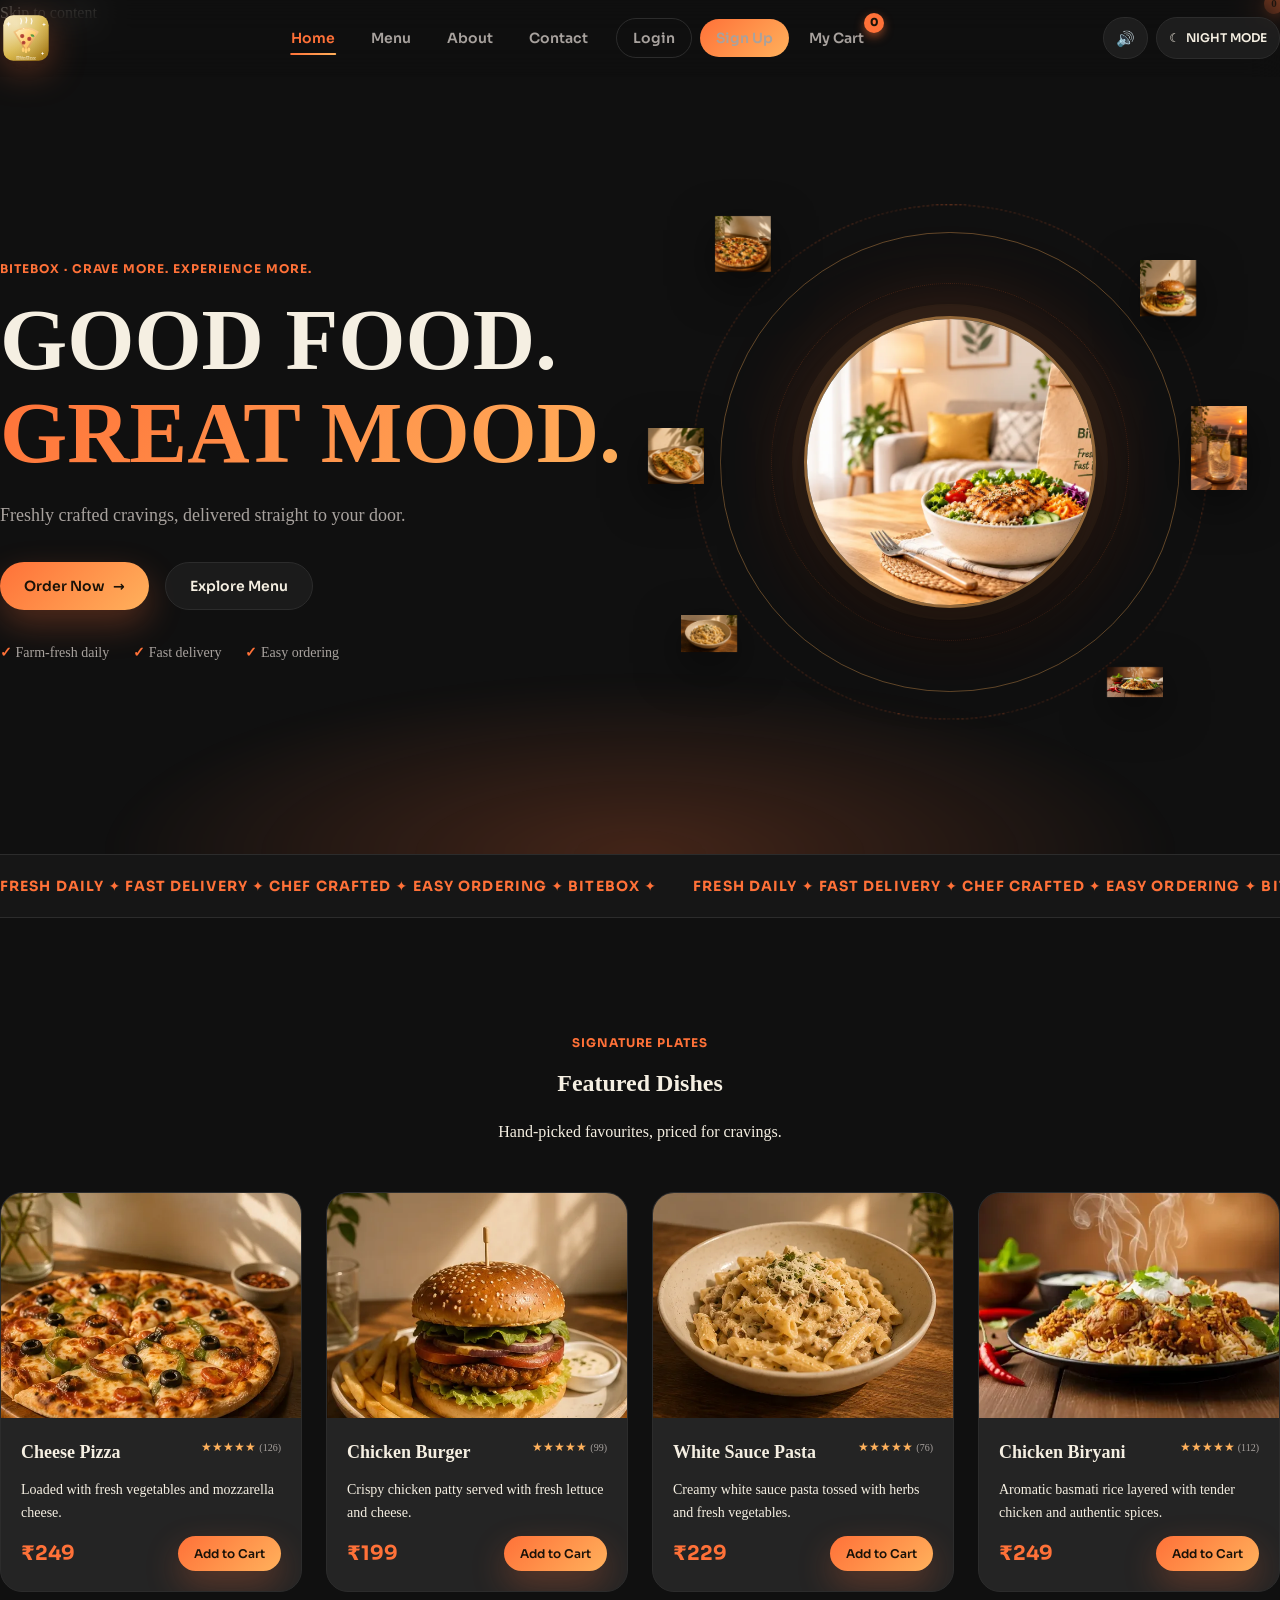
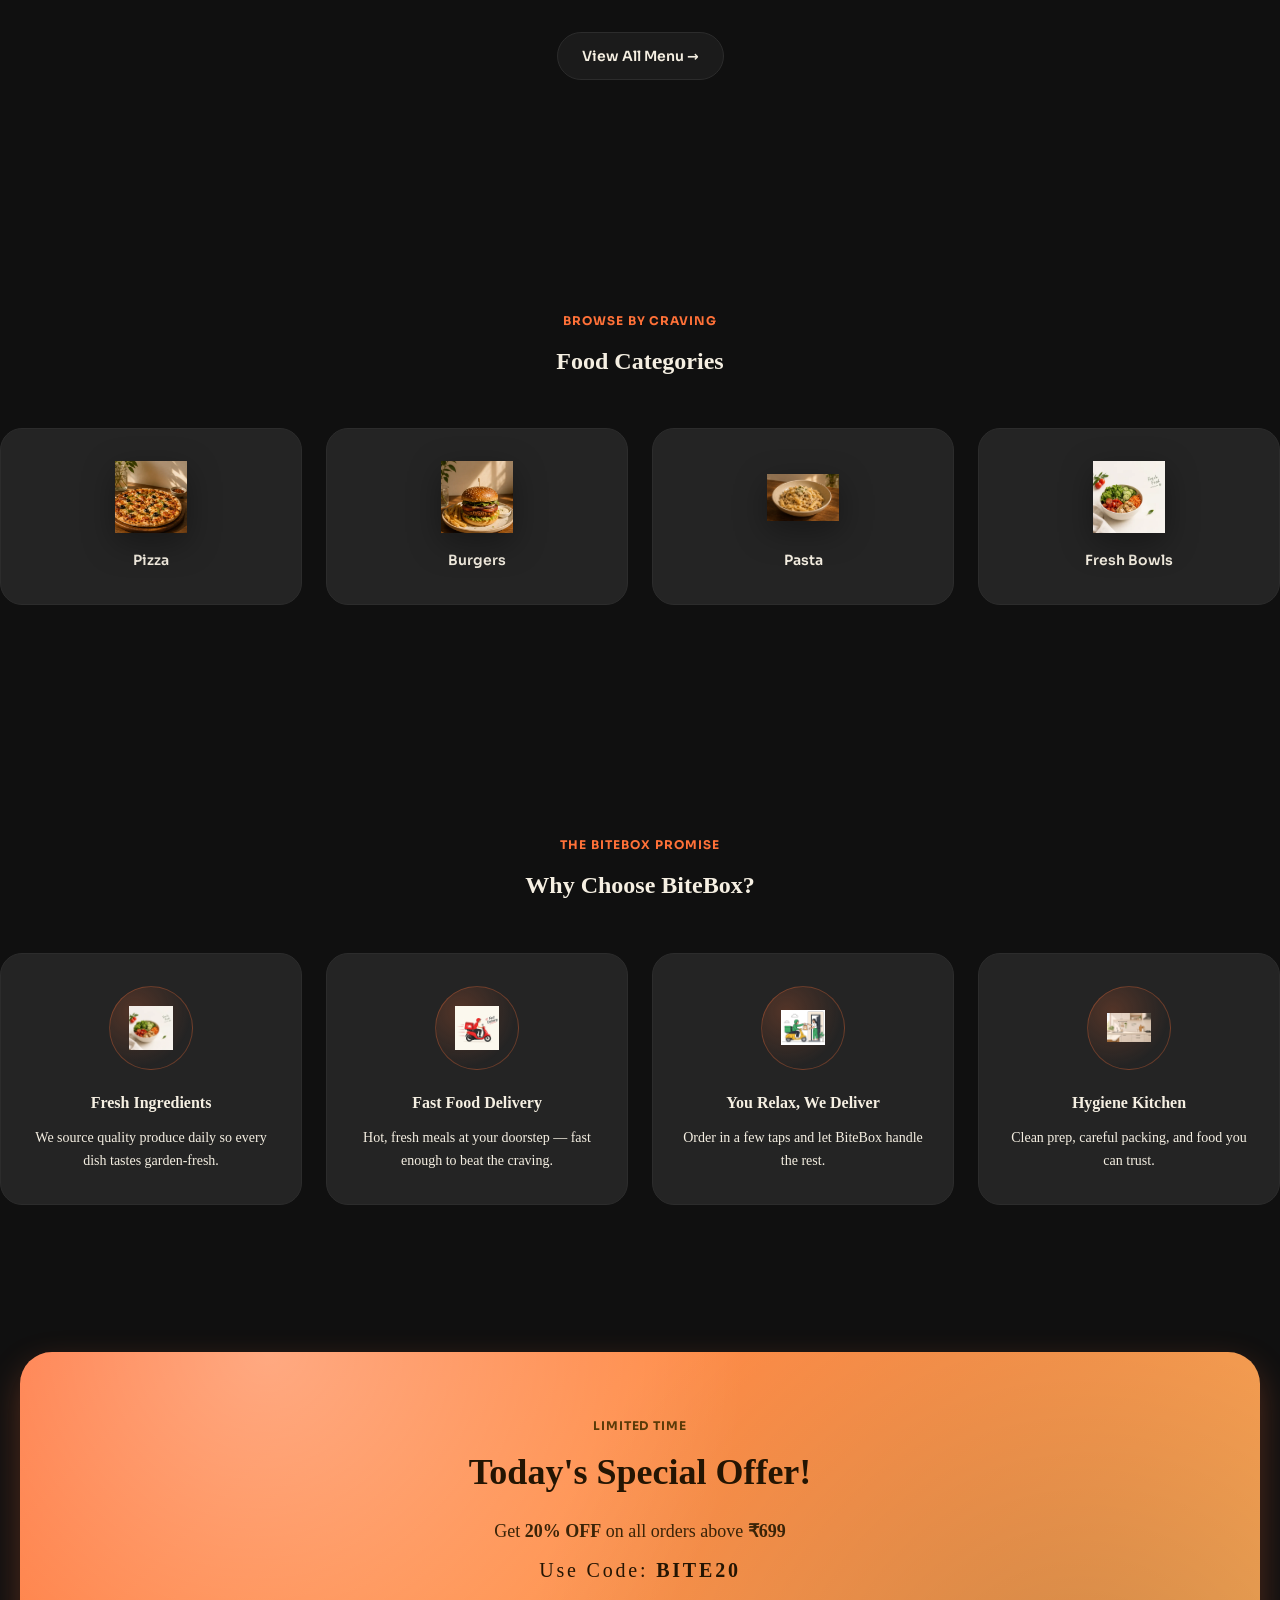
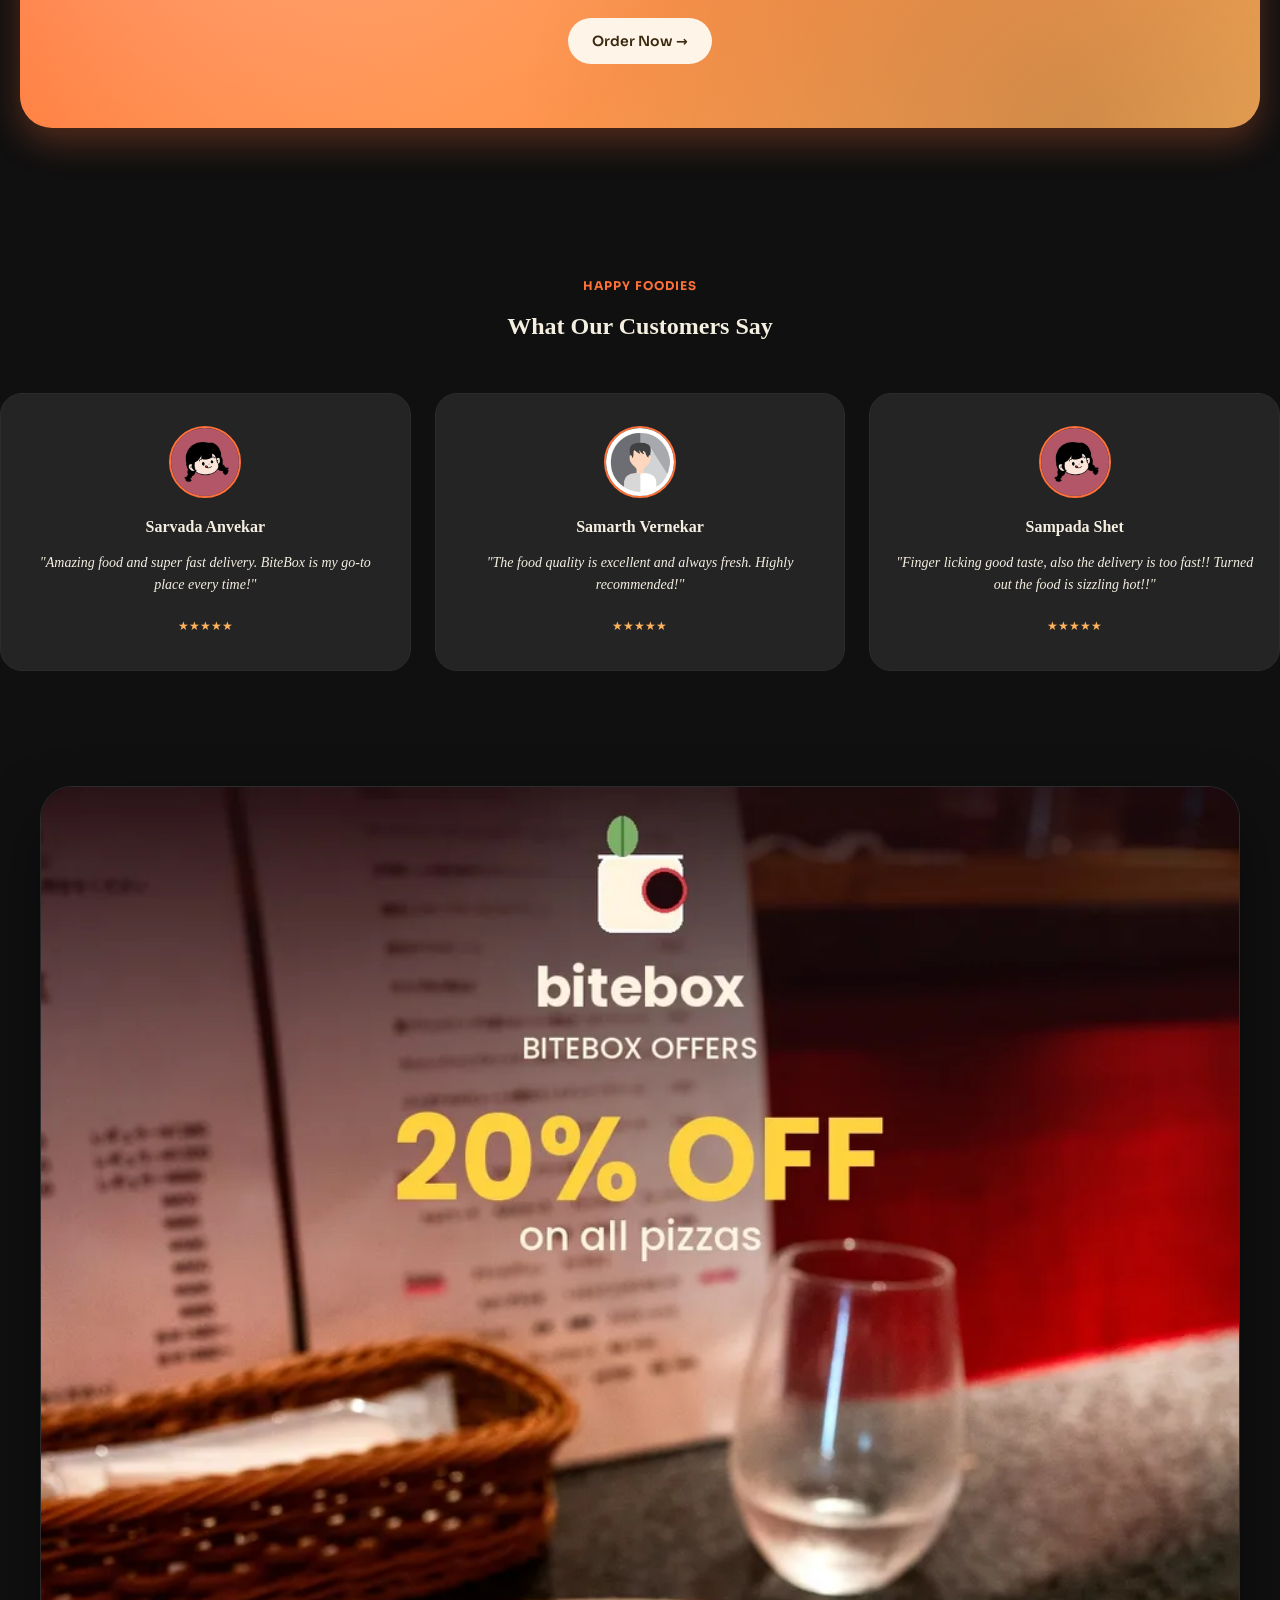
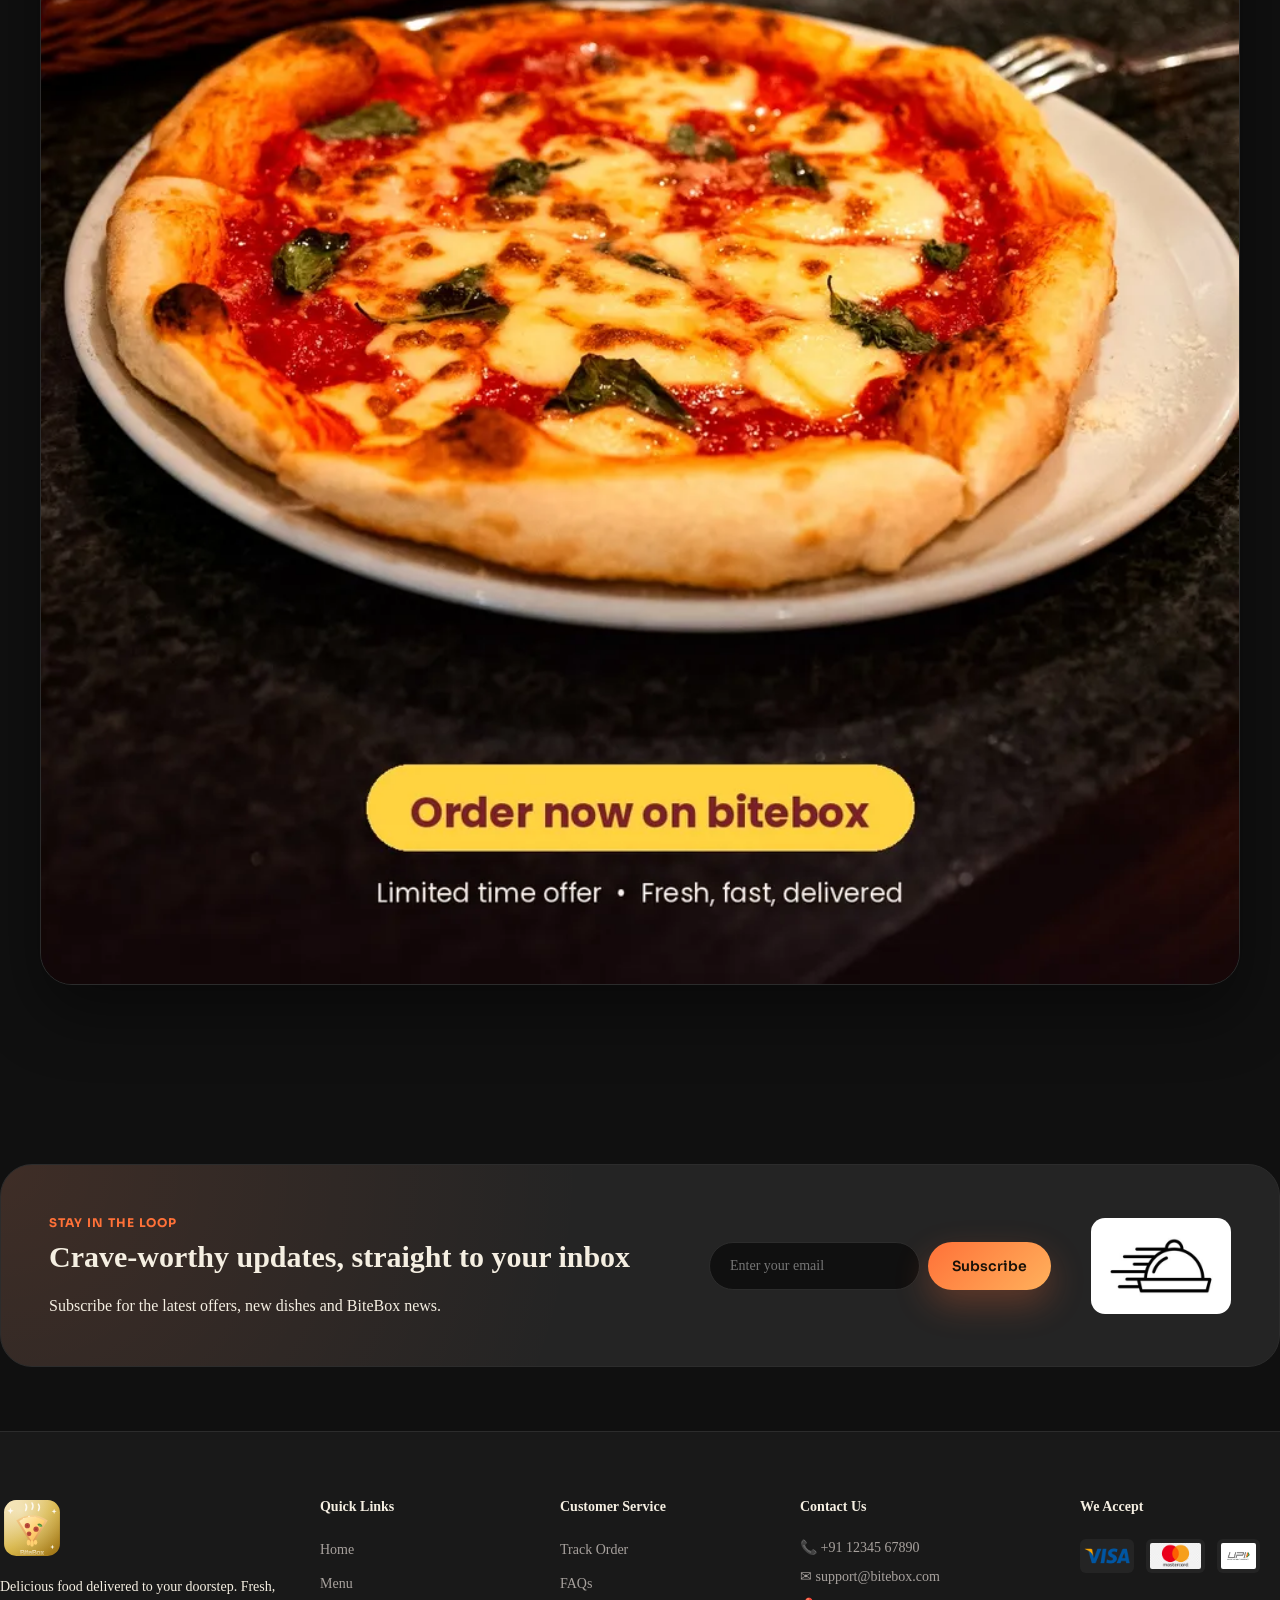
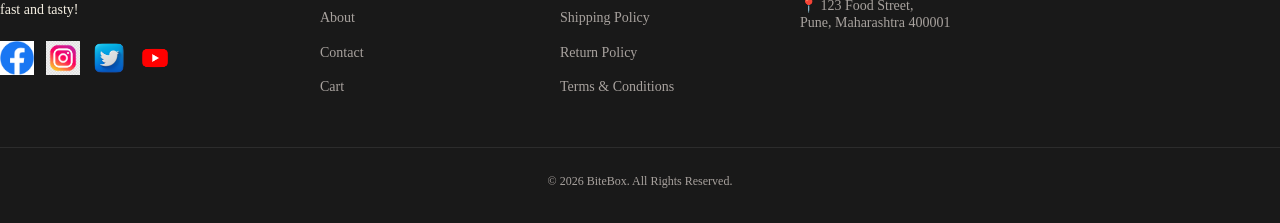
<file: index.html>
<!DOCTYPE html>
<html lang="en">
<head>
    <meta charset="UTF-8">
    <meta name="viewport" content="width=device-width, initial-scale=1.0">
    <link rel="icon" type="image/svg+xml" href="./assets/images/logo.svg">
    <link rel="icon" type="image/png" sizes="32x32" href="./assets/images/opt/favicon-32.png">
    <link rel="apple-touch-icon" href="./assets/images/opt/apple-touch-icon.png">
    <title>BiteBox — Crave More. Experience More.</title>
    <meta name="description" content="BiteBox — freshly crafted cravings, delivered straight to your door.">

    <link rel="preconnect" href="https://fonts.googleapis.com">
    <link rel="preconnect" href="https://fonts.gstatic.com" crossorigin>
    <link href="https://fonts.googleapis.com/css2?family=Great+Vibes&family=Inter:wght@400;500;600&family=Sora:wght@600;700;800&display=swap" rel="stylesheet">

    <link rel="stylesheet" href="./css/reset.css">
    <link rel="stylesheet" href="./css/variables.css">
    <link rel="stylesheet" href="./css/home.css">

    <meta property="og:type" content="website">
    <meta property="og:site_name" content="BiteBox">
    <meta property="og:title" content="BiteBox — Crave More. Experience More.">
    <meta property="og:description" content="BiteBox — freshly crafted cravings, delivered straight to your door.">
</head>
<body>
    <a class="skip-link" href="#main">Skip to content</a>

    <!-- ================= HEADER ================= -->
    <header class="site-header" id="site-header">
        <div class="nav-inner">
            <a class="logo" href="index.html" aria-label="BiteBox home">
                <img src="./assets/images/logo.svg" alt="BiteBox">
            </a>

            <nav class="main-nav" id="main-nav" aria-label="Primary">
                <a href="index.html" aria-current="page">Home</a>
                <a href="menu.html">Menu</a>
                <a href="about.html">About</a>
                <a href="contact.html">Contact</a>
                <a href="cart.html" class="nav-cart">My Cart</a>
            </nav>

            <div class="nav-actions">
                <button type="button" id="audio-toggle" class="icon-btn" aria-label="Toggle sound" aria-pressed="true" title="Sound on/off">
                    <span class="audio-icon" aria-hidden="true">🔊</span>
                </button>
                <button type="button" id="theme-toggle" class="theme-toggle" aria-label="Toggle theme">
                    <span class="theme-icon" aria-hidden="true">☾</span>
                    <span class="theme-text">NIGHT</span>
                </button>
                <button type="button" id="nav-toggle" class="nav-toggle" aria-label="Open menu" aria-expanded="false" aria-controls="main-nav">
                    <span></span><span></span><span></span>
                </button>
            </div>
        </div>
    </header>

    <main id="main">

        <!-- ================= HERO ================= -->
        <section class="hero" id="top">
            <div class="hero-inner">
                <div class="hero-copy">
                    <p class="eyebrow reveal-hero">BiteBox · Crave More. Experience More.</p>
                    <h1 class="reveal-hero d1">GOOD FOOD.<br><span class="hero-accent">GREAT MOOD.</span></h1>
                    <p class="hero-sub reveal-hero d2">Freshly crafted cravings, delivered straight to your door.</p>
                    <div class="hero-actions reveal-hero d3">
                        <a class="btn btn-primary" href="menu.html">Order Now <span aria-hidden="true">→</span></a>
                        <a class="btn btn-ghost" href="#dishes">Explore Menu</a>
                    </div>
                    <ul class="trust-row reveal-hero d4">
                        <li>✓ Farm-fresh daily</li>
                        <li>✓ Fast delivery</li>
                        <li>✓ Easy ordering</li>
                    </ul>
                </div>

                <div class="hero-visual" id="hero-visual" aria-hidden="true">
                    <div class="hero-stage" id="hero-stage">
                        <div class="hero-ring ring-1"></div>
                        <div class="hero-ring ring-2"></div>
                        <div class="hero-ring ring-3"></div>
                        <div class="hero-plate">
                            <img src="./assets/images/opt/heropage.webp" alt="Signature dish" fetchpriority="high">
                        </div>
                        <img class="float-item f1" src="./assets/images/opt/pizza.webp" alt="">
                        <img class="float-item f2" src="./assets/images/opt/burger.webp" alt="">
                        <img class="float-item f3" src="./assets/images/opt/pasta.webp" alt="">
                        <img class="float-item f4" src="./assets/images/opt/chickenbiryani.webp" alt="">
                        <img class="float-item f5" src="./assets/images/opt/garlic_bread.webp" alt="">
                        <img class="float-item f6" src="./assets/images/opt/soda.webp" alt="">
                    </div>
                </div>
            </div>
            <div class="hero-glow" aria-hidden="true"></div>
        </section>

        <!-- ================= MARQUEE ================= -->
        <div class="marquee" aria-hidden="true">
            <div class="marquee-track">
                <span>Fresh Daily ✦ Fast Delivery ✦ Chef Crafted ✦ Easy Ordering ✦ BiteBox ✦&nbsp;</span>
                <span>Fresh Daily ✦ Fast Delivery ✦ Chef Crafted ✦ Easy Ordering ✦ BiteBox ✦&nbsp;</span>
            </div>
        </div>

        <!-- ================= FEATURED DISHES ================= -->
        <section class="section dishes" id="dishes">
            <div class="section-head">
                <p class="eyebrow">Signature Plates</p>
                <h2>Featured Dishes</h2>
                <p>Hand-picked favourites, priced for cravings.</p>
            </div>
            <div class="grid grid-dishes">
                <article class="food-card" data-category="Pizza">
                    <div class="food-media"><img src="./assets/images/opt/pizza.webp" alt="Cheese Pizza" loading="lazy"></div>
                    <div class="food-body">
                        <div class="food-top"><h3>Cheese Pizza</h3><span class="rating">★★★★★ <small>(126)</small></span></div>
                        <p>Loaded with fresh vegetables and mozzarella cheese.</p>
                        <div class="food-foot">
                            <strong class="price">₹249</strong>
                            <button type="button" class="add-to-cart btn btn-primary btn-sm"
                                data-name="Cheese Pizza" data-price="249"
                                data-img="./assets/images/opt/pizza.webp" data-category="Pizza">Add to Cart</button>
                        </div>
                    </div>
                </article>

                <article class="food-card" data-category="Burgers">
                    <div class="food-media"><img src="./assets/images/opt/burger.webp" alt="Chicken Burger" loading="lazy"></div>
                    <div class="food-body">
                        <div class="food-top"><h3>Chicken Burger</h3><span class="rating">★★★★★ <small>(99)</small></span></div>
                        <p>Crispy chicken patty served with fresh lettuce and cheese.</p>
                        <div class="food-foot">
                            <strong class="price">₹199</strong>
                            <button type="button" class="add-to-cart btn btn-primary btn-sm"
                                data-name="Chicken Burger" data-price="199"
                                data-img="./assets/images/opt/burger.webp" data-category="Burgers">Add to Cart</button>
                        </div>
                    </div>
                </article>

                <article class="food-card" data-category="Pasta">
                    <div class="food-media"><img src="./assets/images/opt/pasta.webp" alt="White Sauce Pasta" loading="lazy"></div>
                    <div class="food-body">
                        <div class="food-top"><h3>White Sauce Pasta</h3><span class="rating">★★★★★ <small>(76)</small></span></div>
                        <p>Creamy white sauce pasta tossed with herbs and fresh vegetables.</p>
                        <div class="food-foot">
                            <strong class="price">₹229</strong>
                            <button type="button" class="add-to-cart btn btn-primary btn-sm"
                                data-name="White Sauce Pasta" data-price="229"
                                data-img="./assets/images/opt/pasta.webp" data-category="Pasta">Add to Cart</button>
                        </div>
                    </div>
                </article>

                <article class="food-card" data-category="Biryani">
                    <div class="food-media"><img src="./assets/images/opt/chickenbiryani.webp" alt="Chicken Biryani" loading="lazy"></div>
                    <div class="food-body">
                        <div class="food-top"><h3>Chicken Biryani</h3><span class="rating">★★★★★ <small>(112)</small></span></div>
                        <p>Aromatic basmati rice layered with tender chicken and authentic spices.</p>
                        <div class="food-foot">
                            <strong class="price">₹249</strong>
                            <button type="button" class="add-to-cart btn btn-primary btn-sm"
                                data-name="Chicken Biryani" data-price="249"
                                data-img="./assets/images/opt/chickenbiryani.webp" data-category="Biryani">Add to Cart</button>
                        </div>
                    </div>
                </article>
            </div>
            <div class="section-cta">
                <a class="btn btn-ghost" href="menu.html">View All Menu →</a>
            </div>
        </section>

        <!-- ================= CATEGORIES ================= -->
        <section class="section categories" id="categories">
            <div class="section-head">
                <p class="eyebrow">Browse By Craving</p>
                <h2>Food Categories</h2>
            </div>
            <div class="grid grid-cats">
                <a class="category-card" href="menu.html">
                    <img src="./assets/images/opt/pizza.webp" alt="Pizza" loading="lazy">
                    <span>Pizza</span>
                </a>
                <a class="category-card" href="menu.html">
                    <img src="./assets/images/opt/burger.webp" alt="Burgers" loading="lazy">
                    <span>Burgers</span>
                </a>
                <a class="category-card" href="menu.html">
                    <img src="./assets/images/opt/pasta.webp" alt="Pasta" loading="lazy">
                    <span>Pasta</span>
                </a>
                <a class="category-card" href="menu.html">
                    <img src="./assets/images/opt/fresh.webp" alt="Fresh Bowls" loading="lazy">
                    <span>Fresh Bowls</span>
                </a>
            </div>
        </section>

        <!-- ================= WHY CHOOSE ================= -->
        <section class="section why" id="why">
            <div class="section-head">
                <p class="eyebrow">The BiteBox Promise</p>
                <h2>Why Choose BiteBox?</h2>
            </div>
            <div class="grid grid-features">
                <article class="feature-card">
                    <div class="feature-icon"><img src="./assets/images/opt/fresh.webp" alt="Fresh ingredients" loading="lazy"></div>
                    <h3>Fresh Ingredients</h3>
                    <p>We source quality produce daily so every dish tastes garden-fresh.</p>
                </article>
                <article class="feature-card">
                    <div class="feature-icon"><img src="./assets/images/opt/fast.webp" alt="Fast delivery" loading="lazy"></div>
                    <h3>Fast Food Delivery</h3>
                    <p>Hot, fresh meals at your doorstep — fast enough to beat the craving.</p>
                </article>
                <article class="feature-card">
                    <div class="feature-icon"><img src="./assets/images/easy.png" alt="Easy ordering" loading="lazy"></div>
                    <h3>You Relax, We Deliver</h3>
                    <p>Order in a few taps and let BiteBox handle the rest.</p>
                </article>
                <article class="feature-card">
                    <div class="feature-icon"><img src="./assets/images/opt/hyg.webp" alt="Hygiene kitchen" loading="lazy"></div>
                    <h3>Hygiene Kitchen</h3>
                    <p>Clean prep, careful packing, and food you can trust.</p>
                </article>
            </div>
        </section>

        <!-- ================= OFFER ================= -->
        <section class="offer" id="offer">
            <div class="offer-inner">
                <p class="eyebrow">Limited Time</p>
                <h2>Today's Special Offer!</h2>
                <p class="offer-sub">Get <strong>20% OFF</strong> on all orders above <strong>₹699</strong></p>
                <p class="offer-code">Use Code: <strong>BITE20</strong></p>
                <a class="btn btn-light" href="menu.html">Order Now →</a>
            </div>
        </section>

        <!-- ================= TESTIMONIALS ================= -->
        <section class="section reviews" id="reviews">
            <div class="section-head">
                <p class="eyebrow">Happy Foodies</p>
                <h2>What Our Customers Say</h2>
            </div>
            <div class="grid grid-reviews">
                <article class="review-card">
                    <img class="review-avatar" src="./assets/images/customer.png" alt="Sarvada Anvekar" loading="lazy">
                    <h3>Sarvada Anvekar</h3>
                    <p>"Amazing food and super fast delivery. BiteBox is my go-to place every time!"</p>
                    <span class="rating">★★★★★</span>
                </article>
                <article class="review-card">
                    <img class="review-avatar" src="./assets/images/customer1.png" alt="Samarth Vernekar" loading="lazy">
                    <h3>Samarth Vernekar</h3>
                    <p>"The food quality is excellent and always fresh. Highly recommended!"</p>
                    <span class="rating">★★★★★</span>
                </article>
                <article class="review-card">
                    <img class="review-avatar" src="./assets/images/customer.png" alt="Sampada Shet" loading="lazy">
                    <h3>Sampada Shet</h3>
                    <p>"Finger licking good taste, also the delivery is too fast!! Turned out the food is sizzling hot!!"</p>
                    <span class="rating">★★★★★</span>
                </article>
            </div>
        </section>

        <!-- ================= VIDEO REEL ================= -->
        <section class="reel featured-video">
            <div class="reel-frame">
                <video src="./Black and Yellow Modern Pizza Sale Video.mp4"
                    poster="./assets/images/opt/bitebox_poster.webp"
                    autoplay loop muted playsinline preload="metadata"></video>
            </div>
        </section>

        <!-- ================= NEWSLETTER ================= -->
        <section class="newsletter" id="newsletter">
            <div class="newsletter-inner">
                <div class="newsletter-copy">
                    <p class="eyebrow">Stay in the Loop</p>
                    <h2>Crave-worthy updates, straight to your inbox</h2>
                    <p>Subscribe for the latest offers, new dishes and BiteBox news.</p>
                </div>
                <form class="newsletter-form" novalidate>
                    <label class="sr-only" for="newsletter-email">Email address</label>
                    <input id="newsletter-email" type="email" placeholder="Enter your email" required>
                    <button type="submit" class="btn btn-primary">Subscribe</button>
                </form>
                <img class="newsletter-img" src="./assets/images/newsletter-food.png" alt="Fresh food" loading="lazy">
            </div>
        </section>

    </main>

    <!-- ================= FOOTER ================= -->
    <footer class="site-footer">
        <div class="footer-inner">
            <div class="footer-brand">
                <img src="./assets/images/logo.svg" alt="BiteBox Logo">
                <p>Delicious food delivered to your doorstep. Fresh, fast and tasty!</p>
                <div class="socials">
                    <a href="#" aria-label="Facebook"><img src="./assets/images/facebook.png" alt=""></a>
                    <a href="#" aria-label="Instagram"><img src="./assets/images/instagram.png" alt=""></a>
                    <a href="#" aria-label="Twitter"><img src="./assets/images/twitter.png" alt=""></a>
                    <a href="#" aria-label="YouTube"><img src="./assets/images/youtube.png" alt=""></a>
                </div>
            </div>
            <div class="footer-col">
                <h3>Quick Links</h3>
                <a href="index.html">Home</a>
                <a href="menu.html">Menu</a>
                <a href="about.html">About</a>
                <a href="contact.html">Contact</a>
                <a href="cart.html">Cart</a>
            </div>
            <div class="footer-col">
                <h3>Customer Service</h3>
                <a href="#">Track Order</a>
                <a href="#">FAQs</a>
                <a href="#">Shipping Policy</a>
                <a href="#">Return Policy</a>
                <a href="#">Terms &amp; Conditions</a>
            </div>
            <div class="footer-col">
                <h3>Contact Us</h3>
                <p>📞 +91 12345 67890</p>
                <p>✉ support@bitebox.com</p>
                <p>📍 123 Food Street,<br>Pune, Maharashtra 400001</p>
            </div>
            <div class="footer-col">
                <h3>We Accept</h3>
                <div class="payments">
                    <img src="./assets/images/visa.png" alt="Visa" loading="lazy">
                    <img src="./assets/images/mastercard.png" alt="MasterCard" loading="lazy">
                    <img src="./assets/images/upi.png" alt="UPI" loading="lazy">
                </div>
            </div>
        </div>
        <div class="footer-bottom">© 2026 BiteBox. All Rights Reserved.</div>
    </footer>

    <script src="./file.js" defer></script>
    <script src="./js/home.js" defer></script>
</body>
</html>
</file>
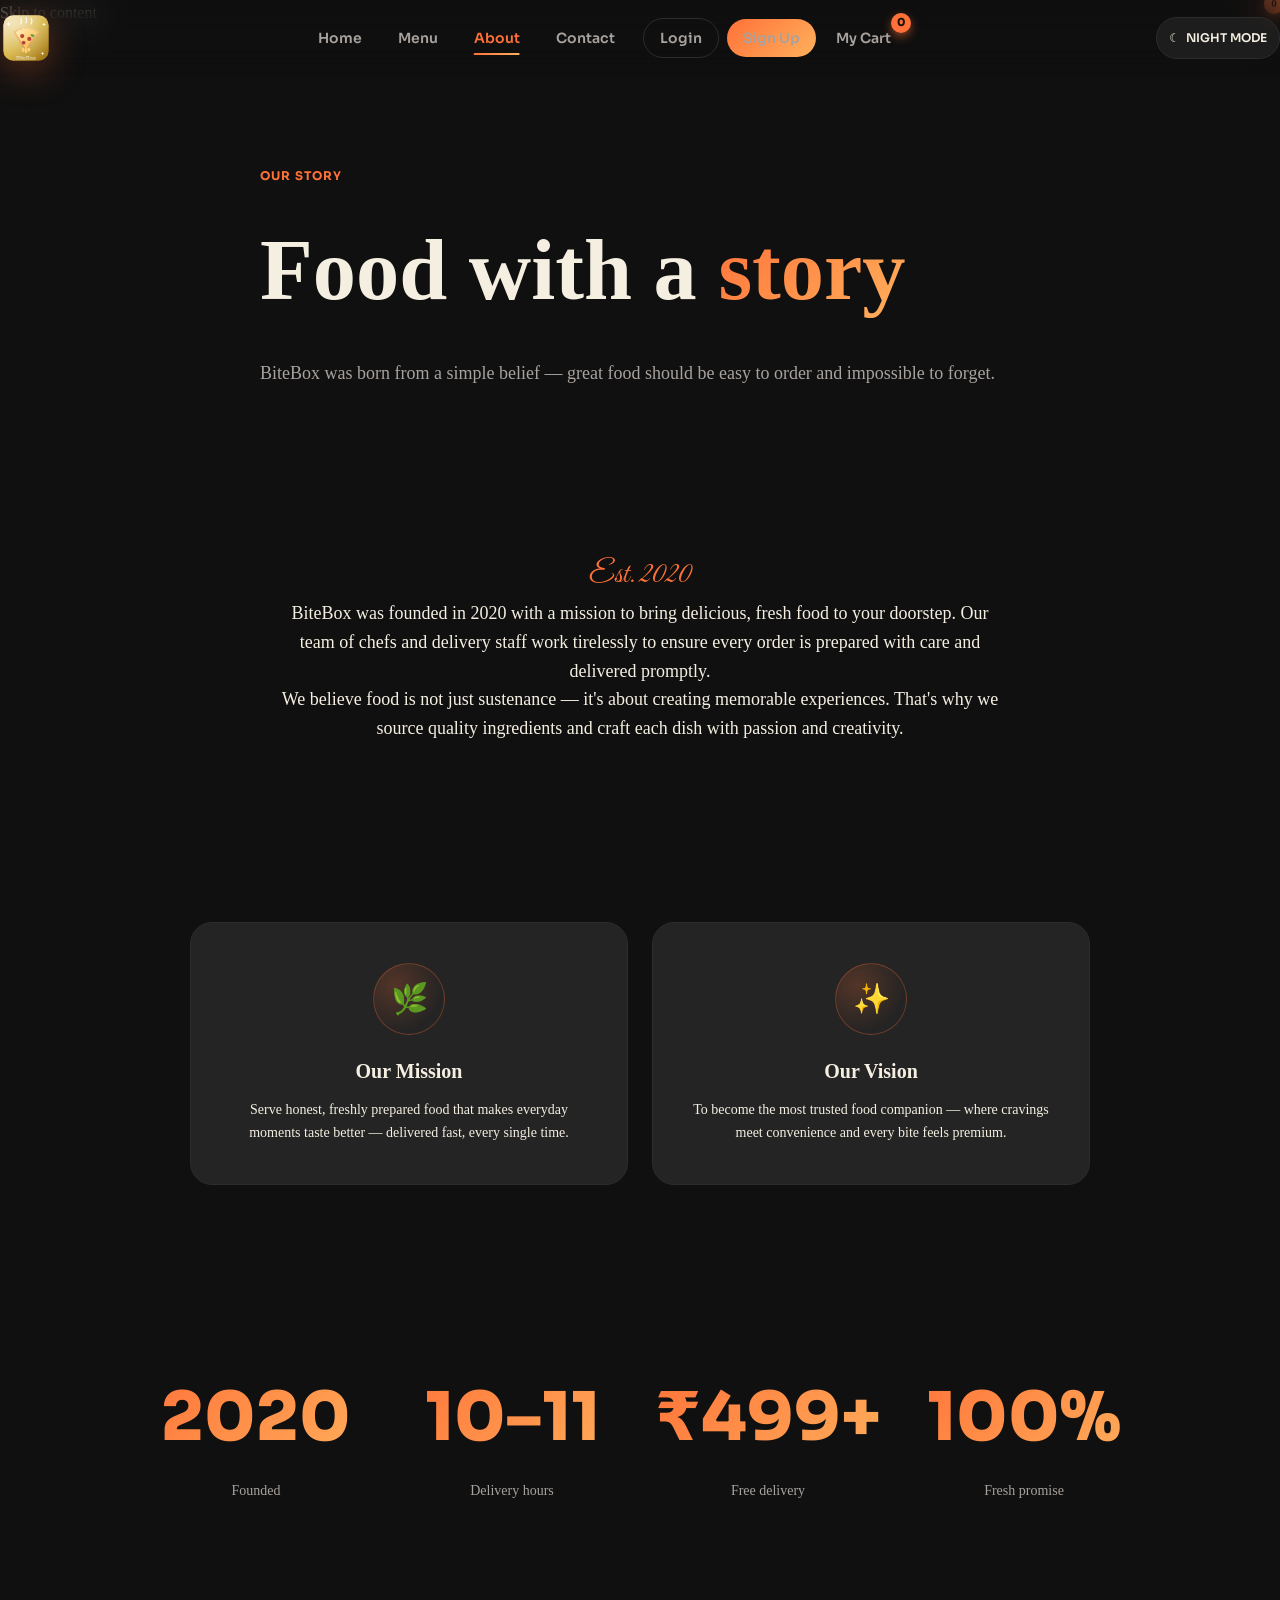
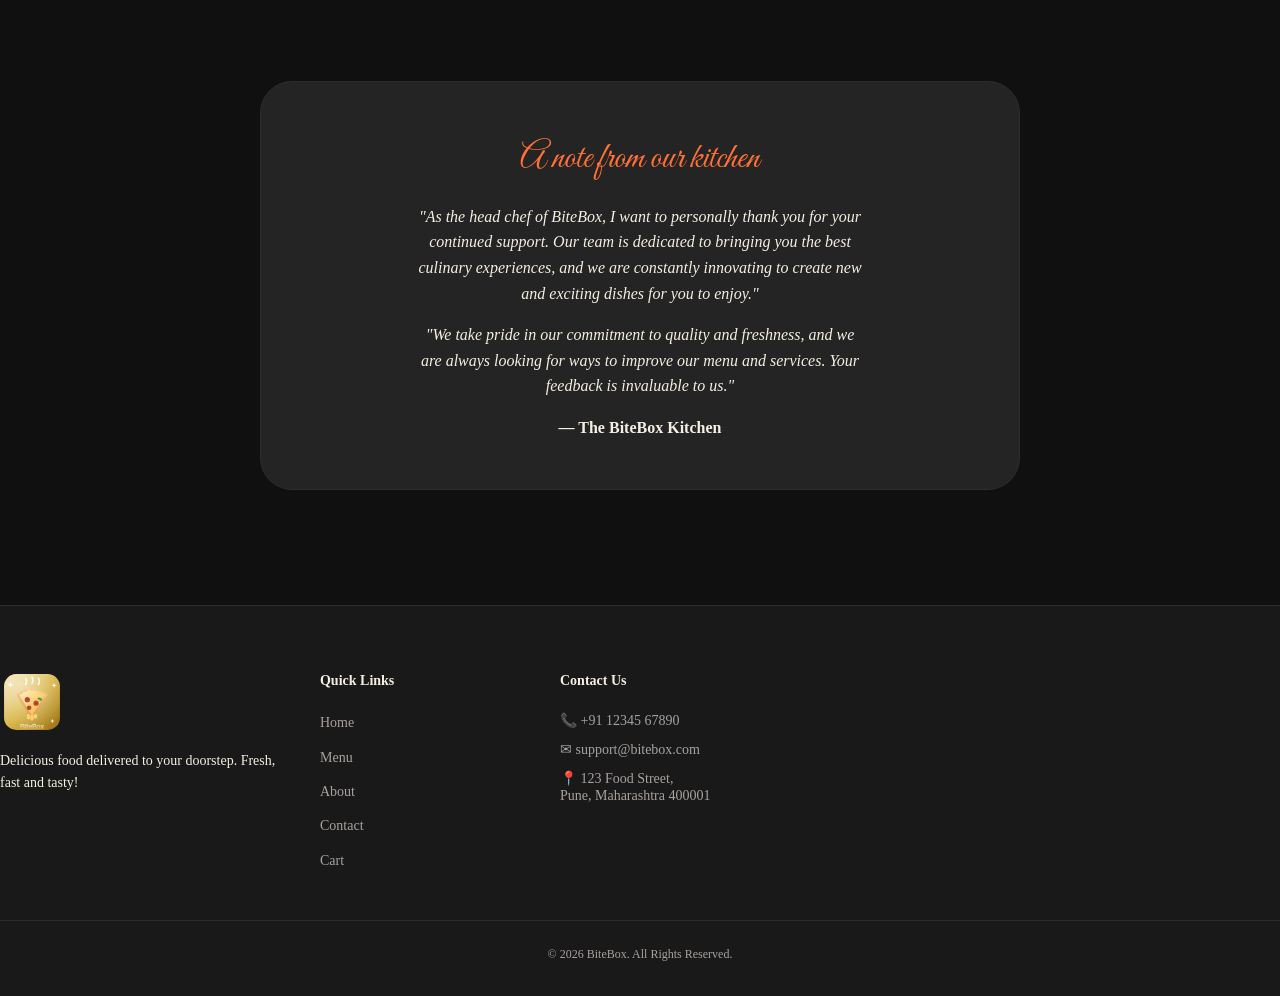
<file: about.html>
<!DOCTYPE html>
<html lang="en">
<head>
  <meta charset="UTF-8">
  <meta name="viewport" content="width=device-width, initial-scale=1.0">
    <link rel="icon" type="image/svg+xml" href="./assets/images/logo.svg">
    <link rel="icon" type="image/png" sizes="32x32" href="./assets/images/opt/favicon-32.png">
    <link rel="apple-touch-icon" href="./assets/images/opt/apple-touch-icon.png">
  <meta name="theme-color" content="#101010">
  <title>About | BiteBox</title>
    <meta name="description" content="Learn about BiteBox — our story, fresh ingredients and commitment to great food.">
  <link rel="preconnect" href="https://fonts.googleapis.com">
  <link rel="preconnect" href="https://fonts.gstatic.com" crossorigin>
  <link href="https://fonts.googleapis.com/css2?family=Great+Vibes&family=Inter:wght@400;500;600&family=Sora:wght@600;700;800&display=swap" rel="stylesheet">
  <link rel="stylesheet" href="./css/reset.css">
  <link rel="stylesheet" href="./css/variables.css">
  <link rel="stylesheet" href="./css/home.css">
  <link rel="stylesheet" href="./css/pages.css">

    <meta property="og:type" content="website">
    <meta property="og:site_name" content="BiteBox">
    <meta property="og:title" content="About | BiteBox">
    <meta property="og:description" content="Learn about BiteBox — our story, fresh ingredients and commitment to great food.">
</head>
<body>
    <a class="skip-link" href="#main">Skip to content</a>
  <header class="site-header" id="site-header">
    <div class="nav-inner">
      <a class="logo" href="index.html" aria-label="BiteBox home"><img src="./assets/images/logo.svg" alt="BiteBox"></a>
      <nav class="main-nav" id="main-nav" aria-label="Primary">
        <a href="index.html">Home</a>
        <a href="menu.html">Menu</a>
        <a href="about.html" aria-current="page">About</a>
        <a href="contact.html">Contact</a>
        <a href="cart.html" class="nav-cart">My Cart</a>
      </nav>
      <div class="nav-actions">
        <button type="button" id="theme-toggle" class="theme-toggle" aria-label="Toggle theme"><span class="theme-icon" aria-hidden="true">☾</span><span class="theme-text">NIGHT</span></button>
        <button type="button" id="nav-toggle" class="nav-toggle" aria-label="Open menu" aria-expanded="false" aria-controls="main-nav"><span></span><span></span><span></span></button>
      </div>
    </div>
  </header>

  <main id="main">
    <section class="hero page-hero">
      <div class="page-hero-inner container">
        <p class="eyebrow">Our story</p>
        <h1>Food with a <span class="hero-accent">story</span></h1>
        <p class="page-hero-sub">BiteBox was born from a simple belief — great food should be easy to order and impossible to forget.</p>
      </div>
    </section>

    <section class="section">
      <div class="about-story">
        <p class="script">Est. 2020</p>
        <p>BiteBox was founded in 2020 with a mission to bring delicious, fresh food to your doorstep. Our team of chefs and delivery staff work tirelessly to ensure every order is prepared with care and delivered promptly.</p>
        <p>We believe food is not just sustenance — it's about creating memorable experiences. That's why we source quality ingredients and craft each dish with passion and creativity.</p>
      </div>
    </section>

    <section class="section" style="padding-top:0">
      <div class="mission-grid">
        <article class="mission-card">
          <div class="m-icon">🌿</div>
          <h3>Our Mission</h3>
          <p>Serve honest, freshly prepared food that makes everyday moments taste better — delivered fast, every single time.</p>
        </article>
        <article class="mission-card">
          <div class="m-icon">✨</div>
          <h3>Our Vision</h3>
          <p>To become the most trusted food companion — where cravings meet convenience and every bite feels premium.</p>
        </article>
      </div>
    </section>

    <section class="section" style="padding-top:0">
      <div class="stats-band">
        <div class="stat-item"><div class="stat-num">2020</div><div class="stat-label">Founded</div></div>
        <div class="stat-item"><div class="stat-num">10–11</div><div class="stat-label">Delivery hours</div></div>
        <div class="stat-item"><div class="stat-num">₹499+</div><div class="stat-label">Free delivery</div></div>
        <div class="stat-item"><div class="stat-num">100%</div><div class="stat-label">Fresh promise</div></div>
      </div>
    </section>

    <section class="section" style="padding-top:0">
      <div class="chef-note">
        <span class="script">A note from our kitchen</span>
        <p><em>"As the head chef of BiteBox, I want to personally thank you for your continued support. Our team is dedicated to bringing you the best culinary experiences, and we are constantly innovating to create new and exciting dishes for you to enjoy."</em></p>
        <p><em>"We take pride in our commitment to quality and freshness, and we are always looking for ways to improve our menu and services. Your feedback is invaluable to us."</em></p>
        <p><strong>— The BiteBox Kitchen</strong></p>
      </div>
    </section>
  </main>

  <footer class="site-footer">
    <div class="footer-inner">
      <div class="footer-brand"><img src="./assets/images/logo.svg" alt="BiteBox Logo"><p>Delicious food delivered to your doorstep. Fresh, fast and tasty!</p></div>
      <div class="footer-col"><h3>Quick Links</h3><a href="index.html">Home</a><a href="menu.html">Menu</a><a href="about.html">About</a><a href="contact.html">Contact</a><a href="cart.html">Cart</a></div>
      <div class="footer-col"><h3>Contact Us</h3><p>📞 +91 12345 67890</p><p>✉ support@bitebox.com</p><p>📍 123 Food Street,<br>Pune, Maharashtra 400001</p></div>
    </div>
    <div class="footer-bottom">© 2026 BiteBox. All Rights Reserved.</div>
  </footer>

  <script src="./file.js" defer></script>
</body>
</html>
</file>
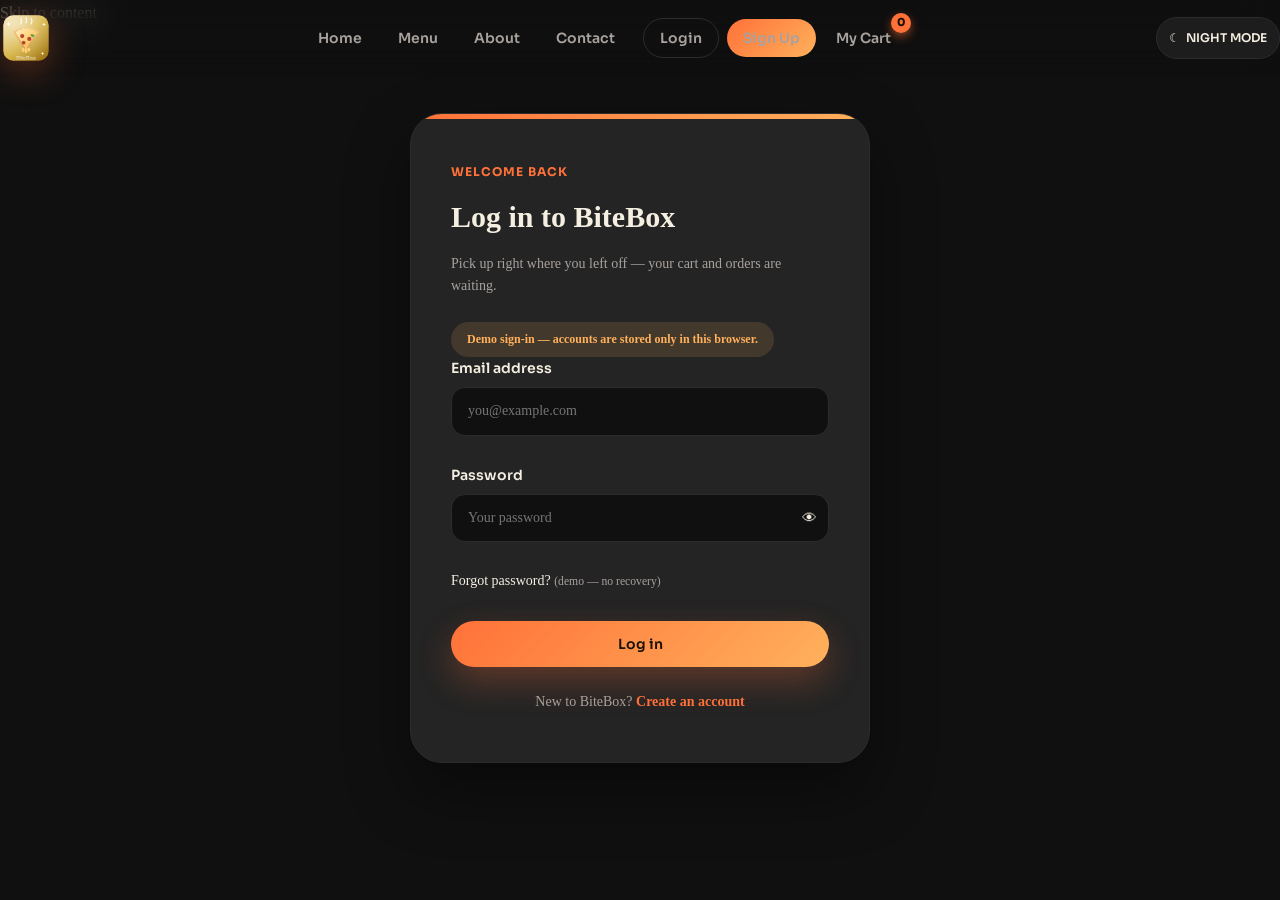
<file: account.html>
<!DOCTYPE html>
<html lang="en">
<head>
  <meta charset="UTF-8">
  <meta name="viewport" content="width=device-width, initial-scale=1.0">
    <link rel="icon" type="image/svg+xml" href="./assets/images/logo.svg">
    <link rel="icon" type="image/png" sizes="32x32" href="./assets/images/opt/favicon-32.png">
    <link rel="apple-touch-icon" href="./assets/images/opt/apple-touch-icon.png">
  <meta name="theme-color" content="#101010">
  <title>My Account | BiteBox</title>
    <meta name="description" content="Your BiteBox account — profile and order overview.">
  <link rel="preconnect" href="https://fonts.googleapis.com">
  <link rel="preconnect" href="https://fonts.gstatic.com" crossorigin>
  <link href="https://fonts.googleapis.com/css2?family=Inter:wght@400;500;600&family=Sora:wght@600;700;800&display=swap" rel="stylesheet">
  <link rel="stylesheet" href="./css/reset.css">
  <link rel="stylesheet" href="./css/variables.css">
  <link rel="stylesheet" href="./css/home.css">
  <link rel="stylesheet" href="./css/commerce.css">
  <link rel="stylesheet" href="./css/account.css">

    <meta property="og:type" content="website">
    <meta property="og:site_name" content="BiteBox">
    <meta property="og:title" content="My Account | BiteBox">
    <meta property="og:description" content="Your BiteBox account — profile and order overview.">
</head>
<body>
    <a class="skip-link" href="#main">Skip to content</a>
  <header class="site-header" id="site-header">
    <div class="nav-inner">
      <a class="logo" href="index.html" aria-label="BiteBox home"><img src="./assets/images/logo.svg" alt="BiteBox"></a>
      <nav class="main-nav" id="main-nav" aria-label="Primary">
        <a href="index.html">Home</a>
        <a href="menu.html">Menu</a>
        <a href="about.html">About</a>
        <a href="contact.html">Contact</a>
        <a href="cart.html" class="nav-cart">My Cart</a>
      </nav>
      <div class="nav-actions">
        <button type="button" id="theme-toggle" class="theme-toggle" aria-label="Toggle theme"><span class="theme-icon" aria-hidden="true">☾</span><span class="theme-text">NIGHT</span></button>
        <button type="button" id="nav-toggle" class="nav-toggle" aria-label="Open menu" aria-expanded="false" aria-controls="main-nav"><span></span><span></span><span></span></button>
      </div>
    </div>
  </header>

  <main id="main" class="commerce-page">
    <section class="account-hero">
      <div class="container">
        <p class="eyebrow">Your BiteBox account</p>
        <h1>My Account</h1>
      </div>
    </section>

    <section class="section">
      <div class="container account-grid">

        <aside class="profile-card">
          <div class="avatar" id="avatar">?</div>
          <h2 id="profile-name">—</h2>
          <p class="profile-email" id="profile-email"></p>
          <dl class="profile-meta">
            <div><dt>Phone</dt><dd id="profile-phone">—</dd></div>
            <div><dt>Member since</dt><dd id="profile-since">—</dd></div>
          </dl>
          <div class="profile-actions">
            <a class="btn btn-ghost" href="orders.html">View order history</a>
            <button type="button" class="btn btn-ghost" id="logout-btn">Log out</button>
          </div>
          <p class="demo-note" style="margin-top:var(--space-5)">Demo account — data stays in this browser.</p>
        </aside>

        <div>
          <div class="dash-card">
            <h2>Account overview</h2>
            <div class="stat-row">
              <div class="stat"><strong id="stat-orders">0</strong><span>Orders</span></div>
              <div class="stat"><strong id="stat-spent">₹0</strong><span>Total spent</span></div>
              <div class="stat"><strong id="stat-items">0</strong><span>Items ordered</span></div>
            </div>
            <h2 style="font-size:var(--text-lg);margin-bottom:var(--space-4)">Recent orders</h2>
            <div id="recent-orders"></div>
            <a class="edit-cart" href="orders.html">View all orders →</a>
          </div>

          <div class="dash-card">
            <h2>Edit profile</h2>
            <form class="edit-form" id="profile-form" novalidate>
              <div class="field">
                <label for="pf-name">Full name</label>
                <input id="pf-name" name="name" type="text" required>
              </div>
              <div class="field">
                <label for="pf-email">Email address</label>
                <input id="pf-email" type="email" disabled>
                <small class="muted">Email can't be changed in demo mode.</small>
              </div>
              <div class="field">
                <label for="pf-phone">Phone number</label>
                <input id="pf-phone" name="phone" type="tel" inputmode="numeric" maxlength="10" placeholder="10-digit mobile">
              </div>
              <p class="form-msg" id="profile-msg" role="status"></p>
              <div style="display:flex;gap:var(--space-3)">
                <button type="submit" class="btn btn-primary">Save changes</button>
                <button type="button" class="btn btn-ghost" id="profile-cancel">Cancel</button>
              </div>
            </form>
          </div>
        </div>

      </div>
    </section>
  </main>

  <footer class="site-footer">
    <div class="footer-inner">
      <div class="footer-brand"><img src="./assets/images/logo.svg" alt="BiteBox Logo"><p>Delicious food delivered to your doorstep.</p></div>
      <div class="footer-col"><h3>Quick Links</h3><a href="index.html">Home</a><a href="menu.html">Menu</a><a href="about.html">About</a><a href="contact.html">Contact</a><a href="cart.html">Cart</a></div>
      <div class="footer-col"><h3>Contact Us</h3><p>📞 +91 12345 67890</p><p>✉ support@bitebox.com</p></div>
    </div>
    <div class="footer-bottom">© 2026 BiteBox. All Rights Reserved.</div>
  </footer>

  <script src="./file.js" defer></script>
  <script src="./js/api.js" defer></script>
  <script src="./js/auth.js" defer></script>
  <script src="./js/account.js" defer></script>
</body>
</html>
</file>
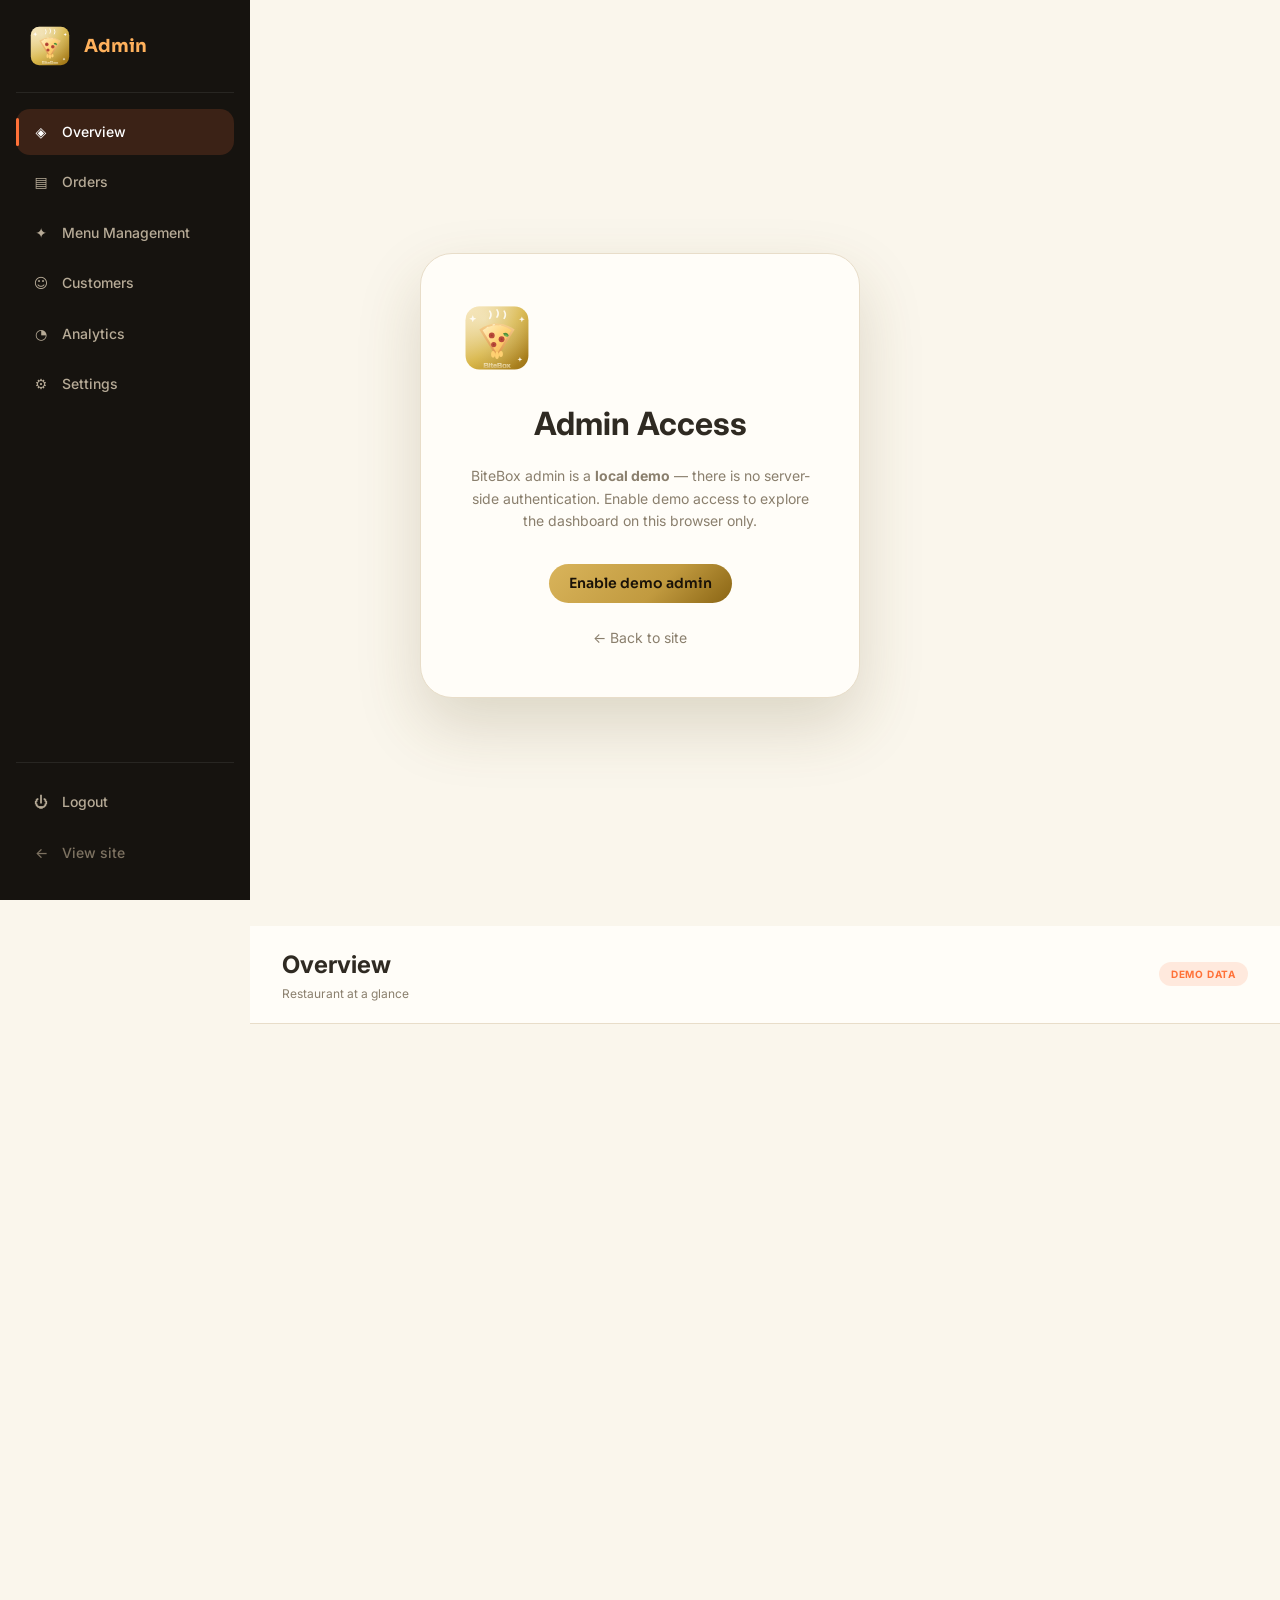
<file: admin.html>
<!DOCTYPE html>
<html lang="en">
<head>
  <meta charset="UTF-8">
  <meta name="viewport" content="width=device-width, initial-scale=1.0">
    <link rel="icon" type="image/svg+xml" href="./assets/images/logo.svg">
    <link rel="icon" type="image/png" sizes="32x32" href="./assets/images/opt/favicon-32.png">
    <link rel="apple-touch-icon" href="./assets/images/opt/apple-touch-icon.png">
  <meta name="theme-color" content="#101010">
  <meta name="robots" content="noindex">
  <title>Admin | BiteBox</title>
    <meta name="description" content="BiteBox restaurant admin dashboard.">
  <link rel="preconnect" href="https://fonts.googleapis.com">
  <link rel="preconnect" href="https://fonts.gstatic.com" crossorigin>
  <link href="https://fonts.googleapis.com/css2?family=Inter:wght@400;500;600&family=Sora:wght@600;700;800&display=swap" rel="stylesheet">
  <link rel="stylesheet" href="./css/reset.css">
  <link rel="stylesheet" href="./css/variables.css">
  <link rel="stylesheet" href="./css/admin.css">

    <meta property="og:type" content="website">
    <meta property="og:site_name" content="BiteBox">
    <meta property="og:title" content="Admin | BiteBox">
    <meta property="og:description" content="BiteBox restaurant admin dashboard.">
</head>
<body class="admin-body">
    <a class="skip-link" href="#main">Skip to content</a>

  <!-- Gate screen (shown until demo admin is enabled) -->
  <div class="admin-gate" id="admin-gate" hidden>
    <div class="gate-card">
      <img src="./assets/images/logo.svg" alt="BiteBox" class="gate-logo">
      <h1>Admin Access</h1>
      <p class="muted">BiteBox admin is a <strong>local demo</strong> — there is no server-side authentication. Enable demo access to explore the dashboard on this browser only.</p>
      <button type="button" class="btn-gate" id="gate-enable">Enable demo admin</button>
      <a href="index.html" class="gate-back">← Back to site</a>
    </div>
  </div>

  <div class="admin-shell" id="admin-shell" hidden>
    <!-- Sidebar -->
    <aside class="admin-sidebar" id="admin-sidebar">
      <a class="admin-brand" href="index.html">
        <img src="./assets/images/logo.svg" alt="BiteBox">
        <span>Admin</span>
      </a>
      <nav class="admin-nav" id="admin-nav">
        <a href="#overview" class="active" data-section="overview"><span class="nav-ico">◈</span>Overview</a>
        <a href="#orders" data-section="orders"><span class="nav-ico">▤</span>Orders</a>
        <a href="#menu" data-section="menu"><span class="nav-ico">✦</span>Menu Management</a>
        <a href="#customers" data-section="customers"><span class="nav-ico">☺</span>Customers</a>
        <a href="#analytics" data-section="analytics"><span class="nav-ico">◔</span>Analytics</a>
        <a href="#settings" data-section="settings"><span class="nav-ico">⚙</span>Settings</a>
      </nav>
      <div class="admin-sidebar-foot">
        <a href="#" id="admin-logout"><span class="nav-ico">⏻</span>Logout</a>
        <a href="index.html" class="back-site"><span class="nav-ico">←</span>View site</a>
      </div>
    </aside>
    <div class="admin-scrim" id="admin-scrim"></div>

    <!-- Main -->
    <div class="admin-main">
      <header class="admin-topbar">
        <button type="button" class="admin-burger" id="admin-burger" aria-label="Toggle navigation">☰</button>
        <div>
          <h1 id="section-title">Overview</h1>
          <p class="muted" id="section-sub">Restaurant at a glance</p>
        </div>
        <span class="demo-badge">Demo data</span>
      </header>

      <main id="main" class="admin-content">
        <section class="adm-section" id="sec-overview"></section>
        <section class="adm-section" id="sec-orders" hidden></section>
        <section class="adm-section" id="sec-menu" hidden></section>
        <section class="adm-section" id="sec-customers" hidden></section>
        <section class="adm-section" id="sec-analytics" hidden></section>
        <section class="adm-section" id="sec-settings" hidden></section>
      </main>
    </div>
  </div>

  <!-- Item form modal -->
  <div class="adm-modal" id="item-modal" hidden>
    <div class="adm-modal-card" role="dialog" aria-modal="true" aria-labelledby="item-modal-title">
      <div class="adm-modal-head">
        <h2 id="item-modal-title">Add menu item</h2>
        <button type="button" class="adm-close" id="item-modal-close" aria-label="Close">✕</button>
      </div>
      <form id="item-form" class="adm-form" novalidate>
        <input type="hidden" id="f-id">
        <div class="adm-field"><label for="f-name">Food name *</label><input id="f-name" required></div>
        <div class="adm-field"><label for="f-desc">Description</label><textarea id="f-desc" rows="2"></textarea></div>
        <div class="adm-row">
          <div class="adm-field"><label for="f-price">Price (₹) *</label><input id="f-price" type="number" min="1" step="1" required></div>
          <div class="adm-field"><label for="f-category">Category *</label><input id="f-category" list="cat-list" required><datalist id="cat-list"></datalist></div>
        </div>
        <div class="adm-field"><label for="f-image">Image URL / path</label><input id="f-image" placeholder="./assets/images/opt/pizza.webp"><img id="f-preview" class="img-preview" alt="" hidden></div>
        <div class="adm-field"><label for="f-rating">Rating (0–5)</label><input id="f-rating" type="number" min="0" max="5" step="0.1" value="4.5"></div>
        <div class="adm-field"><label for="f-reviews">Reviews count</label><input id="f-reviews" type="number" min="0" value="0"></div>
        <div class="adm-field adm-check"><label><input type="checkbox" id="f-available" checked> Available</label></div>
        <p class="form-msg" id="item-form-msg" role="status"></p>
        <div class="adm-modal-foot">
          <button type="button" class="btn-ghost-sm" id="item-cancel">Cancel</button>
          <button type="submit" class="btn-gate" id="item-save">Save item</button>
        </div>
      </form>
    </div>
  </div>

  <div class="adm-toast" id="adm-toast" role="status" aria-live="polite"></div>

  <script src="./js/pricing.js" defer></script>
  <script src="./js/api.js" defer></script>
  <script src="./js/admin.js" defer></script>
</body>
</html>
</file>
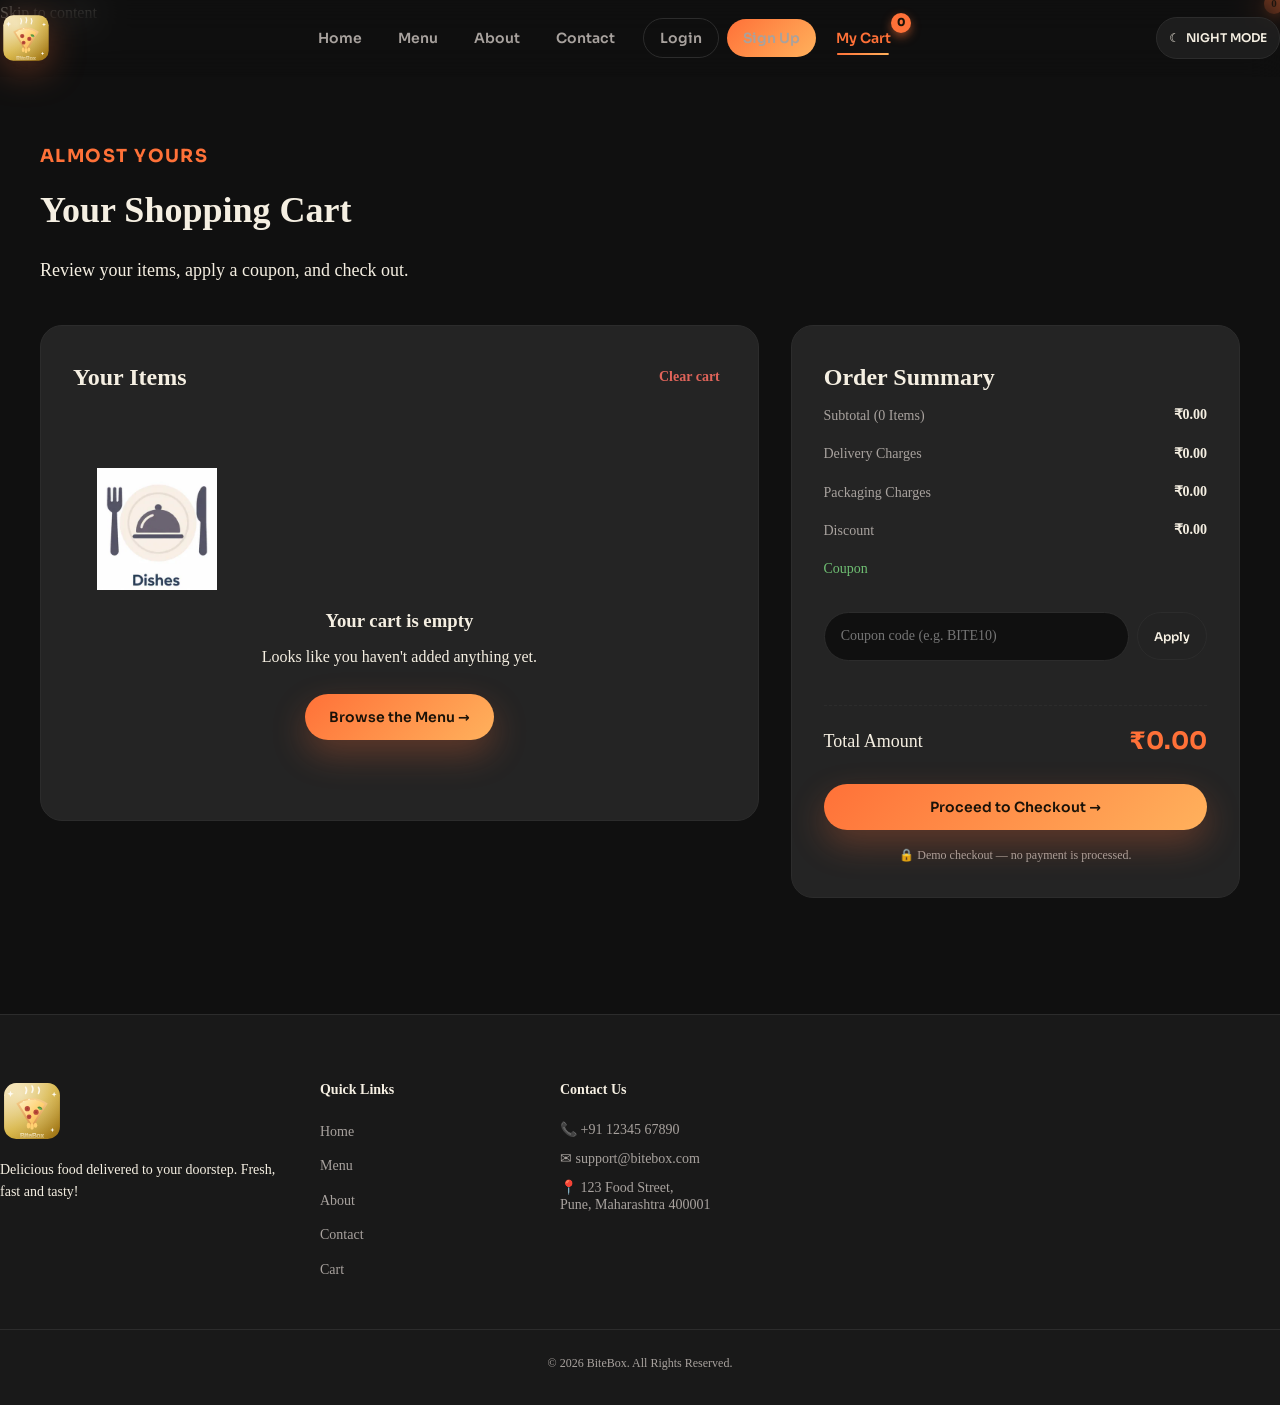
<file: cart.html>
<!DOCTYPE html>
<html lang="en">
<head>
  <meta charset="UTF-8">
  <meta name="viewport" content="width=device-width, initial-scale=1.0">
    <link rel="icon" type="image/svg+xml" href="./assets/images/logo.svg">
    <link rel="icon" type="image/png" sizes="32x32" href="./assets/images/opt/favicon-32.png">
    <link rel="apple-touch-icon" href="./assets/images/opt/apple-touch-icon.png">
  <meta name="theme-color" content="#101010">
  <title>Your Cart | BiteBox</title>
    <meta name="description" content="Review your BiteBox cart and check out.">
  <link rel="preconnect" href="https://fonts.googleapis.com">
  <link rel="preconnect" href="https://fonts.gstatic.com" crossorigin>
  <link href="https://fonts.googleapis.com/css2?family=Inter:wght@400;500;600&family=Sora:wght@600;700;800&display=swap" rel="stylesheet">
  <link rel="stylesheet" href="./css/reset.css">
  <link rel="stylesheet" href="./css/variables.css">
  <link rel="stylesheet" href="./css/home.css">
  <link rel="stylesheet" href="./css/commerce.css">

    <meta property="og:type" content="website">
    <meta property="og:site_name" content="BiteBox">
    <meta property="og:title" content="Your Cart | BiteBox">
    <meta property="og:description" content="Review your BiteBox cart and check out.">
</head>
<body>
    <a class="skip-link" href="#main">Skip to content</a>

  <header class="site-header" id="site-header">
    <div class="nav-inner">
      <a class="logo" href="index.html" aria-label="BiteBox home"><img src="./assets/images/logo.svg" alt="BiteBox"></a>
      <nav class="main-nav" id="main-nav" aria-label="Primary">
        <a href="index.html">Home</a>
        <a href="menu.html">Menu</a>
        <a href="about.html">About</a>
        <a href="contact.html">Contact</a>
        <a href="cart.html" class="nav-cart" aria-current="page">My Cart</a>
      </nav>
      <div class="nav-actions">
        <button type="button" id="theme-toggle" class="theme-toggle" aria-label="Toggle theme">
          <span class="theme-icon" aria-hidden="true">☾</span><span class="theme-text">NIGHT</span>
        </button>
        <button type="button" id="nav-toggle" class="nav-toggle" aria-label="Open menu" aria-expanded="false" aria-controls="main-nav"><span></span><span></span><span></span></button>
      </div>
    </div>
  </header>

  <main id="main" class="commerce-page">
    <section class="commerce-hero">
      <div class="container">
        <p class="eyebrow">Almost yours</p>
        <h1>Your Shopping Cart</h1>
        <p>Review your items, apply a coupon, and check out.</p>
      </div>
    </section>

    <section class="section cart-layout">
      <div class="container cart-grid">

        <!-- Items -->
        <div class="cart-items-card">
          <div class="cart-items-head">
            <h2>Your Items</h2>
            <button type="button" id="clear-cart-btn" class="link-danger">Clear cart</button>
          </div>
          <div class="cart-table-wrap">
            <table class="cart-table">
              <thead>
                <tr><th>Item</th><th>Price</th><th>Quantity</th><th>Total</th><th></th></tr>
              </thead>
              <tbody id="cart-items"></tbody>
            </table>
          </div>
          <div class="cart-empty" id="cart-empty" hidden>
            <img src="./assets/images/opt/dishes.webp" alt="" width="120">
            <h3>Your cart is empty</h3>
            <p>Looks like you haven't added anything yet.</p>
            <a class="btn btn-primary" href="menu.html">Browse the Menu →</a>
          </div>
          <a class="continue-link" href="menu.html">← Continue shopping</a>
        </div>

        <!-- Summary -->
        <aside class="order-summary-card">
          <h2>Order Summary</h2>
          <dl class="summary-lines">
            <div><dt id="item-count">Subtotal (0 Items)</dt><dd id="subtotal-amount">₹0.00</dd></div>
            <div><dt>Delivery Charges</dt><dd id="delivery-amount">₹0.00</dd></div>
            <div><dt>Packaging Charges</dt><dd id="packaging-amount">₹0.00</dd></div>
            <div id="discount-row"><dt>Discount</dt><dd id="discount-amount">₹0.00</dd></div>
            <div id="coupon-row" hidden><dt>Coupon <span id="coupon-code"></span></dt><dd id="coupon-discount"></dd></div>
          </dl>

          <form class="coupon-form" id="coupon-form" novalidate>
            <label class="sr-only" for="coupon-input">Coupon code</label>
            <input id="coupon-input" type="text" placeholder="Coupon code (e.g. BITE10)" autocomplete="off">
            <button type="submit" class="btn btn-ghost btn-sm" id="coupon-apply">Apply</button>
          </form>
          <p class="coupon-msg" id="coupon-msg" role="status" aria-live="polite"></p>

          <div class="summary-total">
            <span>Total Amount</span>
            <strong id="total-amount">₹0.00</strong>
          </div>

          <button type="button" id="checkout-btn" class="btn btn-primary btn-block">Proceed to Checkout →</button>
          <p class="secure-note">🔒 Demo checkout — no payment is processed.</p>
        </aside>

      </div>
    </section>
  </main>

  <footer class="site-footer">
    <div class="footer-inner">
      <div class="footer-brand">
        <img src="./assets/images/logo.svg" alt="BiteBox Logo">
        <p>Delicious food delivered to your doorstep. Fresh, fast and tasty!</p>
      </div>
      <div class="footer-col">
        <h3>Quick Links</h3>
        <a href="index.html">Home</a><a href="menu.html">Menu</a><a href="about.html">About</a><a href="contact.html">Contact</a><a href="cart.html">Cart</a>
      </div>
      <div class="footer-col">
        <h3>Contact Us</h3>
        <p>📞 +91 12345 67890</p><p>✉ support@bitebox.com</p><p>📍 123 Food Street,<br>Pune, Maharashtra 400001</p>
      </div>
    </div>
    <div class="footer-bottom">© 2026 BiteBox. All Rights Reserved.</div>
  </footer>

  <script src="./js/pricing.js" defer></script>
  <script src="./file.js" defer></script>
  <script src="./js/cart.js" defer></script>
</body>
</html>
</file>
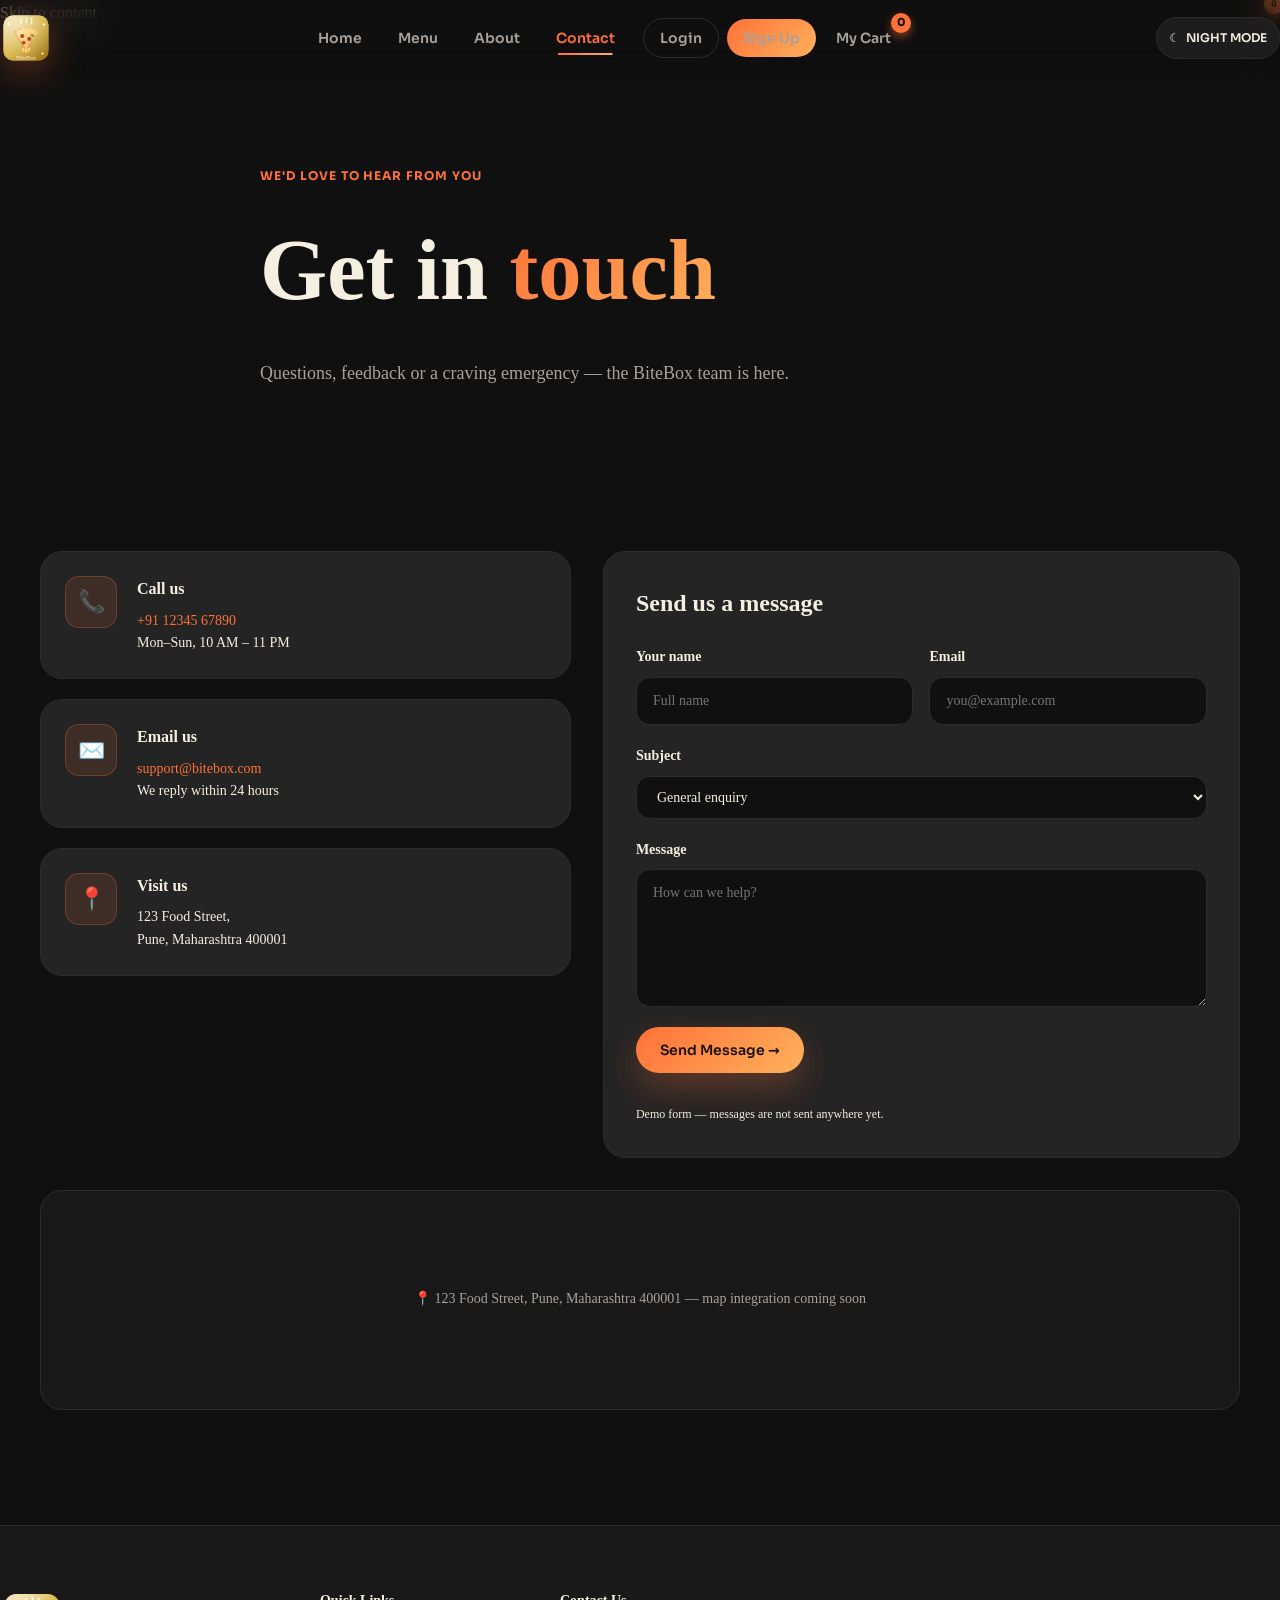
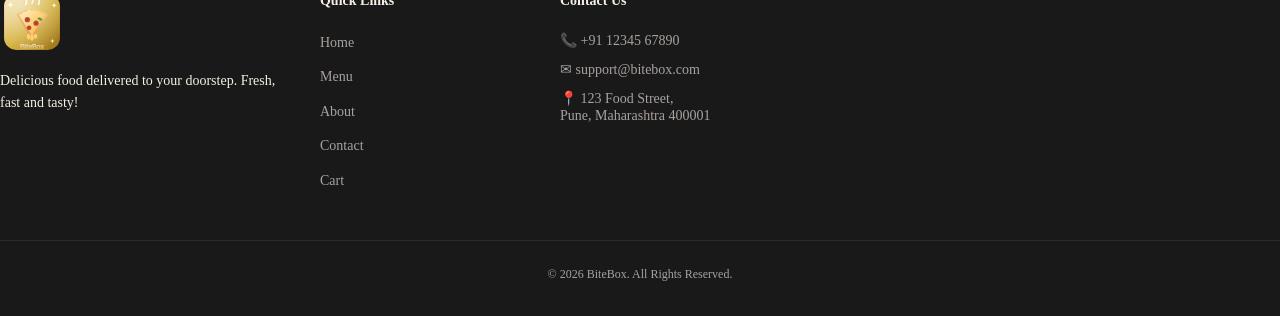
<file: contact.html>
<!DOCTYPE html>
<html lang="en">
<head>
  <meta charset="UTF-8">
  <meta name="viewport" content="width=device-width, initial-scale=1.0">
    <link rel="icon" type="image/svg+xml" href="./assets/images/logo.svg">
    <link rel="icon" type="image/png" sizes="32x32" href="./assets/images/opt/favicon-32.png">
    <link rel="apple-touch-icon" href="./assets/images/opt/apple-touch-icon.png">
  <meta name="theme-color" content="#101010">
  <title>Contact | BiteBox</title>
    <meta name="description" content="Get in touch with the BiteBox team — questions, feedback and support.">
  <link rel="preconnect" href="https://fonts.googleapis.com">
  <link rel="preconnect" href="https://fonts.gstatic.com" crossorigin>
  <link href="https://fonts.googleapis.com/css2?family=Great+Vibes&family=Inter:wght@400;500;600&family=Sora:wght@600;700;800&display=swap" rel="stylesheet">
  <link rel="stylesheet" href="./css/reset.css">
  <link rel="stylesheet" href="./css/variables.css">
  <link rel="stylesheet" href="./css/home.css">
  <link rel="stylesheet" href="./css/pages.css">

    <meta property="og:type" content="website">
    <meta property="og:site_name" content="BiteBox">
    <meta property="og:title" content="Contact | BiteBox">
    <meta property="og:description" content="Get in touch with the BiteBox team — questions, feedback and support.">
</head>
<body>
    <a class="skip-link" href="#main">Skip to content</a>
  <header class="site-header" id="site-header">
    <div class="nav-inner">
      <a class="logo" href="index.html" aria-label="BiteBox home"><img src="./assets/images/logo.svg" alt="BiteBox"></a>
      <nav class="main-nav" id="main-nav" aria-label="Primary">
        <a href="index.html">Home</a>
        <a href="menu.html">Menu</a>
        <a href="about.html">About</a>
        <a href="contact.html" aria-current="page">Contact</a>
        <a href="cart.html" class="nav-cart">My Cart</a>
      </nav>
      <div class="nav-actions">
        <button type="button" id="theme-toggle" class="theme-toggle" aria-label="Toggle theme"><span class="theme-icon" aria-hidden="true">☾</span><span class="theme-text">NIGHT</span></button>
        <button type="button" id="nav-toggle" class="nav-toggle" aria-label="Open menu" aria-expanded="false" aria-controls="main-nav"><span></span><span></span><span></span></button>
      </div>
    </div>
  </header>

  <main id="main">
    <section class="hero page-hero">
      <div class="page-hero-inner container">
        <p class="eyebrow">We'd love to hear from you</p>
        <h1>Get in <span class="hero-accent">touch</span></h1>
        <p class="page-hero-sub">Questions, feedback or a craving emergency — the BiteBox team is here.</p>
      </div>
    </section>

    <section class="section">
      <div class="container contact-grid">

        <div class="contact-cards">
          <article class="contact-card">
            <div class="c-icon">📞</div>
            <div>
              <h3>Call us</h3>
              <p><a href="tel:+911234567890">+91 12345 67890</a><br>Mon–Sun, 10 AM – 11 PM</p>
            </div>
          </article>
          <article class="contact-card">
            <div class="c-icon">✉️</div>
            <div>
              <h3>Email us</h3>
              <p><a href="mailto:support@bitebox.com">support@bitebox.com</a><br>We reply within 24 hours</p>
            </div>
          </article>
          <article class="contact-card">
            <div class="c-icon">📍</div>
            <div>
              <h3>Visit us</h3>
              <p>123 Food Street,<br>Pune, Maharashtra 400001</p>
            </div>
          </article>
        </div>

        <div class="contact-form-card">
          <h2>Send us a message</h2>
          <form id="contact-form" class="contact-form" novalidate>
            <div class="row2">
              <div class="field">
                <label for="cf-name">Your name</label>
                <input id="cf-name" name="name" type="text" placeholder="Full name" autocomplete="name" required>
              </div>
              <div class="field">
                <label for="cf-email">Email</label>
                <input id="cf-email" name="email" type="email" placeholder="you@example.com" autocomplete="email" required>
              </div>
            </div>
            <div class="field">
              <label for="cf-subject">Subject</label>
              <select id="cf-subject" name="subject">
                <option>General enquiry</option>
                <option>Order support</option>
                <option>Feedback</option>
                <option>Partnership</option>
              </select>
            </div>
            <div class="field">
              <label for="cf-message">Message</label>
              <textarea id="cf-message" name="message" rows="5" placeholder="How can we help?" required></textarea>
            </div>
            <button type="submit" class="btn btn-primary contact-submit">Send Message →</button>
            <p class="muted" style="font-size:var(--text-xs);margin:var(--space-3) 0 0">Demo form — messages are not sent anywhere yet.</p>
          </form>
        </div>
      </div>

      <div class="container">
        <div class="map-card">
          📍 123 Food Street, Pune, Maharashtra 400001 — map integration coming soon
        </div>
      </div>
    </section>
  </main>

  <footer class="site-footer">
    <div class="footer-inner">
      <div class="footer-brand"><img src="./assets/images/logo.svg" alt="BiteBox Logo"><p>Delicious food delivered to your doorstep. Fresh, fast and tasty!</p></div>
      <div class="footer-col"><h3>Quick Links</h3><a href="index.html">Home</a><a href="menu.html">Menu</a><a href="about.html">About</a><a href="contact.html">Contact</a><a href="cart.html">Cart</a></div>
      <div class="footer-col"><h3>Contact Us</h3><p>📞 +91 12345 67890</p><p>✉ support@bitebox.com</p><p>📍 123 Food Street,<br>Pune, Maharashtra 400001</p></div>
    </div>
    <div class="footer-bottom">© 2026 BiteBox. All Rights Reserved.</div>
  </footer>

  <script src="./file.js" defer></script>
</body>
</html>
</file>
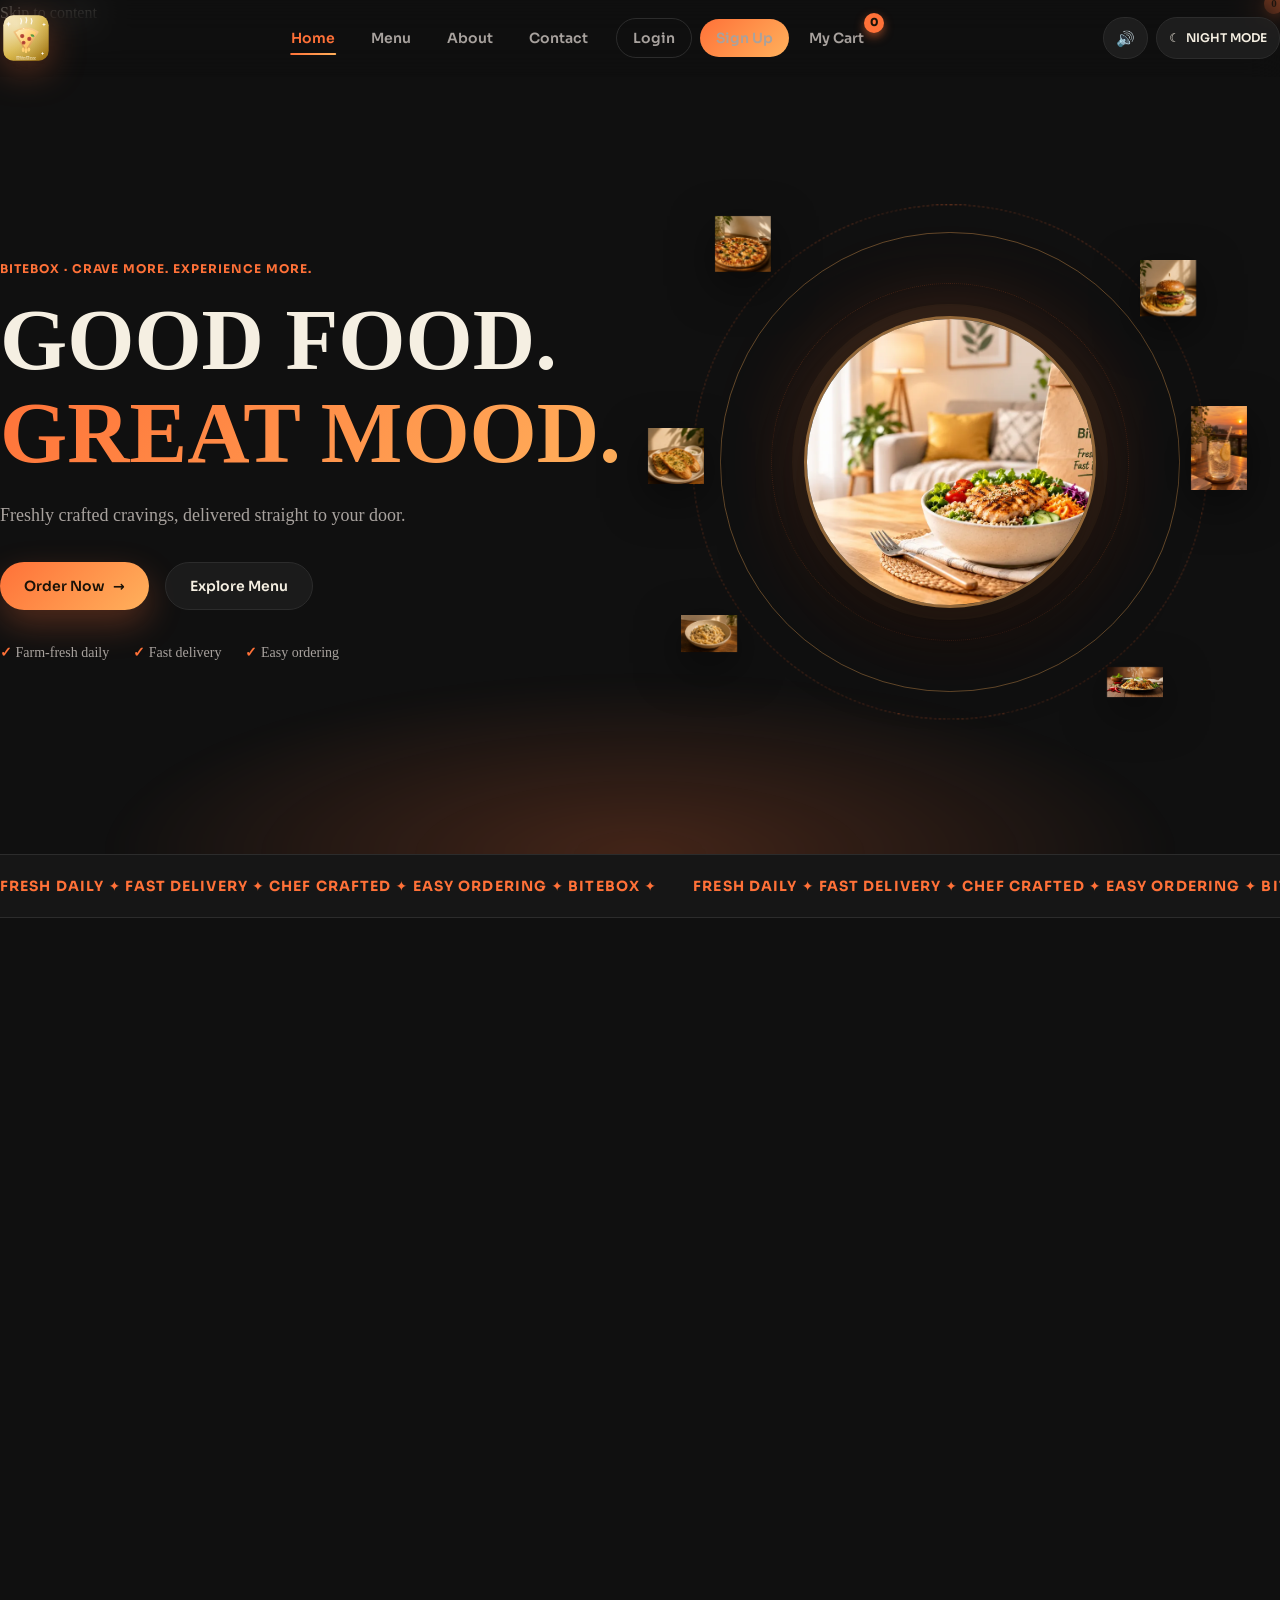
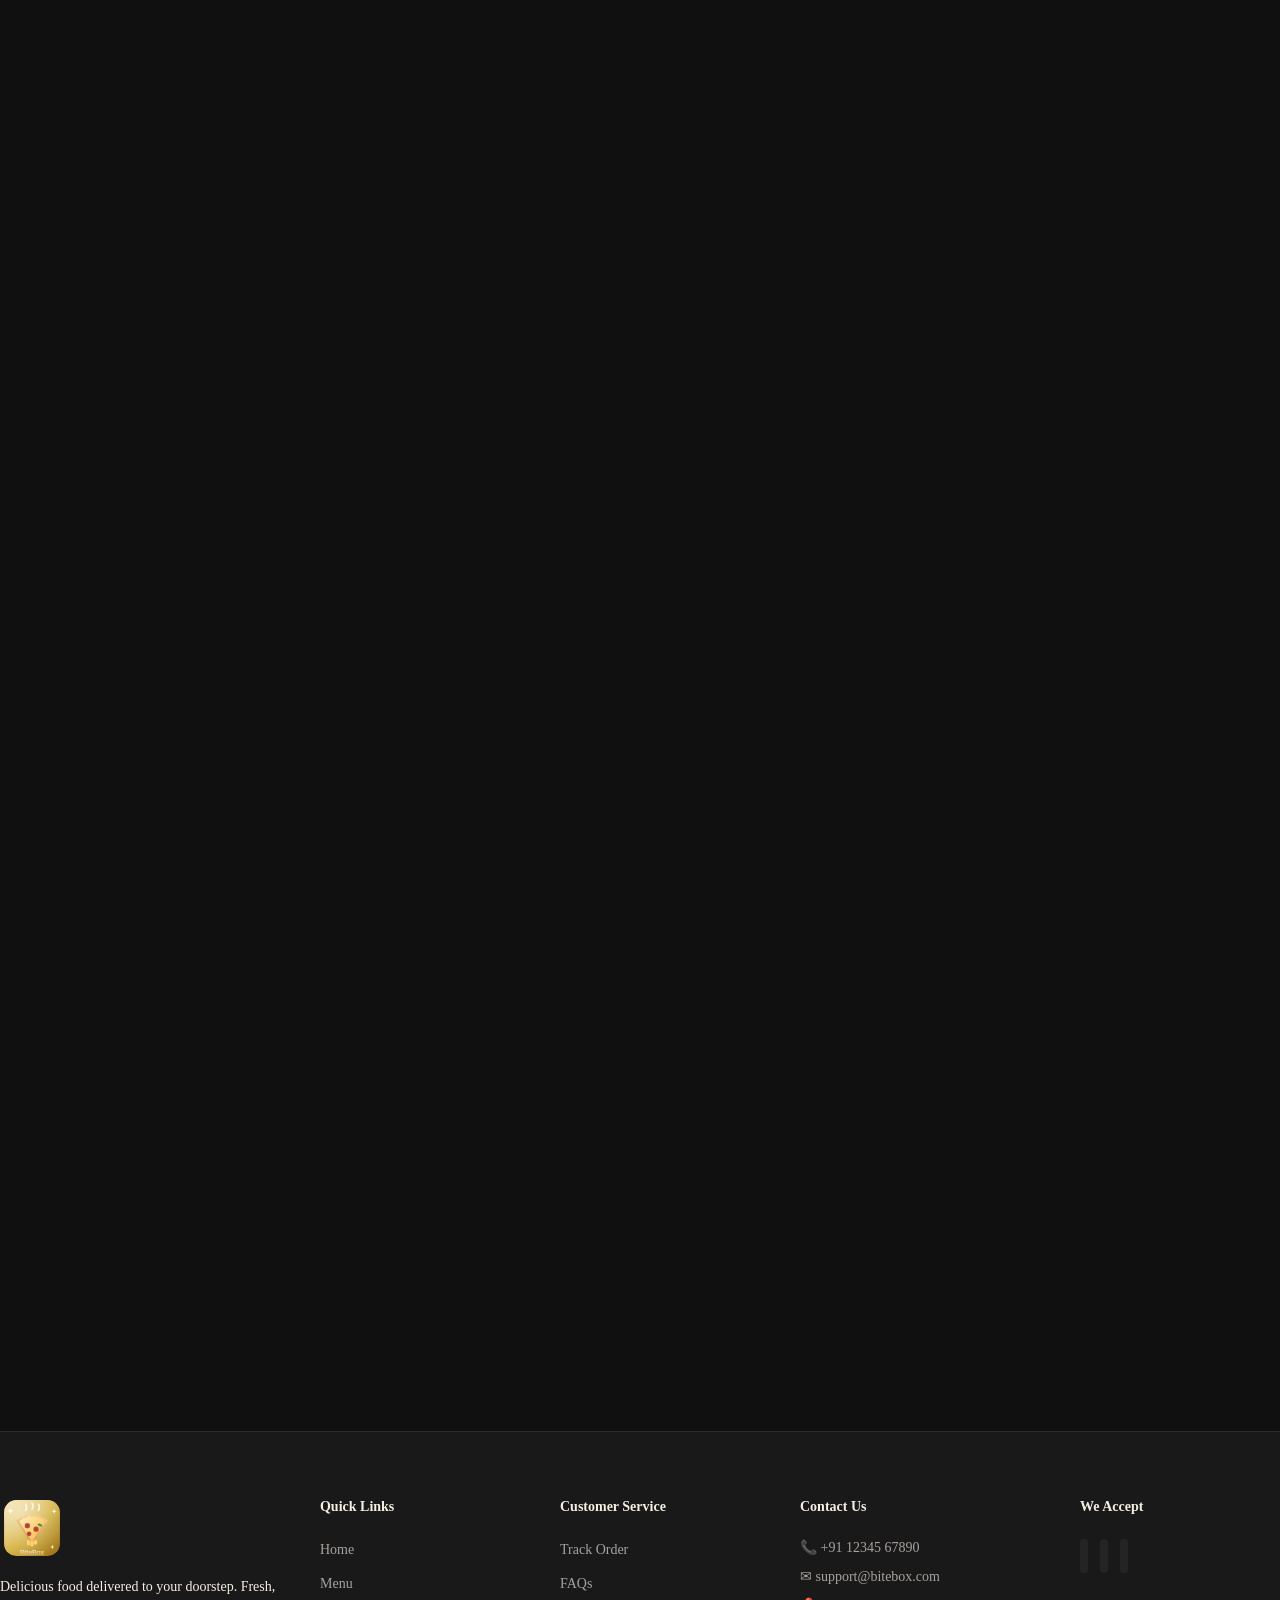
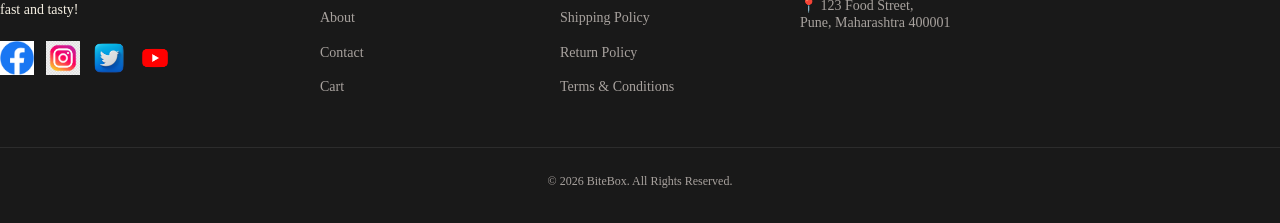
<file: home.html>
<!DOCTYPE html>
<html lang="en">
<head>
    <meta charset="UTF-8">
    <meta name="viewport" content="width=device-width, initial-scale=1.0">
    <link rel="icon" type="image/svg+xml" href="./assets/images/logo.svg">
    <link rel="icon" type="image/png" sizes="32x32" href="./assets/images/opt/favicon-32.png">
    <link rel="apple-touch-icon" href="./assets/images/opt/apple-touch-icon.png">
    <title>BiteBox</title>
    <meta name="description" content="BiteBox — crave more. experience more.">
    <meta http-equiv="refresh" content="0; url=index.html">
    <link rel="stylesheet" href="./style.css">

    <meta property="og:type" content="website">
    <meta property="og:site_name" content="BiteBox">
    <meta property="og:title" content="BiteBox">
    <meta property="og:description" content="BiteBox — crave more. experience more.">
</head>
<body>
    <a class="skip-link" href="#main">Skip to content</a>
    <main id="main" class="ticket-wrap">
        <section class="ticket-card">
            <h1>Redirecting…</h1>
            <p><a href="index.html">Continue to BiteBox</a></p>
        </section>
    </main>
</body>
</html>
</file>
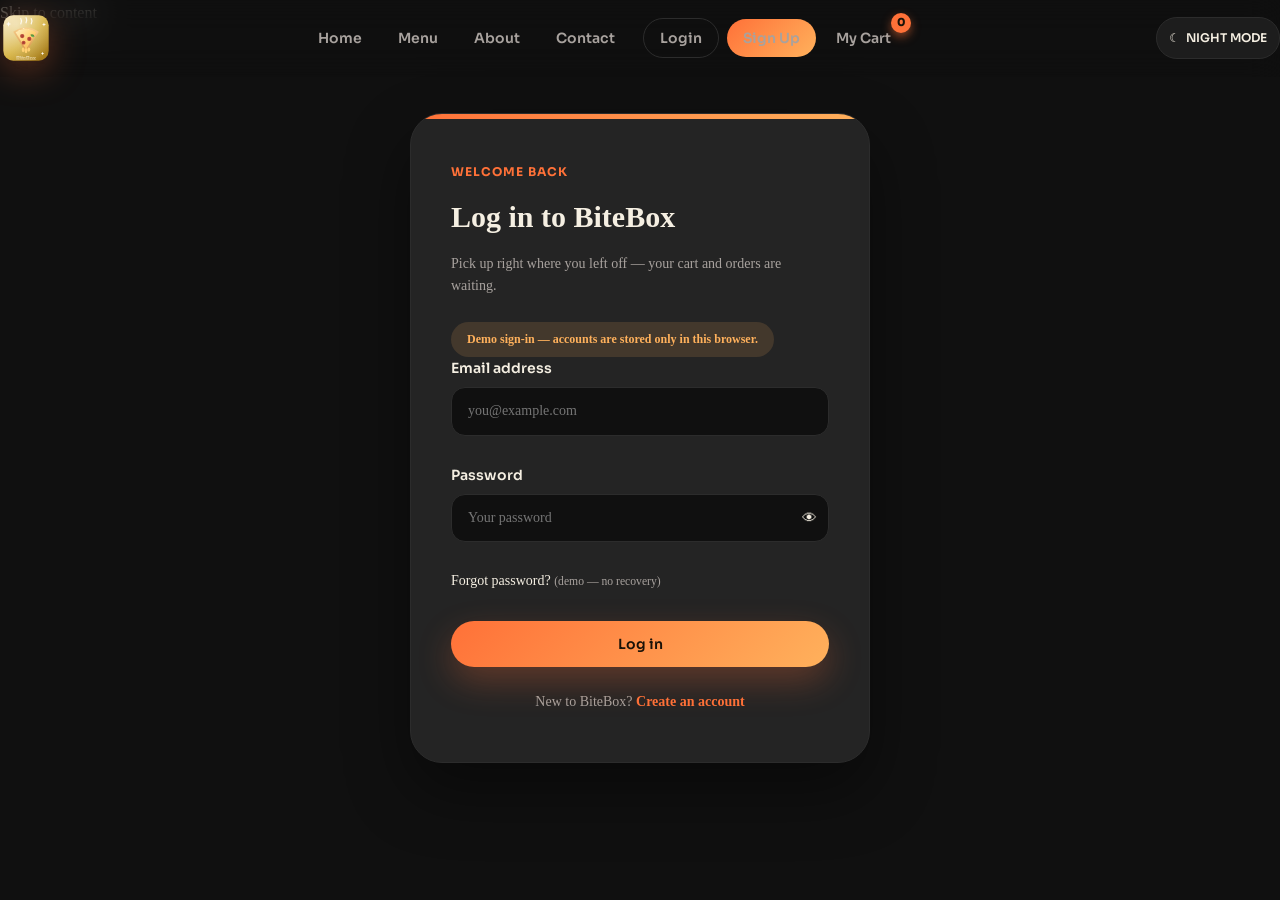
<file: login.html>
<!DOCTYPE html>
<html lang="en">
<head>
  <meta charset="UTF-8">
  <meta name="viewport" content="width=device-width, initial-scale=1.0">
    <link rel="icon" type="image/svg+xml" href="./assets/images/logo.svg">
    <link rel="icon" type="image/png" sizes="32x32" href="./assets/images/opt/favicon-32.png">
    <link rel="apple-touch-icon" href="./assets/images/opt/apple-touch-icon.png">
  <meta name="theme-color" content="#101010">
  <title>Login | BiteBox</title>
    <meta name="description" content="Log in to your BiteBox account.">
  <link rel="preconnect" href="https://fonts.googleapis.com">
  <link rel="preconnect" href="https://fonts.gstatic.com" crossorigin>
  <link href="https://fonts.googleapis.com/css2?family=Inter:wght@400;500;600&family=Sora:wght@600;700;800&display=swap" rel="stylesheet">
  <link rel="stylesheet" href="./css/reset.css">
  <link rel="stylesheet" href="./css/variables.css">
  <link rel="stylesheet" href="./css/home.css">
  <link rel="stylesheet" href="./css/account.css">

    <meta property="og:type" content="website">
    <meta property="og:site_name" content="BiteBox">
    <meta property="og:title" content="Login | BiteBox">
    <meta property="og:description" content="Log in to your BiteBox account.">
</head>
<body class="auth-body">
    <a class="skip-link" href="#main">Skip to content</a>
  <header class="site-header" id="site-header">
    <div class="nav-inner">
      <a class="logo" href="index.html" aria-label="BiteBox home"><img src="./assets/images/logo.svg" alt="BiteBox"></a>
      <nav class="main-nav" id="main-nav" aria-label="Primary">
        <a href="index.html">Home</a>
        <a href="menu.html">Menu</a>
        <a href="about.html">About</a>
        <a href="contact.html">Contact</a>
        <a href="cart.html" class="nav-cart">My Cart</a>
      </nav>
      <div class="nav-actions">
        <button type="button" id="theme-toggle" class="theme-toggle" aria-label="Toggle theme"><span class="theme-icon" aria-hidden="true">☾</span><span class="theme-text">NIGHT</span></button>
        <button type="button" id="nav-toggle" class="nav-toggle" aria-label="Open menu" aria-expanded="false" aria-controls="main-nav"><span></span><span></span><span></span></button>
      </div>
    </div>
  </header>

  <main id="main" class="auth-page">
    <section class="auth-card">
      <p class="eyebrow">Welcome back</p>
      <h1>Log in to BiteBox</h1>
      <p class="auth-sub">Pick up right where you left off — your cart and orders are waiting.</p>
      <p class="demo-note">Demo sign-in — accounts are stored only in this browser.</p>

      <form id="login-form" class="auth-form" novalidate>
        <div class="field">
          <label for="li-email">Email address</label>
          <input id="li-email" name="email" type="email" placeholder="you@example.com" autocomplete="email" required>
          <span class="field-error" data-for="email"></span>
        </div>
        <div class="field">
          <label for="li-password">Password</label>
          <div class="pass-wrap">
            <input id="li-password" name="password" type="password" placeholder="Your password" autocomplete="current-password" required>
            <button type="button" class="pass-toggle" data-target="li-password" aria-label="Show password">👁</button>
          </div>
          <span class="field-error" data-for="password"></span>
        </div>
        <p class="auth-forgot"><a href="#" id="forgot-link">Forgot password?</a> <small class="muted">(demo — no recovery)</small></p>
        <button type="submit" class="auth-submit btn btn-primary btn-block" id="login-submit">Log in</button>
      </form>

      <p class="auth-switch">New to BiteBox? <a href="signup.html">Create an account</a></p>
    </section>
  </main>

  <script src="./file.js" defer></script>
  <script src="./js/api.js" defer></script>
  <script src="./js/auth.js" defer></script>
  <script src="./js/auth-forms.js" defer></script>
</body>
</html>
</file>
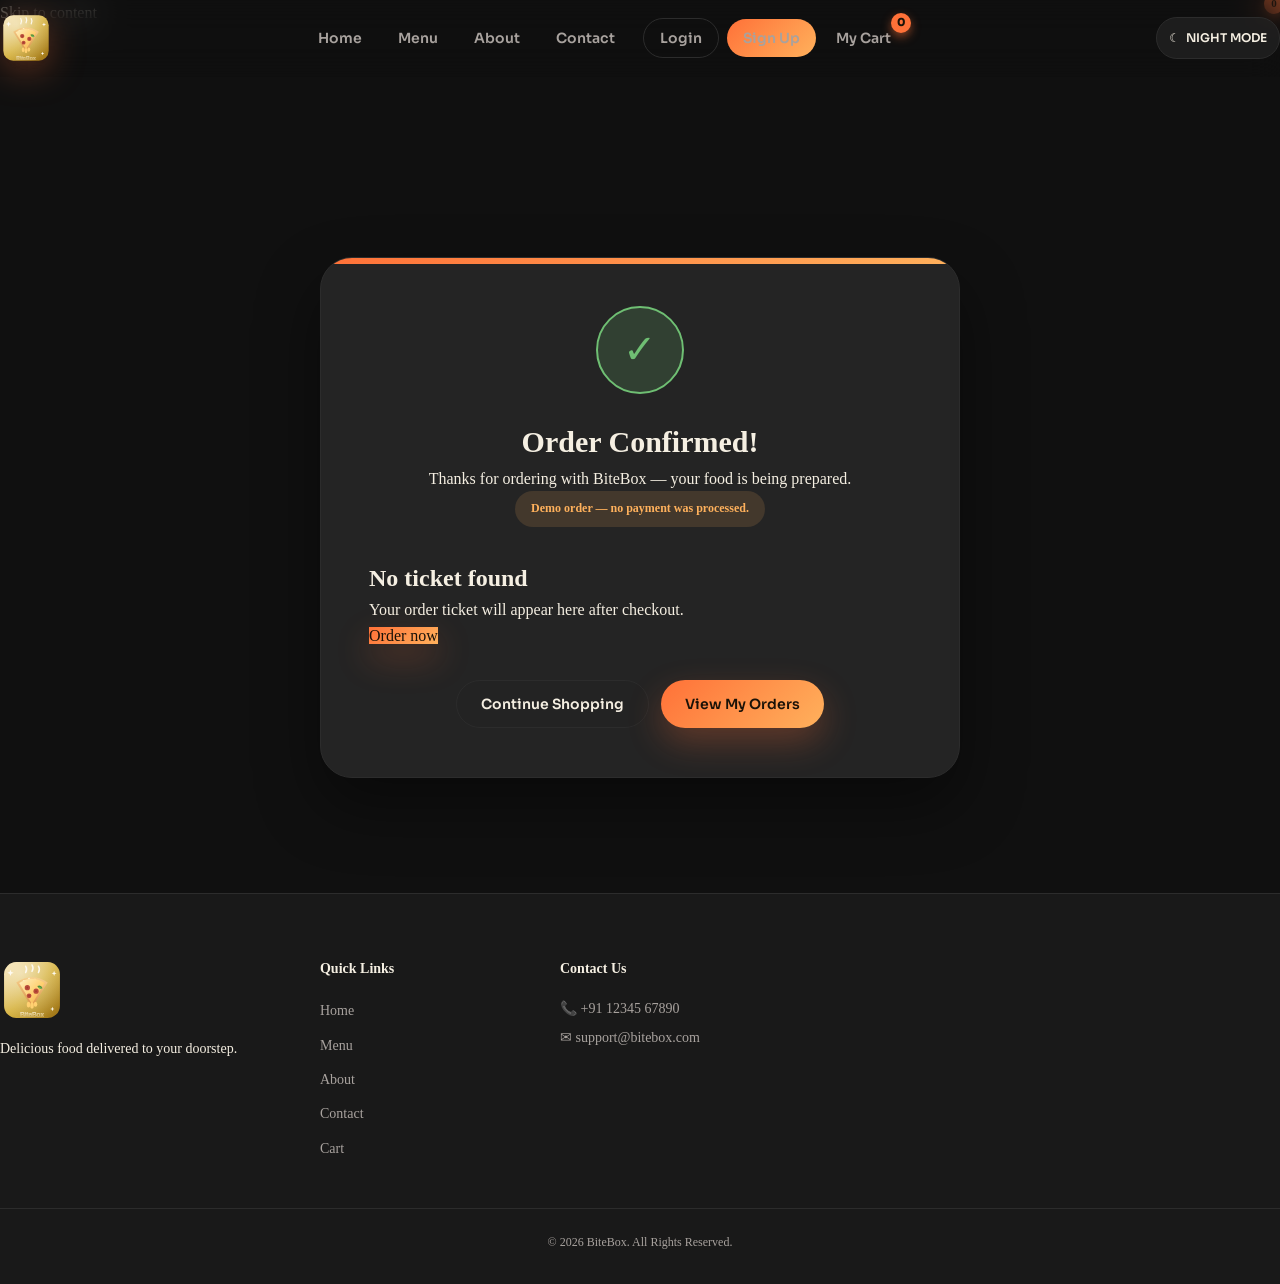
<file: ordered.html>
<!DOCTYPE html>
<html lang="en">
<head>
  <meta charset="UTF-8">
  <meta name="viewport" content="width=device-width, initial-scale=1.0">
    <link rel="icon" type="image/svg+xml" href="./assets/images/logo.svg">
    <link rel="icon" type="image/png" sizes="32x32" href="./assets/images/opt/favicon-32.png">
    <link rel="apple-touch-icon" href="./assets/images/opt/apple-touch-icon.png">
  <meta name="theme-color" content="#101010">
  <title>Order Confirmed | BiteBox</title>
    <meta name="description" content="Your BiteBox order confirmation and ticket.">
  <link rel="preconnect" href="https://fonts.googleapis.com">
  <link rel="preconnect" href="https://fonts.gstatic.com" crossorigin>
  <link href="https://fonts.googleapis.com/css2?family=Inter:wght@400;500;600&family=Sora:wght@600;700;800&display=swap" rel="stylesheet">
  <link rel="stylesheet" href="./css/reset.css">
  <link rel="stylesheet" href="./css/variables.css">
  <link rel="stylesheet" href="./css/home.css">
  <link rel="stylesheet" href="./css/commerce.css">
  <link rel="stylesheet" href="./css/account.css">

    <meta property="og:type" content="website">
    <meta property="og:site_name" content="BiteBox">
    <meta property="og:title" content="Order Confirmed | BiteBox">
    <meta property="og:description" content="Your BiteBox order confirmation and ticket.">
</head>
<body>
    <a class="skip-link" href="#main">Skip to content</a>
  <header class="site-header" id="site-header">
    <div class="nav-inner">
      <a class="logo" href="index.html" aria-label="BiteBox home"><img src="./assets/images/logo.svg" alt="BiteBox"></a>
      <nav class="main-nav" id="main-nav" aria-label="Primary">
        <a href="index.html">Home</a>
        <a href="menu.html">Menu</a>
        <a href="about.html">About</a>
        <a href="contact.html">Contact</a>
        <a href="cart.html" class="nav-cart">My Cart</a>
      </nav>
      <div class="nav-actions">
        <button type="button" id="theme-toggle" class="theme-toggle" aria-label="Toggle theme"><span class="theme-icon" aria-hidden="true">☾</span><span class="theme-text">NIGHT</span></button>
        <button type="button" id="nav-toggle" class="nav-toggle" aria-label="Open menu" aria-expanded="false" aria-controls="main-nav"><span></span><span></span><span></span></button>
      </div>
    </div>
  </header>

  <main id="main" class="commerce-page">
    <section class="section">
      <div class="container" style="max-width:720px">
        <div class="ticket-card" id="ticket-wrap">
          <div class="success-badge" aria-hidden="true">✓</div>
          <h1 style="font-size:var(--text-3xl)">Order Confirmed!</h1>
          <p class="muted">Thanks for ordering with BiteBox — your food is being prepared.</p>
          <span class="demo-note">Demo order — no payment was processed.</span>
          <div id="order-ticket" aria-live="polite" style="margin-top:var(--space-8);text-align:left"></div>
          <div style="display:flex;gap:var(--space-3);justify-content:center;margin-top:var(--space-8);flex-wrap:wrap">
            <a class="btn btn-ghost" href="menu.html">Continue Shopping</a>
            <a class="btn btn-primary" href="orders.html">View My Orders</a>
          </div>
        </div>
      </div>
    </section>
  </main>

  <footer class="site-footer">
    <div class="footer-inner">
      <div class="footer-brand"><img src="./assets/images/logo.svg" alt="BiteBox Logo"><p>Delicious food delivered to your doorstep.</p></div>
      <div class="footer-col"><h3>Quick Links</h3><a href="index.html">Home</a><a href="menu.html">Menu</a><a href="about.html">About</a><a href="contact.html">Contact</a><a href="cart.html">Cart</a></div>
      <div class="footer-col"><h3>Contact Us</h3><p>📞 +91 12345 67890</p><p>✉ support@bitebox.com</p></div>
    </div>
    <div class="footer-bottom">© 2026 BiteBox. All Rights Reserved.</div>
  </footer>

  <script src="./file.js" defer></script>
</body>
</html>
</file>
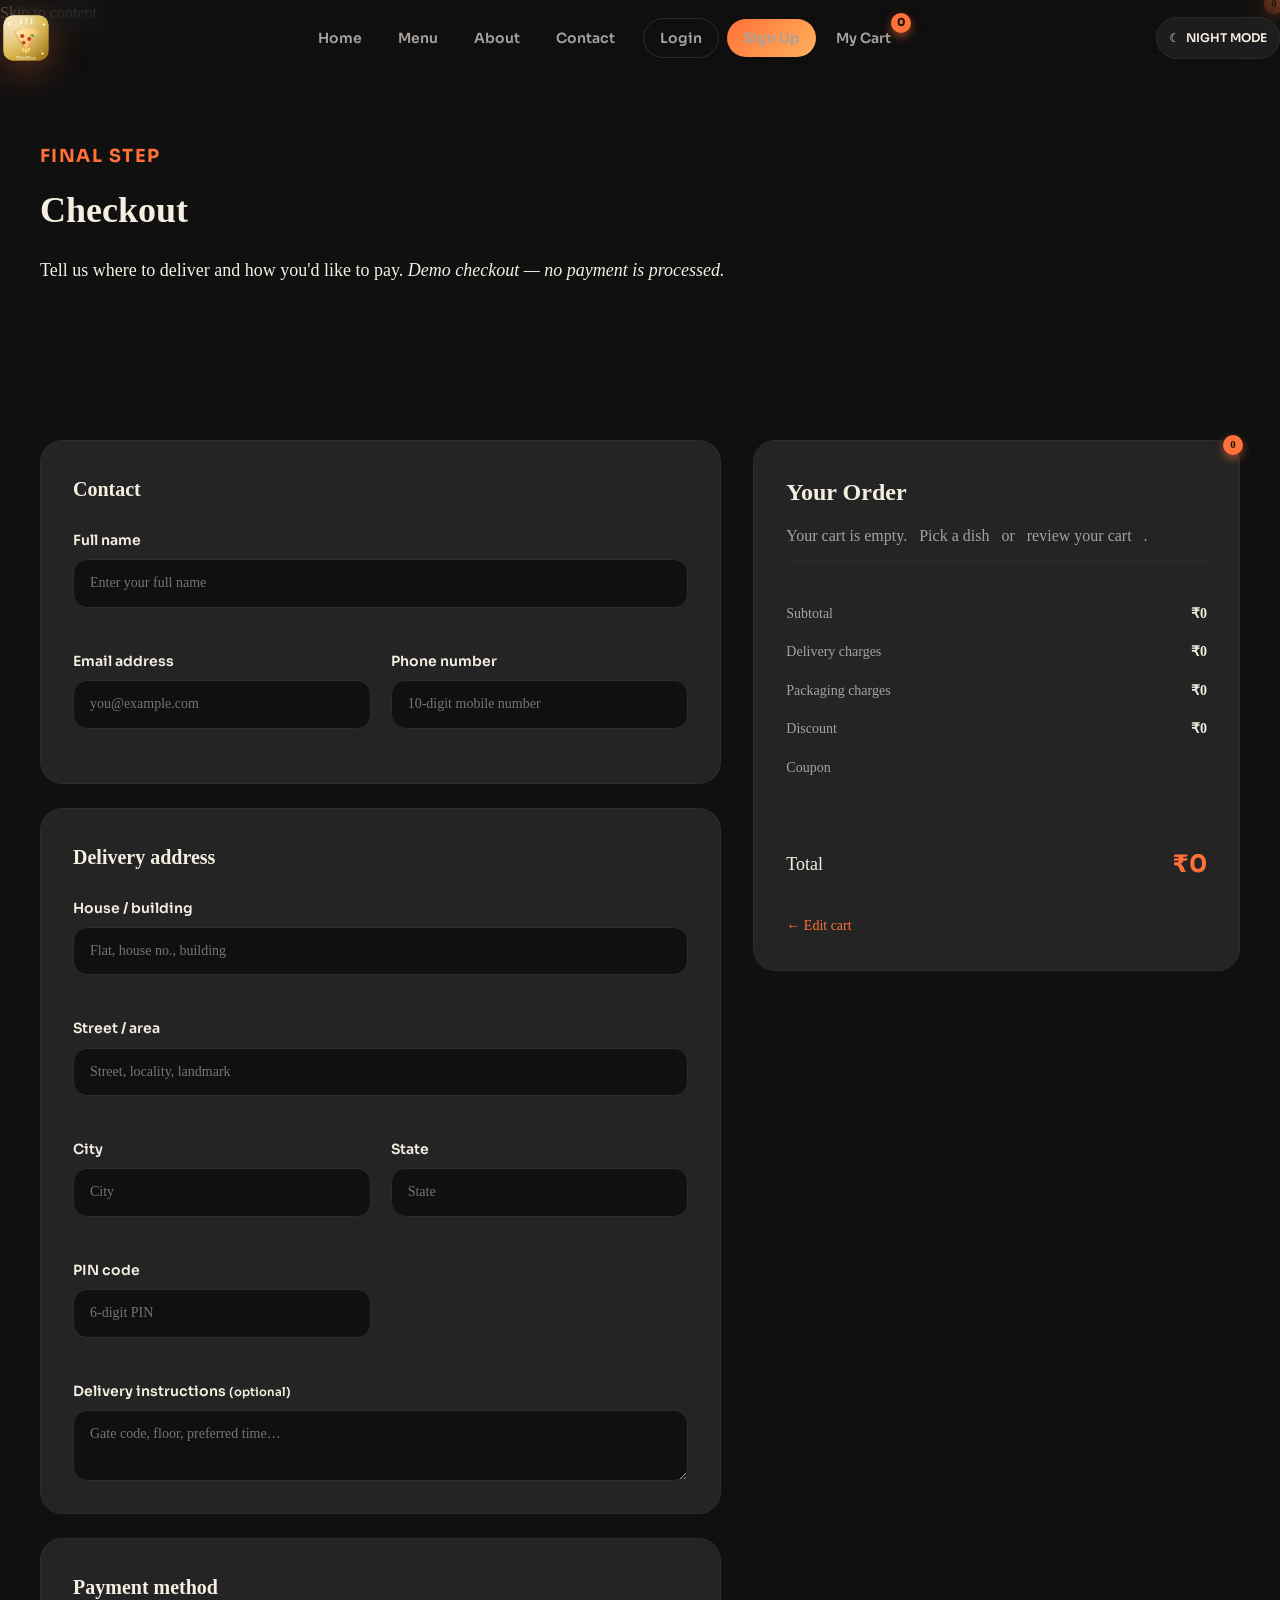
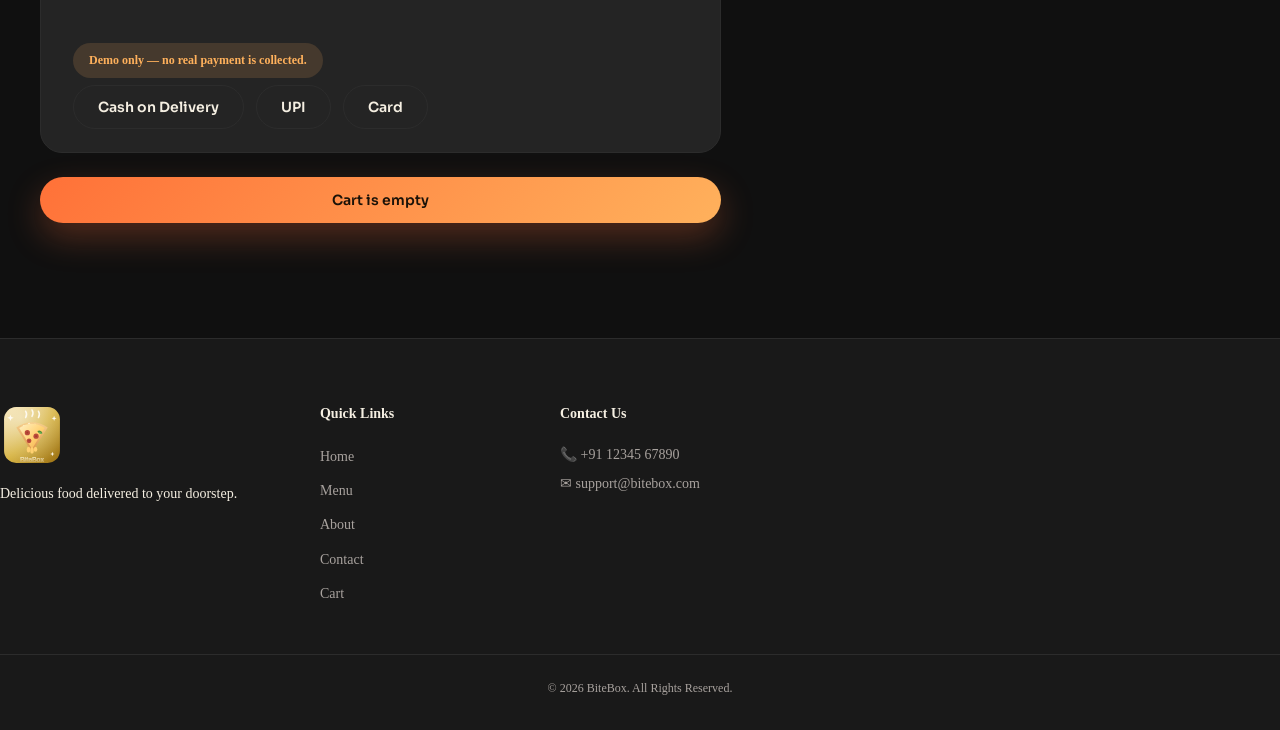
<file: ordernow.html>
<!DOCTYPE html>
<html lang="en">
<head>
  <meta charset="UTF-8">
  <meta name="viewport" content="width=device-width, initial-scale=1.0">
    <link rel="icon" type="image/svg+xml" href="./assets/images/logo.svg">
    <link rel="icon" type="image/png" sizes="32x32" href="./assets/images/opt/favicon-32.png">
    <link rel="apple-touch-icon" href="./assets/images/opt/apple-touch-icon.png">
  <meta name="theme-color" content="#101010">
  <title>Checkout | BiteBox</title>
    <meta name="description" content="Checkout — enter delivery details and place your BiteBox order.">
  <link rel="preconnect" href="https://fonts.googleapis.com">
  <link rel="preconnect" href="https://fonts.gstatic.com" crossorigin>
  <link href="https://fonts.googleapis.com/css2?family=Inter:wght@400;500;600&family=Sora:wght@600;700;800&display=swap" rel="stylesheet">
  <link rel="stylesheet" href="./css/reset.css">
  <link rel="stylesheet" href="./css/variables.css">
  <link rel="stylesheet" href="./css/home.css">
  <link rel="stylesheet" href="./css/commerce.css">

    <meta property="og:type" content="website">
    <meta property="og:site_name" content="BiteBox">
    <meta property="og:title" content="Checkout | BiteBox">
    <meta property="og:description" content="Checkout — enter delivery details and place your BiteBox order.">
</head>
<body>
    <a class="skip-link" href="#main">Skip to content</a>

  <header class="site-header" id="site-header">
    <div class="nav-inner">
      <a class="logo" href="index.html" aria-label="BiteBox home"><img src="./assets/images/logo.svg" alt="BiteBox"></a>
      <nav class="main-nav" id="main-nav" aria-label="Primary">
        <a href="index.html">Home</a>
        <a href="menu.html">Menu</a>
        <a href="about.html">About</a>
        <a href="contact.html">Contact</a>
        <a href="cart.html" class="nav-cart">My Cart</a>
      </nav>
      <div class="nav-actions">
        <button type="button" id="theme-toggle" class="theme-toggle" aria-label="Toggle theme">
          <span class="theme-icon" aria-hidden="true">☾</span><span class="theme-text">NIGHT</span>
        </button>
        <button type="button" id="nav-toggle" class="nav-toggle" aria-label="Open menu" aria-expanded="false" aria-controls="main-nav"><span></span><span></span><span></span></button>
      </div>
    </div>
  </header>

  <main id="main" class="commerce-page">
    <section class="commerce-hero">
      <div class="container">
        <p class="eyebrow">Final step</p>
        <h1>Checkout</h1>
        <p>Tell us where to deliver and how you'd like to pay. <em>Demo checkout — no payment is processed.</em></p>
      </div>
    </section>

    <section class="section">
      <div class="container checkout-grid">

        <form id="order-form" novalidate>

          <div class="form-block">
            <h2>Contact</h2>
            <div class="fields">
              <div class="field full">
                <label for="name">Full name</label>
                <input type="text" id="name" name="name" placeholder="Enter your full name" autocomplete="name" required>
                <span class="field-error" data-for="name"></span>
              </div>
              <div class="field">
                <label for="email">Email address</label>
                <input type="email" id="email" name="email" placeholder="you@example.com" autocomplete="email" required>
                <span class="field-error" data-for="email"></span>
              </div>
              <div class="field">
                <label for="phone">Phone number</label>
                <input type="tel" id="phone" name="phone" placeholder="10-digit mobile number" autocomplete="tel" inputmode="numeric" maxlength="10" required>
                <span class="field-error" data-for="phone"></span>
              </div>
            </div>
          </div>

          <div class="form-block">
            <h2>Delivery address</h2>
            <div class="fields">
              <div class="field full">
                <label for="house">House / building</label>
                <input type="text" id="house" name="house" placeholder="Flat, house no., building" autocomplete="address-line1" required>
                <span class="field-error" data-for="house"></span>
              </div>
              <div class="field full">
                <label for="street">Street / area</label>
                <input type="text" id="street" name="street" placeholder="Street, locality, landmark" autocomplete="address-line2" required>
                <span class="field-error" data-for="street"></span>
              </div>
              <div class="field">
                <label for="city">City</label>
                <input type="text" id="city" name="city" placeholder="City" autocomplete="address-level2" required>
                <span class="field-error" data-for="city"></span>
              </div>
              <div class="field">
                <label for="state">State</label>
                <input type="text" id="state" name="state" placeholder="State" autocomplete="address-level1" required>
                <span class="field-error" data-for="state"></span>
              </div>
              <div class="field">
                <label for="pin">PIN code</label>
                <input type="text" id="pin" name="pin" placeholder="6-digit PIN" inputmode="numeric" maxlength="6" autocomplete="postal-code" required>
                <span class="field-error" data-for="pin"></span>
              </div>
              <div class="field full">
                <label for="instructions">Delivery instructions <small>(optional)</small></label>
                <textarea id="instructions" name="instructions" rows="2" placeholder="Gate code, floor, preferred time…"></textarea>
              </div>
            </div>
          </div>

          <div class="form-block payment">
            <h2>Payment method</h2>
            <p class="demo-note" style="display:inline-block;margin-bottom:var(--space-4)">Demo only — no real payment is collected.</p>
            <div class="pay-options">
              <div class="pay-option"><input type="radio" id="cash" name="payment" value="Cash" required><label for="cash">Cash on Delivery</label></div>
              <div class="pay-option"><input type="radio" id="upi" name="payment" value="UPI"><label for="upi">UPI</label></div>
              <div class="pay-option"><input type="radio" id="card" name="payment" value="Card"><label for="card">Card</label></div>
            </div>
            <span class="field-error" data-for="payment"></span>
          </div>

          <div class="form-actions">
            <button type="submit" id="order-submit" class="btn btn-primary btn-block">Place Order</button>
          </div>
        </form>

        <aside id="order-recap" class="order-summary-card">
          <h2>Your Order</h2>
          <ul id="recap-items" class="recap-list"></ul>
          <div class="tear" aria-hidden="true"></div>
          <dl class="summary-lines">
            <div><dt>Subtotal</dt><dd id="recap-subtotal">₹0.00</dd></div>
            <div><dt>Delivery charges</dt><dd id="recap-delivery">₹0.00</dd></div>
            <div><dt>Packaging charges</dt><dd id="recap-packaging">₹0.00</dd></div>
            <div><dt>Discount</dt><dd id="recap-discount">₹0.00</dd></div>
            <div id="recap-coupon-row" hidden><dt>Coupon</dt><dd id="recap-coupon"></dd></div>
          </dl>
          <div class="tear" aria-hidden="true"></div>
          <div class="summary-total"><span>Total</span><strong id="recap-total">₹0.00</strong></div>
          <a class="edit-cart" href="cart.html">← Edit cart</a>
        </aside>

      </div>
    </section>
  </main>

  <footer class="site-footer">
    <div class="footer-inner">
      <div class="footer-brand"><img src="./assets/images/logo.svg" alt="BiteBox Logo"><p>Delicious food delivered to your doorstep.</p></div>
      <div class="footer-col"><h3>Quick Links</h3><a href="index.html">Home</a><a href="menu.html">Menu</a><a href="about.html">About</a><a href="contact.html">Contact</a><a href="cart.html">Cart</a></div>
      <div class="footer-col"><h3>Contact Us</h3><p>📞 +91 12345 67890</p><p>✉ support@bitebox.com</p></div>
    </div>
    <div class="footer-bottom">© 2026 BiteBox. All Rights Reserved.</div>
  </footer>

  <script src="./js/pricing.js" defer></script>
  <script src="./file.js" defer></script>
  <script src="./js/api.js" defer></script>
  <script src="./js/checkout.js" defer></script>
</body>
</html>
</file>
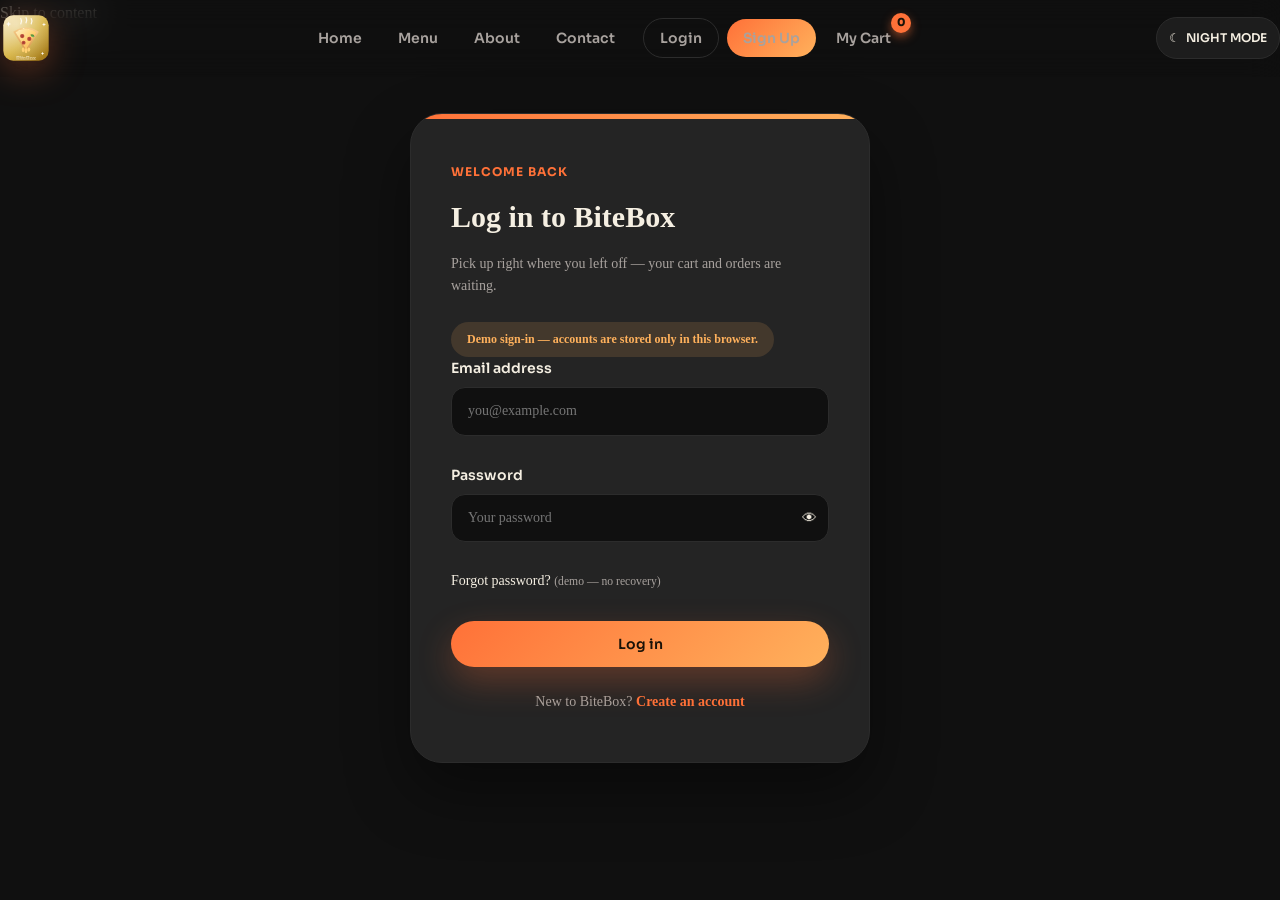
<file: orders.html>
<!DOCTYPE html>
<html lang="en">
<head>
  <meta charset="UTF-8">
  <meta name="viewport" content="width=device-width, initial-scale=1.0">
    <link rel="icon" type="image/svg+xml" href="./assets/images/logo.svg">
    <link rel="icon" type="image/png" sizes="32x32" href="./assets/images/opt/favicon-32.png">
    <link rel="apple-touch-icon" href="./assets/images/opt/apple-touch-icon.png">
  <meta name="theme-color" content="#101010">
  <title>My Orders | BiteBox</title>
    <meta name="description" content="Track your BiteBox order history and status.">
  <link rel="preconnect" href="https://fonts.googleapis.com">
  <link rel="preconnect" href="https://fonts.gstatic.com" crossorigin>
  <link href="https://fonts.googleapis.com/css2?family=Inter:wght@400;500;600&family=Sora:wght@600;700;800&display=swap" rel="stylesheet">
  <link rel="stylesheet" href="./css/reset.css">
  <link rel="stylesheet" href="./css/variables.css">
  <link rel="stylesheet" href="./css/home.css">
  <link rel="stylesheet" href="./css/commerce.css">
  <link rel="stylesheet" href="./css/account.css">

    <meta property="og:type" content="website">
    <meta property="og:site_name" content="BiteBox">
    <meta property="og:title" content="My Orders | BiteBox">
    <meta property="og:description" content="Track your BiteBox order history and status.">
</head>
<body>
    <a class="skip-link" href="#main">Skip to content</a>
  <header class="site-header" id="site-header">
    <div class="nav-inner">
      <a class="logo" href="index.html" aria-label="BiteBox home"><img src="./assets/images/logo.svg" alt="BiteBox"></a>
      <nav class="main-nav" id="main-nav" aria-label="Primary">
        <a href="index.html">Home</a>
        <a href="menu.html">Menu</a>
        <a href="about.html">About</a>
        <a href="contact.html">Contact</a>
        <a href="cart.html" class="nav-cart">My Cart</a>
      </nav>
      <div class="nav-actions">
        <button type="button" id="theme-toggle" class="theme-toggle" aria-label="Toggle theme"><span class="theme-icon" aria-hidden="true">☾</span><span class="theme-text">NIGHT</span></button>
        <button type="button" id="nav-toggle" class="nav-toggle" aria-label="Open menu" aria-expanded="false" aria-controls="main-nav"><span></span><span></span><span></span></button>
      </div>
    </div>
  </header>

  <main id="main" class="commerce-page">
    <section class="account-hero">
      <div class="container">
        <p class="eyebrow">Order history</p>
        <h1>My Orders</h1>
        <p>All your BiteBox orders in one place.</p>
      </div>
    </section>

    <section class="section">
      <div class="container" style="max-width:820px">
        <div class="orders-list" id="orders-list"></div>
        <div class="orders-empty" id="orders-empty" hidden>
          <h3>No orders yet</h3>
          <p>When you place an order it will show up here.</p>
          <a class="btn btn-primary" href="menu.html" style="margin-top:var(--space-6)">Browse the Menu →</a>
        </div>
        <p class="guest-note" id="guest-note" hidden>You're browsing as a guest — orders placed while logged out appear here too on this device.</p>
      </div>
    </section>
  </main>

  <footer class="site-footer">
    <div class="footer-inner">
      <div class="footer-brand"><img src="./assets/images/logo.svg" alt="BiteBox Logo"><p>Delicious food delivered to your doorstep.</p></div>
      <div class="footer-col"><h3>Quick Links</h3><a href="index.html">Home</a><a href="menu.html">Menu</a><a href="about.html">About</a><a href="contact.html">Contact</a><a href="cart.html">Cart</a></div>
      <div class="footer-col"><h3>Contact Us</h3><p>📞 +91 12345 67890</p><p>✉ support@bitebox.com</p></div>
    </div>
    <div class="footer-bottom">© 2026 BiteBox. All Rights Reserved.</div>
  </footer>

  <script src="./file.js" defer></script>
  <script src="./js/api.js" defer></script>
  <script src="./js/auth.js" defer></script>
  <script src="./js/orders.js" defer></script>
</body>
</html>
</file>
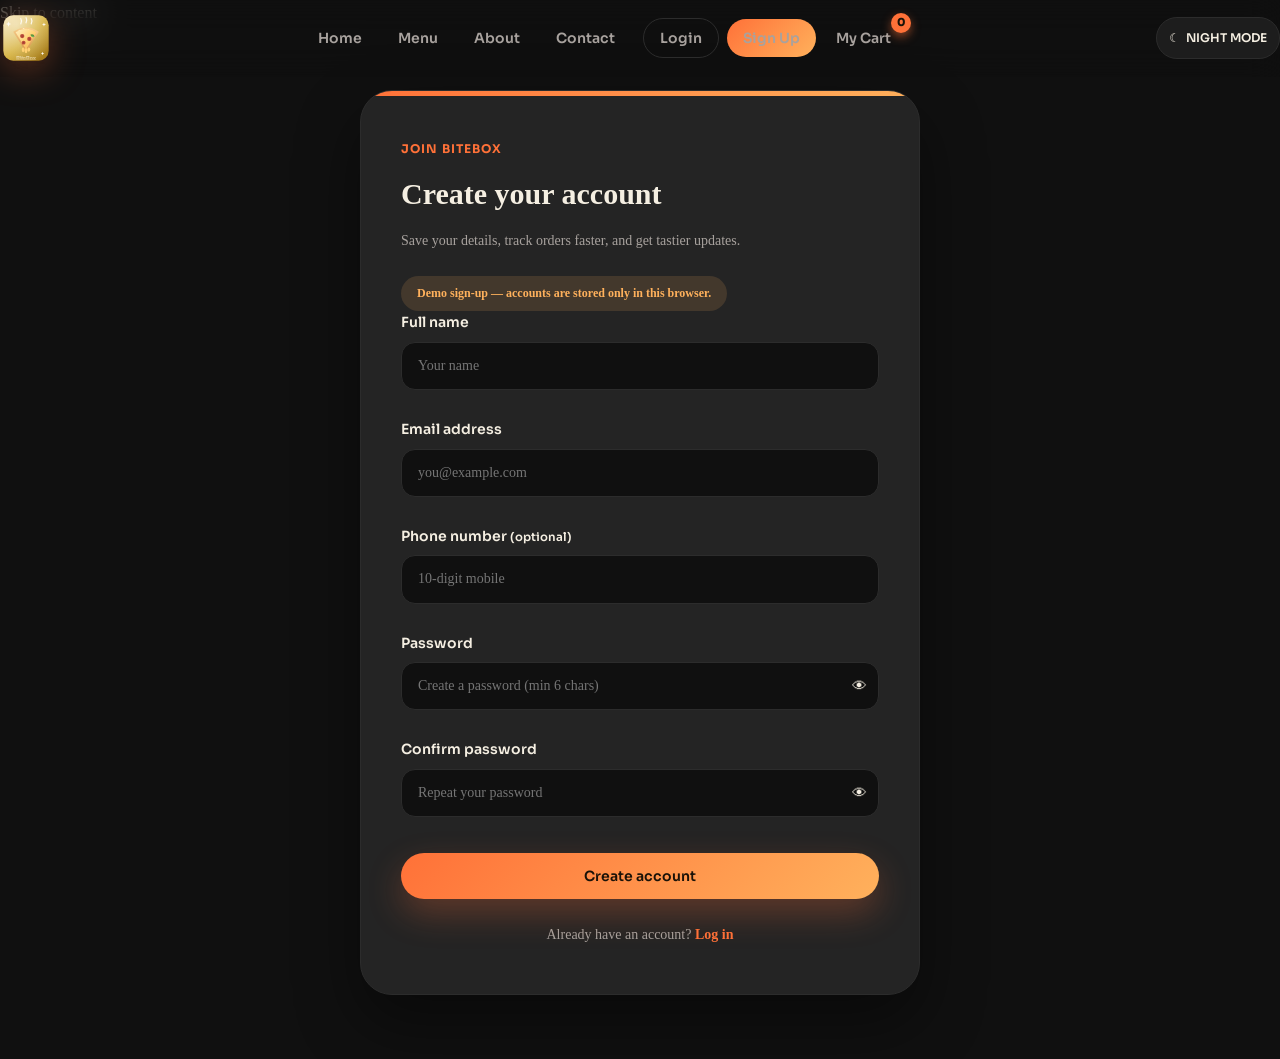
<file: signup.html>
<!DOCTYPE html>
<html lang="en">
<head>
  <meta charset="UTF-8">
  <meta name="viewport" content="width=device-width, initial-scale=1.0">
    <link rel="icon" type="image/svg+xml" href="./assets/images/logo.svg">
    <link rel="icon" type="image/png" sizes="32x32" href="./assets/images/opt/favicon-32.png">
    <link rel="apple-touch-icon" href="./assets/images/opt/apple-touch-icon.png">
  <meta name="theme-color" content="#101010">
  <title>Sign Up | BiteBox</title>
    <meta name="description" content="Create your BiteBox account to order faster and track your orders.">
  <link rel="preconnect" href="https://fonts.googleapis.com">
  <link rel="preconnect" href="https://fonts.gstatic.com" crossorigin>
  <link href="https://fonts.googleapis.com/css2?family=Inter:wght@400;500;600&family=Sora:wght@600;700;800&display=swap" rel="stylesheet">
  <link rel="stylesheet" href="./css/reset.css">
  <link rel="stylesheet" href="./css/variables.css">
  <link rel="stylesheet" href="./css/home.css">
  <link rel="stylesheet" href="./css/account.css">

    <meta property="og:type" content="website">
    <meta property="og:site_name" content="BiteBox">
    <meta property="og:title" content="Sign Up | BiteBox">
    <meta property="og:description" content="Create your BiteBox account to order faster and track your orders.">
</head>
<body class="auth-body">
    <a class="skip-link" href="#main">Skip to content</a>
  <header class="site-header" id="site-header">
    <div class="nav-inner">
      <a class="logo" href="index.html" aria-label="BiteBox home"><img src="./assets/images/logo.svg" alt="BiteBox"></a>
      <nav class="main-nav" id="main-nav" aria-label="Primary">
        <a href="index.html">Home</a>
        <a href="menu.html">Menu</a>
        <a href="about.html">About</a>
        <a href="contact.html">Contact</a>
        <a href="cart.html" class="nav-cart">My Cart</a>
      </nav>
      <div class="nav-actions">
        <button type="button" id="theme-toggle" class="theme-toggle" aria-label="Toggle theme"><span class="theme-icon" aria-hidden="true">☾</span><span class="theme-text">NIGHT</span></button>
        <button type="button" id="nav-toggle" class="nav-toggle" aria-label="Open menu" aria-expanded="false" aria-controls="main-nav"><span></span><span></span><span></span></button>
      </div>
    </div>
  </header>

  <main id="main" class="auth-page">
    <section class="auth-card auth-card-wide">
      <p class="eyebrow">Join BiteBox</p>
      <h1>Create your account</h1>
      <p class="auth-sub">Save your details, track orders faster, and get tastier updates.</p>
      <p class="demo-note">Demo sign-up — accounts are stored only in this browser.</p>

      <form id="signup-form" class="auth-form" novalidate>
        <div class="field">
          <label for="su-name">Full name</label>
          <input id="su-name" name="name" type="text" placeholder="Your name" autocomplete="name" required>
          <span class="field-error" data-for="name"></span>
        </div>
        <div class="field">
          <label for="su-email">Email address</label>
          <input id="su-email" name="email" type="email" placeholder="you@example.com" autocomplete="email" required>
          <span class="field-error" data-for="email"></span>
        </div>
        <div class="field">
          <label for="su-phone">Phone number <small>(optional)</small></label>
          <input id="su-phone" name="phone" type="tel" placeholder="10-digit mobile" autocomplete="tel" inputmode="numeric" maxlength="10">
          <span class="field-error" data-for="phone"></span>
        </div>
        <div class="field">
          <label for="su-password">Password</label>
          <div class="pass-wrap">
            <input id="su-password" name="password" type="password" placeholder="Create a password (min 6 chars)" autocomplete="new-password" minlength="6" required>
            <button type="button" class="pass-toggle" data-target="su-password" aria-label="Show password">👁</button>
          </div>
          <span class="field-error" data-for="password"></span>
        </div>
        <div class="field">
          <label for="su-confirm">Confirm password</label>
          <div class="pass-wrap">
            <input id="su-confirm" name="confirm" type="password" placeholder="Repeat your password" autocomplete="new-password" minlength="6" required>
            <button type="button" class="pass-toggle" data-target="su-confirm" aria-label="Show password">👁</button>
          </div>
          <span class="field-error" data-for="confirm"></span>
        </div>
        <button type="submit" class="auth-submit btn btn-primary btn-block" id="signup-submit">Create account</button>
      </form>

      <p class="auth-switch">Already have an account? <a href="login.html">Log in</a></p>
    </section>
  </main>

  <script src="./file.js" defer></script>
  <script src="./js/api.js" defer></script>
  <script src="./js/auth.js" defer></script>
  <script src="./js/auth-forms.js" defer></script>
</body>
</html>
</file>
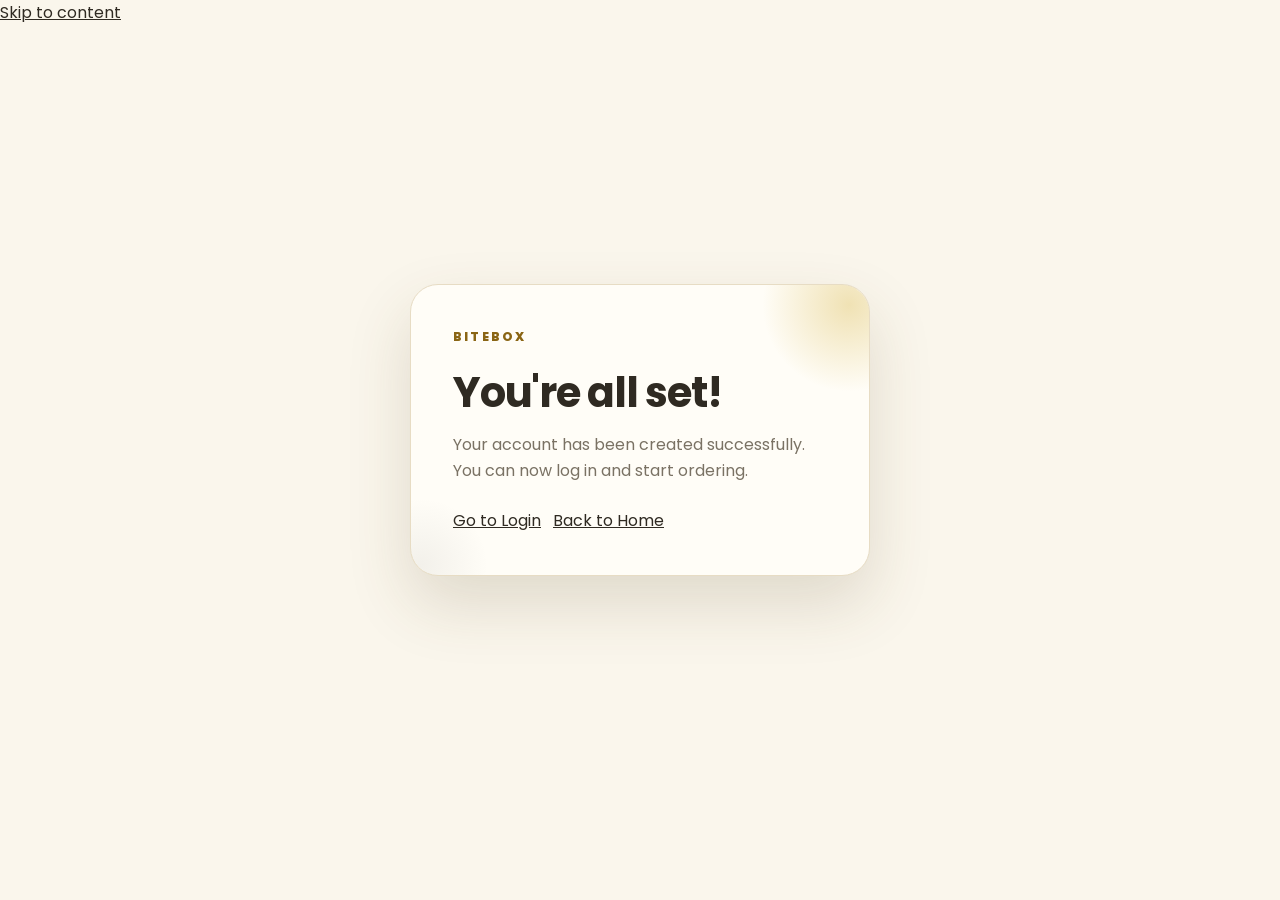
<file: submit.html>
<!DOCTYPE html>
<html lang="en">
<head>
    <meta charset="UTF-8">
    <meta name="viewport" content="width=device-width, initial-scale=1.0">
    <link rel="icon" type="image/svg+xml" href="./assets/images/logo.svg">
    <link rel="icon" type="image/png" sizes="32x32" href="./assets/images/opt/favicon-32.png">
    <link rel="apple-touch-icon" href="./assets/images/opt/apple-touch-icon.png">
    <title>Signup Successful | BiteBox</title>
    <meta name="description" content="Signup successful | BiteBox">
    <link rel="stylesheet" href="./style.css">
    <link rel="preconnect" href="https://fonts.googleapis.com">
    <link rel="preconnect" href="https://fonts.gstatic.com" crossorigin>
    <link href="https://fonts.googleapis.com/css2?family=Poppins:wght@300;400;500;600;700;800&display=swap" rel="stylesheet">

    <meta property="og:type" content="website">
    <meta property="og:site_name" content="BiteBox">
    <meta property="og:title" content="Signup Successful | BiteBox">
    <meta property="og:description" content="Signup successful | BiteBox">
</head>
<body class="auth-page">
    <a class="skip-link" href="#main">Skip to content</a>
    <main id="main" class="auth-wrap">
        <section class="auth-card">
            <p class="eyebrow">BITEBOX</p>
            <h1>You're all set!</h1>
            <p class="auth-sub">Your account has been created successfully. You can now log in and start ordering.</p>
            <div class="ticket-actions">
                <a class="btn-primary" href="login.html">Go to Login</a>
                <a class="btn-ghost" href="index.html">Back to Home</a>
            </div>
        </section>
    </main>
</body>
</html>
</file>
<file: css/variables.css>
/* =========================================================
   BiteBox 2.0 — Design Tokens
   Single source of truth for colors, type, spacing, radii,
   shadows, motion, z-index and layout widths.
   ========================================================= */

:root{
    /* ---- Brand palette (BiteBox 2.0 dark-first) ---- */
    --color-bg:#101010;
    --color-surface:#191919;
    --color-card:#242424;
    --color-ink:#f5efe2;
    --color-muted:#a8a29e;
    --color-line:#2c2c2c;
    --color-primary:#ff7138;
    --color-primary-dark:#e05f24;
    --color-secondary:#ffb15c;
    --color-cream:#fff4e8;
    --color-accent:#ffb15c;
    --color-danger:#e0645a;
    --color-success:#6fbf73;

    /* Brand gradient (primary CTA) */
    --gradient-brand:linear-gradient(135deg,var(--color-primary) 0%,var(--color-secondary) 100%);
    --gradient-surface:linear-gradient(180deg,var(--color-surface) 0%,var(--color-bg) 100%);

    /* ---- Typography ---- */
    --font-display:"Sora","Poppins",system-ui,-apple-system,"Segoe UI",sans-serif;
    --font-body:"Inter","Poppins",system-ui,-apple-system,"Segoe UI",sans-serif;
    --font-script:"Great Vibes","Pacifico",cursive;

    --text-xs:.75rem;
    --text-sm:.875rem;
    --text-base:1rem;
    --text-lg:1.125rem;
    --text-xl:1.25rem;
    --text-2xl:1.5rem;
    --text-3xl:1.875rem;
    --text-4xl:2.25rem;
    --text-5xl:clamp(2.4rem,6vw,4.2rem);
    --text-hero:clamp(2.6rem,7vw,5.4rem);

    --weight-regular:400;
    --weight-medium:500;
    --weight-semibold:600;
    --weight-bold:700;
    --weight-extrabold:800;

    --leading-tight:1.08;
    --leading-snug:1.22;
    --leading-normal:1.6;
    --tracking-tight:-.03em;
    --tracking-wide:.08em;

    /* ---- Spacing (4px base) ---- */
    --space-1:4px;
    --space-2:8px;
    --space-3:12px;
    --space-4:16px;
    --space-5:20px;
    --space-6:24px;
    --space-8:32px;
    --space-10:40px;
    --space-12:48px;
    --space-16:64px;
    --space-20:80px;
    --space-24:96px;
    --space-section:clamp(56px,9vw,120px);

    /* ---- Radius ---- */
    --radius-sm:8px;
    --radius-md:14px;
    --radius-lg:22px;
    --radius-xl:32px;
    --radius-pill:999px;

    /* ---- Shadows (dark-tuned) ---- */
    --shadow-sm:0 4px 14px rgba(0,0,0,.28);
    --shadow-md:0 14px 34px rgba(0,0,0,.34);
    --shadow-lg:0 28px 64px rgba(0,0,0,.42);
    --shadow-brand:0 14px 34px rgba(255,113,56,.28);
    --shadow-gold:0 14px 34px rgba(255,177,92,.22);

    /* ---- Motion ---- */
    --transition-fast:150ms ease;
    --transition-base:250ms ease;
    --transition-slow:450ms cubic-bezier(.22,.8,.24,1);
    --ease-out:cubic-bezier(.22,.8,.24,1);

    /* ---- Z-index scale ---- */
    --z-base:0;
    --z-dropdown:100;
    --z-sticky:200;
    --z-header:300;
    --z-modal:500;
    --z-toast:900;

    /* ---- Layout ---- */
    --container-sm:720px;
    --container-md:1080px;
    --container-lg:1240px;
    --header-height:76px;
    --gutter:clamp(16px,4vw,40px);

    /* ---- Breakpoints (reference values for media queries) ---- */
    --bp-mobile:768px;
    --bp-tablet:1199px;
    --bp-desktop:1200px;
}

/* =========================================================
   Light theme override — preserves the existing light/dark
   toggle (body.dark-theme is toggled by file.js).
   When .dark-theme is absent these light tokens apply.
   ========================================================= */
body:not(.dark-theme){
    --color-bg:#faf6ec;
    --color-surface:#fffdf7;
    --color-card:#fffdf7;
    --color-ink:#2f2a22;
    --color-muted:#7a7264;
    --color-line:#e7dcc4;
    --color-primary:#c19a3f;
    --color-primary-dark:#8a6514;
    --color-secondary:#d4af37;
    --color-cream:#fff4e8;
    --color-accent:#ff7138;
    --color-danger:#b94a3a;
    --color-success:#3f7d4e;

    --gradient-brand:linear-gradient(135deg,#d9b45b 0%,#c19a3f 60%,#8a6514 100%);
    --gradient-surface:linear-gradient(180deg,#fffdf7 0%,#faf6ec 100%);

    --shadow-sm:0 4px 14px rgba(90,70,30,.10);
    --shadow-md:0 14px 34px rgba(90,70,30,.14);
    --shadow-lg:0 28px 64px rgba(90,70,30,.18);
    --shadow-brand:0 14px 34px rgba(193,154,63,.30);
    --shadow-gold:0 14px 34px rgba(212,175,55,.28);
}

/* Dark theme — explicit reaffirmation of the brand tokens.
   Keeps the selector contract used by file.js. */
body.dark-theme{
    --color-bg:#101010;
    --color-surface:#191919;
    --color-card:#242424;
    --color-ink:#f5efe2;
    --color-muted:#a8a29e;
    --color-line:#2c2c2c;
    --color-primary:#ff7138;
    --color-primary-dark:#e05f24;
    --color-secondary:#ffb15c;
    --color-cream:#fff4e8;
    --gradient-brand:linear-gradient(135deg,#ff7138 0%,#ffb15c 100%);
    --gradient-surface:linear-gradient(180deg,#191919 0%,#101010 100%);
    background:var(--color-bg);
    color:var(--color-ink);
}

body:not(.dark-theme){
    background:var(--color-bg);
    color:var(--color-ink);
}
</file>
<file: css/home.css>
/* =========================================================
   BiteBox 2.0 — Homepage (cinematic)
   Dark-first food-tech identity. Uses variables.css tokens.
   ========================================================= */

/* ---------- Shared bits ---------- */
.container{ width:min(100% - (var(--gutter)*2),var(--container-lg)); margin-inline:auto; }
.section{ padding-block:var(--space-section); }
.section-head{ max-width:640px; margin:0 auto var(--space-12); text-align:center; }
.section-head .eyebrow{ margin-bottom:var(--space-3); }
.section-head h2{ margin-bottom:var(--space-4); }
.section-head p{ margin:0; }
.section-cta{ text-align:center; margin-top:var(--space-10); }

.eyebrow{
    font-family:var(--font-display); font-size:var(--text-xs); font-weight:var(--weight-bold);
    letter-spacing:var(--tracking-wide); text-transform:uppercase; color:var(--color-primary);
}
.sr-only{ position:absolute; width:1px; height:1px; padding:0; margin:-1px; overflow:hidden; clip:rect(0 0 0 0); white-space:nowrap; border:0; }

/* ---------- Buttons ---------- */
.btn{
    display:inline-flex; align-items:center; justify-content:center; gap:var(--space-2);
    font-family:var(--font-display); font-weight:var(--weight-semibold); font-size:var(--text-sm);
    padding:var(--space-3) var(--space-6); border-radius:var(--radius-pill);
    transition:transform var(--transition-fast),box-shadow var(--transition-fast),background var(--transition-fast),color var(--transition-fast);
    will-change:transform;
}
.btn:active{ transform:translateY(1px) scale(.98); }
.btn-primary{
    background:var(--gradient-brand); color:#1a1208;
    box-shadow:var(--shadow-brand);
}
.btn-primary:hover{ transform:translateY(-2px); box-shadow:0 18px 40px rgba(255,113,56,.4); color:#1a1208; }
.btn-ghost{
    border:1px solid var(--color-line); color:var(--color-ink);
    background:color-mix(in srgb,var(--color-card) 60%,transparent);
}
.btn-ghost:hover{ border-color:var(--color-primary); color:var(--color-primary); transform:translateY(-2px); }
.btn-sm{ padding:var(--space-2) var(--space-4); font-size:var(--text-xs); }
.btn-light{ background:var(--color-cream); color:#3a2a10; }
.btn-light:hover{ transform:translateY(-2px); box-shadow:var(--shadow-lg); color:#3a2a10; }
.btn.is-added{ background:var(--color-success); color:#0d1f10; }

/* ---------- Header / nav ---------- */
.site-header{
    position:fixed; inset:0 0 auto 0; z-index:var(--z-header);
    background:color-mix(in srgb,var(--color-bg) 55%,transparent);
    -webkit-backdrop-filter:blur(16px); backdrop-filter:blur(16px);
    border-bottom:1px solid transparent;
    transition:background var(--transition-base),border-color var(--transition-base),box-shadow var(--transition-base);
}
.site-header.scrolled{
    background:color-mix(in srgb,var(--color-bg) 86%,transparent);
    border-bottom-color:var(--color-line);
    box-shadow:var(--shadow-md);
}
.nav-inner{
    display:flex; align-items:center; justify-content:space-between; gap:var(--space-4);
    min-height:76px; padding-block:var(--space-3);
}
.logo{ display:inline-flex; align-items:center; flex:0 0 auto; }
.logo img{ height:52px; width:auto; filter:drop-shadow(0 8px 18px rgba(255,113,56,.35)); transition:transform var(--transition-base); }
.logo:hover img{ transform:translateY(-2px) scale(1.04) rotate(-2deg); }

.main-nav{ display:flex; align-items:center; gap:var(--space-1); list-style:none; margin:0; padding:0; }
.main-nav a{
    position:relative; display:inline-flex; align-items:center; gap:6px;
    padding:var(--space-2) var(--space-4); border-radius:var(--radius-pill);
    font-family:var(--font-display); font-size:var(--text-sm); font-weight:var(--weight-semibold);
    color:var(--color-muted); transition:color var(--transition-fast),background var(--transition-fast);
}
.main-nav a::after{
    content:""; position:absolute; left:50%; bottom:2px; width:0; height:2px;
    background:var(--gradient-brand); border-radius:2px; transform:translateX(-50%);
    transition:width var(--transition-base);
}
.main-nav a:hover{ color:var(--color-ink); }
.main-nav a:hover::after{ width:60%; }
.main-nav a[aria-current="page"]{ color:var(--color-primary); }
.main-nav a[aria-current="page"]::after{ width:60%; }

/* Injected auth links (file.js) */
.auth-nav{ display:flex; align-items:center; gap:var(--space-2); margin-left:var(--space-2); }
.auth-sep{ display:none; }
.auth-link{
    padding:var(--space-2) var(--space-4); border-radius:var(--radius-pill);
    font-family:var(--font-display); font-size:var(--text-xs); font-weight:var(--weight-semibold);
    border:1px solid var(--color-line); color:var(--color-muted); transition:all var(--transition-fast);
}
.auth-link:hover{ color:var(--color-primary); border-color:var(--color-primary); }
.auth-signup{ background:var(--gradient-brand); border:none; color:#1a1208; }

.nav-actions{ display:flex; align-items:center; gap:var(--space-2); }
.icon-btn,.theme-toggle,.nav-toggle{
    display:inline-flex; align-items:center; justify-content:center; gap:6px;
    min-width:42px; height:42px; padding:0 var(--space-3);
    border-radius:var(--radius-pill); border:1px solid var(--color-line);
    background:color-mix(in srgb,var(--color-card) 70%,transparent);
    color:var(--color-ink); font-family:var(--font-display); font-size:var(--text-xs); font-weight:var(--weight-semibold);
    transition:all var(--transition-fast); cursor:pointer;
}
.icon-btn:hover,.theme-toggle:hover{ border-color:var(--color-primary); color:var(--color-primary); transform:translateY(-1px); }
.audio-icon{ font-size:15px; line-height:1; }
#audio-toggle[aria-pressed="false"] .audio-icon{ opacity:.45; }

/* Cart badge (auto-appended by file.js) */
.cart-count-badge{
    position:absolute; top:-6px; right:-4px; min-width:20px; height:20px; padding:0 5px;
    display:inline-flex; align-items:center; justify-content:center;
    background:var(--color-primary); color:#1a1208;
    font-size:11px; font-weight:800; border-radius:var(--radius-pill);
    box-shadow:0 4px 10px rgba(255,113,56,.5);
}
.nav-cart{ position:relative; }

/* Hamburger */
.nav-toggle{ display:none; flex-direction:column; gap:5px; padding:0; }
.nav-toggle span{ display:block; width:20px; height:2px; background:var(--color-ink); border-radius:2px; transition:transform var(--transition-base),opacity var(--transition-base); }
.nav-toggle[aria-expanded="true"] span:nth-child(1){ transform:translateY(7px) rotate(45deg); }
.nav-toggle[aria-expanded="true"] span:nth-child(2){ opacity:0; }
.nav-toggle[aria-expanded="true"] span:nth-child(3){ transform:translateY(-7px) rotate(-45deg); }

/* ---------- Hero ---------- */
.hero{
    position:relative; overflow:hidden;
    padding:calc(var(--header-height) + var(--space-16)) 0 var(--space-24);
    min-height:92vh; display:flex; align-items:center;
}
.hero-inner{
    display:grid; grid-template-columns:1.05fr .95fr; gap:var(--space-12);
    align-items:center; position:relative; z-index:2;
}
.hero-copy h1{
    font-size:var(--text-hero); margin:var(--space-4) 0 var(--space-5);
    line-height:var(--leading-tight);
}
.hero-accent{
    background:var(--gradient-brand); -webkit-background-clip:text; background-clip:text;
    color:transparent;
}
.hero-sub{ font-size:var(--text-lg); color:var(--color-muted); max-width:46ch; margin-bottom:var(--space-8); }
.hero-actions{ display:flex; flex-wrap:wrap; gap:var(--space-4); margin-bottom:var(--space-8); }
.trust-row{ display:flex; flex-wrap:wrap; gap:var(--space-3) var(--space-6); list-style:none; padding:0; margin:0; }
.trust-row li{ font-size:var(--text-sm); font-weight:var(--weight-medium); color:var(--color-muted); }
.trust-row li::first-letter{ color:var(--color-primary); font-weight:var(--weight-bold); }

.hero-glow{
    position:absolute; inset:auto -10% -30% -10%; height:60%; z-index:1;
    background:radial-gradient(closest-side,rgba(255,113,56,.22),transparent 70%);
    filter:blur(10px); pointer-events:none;
}

/* 3D stage */
.hero-visual{ perspective:1200px; }
.hero-stage{
    position:relative; aspect-ratio:1/1; max-width:560px; margin-inline:auto;
    transform-style:preserve-3d;
    transform:rotateX(var(--rx,0deg)) rotateY(var(--ry,0deg)) translateY(var(--py,0px));
    transition:transform .35s var(--ease-out);
    animation:stageIn 1s var(--ease-out) both;
}
.hero-ring{
    position:absolute; inset:0; border-radius:50%;
    border:1px solid color-mix(in srgb,var(--color-primary) 30%,transparent);
}
.ring-1{ transform:translateZ(-60px) scale(.92); animation:spin 40s linear infinite; border-style:dashed; }
.ring-2{ inset:9%; transform:translateZ(-30px); border-color:color-mix(in srgb,var(--color-secondary) 35%,transparent); }
.ring-3{ inset:18%; transform:translateZ(10px); border-style:dotted; opacity:.6; animation:spin 55s linear infinite reverse; }
.hero-plate{
    position:absolute; inset:24%; border-radius:50%; overflow:hidden;
    border:3px solid color-mix(in srgb,var(--color-secondary) 55%,transparent);
    box-shadow:0 30px 80px rgba(0,0,0,.55),0 0 0 12px rgba(255,177,92,.06),0 0 90px rgba(255,113,56,.25);
    transform:translateZ(60px);
    animation:floaty 7s ease-in-out infinite;
}
.hero-plate img{ width:100%; height:100%; object-fit:cover; }

.float-item{
    position:absolute; width:clamp(56px,9%,84px); height:auto;
    filter:drop-shadow(0 14px 22px rgba(0,0,0,.5));
    animation:floaty var(--fd,6s) ease-in-out infinite;
    animation-delay:var(--fdel,0s);
    transform:translateZ(var(--fz,90px));
}
.f1{ top:6%; left:8%; --fz:110px; --fd:6.5s; }
.f2{ top:14%; right:6%; --fz:120px; --fd:7.5s; --fdel:-1s; }
.f3{ bottom:16%; left:2%; --fz:100px; --fd:8s; --fdel:-2s; }
.f4{ bottom:8%; right:12%; --fz:105px; --fd:6s; --fdel:-.5s; }
.f5{ top:44%; left:-4%; --fz:80px; --fd:7s; --fdel:-3s; }
.f6{ top:40%; right:-3%; --fz:70px; --fd:8.5s; --fdel:-1.5s; }

/* Entrance */
.reveal-hero{ opacity:0; transform:translateY(26px); animation:heroIn .9s var(--ease-out) forwards; animation-delay:var(--d,0s); }
.d1{ --d:.15s; } .d2{ --d:.3s; } .d3{ --d:.45s; } .d4{ --d:.6s; }
@keyframes heroIn{ to{ opacity:1; transform:none; } }
@keyframes stageIn{ from{ opacity:0; transform:scale(.85) translateY(40px); } to{ opacity:1; } }
@keyframes floaty{ 0%,100%{ transform:translateY(0) rotate(-2deg); } 50%{ transform:translateY(-16px) rotate(2deg); } }
@keyframes spin{ to{ transform:rotate(360deg); } }
.ring-1,.ring-3{ transform-origin:center; }

/* ---------- Marquee ---------- */
.marquee{
    overflow:hidden; padding:var(--space-5) 0;
    border-block:1px solid var(--color-line);
    background:color-mix(in srgb,var(--color-surface) 70%,transparent);
}
.marquee-track{
    display:flex; width:max-content; gap:var(--space-8);
    font-family:var(--font-display); font-weight:var(--weight-bold);
    font-size:var(--text-sm); letter-spacing:var(--tracking-wide); text-transform:uppercase;
    color:var(--color-muted); white-space:nowrap;
    animation:marquee 28s linear infinite;
}
.marquee-track span{ color:var(--color-primary); }
@keyframes marquee{ to{ transform:translateX(-50%); } }

/* ---------- Grids ---------- */
.grid{ display:grid; gap:var(--space-6); }
.grid-dishes{ grid-template-columns:repeat(4,1fr); }
.grid-cats{ grid-template-columns:repeat(4,1fr); }
.grid-features{ grid-template-columns:repeat(4,1fr); }
.grid-reviews{ grid-template-columns:repeat(3,1fr); }

/* ---------- Food cards ---------- */
.food-card{
    background:var(--color-card); border:1px solid var(--color-line);
    border-radius:var(--radius-lg); overflow:hidden;
    display:flex; flex-direction:column;
    transition:border-color var(--transition-base),box-shadow var(--transition-base);
}
.food-card:hover{ border-color:color-mix(in srgb,var(--color-primary) 45%,transparent); box-shadow:var(--shadow-lg); }
.food-media{ aspect-ratio:4/3; overflow:hidden; background:var(--color-surface); }
.food-media img{ width:100%; height:100%; object-fit:cover; transition:transform .7s var(--ease-out); }
.food-card:hover .food-media img{ transform:scale(1.1) rotate(2deg); }
.food-body{ padding:var(--space-5); display:flex; flex-direction:column; gap:var(--space-3); flex:1; }
.food-top{ display:flex; align-items:flex-start; justify-content:space-between; gap:var(--space-3); }
.food-top h3{ margin:0; font-size:var(--text-lg); }
.rating{ font-size:var(--text-xs); color:var(--color-secondary); white-space:nowrap; }
.rating small{ color:var(--color-muted); }
.food-body p{ margin:0; font-size:var(--text-sm); flex:1; }
.food-foot{ display:flex; align-items:center; justify-content:space-between; gap:var(--space-3); }
.price{ font-family:var(--font-display); font-size:var(--text-xl); color:var(--color-primary); }

/* ---------- Category cards ---------- */
.category-card{
    display:flex; flex-direction:column; align-items:center; gap:var(--space-4);
    padding:var(--space-8) var(--space-4); text-align:center;
    background:var(--color-card); border:1px solid var(--color-line);
    border-radius:var(--radius-lg); color:var(--color-ink);
    font-family:var(--font-display); font-weight:var(--weight-semibold); font-size:var(--text-sm);
    transition:all var(--transition-base);
}
.category-card img{ width:72px; height:72px; object-fit:contain; filter:drop-shadow(0 10px 16px rgba(0,0,0,.35)); transition:transform var(--transition-base); }
.category-card:hover{ transform:translateY(-6px); border-color:var(--color-primary); box-shadow:var(--shadow-brand); }
.category-card:hover img{ transform:scale(1.12) rotate(-4deg); }

/* ---------- Feature cards ---------- */
.feature-card{
    background:var(--color-card); border:1px solid var(--color-line);
    border-radius:var(--radius-lg); padding:var(--space-8) var(--space-6);
    text-align:center; transition:border-color var(--transition-base),box-shadow var(--transition-base);
}
.feature-card:hover{ border-color:color-mix(in srgb,var(--color-primary) 45%,transparent); box-shadow:var(--shadow-md); }
.feature-icon{
    width:84px; height:84px; margin:0 auto var(--space-5); border-radius:50%;
    display:flex; align-items:center; justify-content:center;
    background:radial-gradient(circle at 30% 30%,color-mix(in srgb,var(--color-primary) 22%,transparent),transparent 70%);
    border:1px solid color-mix(in srgb,var(--color-primary) 30%,transparent);
}
.feature-icon img{ width:44px; height:44px; object-fit:contain; }
.feature-card h3{ font-size:var(--text-base); margin-bottom:var(--space-3); }
.feature-card p{ margin:0; font-size:var(--text-sm); }

/* ---------- Offer ---------- */
.offer{
    margin:var(--space-8) auto; max-width:var(--container-lg);
    border-radius:var(--radius-xl); padding:var(--space-16) var(--space-8);
    text-align:center; color:#241503;
    background:var(--gradient-brand);
    box-shadow:var(--shadow-brand);
    position:relative; overflow:hidden;
}
.offer::before{
    content:""; position:absolute; inset:0;
    background:radial-gradient(circle at 20% 0%,rgba(255,255,255,.35),transparent 45%),
               radial-gradient(circle at 85% 100%,rgba(0,0,0,.18),transparent 50%);
    pointer-events:none;
}
.offer-inner{ position:relative; }
.offer h2{ color:#241503; margin:var(--space-2) 0 var(--space-4); font-size:var(--text-4xl); }
.offer .eyebrow{ color:#5a3a08; }
.offer-sub{ font-size:var(--text-lg); color:#3a2408; margin-bottom:var(--space-2); }
.offer-code{ font-size:var(--text-xl); letter-spacing:.14em; margin-bottom:var(--space-8); }

/* ---------- Reviews ---------- */
.review-card{
    background:var(--color-card); border:1px solid var(--color-line);
    border-radius:var(--radius-lg); padding:var(--space-8) var(--space-6);
    text-align:center;
}
.review-avatar{
    width:72px; height:72px; border-radius:50%; object-fit:cover; margin:0 auto var(--space-4);
    border:2px solid var(--color-primary);
}
.review-card h3{ font-size:var(--text-base); margin-bottom:var(--space-3); }
.review-card p{ font-size:var(--text-sm); font-style:italic; margin-bottom:var(--space-4); }

/* ---------- Video reel ---------- */
.reel{ padding:0 var(--gutter) var(--space-section); }
.reel-frame{
    max-width:var(--container-lg); margin-inline:auto; border-radius:var(--radius-xl); overflow:hidden;
    border:1px solid var(--color-line); box-shadow:var(--shadow-lg);
}
.reel-frame video{ width:100%; height:auto; display:block; }

/* ---------- Newsletter ---------- */
.newsletter{ padding-block:var(--space-16); }
.newsletter-inner{
    position:relative; display:grid; grid-template-columns:1.2fr auto auto; gap:var(--space-10);
    align-items:center; padding:var(--space-12);
    background:var(--color-card); border:1px solid var(--color-line); border-radius:var(--radius-xl);
    overflow:hidden;
}
.newsletter-inner::before{
    content:""; position:absolute; inset:0;
    background:radial-gradient(circle at 0% 0%,rgba(255,113,56,.12),transparent 45%);
    pointer-events:none;
}
.newsletter-copy{ position:relative; }
.newsletter-copy h2{ font-size:var(--text-3xl); margin-bottom:var(--space-3); }
.newsletter-copy p{ margin:0; }
.newsletter-form{
    position:relative; display:flex; gap:var(--space-2); flex:0 1 380px;
}
.newsletter-form input{
    flex:1; min-width:0; padding:var(--space-3) var(--space-5);
    border-radius:var(--radius-pill); border:1px solid var(--color-line);
    background:var(--color-bg); color:var(--color-ink);
    font-size:var(--text-sm); outline:none;
    transition:border-color var(--transition-fast);
}
.newsletter-form input:focus{ border-color:var(--color-primary); }
.newsletter-img{ position:relative; width:140px; height:96px; object-fit:cover; border-radius:var(--radius-md); }

/* ---------- Footer ---------- */
.site-footer{
    background:var(--color-surface); border-top:1px solid var(--color-line);
    padding:var(--space-16) 0 var(--space-8);
}
.footer-inner{
    display:grid; grid-template-columns:1.4fr 1fr 1fr 1.2fr 1fr; gap:var(--space-10);
    margin-bottom:var(--space-12);
}
.footer-brand img{ height:64px; width:auto; margin-bottom:var(--space-4); }
.footer-brand p{ font-size:var(--text-sm); margin-bottom:var(--space-5); }
.socials{ display:flex; gap:var(--space-3); }
.socials a{ display:inline-flex; transition:transform var(--transition-fast); }
.socials a:hover{ transform:translateY(-3px) scale(1.08); }
.socials img{ width:34px; height:34px; }
.footer-col{ display:flex; flex-direction:column; gap:var(--space-3); font-size:var(--text-sm); color:var(--color-muted); }
.footer-col h3{ font-size:var(--text-sm); color:var(--color-ink); margin-bottom:var(--space-2); }
.footer-col a{ color:var(--color-muted); transition:color var(--transition-fast); }
.footer-col a:hover{ color:var(--color-primary); }
.footer-col p{ margin:0; line-height:var(--leading-snug); }
.payments{ display:flex; gap:var(--space-3); flex-wrap:wrap; }
.payments img{ height:34px; width:auto; border-radius:6px; background:var(--color-card); padding:4px; }
.footer-bottom{
    padding-top:var(--space-6); border-top:1px solid var(--color-line);
    text-align:center; font-size:var(--text-xs); color:var(--color-muted);
}

/* ---------- Reveal (driven by file.js) ---------- */
.reveal{
    opacity:0; transform:translateY(34px);
    transition:opacity .8s var(--ease-out),transform .8s var(--ease-out);
    transition-delay:var(--reveal-delay,0s);
}
.reveal.is-visible{ opacity:1; transform:none; }

/* ---------- Toast ---------- */
.bitebox-status{
    position:fixed; left:50%; bottom:28px; transform:translate(-50%,20px);
    z-index:var(--z-toast); padding:var(--space-3) var(--space-6);
    background:var(--color-card); color:var(--color-ink);
    border:1px solid color-mix(in srgb,var(--color-primary) 40%,transparent);
    border-radius:var(--radius-pill); font-size:var(--text-sm); font-weight:var(--weight-medium);
    box-shadow:var(--shadow-lg); opacity:0; pointer-events:none;
    transition:opacity .3s,transform .3s;
}
.bitebox-status.visible{ opacity:1; transform:translate(-50%,0); }

/* ---------- Light theme adjustments ---------- */
body:not(.dark-theme) .btn-primary{ color:#fffdf7; }
body:not(.dark-theme) .offer{ color:#2f2410; }
body:not(.dark-theme) .offer h2,body:not(.dark-theme) .offer-sub,body:not(.dark-theme) .offer-code{ color:#2f2410; }
body:not(.dark-theme) .offer .eyebrow{ color:#5a3a08; }

/* ---------- Responsive ---------- */
@media (max-width:1199px){
    .grid-dishes,.grid-cats,.grid-features{ grid-template-columns:repeat(2,1fr); }
    .grid-reviews{ grid-template-columns:repeat(2,1fr); }
    .footer-inner{ grid-template-columns:repeat(3,1fr); }
}
@media (max-width:900px){
    .hero-inner{ grid-template-columns:1fr; gap:var(--space-10); }
    .hero-visual{ order:-1; max-width:420px; }
    .hero{ padding-top:calc(var(--header-height) + var(--space-8)); min-height:auto; }
    .main-nav{
        position:absolute; top:100%; left:0; right:0;
        flex-direction:column; align-items:stretch; gap:var(--space-1);
        padding:var(--space-4) var(--gutter) var(--space-6);
        background:color-mix(in srgb,var(--color-bg) 96%,transparent);
        border-bottom:1px solid var(--color-line);
        opacity:0; visibility:hidden; transform:translateY(-8px);
        transition:opacity var(--transition-base),transform var(--transition-base),visibility var(--transition-base);
    }
    .main-nav a{ justify-content:center; padding:var(--space-3); }
    .site-header.nav-open .main-nav{ opacity:1; visibility:visible; transform:none; }
    .auth-nav{ flex-direction:column; margin:var(--space-2) 0 0; }
    .nav-toggle{ display:inline-flex; }
    .theme-text{ display:none; }
    .newsletter-inner{ grid-template-columns:1fr; text-align:center; }
    .newsletter-form{ flex-direction:column; flex:none; }
    .newsletter-img{ display:none; }
    .footer-inner{ grid-template-columns:repeat(2,1fr); }
}
@media (max-width:767px){
    .grid-dishes,.grid-cats,.grid-features,.grid-reviews{ grid-template-columns:1fr; }
    .hero-actions .btn{ width:100%; }
    .trust-row{ justify-content:center; }
    .footer-inner{ grid-template-columns:1fr; gap:var(--space-8); }
    .float-item{ display:none; }
    .hero-plate{ inset:30%; }
    .reel{ padding-inline:var(--space-4); }
}

/* ---------- Reduced motion ---------- */
@media (prefers-reduced-motion:reduce){
    .reveal{ transition:none; opacity:1; transform:none; }
    .hero-stage,.float-item,.marquee-track,.ring-1,.ring-3{ animation:none !important; }
    .reveal-hero{ animation:none; opacity:1; transform:none; }
    *,*::before,*::after{ scroll-behavior:auto !important; }
}
</file>
<file: css/pages.css>
/* BiteBox 2.0 — About & Contact pages (shared with home.css components) */

.page-hero{
    min-height:auto; padding:calc(var(--header-height) + var(--space-16)) 0 var(--space-12);
    align-items:flex-end;
}
.page-hero-inner{ max-width:760px; }
.page-hero h1{ font-size:var(--text-hero); margin:var(--space-4) 0 var(--space-5); }
.page-hero-sub{ font-size:var(--text-lg); color:var(--color-muted); margin:0; }

/* ---------- About ---------- */
.about-story{ max-width:720px; margin:0 auto var(--space-16); text-align:center; }
.about-story p{ font-size:var(--text-lg); }
.about-story .script{ font-family:var(--font-script); font-size:var(--text-3xl); color:var(--color-primary); }

.mission-grid{ display:grid; grid-template-columns:repeat(2,1fr); gap:var(--space-6); max-width:900px; margin:0 auto var(--space-16); }
.mission-card{
    background:var(--color-card); border:1px solid var(--color-line);
    border-radius:var(--radius-lg); padding:var(--space-10) var(--space-8); text-align:center;
    transition:border-color var(--transition-base),transform var(--transition-base),box-shadow var(--transition-base);
}
.mission-card:hover{ transform:translateY(-4px); border-color:var(--color-primary); box-shadow:var(--shadow-md); }
.mission-card .m-icon{
    width:72px; height:72px; margin:0 auto var(--space-5); border-radius:50%;
    display:flex; align-items:center; justify-content:center; font-size:30px;
    background:radial-gradient(circle at 30% 30%,color-mix(in srgb,var(--color-primary) 22%,transparent),transparent 70%);
    border:1px solid color-mix(in srgb,var(--color-primary) 30%,transparent);
}
.mission-card h3{ font-size:var(--text-xl); margin-bottom:var(--space-3); }
.mission-card p{ margin:0; font-size:var(--text-sm); }

.stats-band{
    display:grid; grid-template-columns:repeat(4,1fr); gap:var(--space-6);
    max-width:1000px; margin:0 auto var(--space-16); text-align:center;
}
.stat-item .stat-num{
    font-family:var(--font-display); font-size:var(--text-5xl); font-weight:var(--weight-extrabold);
    background:var(--gradient-brand); -webkit-background-clip:text; background-clip:text; color:transparent;
}
.stat-item .stat-label{ color:var(--color-muted); font-size:var(--text-sm); margin-top:var(--space-2); }

.chef-note{
    max-width:760px; margin:0 auto; text-align:center;
    background:var(--color-card); border:1px solid var(--color-line);
    border-radius:var(--radius-xl); padding:var(--space-12) var(--space-10);
}
.chef-note .script{ font-family:var(--font-script); font-size:var(--text-4xl); color:var(--color-primary); display:block; margin-bottom:var(--space-4); }
.chef-note p{ max-width:56ch; margin:0 auto var(--space-4); }
.chef-note p:last-child{ margin-bottom:0; }

/* ---------- Contact ---------- */
.contact-grid{ display:grid; grid-template-columns:1fr 1.2fr; gap:var(--space-8); align-items:start; }
.contact-cards{ display:flex; flex-direction:column; gap:var(--space-5); }
.contact-card{
    display:flex; gap:var(--space-5); align-items:flex-start;
    background:var(--color-card); border:1px solid var(--color-line);
    border-radius:var(--radius-lg); padding:var(--space-6);
    transition:border-color var(--transition-base),transform var(--transition-base);
}
.contact-card:hover{ transform:translateY(-3px); border-color:color-mix(in srgb,var(--color-primary) 45%,transparent); }
.contact-card .c-icon{
    flex:0 0 auto; width:52px; height:52px; border-radius:var(--radius-md);
    display:flex; align-items:center; justify-content:center; font-size:22px;
    background:color-mix(in srgb,var(--color-primary) 12%,transparent);
    border:1px solid color-mix(in srgb,var(--color-primary) 25%,transparent);
}
.contact-card h3{ font-size:var(--text-base); margin-bottom:var(--space-2); }
.contact-card p{ margin:0; font-size:var(--text-sm); }
.contact-card a{ color:var(--color-primary); }

.contact-form-card{
    background:var(--color-card); border:1px solid var(--color-line);
    border-radius:var(--radius-lg); padding:var(--space-8);
}
.contact-form-card h2{ font-size:var(--text-2xl); margin-bottom:var(--space-6); }
.contact-form{ display:flex; flex-direction:column; gap:var(--space-5); }
.contact-form .field{ display:flex; flex-direction:column; gap:var(--space-2); }
.contact-form label{ font-size:var(--text-sm); font-weight:var(--weight-semibold); }
.contact-form input,.contact-form textarea,.contact-form select{
    padding:var(--space-3) var(--space-4); border-radius:var(--radius-md);
    border:1px solid var(--color-line); background:var(--color-bg);
    color:var(--color-ink); font-size:var(--text-sm); outline:none; resize:vertical;
    transition:border-color var(--transition-fast);
}
.contact-form input:focus,.contact-form textarea:focus,.contact-form select:focus{
    border-color:var(--color-primary);
    box-shadow:0 0 0 3px color-mix(in srgb,var(--color-primary) 18%,transparent);
}
.contact-form .row2{ display:grid; grid-template-columns:1fr 1fr; gap:var(--space-4); }
.contact-submit{ align-self:flex-start; }
.map-card{
    margin-top:var(--space-8); border-radius:var(--radius-lg); overflow:hidden;
    border:1px solid var(--color-line); background:var(--color-surface);
    min-height:220px; display:flex; align-items:center; justify-content:center;
    color:var(--color-muted); font-size:var(--text-sm); text-align:center; padding:var(--space-8);
}

/* ---------- Responsive ---------- */
@media (max-width:900px){
    .mission-grid{ grid-template-columns:1fr; }
    .stats-band{ grid-template-columns:repeat(2,1fr); gap:var(--space-8); }
    .contact-grid{ grid-template-columns:1fr; }
    .contact-form .row2{ grid-template-columns:1fr; }
}
@media (max-width:767px){
    .stats-band{ grid-template-columns:1fr 1fr; }
    .stat-item .stat-num{ font-size:var(--text-4xl); }
}
@media (prefers-reduced-motion:reduce){
    .mission-card{ transition:none; }
}
</file>
<file: css/commerce.css>
/* BiteBox 2.0 — Commerce pages (cart / checkout / ticket) */

.commerce-page{ padding-top:calc(var(--header-height) + var(--space-10)); }
.commerce-hero{ padding-bottom:var(--space-10); }
.commerce-hero h1{ font-size:var(--text-4xl); margin:var(--space-3) 0 var(--space-4); }
.commerce-hero p{ margin:0; font-size:var(--text-lg); }

.cart-layout{ padding-top:0; }
.cart-grid{ display:grid; grid-template-columns:1.6fr 1fr; gap:var(--space-8); align-items:start; }

.cart-items-card,.order-summary-card{
    background:var(--color-card); border:1px solid var(--color-line);
    border-radius:var(--radius-lg); padding:var(--space-8);
}
.cart-items-head{ display:flex; align-items:center; justify-content:space-between; margin-bottom:var(--space-6); }
.cart-items-head h2,.order-summary-card h2{ margin:0; font-size:var(--text-2xl); }
.link-danger{ color:var(--color-danger); font-size:var(--text-sm); font-weight:var(--weight-semibold); }
.link-danger:hover{ text-decoration:underline; }

.cart-table-wrap{ overflow-x:auto; }
.cart-table{ width:100%; border-collapse:collapse; min-width:560px; }
.cart-table th{
    text-align:left; font-family:var(--font-display); font-size:var(--text-xs);
    letter-spacing:var(--tracking-wide); text-transform:uppercase;
    color:var(--color-muted); padding:var(--space-3) var(--space-2);
    border-bottom:1px solid var(--color-line);
}
.cart-table td{ padding:var(--space-4) var(--space-2); border-bottom:1px solid var(--color-line); vertical-align:middle; }
.cart-table tr:last-child td{ border-bottom:none; }
.cart-item{ display:flex; align-items:center; gap:var(--space-3); }
.cart-item img{ width:56px; height:56px; border-radius:var(--radius-md); object-fit:cover; }
.cart-item h3{ margin:0; font-size:var(--text-sm); }
.cart-item p{ margin:2px 0 0; font-size:var(--text-xs); color:var(--color-muted); }
.qty{ display:inline-flex; align-items:center; gap:var(--space-2); }
.qty button{
    width:32px; height:32px; border-radius:50%; border:1px solid var(--color-line);
    background:var(--color-surface); color:var(--color-ink);
    font-size:15px; font-weight:700; cursor:pointer; transition:all var(--transition-fast);
}
.qty button:hover{ border-color:var(--color-primary); color:var(--color-primary); }
.qty .item-quantity{ min-width:22px; text-align:center; font-weight:var(--weight-bold); }
.remove{
    padding:var(--space-2) var(--space-3); border-radius:var(--radius-pill);
    border:1px solid color-mix(in srgb,var(--color-danger) 40%,transparent);
    color:var(--color-danger); font-size:var(--text-xs); font-weight:var(--weight-semibold);
    cursor:pointer; transition:all var(--transition-fast);
}
.remove:hover{ background:var(--color-danger); color:#fff; }
.item-price,.item-total{ font-family:var(--font-display); font-weight:var(--weight-semibold); white-space:nowrap; }
.empty-row td{ text-align:center; color:var(--color-muted); padding:var(--space-10); }

.cart-empty{ text-align:center; padding:var(--space-12) var(--space-6); }
.cart-empty h3{ margin:var(--space-4) 0 var(--space-2); }
.cart-empty p{ margin-bottom:var(--space-6); }
.continue-link{ display:inline-block; margin-top:var(--space-8); color:var(--color-primary); font-weight:var(--weight-semibold); }

.order-summary-card{ position:sticky; top:calc(var(--header-height) + var(--space-4)); }
.summary-lines{ margin:0 0 var(--space-6); }
.summary-lines>div{ display:flex; justify-content:space-between; gap:var(--space-4); padding:var(--space-2) 0; }
.summary-lines dt{ color:var(--color-muted); font-size:var(--text-sm); }
.summary-lines dd{ margin:0; font-weight:var(--weight-semibold); font-size:var(--text-sm); }
#coupon-row dt{ color:var(--color-success); }
#coupon-row dd{ color:var(--color-success); }

.coupon-form{ display:flex; gap:var(--space-2); margin-bottom:var(--space-2); }
.coupon-form input{
    flex:1; min-width:0; padding:var(--space-3) var(--space-4);
    border-radius:var(--radius-pill); border:1px solid var(--color-line);
    background:var(--color-bg); color:var(--color-ink); font-size:var(--text-sm); outline:none;
}
.coupon-form input:focus{ border-color:var(--color-primary); }
.coupon-msg{ min-height:20px; margin:0 0 var(--space-4); font-size:var(--text-xs); }
.coupon-msg.ok{ color:var(--color-success); }
.coupon-msg.err{ color:var(--color-danger); }

.summary-total{
    display:flex; justify-content:space-between; align-items:center;
    padding:var(--space-4) 0; border-top:1px dashed var(--color-line);
    font-size:var(--text-lg);
}
.summary-total strong{ font-family:var(--font-display); font-size:var(--text-2xl); color:var(--color-primary); }
#checkout-btn{ width:100%; margin-top:var(--space-2); }
.btn-block{ display:flex; }
.secure-note{ margin:var(--space-4) 0 0; text-align:center; font-size:var(--text-xs); color:var(--color-muted); }

/* ---------- Checkout ---------- */
.checkout-grid{ display:grid; grid-template-columns:1.4fr 1fr; gap:var(--space-8); align-items:start; }
.form-block{
    background:var(--color-card); border:1px solid var(--color-line);
    border-radius:var(--radius-lg); padding:var(--space-8); margin-bottom:var(--space-6);
}
.form-block h2{ font-size:var(--text-xl); margin-bottom:var(--space-6); }
.fields{ display:grid; grid-template-columns:1fr 1fr; gap:var(--space-5); }
.field{ display:flex; flex-direction:column; gap:var(--space-2); }
.field.full{ grid-column:1/-1; }
.field label{ font-family:var(--font-display); font-size:var(--text-sm); font-weight:var(--weight-semibold); }
.field input,.field textarea,.field select{
    padding:var(--space-3) var(--space-4); border-radius:var(--radius-md);
    border:1px solid var(--color-line); background:var(--color-bg);
    color:var(--color-ink); font-size:var(--text-sm); outline:none; resize:vertical;
    transition:border-color var(--transition-fast);
}
.field input:focus,.field textarea:focus,.field select:focus{
    border-color:var(--color-primary);
    box-shadow:0 0 0 3px color-mix(in srgb,var(--color-primary) 18%,transparent);
}
.field.has-error input,.field.has-error textarea{ border-color:var(--color-danger); }
.field-error{ font-size:var(--text-xs); color:var(--color-danger); min-height:14px; }
.pay-options{ display:flex; gap:var(--space-3); flex-wrap:wrap; }
.pay-option input{ position:absolute; opacity:0; }
.pay-option label{
    padding:var(--space-3) var(--space-6); border-radius:var(--radius-pill);
    border:1px solid var(--color-line); cursor:pointer;
    font-family:var(--font-display); font-weight:var(--weight-semibold); font-size:var(--text-sm);
    transition:all var(--transition-fast);
}
.pay-option input:checked + label{ background:var(--gradient-brand); color:#1a1208; border-color:transparent; }
.form-actions{ margin-top:var(--space-4); }
#order-submit{ width:100%; }

.recap-list{ list-style:none; margin:0 0 var(--space-4); padding:0; }
.recap-list li{ display:flex; align-items:center; gap:var(--space-3); padding:var(--space-3) 0; border-bottom:1px solid var(--color-line); }
.recap-list img,.recap-thumb{ width:48px; height:48px; border-radius:var(--radius-md); object-fit:cover; }
.recap-thumb{ display:flex; align-items:center; justify-content:center; background:var(--color-surface); font-weight:var(--weight-bold); }
.recap-list .info{ flex:1; display:flex; flex-direction:column; }
.recap-name{ font-weight:var(--weight-semibold); font-size:var(--text-sm); }
.recap-qty{ font-size:var(--text-xs); color:var(--color-muted); }
.recap-price{ font-weight:var(--weight-bold); font-size:var(--text-sm); white-space:nowrap; }
.recap-empty{ color:var(--color-muted); text-align:center; padding:var(--space-8); }
.tear{ border-top:1px dashed var(--color-line); margin:var(--space-4) 0; }
.edit-cart{ display:inline-block; margin-top:var(--space-4); font-size:var(--text-sm); color:var(--color-primary); }

/* ---------- Order ticket ---------- */
.ticket-card{
    max-width:640px; margin:0 auto; background:var(--color-card);
    border:1px solid var(--color-line); border-radius:var(--radius-xl);
    padding:var(--space-12); text-align:center;
    box-shadow:var(--shadow-lg); position:relative; overflow:hidden;
}
.ticket-card::before{
    content:""; position:absolute; inset:0 0 auto 0; height:6px;
    background:var(--gradient-brand);
}
.success-badge{
    width:88px; height:88px; margin:0 auto var(--space-6); border-radius:50%;
    display:flex; align-items:center; justify-content:center;
    background:color-mix(in srgb,var(--color-success) 18%,transparent);
    border:2px solid var(--color-success); color:var(--color-success);
    font-size:40px;
    animation:popIn .6s var(--ease-out) both;
}
@keyframes popIn{ from{ transform:scale(.4); opacity:0; } to{ transform:scale(1); opacity:1; } }
.ticket-id{ font-family:var(--font-display); letter-spacing:.12em; color:var(--color-primary); font-weight:var(--weight-bold); }
.demo-note{
    display:inline-block; margin-top:var(--space-4); padding:var(--space-2) var(--space-4);
    border-radius:var(--radius-pill); background:color-mix(in srgb,var(--color-secondary) 15%,transparent);
    color:var(--color-secondary); font-size:var(--text-xs); font-weight:var(--weight-semibold);
}

/* ---------- Responsive ---------- */
@media (max-width:1100px){ .cart-grid,.checkout-grid{ grid-template-columns:1fr; } }
@media (max-width:767px){
    .fields{ grid-template-columns:1fr; }
    .cart-table{ min-width:480px; }
    .summary-lines>div{ font-size:var(--text-sm); }
}
@media (prefers-reduced-motion:reduce){
    .success-badge{ animation:none; }
}
</file>
<file: css/account.css>
/* BiteBox 2.0 — Auth pages + account dashboard + order history */

/* ---------- Auth pages ---------- */
.auth-page{
    min-height:calc(100vh - var(--header-height));
    display:flex; align-items:center; justify-content:center;
    padding:var(--space-16) var(--gutter);
}
.auth-card{
    width:min(460px,100%); background:var(--color-card);
    border:1px solid var(--color-line); border-radius:var(--radius-xl);
    padding:var(--space-12) var(--space-10);
    box-shadow:var(--shadow-lg); position:relative; overflow:hidden;
}
.auth-card::before{
    content:""; position:absolute; inset:0 0 auto 0; height:5px;
    background:var(--gradient-brand);
}
.auth-card-wide{ width:min(560px,100%); }
.auth-card .eyebrow{ margin-bottom:var(--space-3); }
.auth-card h1{ font-size:var(--text-3xl); margin-bottom:var(--space-3); }
.auth-sub{ color:var(--color-muted); font-size:var(--text-sm); margin-bottom:var(--space-6); }
.demo-note{
    display:inline-block; margin:-var(--space-3) 0 var(--space-6);
    padding:var(--space-2) var(--space-4); border-radius:var(--radius-pill);
    background:color-mix(in srgb,var(--color-secondary) 14%,transparent);
    color:var(--color-secondary); font-size:var(--text-xs); font-weight:var(--weight-semibold);
}
.auth-form{ display:flex; flex-direction:column; gap:var(--space-5); }
.auth-form .field{ display:flex; flex-direction:column; gap:var(--space-2); }
.auth-form label{ font-family:var(--font-display); font-size:var(--text-sm); font-weight:var(--weight-semibold); }
.auth-form input{
    padding:var(--space-3) var(--space-4); border-radius:var(--radius-md);
    border:1px solid var(--color-line); background:var(--color-bg);
    color:var(--color-ink); font-size:var(--text-sm); outline:none; width:100%;
    transition:border-color var(--transition-fast);
}
.auth-form input:focus{ border-color:var(--color-primary); box-shadow:0 0 0 3px color-mix(in srgb,var(--color-primary) 18%,transparent); }
.field.has-error input{ border-color:var(--color-danger); }
.pass-wrap{ position:relative; }
.pass-wrap input{ padding-right:44px; }
.pass-toggle{
    position:absolute; right:8px; top:50%; transform:translateY(-50%);
    background:none; border:none; font-size:15px; cursor:pointer; padding:4px;
}
.auth-forgot{ margin:-var(--space-3) 0 0; font-size:var(--text-sm); }
.auth-forgot .muted{ color:var(--color-muted); }
.auth-submit{ margin-top:var(--space-2); }
.auth-switch{ margin:var(--space-6) 0 0; text-align:center; font-size:var(--text-sm); color:var(--color-muted); }
.auth-switch a{ color:var(--color-primary); font-weight:var(--weight-semibold); }

/* ---------- Account dashboard ---------- */
.account-hero{ padding:calc(var(--header-height) + var(--space-12)) 0 var(--space-8); }
.account-grid{ display:grid; grid-template-columns:340px 1fr; gap:var(--space-8); align-items:start; }

.profile-card,.dash-card{
    background:var(--color-card); border:1px solid var(--color-line);
    border-radius:var(--radius-lg); padding:var(--space-8);
}
.profile-card{ text-align:center; position:sticky; top:calc(var(--header-height) + var(--space-4)); }
.avatar{
    width:96px; height:96px; margin:0 auto var(--space-4); border-radius:50%;
    display:flex; align-items:center; justify-content:center;
    background:var(--gradient-brand); color:#1a1208;
    font-family:var(--font-display); font-size:var(--text-3xl); font-weight:var(--weight-extrabold);
    box-shadow:var(--shadow-brand);
}
.profile-card h2{ font-size:var(--text-xl); margin-bottom:var(--space-1); }
.profile-card .profile-email{ color:var(--color-muted); font-size:var(--text-sm); margin-bottom:var(--space-5); }
.profile-meta{ text-align:left; display:flex; flex-direction:column; gap:var(--space-3); margin-bottom:var(--space-6); }
.profile-meta div{ display:flex; justify-content:space-between; gap:var(--space-4); font-size:var(--text-sm); padding-bottom:var(--space-3); border-bottom:1px solid var(--color-line); }
.profile-meta dt{ color:var(--color-muted); }
.profile-meta dd{ margin:0; font-weight:var(--weight-semibold); text-align:right; }
.profile-actions{ display:flex; flex-direction:column; gap:var(--space-3); }

.dash-card{ margin-bottom:var(--space-6); }
.dash-card h2{ font-size:var(--text-xl); margin-bottom:var(--space-5); }
.stat-row{ display:grid; grid-template-columns:repeat(3,1fr); gap:var(--space-4); margin-bottom:var(--space-6); }
.stat{
    padding:var(--space-5); border-radius:var(--radius-md);
    background:var(--color-surface); border:1px solid var(--color-line); text-align:center;
}
.stat strong{ display:block; font-family:var(--font-display); font-size:var(--text-2xl); color:var(--color-primary); }
.stat span{ font-size:var(--text-xs); color:var(--color-muted); }

.order-mini{ display:flex; align-items:center; gap:var(--space-4); padding:var(--space-4) 0; border-bottom:1px solid var(--color-line); }
.order-mini:last-child{ border-bottom:none; }
.order-mini .om-id{ font-family:var(--font-display); font-weight:var(--weight-bold); font-size:var(--text-sm); }
.order-mini .om-meta{ font-size:var(--text-xs); color:var(--color-muted); }
.order-mini .om-total{ margin-left:auto; font-weight:var(--weight-bold); }

/* ---------- Edit profile ---------- */
.edit-form{ display:flex; flex-direction:column; gap:var(--space-5); max-width:420px; }
.edit-form .field{ display:flex; flex-direction:column; gap:var(--space-2); }
.edit-form label{ font-size:var(--text-sm); font-weight:var(--weight-semibold); }
.edit-form input{
    padding:var(--space-3) var(--space-4); border-radius:var(--radius-md);
    border:1px solid var(--color-line); background:var(--color-bg);
    color:var(--color-ink); font-size:var(--text-sm); outline:none;
}
.edit-form input:focus{ border-color:var(--color-primary); }
.form-msg{ font-size:var(--text-sm); min-height:20px; }
.form-msg.ok{ color:var(--color-success); }
.form-msg.err{ color:var(--color-danger); }

/* ---------- Order history ---------- */
.orders-list{ display:flex; flex-direction:column; gap:var(--space-5); }
.order-card{
    background:var(--color-card); border:1px solid var(--color-line);
    border-radius:var(--radius-lg); overflow:hidden;
    transition:border-color var(--transition-base),box-shadow var(--transition-base);
}
.order-card:hover{ border-color:color-mix(in srgb,var(--color-primary) 40%,transparent); }
.order-head{
    display:flex; align-items:center; gap:var(--space-5); flex-wrap:wrap;
    padding:var(--space-5) var(--space-6); cursor:pointer;
}
.order-head:hover{ background:color-mix(in srgb,var(--color-primary) 6%,transparent); }
.order-id{ font-family:var(--font-display); font-weight:var(--weight-bold); }
.order-date{ font-size:var(--text-xs); color:var(--color-muted); }
.order-status{
    padding:4px var(--space-3); border-radius:var(--radius-pill);
    background:color-mix(in srgb,var(--color-secondary) 16%,transparent);
    color:var(--color-secondary); font-size:var(--text-xs); font-weight:var(--weight-bold);
    text-transform:uppercase; letter-spacing:.06em;
}
.order-total{ margin-left:auto; font-family:var(--font-display); font-weight:var(--weight-bold); color:var(--color-primary); }
.order-body{ display:none; padding:0 var(--space-6) var(--space-6); }
.order-card.open .order-body{ display:block; }
.order-items{ list-style:none; margin:0 0 var(--space-4); padding:0; }
.order-items li{ display:flex; justify-content:space-between; gap:var(--space-4); padding:var(--space-2) 0; font-size:var(--text-sm); border-bottom:1px dashed var(--color-line); }
.order-items li span:last-child{ color:var(--color-muted); white-space:nowrap; }
.order-totals{ display:flex; flex-direction:column; gap:var(--space-2); font-size:var(--text-sm); margin-bottom:var(--space-4); }
.order-totals div{ display:flex; justify-content:space-between; }
.order-totals .grand{ font-weight:var(--weight-bold); font-size:var(--text-base); color:var(--color-primary); padding-top:var(--space-2); border-top:1px solid var(--color-line); }
.order-address{ font-size:var(--text-xs); color:var(--color-muted); background:var(--color-surface); border-radius:var(--radius-md); padding:var(--space-4); }
.orders-empty{ text-align:center; padding:var(--space-16) var(--space-6); color:var(--color-muted); }
.orders-empty h3{ margin:var(--space-4) 0 var(--space-2); }
.guest-note{ font-size:var(--text-xs); color:var(--color-muted); margin-top:var(--space-4); }

/* ---------- Responsive ---------- */
@media (max-width:1100px){ .account-grid{ grid-template-columns:1fr; } .profile-card{ position:static; } }
@media (max-width:767px){ .stat-row{ grid-template-columns:1fr; } .order-head{ gap:var(--space-3); } .order-total{ margin-left:0; width:100%; } }
@media (prefers-reduced-motion:reduce){ *{ transition:none !important; } }
</file>
<file: css/admin.css>
/* =========================================================
   BiteBox 2.0 — Admin dashboard
   Dark charcoal sidebar + orange accents + light content.
   ========================================================= */

:root{
    --adm-sidebar:#16130f;
    --adm-bg:#f6f1e7;
    --adm-card:#fffdf8;
    --adm-ink:#2b2419;
    --adm-muted:#8a7f6d;
    --adm-line:#e8ddc9;
    --adm-accent:#ff7138;
    --adm-accent2:#ffb15c;
}

.admin-body{ background:var(--adm-bg); color:var(--adm-ink); font-family:var(--font-body); }
.muted{ color:var(--adm-muted); }

/* ---------- Gate ---------- */
.admin-gate{
    min-height:100vh; display:flex; align-items:center; justify-content:center;
    padding:var(--space-8);
}
.gate-card{
    width:min(440px,100%); text-align:center;
    background:var(--adm-card); border:1px solid var(--adm-line);
    border-radius:var(--radius-xl); padding:var(--space-12) var(--space-10);
    box-shadow:var(--shadow-lg);
}
.gate-logo{ height:72px; width:auto; margin-bottom:var(--space-6); }
.gate-card h1{ margin-bottom:var(--space-4); }
.gate-card p{ font-size:var(--text-sm); margin-bottom:var(--space-8); }
.btn-gate{
    display:inline-flex; align-items:center; justify-content:center;
    padding:var(--space-3) var(--space-8); border-radius:var(--radius-pill); border:none;
    background:var(--gradient-brand); color:#1a1208;
    font-family:var(--font-display); font-weight:var(--weight-bold); font-size:var(--text-sm);
    cursor:pointer; transition:transform var(--transition-fast),box-shadow var(--transition-fast);
}
.btn-gate:hover{ transform:translateY(-2px); box-shadow:var(--shadow-brand); }
.gate-back{ display:block; margin-top:var(--space-6); font-size:var(--text-sm); color:var(--adm-muted); }

/* ---------- Shell ---------- */
.admin-shell{ display:flex; min-height:100vh; }

.admin-sidebar{
    position:fixed; inset:0 auto 0 0; width:250px; z-index:var(--z-header);
    background:var(--adm-sidebar); color:#efe6d8;
    display:flex; flex-direction:column; padding:var(--space-6) var(--space-4);
    transition:transform var(--transition-base);
}
.admin-brand{
    display:flex; align-items:center; gap:var(--space-3);
    padding:0 var(--space-3) var(--space-6); border-bottom:1px solid rgba(255,255,255,.08);
    margin-bottom:var(--space-4);
}
.admin-brand img{ height:44px; width:auto; }
.admin-brand span{
    font-family:var(--font-display); font-weight:var(--weight-bold);
    font-size:var(--text-lg); color:var(--adm-accent2);
}
.admin-nav{ display:flex; flex-direction:column; gap:4px; flex:1; }
.admin-nav a,.admin-sidebar-foot a{
    display:flex; align-items:center; gap:var(--space-3);
    padding:var(--space-3) var(--space-4); border-radius:var(--radius-md);
    color:#b7ab97; font-size:var(--text-sm); font-weight:var(--weight-medium);
    transition:all var(--transition-fast); position:relative;
}
.admin-nav a:hover{ color:#fff; background:rgba(255,255,255,.06); }
.admin-nav a.active{ color:#fff; background:rgba(255,113,56,.16); }
.admin-nav a.active::before{
    content:""; position:absolute; left:0; top:20%; bottom:20%; width:3px;
    border-radius:3px; background:var(--adm-accent);
}
.nav-ico{ width:18px; text-align:center; font-size:14px; }
.admin-sidebar-foot{ border-top:1px solid rgba(255,255,255,.08); padding-top:var(--space-4); display:flex; flex-direction:column; gap:4px; }
.admin-sidebar-foot a{ color:#b7ab97; }
.admin-sidebar-foot a:hover{ color:#fff; }
.back-site{ color:#7d7261 !important; }

.admin-scrim{
    position:fixed; inset:0; background:rgba(0,0,0,.45); z-index:calc(var(--z-header) - 1);
    opacity:0; visibility:hidden; transition:opacity .3s,visibility .3s;
}

.admin-main{ flex:1; margin-left:250px; min-width:0; display:flex; flex-direction:column; }
.admin-topbar{
    display:flex; align-items:center; gap:var(--space-4);
    padding:var(--space-5) var(--space-8);
    background:var(--adm-card); border-bottom:1px solid var(--adm-line);
    position:sticky; top:0; z-index:var(--z-sticky);
}
.admin-topbar h1{ font-size:var(--text-2xl); margin:0; }
.admin-topbar .muted{ font-size:var(--text-xs); margin:0; }
.demo-badge{
    margin-left:auto; padding:4px var(--space-3); border-radius:var(--radius-pill);
    background:color-mix(in srgb,var(--adm-accent) 14%,transparent);
    color:var(--adm-accent); font-size:10px; font-weight:var(--weight-bold);
    letter-spacing:.08em; text-transform:uppercase;
}
.admin-burger{
    display:none; width:42px; height:42px; border-radius:var(--radius-md);
    border:1px solid var(--adm-line); background:var(--adm-bg);
    font-size:18px; cursor:pointer;
}

.admin-content{ padding:var(--space-8); flex:1; }
.adm-section{ animation:admIn .35s var(--ease-out); }
@keyframes admIn{ from{ opacity:0; transform:translateY(12px); } to{ opacity:1; transform:none; } }

/* ---------- Cards & stats ---------- */
.adm-grid{ display:grid; gap:var(--space-5); }
.adm-grid.cols-4{ grid-template-columns:repeat(4,1fr); }
.adm-grid.cols-2{ grid-template-columns:repeat(2,1fr); }
.adm-grid.cols-3{ grid-template-columns:repeat(3,1fr); }

.stat-card,.adm-card{
    background:var(--adm-card); border:1px solid var(--adm-line);
    border-radius:var(--radius-lg); padding:var(--space-6);
    box-shadow:0 2px 10px rgba(90,70,30,.05);
}
.stat-card .stat-label{ font-size:var(--text-xs); color:var(--adm-muted); text-transform:uppercase; letter-spacing:.06em; font-weight:var(--weight-semibold); }
.stat-card .stat-value{ font-family:var(--font-display); font-size:var(--text-3xl); font-weight:var(--weight-extrabold); margin-top:var(--space-2); }
.stat-card .stat-delta{ font-size:var(--text-xs); color:var(--adm-muted); margin-top:var(--space-1); }

.adm-card h3{ font-size:var(--text-lg); margin-bottom:var(--space-4); }
.adm-card-head{ display:flex; align-items:center; justify-content:space-between; margin-bottom:var(--space-5); flex-wrap:wrap; gap:var(--space-3); }
.adm-card-head h3{ margin:0; }

/* ---------- Tables ---------- */
.adm-table-wrap{ overflow-x:auto; }
.adm-table{ width:100%; border-collapse:collapse; min-width:640px; font-size:var(--text-sm); }
.adm-table th{
    text-align:left; padding:var(--space-3) var(--space-3);
    font-family:var(--font-display); font-size:10px; letter-spacing:.08em; text-transform:uppercase;
    color:var(--adm-muted); border-bottom:1px solid var(--adm-line);
}
.adm-table td{ padding:var(--space-3); border-bottom:1px solid var(--adm-line); vertical-align:middle; }
.adm-table tr:last-child td{ border-bottom:none; }
.adm-table tbody tr{ transition:background var(--transition-fast); }
.adm-table tbody tr:hover{ background:color-mix(in srgb,var(--adm-accent) 5%,transparent); }

.status-pill{
    display:inline-flex; padding:3px var(--space-3); border-radius:var(--radius-pill);
    font-size:10px; font-weight:var(--weight-bold); text-transform:uppercase; letter-spacing:.05em;
}
.status-pending{ background:#fdf0dc; color:#9a6a12; }
.status-confirmed{ background:#e2f0e4; color:#2f6b3a; }
.status-preparing{ background:#e3ecfb; color:#2d4f9e; }
.status-delivering{ background:#f3e6f8; color:#7a3b9e; }
.status-delivered{ background:#e2f0e4; color:#2f6b3a; }
.status-cancelled{ background:#fbe4e1; color:#a33; }

/* ---------- Buttons / forms ---------- */
.btn-gate,.btn-primary-sm,.btn-ghost-sm{
    display:inline-flex; align-items:center; justify-content:center; gap:6px;
    padding:var(--space-2) var(--space-5); border-radius:var(--radius-pill);
    font-family:var(--font-display); font-weight:var(--weight-semibold); font-size:var(--text-sm);
    cursor:pointer; transition:all var(--transition-fast); border:none;
}
.btn-primary-sm{ background:var(--gradient-brand); color:#1a1208; }
.btn-primary-sm:hover{ transform:translateY(-1px); box-shadow:var(--shadow-brand); }
.btn-ghost-sm{ background:transparent; border:1px solid var(--adm-line); color:var(--adm-ink); }
.btn-ghost-sm:hover{ border-color:var(--adm-accent); color:var(--adm-accent); }
.btn-danger-sm{ background:transparent; border:1px solid #e0b4ae; color:#a33; padding:var(--space-2) var(--space-4); border-radius:var(--radius-pill); font-size:var(--text-xs); font-weight:var(--weight-semibold); cursor:pointer; }
.btn-danger-sm:hover{ background:#a33; color:#fff; }

.adm-toolbar{ display:flex; flex-wrap:wrap; gap:var(--space-3); align-items:center; margin-bottom:var(--space-5); }
.adm-toolbar input[type="search"],.adm-toolbar select,.adm-field input,.adm-field textarea{
    padding:var(--space-3) var(--space-4); border-radius:var(--radius-md);
    border:1px solid var(--adm-line); background:#fff; color:var(--adm-ink);
    font-size:var(--text-sm); outline:none;
}
.adm-toolbar input[type="search"]{ flex:1; min-width:200px; max-width:340px; }
.adm-toolbar input:focus,.adm-field input:focus,.adm-field textarea:focus{ border-color:var(--adm-accent); }
.adm-field{ display:flex; flex-direction:column; gap:6px; margin-bottom:var(--space-4); }
.adm-field label{ font-size:var(--text-sm); font-weight:var(--weight-semibold); }
.adm-field input,.adm-field textarea{ width:100%; }
.adm-row{ display:grid; grid-template-columns:1fr 1fr; gap:var(--space-4); }
.adm-check label{ display:flex; align-items:center; gap:var(--space-3); font-size:var(--text-sm); cursor:pointer; }
.img-preview{ width:72px; height:72px; object-fit:cover; border-radius:var(--radius-md); margin-top:var(--space-2); border:1px solid var(--adm-line); }
.form-msg{ font-size:var(--text-sm); min-height:18px; }
.form-msg.ok{ color:#2f6b3a; } .form-msg.err{ color:#a33; }

/* ---------- Modal ---------- */
.adm-modal{
    position:fixed; inset:0; z-index:var(--z-modal);
    display:flex; align-items:center; justify-content:center; padding:var(--space-6);
    background:rgba(20,15,10,.6); backdrop-filter:blur(6px);
    opacity:0; visibility:hidden; transition:opacity .25s,visibility .25s;
}
.adm-modal.open{ opacity:1; visibility:visible; }
.adm-modal-card{
    width:min(560px,100%); max-height:90vh; overflow:auto;
    background:var(--adm-card); border-radius:var(--radius-xl);
    padding:var(--space-8); box-shadow:var(--shadow-lg);
    transform:translateY(20px); transition:transform .3s var(--ease-out);
}
.adm-modal.open .adm-modal-card{ transform:none; }
.adm-modal-head{ display:flex; align-items:center; justify-content:space-between; margin-bottom:var(--space-6); }
.adm-modal-head h2{ margin:0; font-size:var(--text-xl); }
.adm-close{ width:36px; height:36px; border-radius:50%; border:1px solid var(--adm-line); background:#fff; cursor:pointer; }
.adm-close:hover{ background:var(--adm-accent); color:#fff; }
.adm-modal-foot{ display:flex; justify-content:flex-end; gap:var(--space-3); margin-top:var(--space-4); }

/* ---------- Toast ---------- */
.adm-toast{
    position:fixed; left:50%; bottom:28px; transform:translate(-50%,20px);
    z-index:var(--z-toast); padding:var(--space-3) var(--space-6);
    background:var(--adm-ink); color:#fff; border-radius:var(--radius-pill);
    font-size:var(--text-sm); opacity:0; pointer-events:none; transition:opacity .3s,transform .3s;
}
.adm-toast.show{ opacity:1; transform:translate(-50%,0); }

/* ---------- Misc ---------- */
.empty-state{ text-align:center; padding:var(--space-12); color:var(--adm-muted); }
.mini-bars{ display:flex; align-items:flex-end; gap:6px; height:140px; padding-top:var(--space-4); }
.mini-bars .bar{ flex:1; background:var(--gradient-brand); border-radius:6px 6px 0 0; min-height:4px; position:relative; transition:height .5s var(--ease-out); }
.mini-bars .bar span{ position:absolute; top:-20px; left:50%; transform:translateX(-50%); font-size:9px; color:var(--adm-muted); white-space:nowrap; }
.donut-row{ display:flex; align-items:center; gap:var(--space-6); flex-wrap:wrap; }
.donut{ width:120px; height:120px; border-radius:50%; position:relative; flex:0 0 auto; }
.donut::after{ content:""; position:absolute; inset:22px; border-radius:50%; background:var(--adm-card); }
.legend{ display:flex; flex-direction:column; gap:var(--space-2); font-size:var(--text-sm); }
.legend i{ display:inline-block; width:10px; height:10px; border-radius:3px; margin-right:var(--space-2); }

/* ---------- Responsive ---------- */
@media (max-width:1100px){
    .adm-grid.cols-4{ grid-template-columns:repeat(2,1fr); }
    .adm-grid.cols-3{ grid-template-columns:repeat(2,1fr); }
}
@media (max-width:900px){
    .admin-sidebar{ transform:translateX(-100%); }
    .admin-shell.nav-open .admin-sidebar{ transform:none; }
    .admin-shell.nav-open .admin-scrim{ opacity:1; visibility:visible; }
    .admin-main{ margin-left:0; }
    .admin-burger{ display:inline-flex; align-items:center; justify-content:center; }
    .admin-content{ padding:var(--space-5); }
}
@media (max-width:767px){
    .adm-grid.cols-4,.adm-grid.cols-3,.adm-grid.cols-2{ grid-template-columns:1fr; }
    .adm-row{ grid-template-columns:1fr; }
    .admin-topbar{ padding:var(--space-4) var(--space-5); }
}
@media (prefers-reduced-motion:reduce){
    .adm-section,.adm-modal-card{ animation:none !important; transition:none !important; }
}
</file>
<file: style.css>
@import url('https://fonts.googleapis.com/css2?family=Poppins:wght@400;500;600;700;800&display=swap');

/* =========================================================
   DESIGN TOKENS  (change colours/radius here, once)
   ========================================================= */
:root{
    --brand:#7b79e9;
    --brand-dark:#f0dfc6;
    --red:#ff3b30;
    --gold:#e0bc61;
    --ink:#0d0721;
    --muted:#666666;
    --line:#ececec;
    --page:#f6f3ef;
    --card:#ffffff;
    --r-card:14px;
    --r-btn:8px;
    --shadow:0 3px 12px rgba(0,0,0,.12);
    --shadow-hover:0 10px 24px rgba(0,0,0,.18);
}

/* =========================================================
   BASE
   ========================================================= */
*{ box-sizing:border-box; }
html{ scroll-behavior:smooth; }

body{
    margin:0;
    padding:0;
    background-color:var(--page);
    color:var(--ink);
    font-family:'Poppins',sans-serif;
}

img{ max-width:100%; height:auto; }
a{ color:inherit; }
p{ line-height:1.6; }
ul{ line-height:1.8; }
main{ width:100%; }

section, aside{
    width:100%;
    padding:50px 20px;
    margin:0 auto;
}

article{ margin:20px auto; }

button{
    font-family:'Poppins',sans-serif;
    border:none;
    cursor:pointer;
    border-radius:var(--r-btn);
}

:focus-visible{
    outline:3px solid var(--brand);
    outline-offset:2px;
}

table{ box-shadow:none; }

/* =========================================================
   HEADER + NAVIGATION
   ========================================================= */
header{
    width:100%;
    height:80px;
    padding:0 60px;
    background:rgb(12,12,4);
    border-bottom:1px solid rgba(255,255,255,.08);
    display:flex;
    justify-content:space-between;
    align-items:center;
    position:sticky;
    top:0;
    z-index:1000;
}

.logo{
    width:170px;
    height:50px;
    object-fit:contain;
}

header nav{
    display:flex;
    align-items:center;
    gap:25px;
    margin:0;
}

header nav a{
    display:inline-block;
    padding:10px 16px;
    text-decoration:none;
    color:#ffffff;
    font-size:15px;
    font-weight:600;
    border-radius:var(--r-btn);
    transition:color .25s ease, background .25s ease;
}

header nav a:hover{
    color:var(--brand);
    background:rgba(255,255,255,.06);
}

/* Active link */
header nav a.active{
    color:var(--brand);
    box-shadow:inset 0 -3px 0 var(--brand);
    border-radius:0;
}

/* =========================================================
   HERO
   ========================================================= */
.hero{
    min-height:600px;
    background-image:linear-gradient(rgba(0,0,0,.35),rgba(0,0,0,.35)),
                     url("./assets/images/heropage.jpg");
    background-color:#2a1408;
    background-size:cover;
    background-position:center;
    background-repeat:no-repeat;
    background-attachment:fixed;
    display:flex;
    align-items:center;
    justify-content:center;
    text-align:center;
    color:#ffffff;
}

.hero-content{
    max-width:900px;
    padding:30px;
}

.hero-content h1{
    font-size:clamp(34px,5vw,60px);
    font-weight:800;
    line-height:1.1;
    letter-spacing:-1px;
    margin:0 0 16px;
}

/* =========================================================
   GENERIC SECTIONS (features text, about, video)
   ========================================================= */
.features{ text-align:center; }

.feature-card{
    max-width:700px;
    margin:40px auto;
    padding:25px;
}

.feature-card ul{
    display:inline-block;
    text-align:left;
}

.about-section{
    text-align:center;
    max-width:1000px;
}

.featured-video{ text-align:center; }

.featured-video video{
    max-width:90%;
    height:auto;
    border-radius:var(--r-card);
}

.customer-notice{ text-align:center; }

.food-card{
    display:inline-block;
    vertical-align:top;
    width:250px;
    min-height:420px;
    margin:20px;
    padding:20px;
}

.story,
.chef-message{
    max-width:900px;
    margin:auto;
}

/* Reusable orange underline for section headings */
#popular-dishes h2::after,
#reviews h2::after,
#features h2::after,
#mission-vision > h2::after,
#statistics > h2::after,
.right-column hr{
    content:"";
    display:block;
    width:70px;
    height:3px;
    background:var(--brand);
    margin:10px auto 0;
    border-radius:3px;
}

/* =========================================================
   POPULAR DISHES
   ========================================================= */
#popular-dishes{
    background:var(--card);
    padding:60px 30px;
    display:flex;
    flex-wrap:wrap;
    justify-content:center;
    gap:20px;
}

#popular-dishes h2{
    width:100%;
    text-align:center;
    font-size:42px;
    font-weight:700;
    margin:0 0 20px;
}

#popular-dishes article{
    width:225px;
    margin:0;
    background:var(--card);
    border-radius:var(--r-card);
    overflow:hidden;
    box-shadow:var(--shadow);
    transition:transform .25s ease, box-shadow .25s ease;
}

#popular-dishes article:hover{
    transform:translateY(-6px);
    box-shadow:var(--shadow-hover);
}

#popular-dishes article img{
    width:100%;
    height:135px;
    object-fit:cover;
    display:block;
}

#popular-dishes article h3{
    font-size:18px;
    font-weight:700;
    margin:10px 12px 6px;
}

#popular-dishes .details{
    display:flex;
    justify-content:space-between;
    align-items:center;
    padding:0 12px 12px;
}

#popular-dishes .ratings{
    color:#f5b301;
    font-size:18px;
    font-weight:600;
    margin:0;
}

#popular-dishes .ratings small{
    color:var(--muted);
    font-size:12px;
}

#popular-dishes .price{
    color:#f44336;
    font-size:20px;
    font-weight:700;
    margin:0;
}

/* =========================================================
   OFFER BANNER
   ========================================================= */
#offer{
    width:95%;
    height:250px;
    margin:70px auto;
    padding:28px 55px;
    background-color:#080441;
    background-repeat:no-repeat;
    background-size:100% 100%;
    background-position:center;
    border-radius:20px;
    overflow:hidden;
}

.offer-content{ width:38%; }

.offer-content h2{
    font-size:34px;
    font-weight:800;
    color:#fefcfb;
    line-height:1.15;
    margin:0 0 15px;
}

.offer-content h2 span{
    background:linear-gradient(180deg,#ffffff 0%,#fff9d8 25%,#ffe47a 55%,#ffc107 80%,#ff9800 100%);
    -webkit-background-clip:text;
    background-clip:text;
    -webkit-text-fill-color:transparent;
}

.offer-content p{
    font-size:18px;
    color:#b6b1ad;
    line-height:1.5;
    margin:0 0 10px;
}

.offer-content strong{ color:#eee6b6; }

.offer-content a{
    display:inline-block;
    width:200px;
    margin-top:8px;
    padding:12px 32px;
    background:var(--red);
    color:#ffffff;
    text-decoration:none;
    text-align:center;
    font-size:17px;
    font-weight:600;
    border-radius:var(--r-btn);
    transition:background .25s ease, transform .25s ease;
}

.offer-content a:hover{
    background:#030000;
    transform:translateY(-2px);
}

.offer-image{ position:relative; }

.offer-image img{
    display:block;
    margin:10px auto;
}

/* =========================================================
   REVIEWS
   ========================================================= */
#reviews{
    background:var(--card);
    padding:60px 30px;
    display:flex;
    flex-wrap:wrap;
    justify-content:center;
    gap:28px 22px;
}

#reviews h2{
    width:100%;
    text-align:center;
    font-size:42px;
    font-weight:700;
    margin:0 0 30px;
}

#reviews article{
    width:330px;
    margin:0;
    background:var(--card);
    padding:22px 20px 18px;
    border-radius:12px;
    box-shadow:var(--shadow);
    position:relative;
    transition:transform .25s ease, box-shadow .25s ease;
}

#reviews article:hover{
    transform:translateY(-5px);
    box-shadow:var(--shadow-hover);
}

#reviews article::before{
    content:"❝";
    position:absolute;
    top:-14px;
    left:18px;
    font-size:42px;
    color:var(--red);
    background:var(--card);
    line-height:1;
    padding:0 4px;
}

#reviews article > p{
    font-size:15px;
    color:#444444;
    line-height:22px;
    margin:0 0 14px;
}

#reviews .customer{
    display:flex;
    align-items:center;
}

#reviews .customer img{
    width:46px;
    height:46px;
    border-radius:50%;
    object-fit:cover;
    margin-right:10px;
}

#reviews .customer h3{
    font-size:17px;
    font-weight:700;
    margin:0 0 4px;
}

#reviews .customer span{
    color:#f5b301;
    font-size:16px;
}

/* =========================================================
   NEWSLETTER
   ========================================================= */
#newsletter{
    width:100%;
    margin:10px 0 0;
    padding:14px 65px;
    background:linear-gradient(to right,#84120a,#e33c39,#84120a);
    display:flex;
    justify-content:space-between;
    align-items:center;
    gap:20px;
    flex-wrap:wrap;
}

.newsletter-content{
    display:flex;
    align-items:center;
    gap:30px;
}

.newsletter-content img{
    width:55px;
    height:55px;
    background:#ffffff;
    border-radius:50%;
    padding:8px;
}

.newsletter-content h2{
    font-size:28px;
    font-weight:700;
    color:#ffffff;
    margin:0 0 2px;
    line-height:1.1;
}

.newsletter-content p{
    font-size:15px;
    color:#ffeaea;
    line-height:20px;
    margin:0;
}

.newsletter-form{
    display:flex;
    align-items:center;
}

.newsletter-form input{
    width:300px;
    height:40px;
    border:none;
    outline:none;
    padding:0 14px;
    font-size:14px;
    font-family:'Poppins',sans-serif;
    border-radius:6px 0 0 6px;
}

.newsletter-form button{
    height:40px;
    padding:0 24px;
    background:#111111;
    color:#ffffff;
    font-size:14px;
    font-weight:600;
    border-radius:0 6px 6px 0;
    transition:background .25s ease;
}

.newsletter-form button:hover{ background:var(--brand); }

.newsletter-image img{
    width:140px;
    display:block;
}

/* =========================================================
   BROWSE CATEGORIES
   ========================================================= */
#categories{
    background:var(--card);
    padding:60px 30px;
    text-align:center;
}

#categories h2{
    font-size:42px;
    font-weight:700;
    margin:0 0 45px;
}

#categories h2 span{
    display:inline-block;
    width:70px;
    height:3px;
    background:var(--red);
    vertical-align:middle;
    margin:10px 50px;
    position:relative;
}

#categories h2 span::before{
    content:"";
    width:8px;
    height:8px;
    background:var(--red);
    border-radius:50%;
    position:absolute;
    top:-2px;
}

#categories h2 span:first-child::before{ right:-12px; }
#categories h2 span:last-child::before{ left:-12px; }

#categories > div{
    display:flex;
    justify-content:center;
    align-items:flex-start;
    flex-wrap:wrap;
    gap:55px;
}

#categories article{
    text-align:center;
    margin:0;
}

#categories article img{
    width:100px;
    height:90px;
    padding:10px;
    background:var(--card);
    border:2px solid #f2f2f2;
    border-radius:50%;
    object-fit:contain;
    box-shadow:0 4px 12px rgba(0,0,0,.12);
    margin-bottom:15px;
    transition:transform .25s ease, box-shadow .25s ease, border-color .25s ease;
}

#categories article:hover img{
    transform:translateY(-4px);
    border-color:var(--brand);
    box-shadow:0 8px 18px rgba(0,0,0,.18);
}

#categories article h3{
    font-size:20px;
    font-weight:600;
    color:#333333;
    margin:0;
}
/* Menu Table */
table {
  width: 85%;
  margin: 30px auto;
  border-collapse: collapse;
  background-color: #f1e1c8;
  box-shadow: 0 0 10px rgba(0, 0, 0, 0.2);
}

th, td {
  border: 1px solid #f1f1f3;
  padding: 12px 15px;
  text-align: left;
}

th {
  background-color: #221469;
  color: #f8f6f6;
  font-weight: 600;
}

tr:nth-child(even) {
  background-color: #9697e3;
}

tr:hover {
  background-color: #f0ebe9;
  transition: 0.3s;
}

caption h3 {
  color: #0a0a0a;
  font-family: 'Poppins', sans-serif;
  margin-bottom: 10px;
}

.offer {
  text-align: center;
  font-weight: bold;
  padding: 15px;
  background-color: #d98c73;
  color: #fff;
}


/* =========================================================
   ORDER PAGE IMAGE
   ========================================================= */
.order-container{
    display:flex;
    justify-content:center;
    align-items:center;
    min-height:100vh;
}

.order-image{
    width:70%;
    max-width:850px;
    height:auto;
    border-radius:20px;
}

/* =========================================================
   FEATURES (icon + text)
   ========================================================= */
#features{
    background:var(--card);
    padding:45px 25px;
    display:flex;
    flex-wrap:wrap;
    justify-content:center;
    gap:20px 40px;
}

#features h2{
    width:100%;
    text-align:center;
    font-size:42px;
    font-weight:700;
    margin:0 0 30px;
}

#features article{
    display:flex;
    align-items:center;
    max-width:460px;
    margin:0;
}

#features article img{
    width:150px;
    height:150px;
    margin-right:20px;
    flex-shrink:0;
}

#features article div{ flex:1; }

#features article h3{
    font-size:18px;
    font-weight:700;
    color:#000000;
    margin:0 0 6px;
}

#features article p{
    font-size:16px;
    color:#3a3939;
    line-height:21px;
    margin:0;
}

/* =========================================================
   MENU ITEMS
   ========================================================= */
#menu-items{
    background:var(--card);
    padding:60px 25px;
    text-align:center;
}

#menu-items h2{
    font-size:42px;
    font-weight:700;
    margin:0 0 40px;
}

#menu-items h2 span{
    display:inline-block;
    width:30px;
    height:3px;
    background:var(--red);
    margin:0 15px;
    position:relative;
    vertical-align:middle;
}

#menu-items h2 span::before{
    content:"";
    width:8px;
    height:8px;
    background:var(--red);
    border-radius:50%;
    position:absolute;
    top:-2px;
}

#menu-items h2 span:first-child::before{ right:-12px; }
#menu-items h2 span:last-child::before{ left:-12px; }

#menu-items > div{
    display:flex;
    justify-content:center;
    flex-wrap:wrap;
    gap:18px;
}

#menu-items article{
    width:235px;
    margin:10px;
    background:var(--card);
    border:1px solid var(--line);
    border-radius:10px;
    overflow:hidden;
    box-shadow:0 3px 10px rgba(0,0,0,.10);
    text-align:left;
    position:relative;
    transition:transform .25s ease, box-shadow .25s ease;
}

#menu-items article:hover{
    transform:translateY(-6px);
    box-shadow:0 12px 22px rgba(151,74,87,.35);
}

#menu-items article img{
    width:100%;
    height:140px;
    object-fit:cover;
    display:block;
}

#menu-items article h3{
    font-size:17px;
    font-weight:600;
    color:#333333;
    margin:12px 12px 6px;
}

.tag{
    position:absolute;
    top:8px;
    left:8px;
    background:#e53935;
    color:#ffffff;
    padding:4px 10px;
    font-size:11px;
    font-weight:600;
    border-radius:20px;
}

.spicy{ background:#ff5722; }

.rating{
    margin:0 12px 8px;
    color:#f5b301;
    font-size:15px;
}

.rating small{
    color:var(--muted);
    font-size:12px;
}

.price{
    margin:0 12px 12px;
    font-size:20px;
    font-weight:700;
    color:#333333;
}

#menu-items article button{
    width:calc(100% - 24px);
    margin:0 12px 14px;
    padding:9px 0;
    background:var(--card);
    color:#ff4d4d;
    border:1px solid #ff4d4d;
    border-radius:6px;
    display:flex;
    justify-content:center;
    align-items:center;
    gap:10px;
    font-size:14px;
    font-weight:600;
    transition:background .25s ease, color .25s ease;
}

#menu-items article button:hover{
    background:#ff4d4d;
    color:#ffffff;
}

#menu-items article button img{
    width:28px;
    height:28px;
    object-fit:contain;
    display:block;
}

/* =========================================================
   OUR STORY
   ========================================================= */
#story{
    background:var(--card);
    padding:80px 70px;
}

#story > article{
    display:flex;
    justify-content:center;
    align-items:center;
    gap:70px;
    margin:0 auto;
}

#story > article > img{
    width:500px;
    border-radius:16px;
    box-shadow:0 8px 20px rgba(0,0,0,.12);
}

.story-content{ width:520px; }

.story-content small{
    color:#ff6b35;
    font-size:30px;
    font-weight:800;
    font-family:"Allura",cursive;
}

.story-content h2{
    font-size:40px;
    color:var(--ink);
    line-height:58px;
    margin:8px 0 20px;
}

.story-content h2 span{
    color:#ff6b35;
    font-family:"Allura",cursive;
    font-size:56px;
    font-weight:400;
}

.story-content p{
    color:var(--muted);
    font-size:16px;
    line-height:30px;
    margin:0 0 18px;
}

.story-features{
    display:flex;
    justify-content:space-between;
    gap:20px;
    margin-top:35px;
}

.story-features article{
    display:flex;
    align-items:center;
    gap:12px;
    margin:0;
}

.feature-icon{
    width:58px;
    height:58px;
    border-radius:50%;
    background:#fff2ea;
    display:flex;
    justify-content:center;
    align-items:center;
    flex-shrink:0;
}

.feature-icon img{
    width:26px;
    height:26px;
}

.story-features h4{
    font-size:15px;
    color:var(--ink);
    margin:0 0 2px;
}

.story-features article p{
    margin:0;
    font-size:14px;
    color:#555555;
    line-height:20px;
}

/* =========================================================
   MISSION + VISION
   ========================================================= */
#mission-vision{
    background:var(--card);
    padding:0 80px;
}

#mission-vision > h2{
    text-align:center;
    font-size:42px;
    font-weight:700;
    margin:0 0 50px;
}

#mission-vision > h2::after{ margin-top:12px; }

#mission-vision > div{
    display:flex;
    justify-content:center;
}

#mission-vision article{
    flex:1;
    display:flex;
    align-items:center;
    gap:22px;
    margin:0;
    background:#fff9f4;
    padding:35px;
    border:1px solid #ffe5d2;
}

#mission-vision article:first-child{
    border-radius:15px 0 0 15px;
    border-right:none;
}

#mission-vision article:last-child{
    border-radius:0 15px 15px 0;
    border-left:1px solid #ffd8bf;
}

#mission-vision article img{
    width:65px;
    height:65px;
    background:#fff1e6;
    border-radius:50%;
    padding:15px;
    flex-shrink:0;
}

#mission-vision article h3{
    font-size:20px;
    color:var(--ink);
    margin:0 0 10px;
}

/* =========================================================
   STATISTICS
   ========================================================= */
#statistics{
    background:var(--card);
    padding:0 70px;
}

#statistics > h2{
    text-align:center;
    font-size:42px;
    font-weight:700;
    margin:0 0 50px;
}

#statistics > h2::after{ margin-top:12px; }

#statistics > div{
    display:flex;
    justify-content:center;
    background:#1d1b1a;
    border-radius:16px;
    overflow:hidden;
}

#statistics article{
    flex:1;
    margin:0;
    text-align:center;
    padding:35px 20px;
    border-right:1px solid rgba(255,255,255,.15);
}

#statistics article:last-child{ border-right:none; }

#statistics article img{
    width:100px;
    height:100px;
    margin-bottom:4px;
}

#statistics article h3{
    font-size:38px;
    color:var(--gold);
    font-weight:700;
    margin:0 0 8px;
}

#statistics article p{
    font-size:16px;
    color:#dbd6d6;
    margin:0;
}

/* =========================================================
   CONTACT
   ========================================================= */
#contact-info{
    background:#f3e8e4;
    padding:80px 60px;
}

#contact-info .section-title{
    text-align:center;
    margin-bottom:50px;
}

#contact-info .section-title h4{
    color:var(--brand);
    font-size:24px;
    font-family:"Allura",cursive;
    font-weight:400;
    margin:0 0 6px;
    position:relative;
    display:inline-block;
}

#contact-info .section-title h4::before,
#contact-info .section-title h4::after{
    content:"";
    width:55px;
    height:2px;
    background:var(--brand);
    position:absolute;
    top:50%;
}

#contact-info .section-title h4::before{ right:105%; }
#contact-info .section-title h4::after{ left:105%; }

#contact-info .section-title h2{
    font-size:44px;
    font-weight:700;
    margin:0;
}

.contact-section{
    background:var(--card);
    padding:40px 25px;
    text-align:center;
}

.contact-heading h4{
    color:#0a0a58;
    font-size:20px;
    font-weight:500;
    margin:0 0 8px;
}

.contact-heading h1{
    font-size:38px;
    font-weight:700;
    margin:0 0 45px;
}

.contact-container{
    display:flex;
    justify-content:center;
    gap:24px;
    flex-wrap:wrap;
}

.contact-container article{
    width:238px;
    min-height:265px;
    margin:0;
    background:var(--card);
    text-align:center;
    padding:30px 20px;
    border-radius:12px;
    box-shadow:0 5px 18px rgba(0,0,0,.10);
    transition:transform .3s ease, box-shadow .3s ease;
}

.contact-container article:hover{
    transform:translateY(-5px);
    box-shadow:0 10px 25px rgba(225,10,10,.15);
}

.contact-container article > img:first-child{
    width:62px;
    height:62px;
    background:#fff2e8;
    padding:15px;
    border-radius:50%;
    object-fit:contain;
    margin-bottom:15px;
}

.contact-container article h3{
    font-size:18px;
    font-weight:700;
    margin:0 0 12px;
}

.contact-container article p{
    font-size:14px;
    color:#555555;
    line-height:25px;
    margin:0;
}

.social-icons{
    margin-top:15px;
    display:flex;
    justify-content:center;
    gap:10px;
}

.social-icons a{
    display:inline-block;
    text-decoration:none;
}

.social-icons img{
    width:28px;
    height:28px;
    object-fit:contain;
    margin:0;
    padding:0;
    background:none;
    border-radius:0;
}

/* Business hours + form */
#contact-details{
    width:95%;
    margin:60px auto 0;
    background:#f5f4ff;
    padding:30px;
    border-radius:18px;
    display:flex;
    justify-content:space-between;
    align-items:stretch;
    gap:35px;
}

.left-column{
    width:40%;
    display:flex;
    flex-direction:column;
}

.business-card{
    background:var(--card);
    padding:22px;
    border-radius:10px;
}

.business-card h2,
.right-column h2{
    font-size:30px;
    font-weight:700;
    margin:0 0 10px;
}

.business-card hr{
    width:55px;
    height:3px;
    background:#ece4df;
    border:none;
    margin:0 0 20px;
}

.business-content{
    display:flex;
    gap:18px;
    align-items:flex-start;
}

.business-content img{
    width:48px;
    height:48px;
    margin-top:5px;
}

.business-card table{
    width:100%;
    border-collapse:collapse;
}

.business-card td{
    padding:10px 0;
    font-size:14px;
    color:#fbf8f8;
}

.business-card td:last-child{
    text-align:right;
    font-weight:600;
    color:var(--line);
}

.event-card{
    margin-top:15px;
    background:#fff4ee;
    border:2px solid #ffffff;
    border-radius:14px;
    padding:18px;
    display:flex;
    align-items:center;
    gap:18px;
    flex:1;
}

.event-card img{
    width:58px;
    height:58px;
    background:#ffffff;
    padding:14px;
    border-radius:50%;
    flex-shrink:0;
}

.event-card h3{
    font-size:22px;
    margin:0 0 8px;
}

.event-card p{
    font-size:14px;
    color:var(--muted);
    line-height:22px;
    margin:0 0 15px;
}

.event-card a{
    display:inline-block;
    background:#0f054b;
    color:#ffffff;
    text-decoration:none;
    padding:10px 24px;
    border-radius:30px;
    font-size:14px;
    font-weight:600;
    transition:background .25s ease;
}

.event-card a:hover{ background:var(--brand-dark); }

.right-column{
    width:60%;
    padding:22px;
}

.right-column hr{
    margin:0 0 20px;
    border:none;
}

/* Form */
.form-row{
    display:flex;
    gap:20px;
    margin-bottom:15px;
}

.form-row input{
    width:50%;
    height:50px;
    padding:0 14px;
    border:1px solid #e5e5e5;
    border-radius:6px;
    font-size:14px;
    font-family:'Poppins',sans-serif;
    outline:none;
    transition:border-color .2s ease, box-shadow .2s ease;
}

textarea{
    width:100%;
    height:120px;
    padding:14px;
    border:1px solid #e5e5e5;
    border-radius:6px;
    resize:none;
    margin-bottom:15px;
    font-size:14px;
    font-family:'Poppins',sans-serif;
    outline:none;
    transition:border-color .2s ease, box-shadow .2s ease;
}

.form-row input:focus,
textarea:focus{
    border-color:var(--brand);
    box-shadow:0 0 0 3px rgba(255,107,0,.15);
}

.right-column button{
    width:100%;
    height:44px;
    background:var(--brand);
    color:#ffffff;
    font-size:14px;
    font-weight:600;
    transition:background .25s ease;
}

.right-column button:hover{ background:var(--brand-dark); }

/* =========================================================
   GOOGLE MAP
   ========================================================= */
#google-map{
    background:var(--card);
    padding:100px 50px 70px;
}

#google-map .section-title{
    text-align:center;
    margin-bottom:30px;
}

#google-map .section-title h4{
    color:var(--brand);
    font-size:28px;
    font-family:"Allura",cursive;
    font-weight:400;
    display:inline-block;
    position:relative;
    margin:0 0 8px;
}

#google-map .section-title h4::before,
#google-map .section-title h4::after{
    content:"";
    width:55px;
    height:2px;
    background:var(--brand);
    position:absolute;
    top:50%;
}

#google-map .section-title h4::before{ right:110%; }
#google-map .section-title h4::after{ left:110%; }

#google-map .section-title h2{
    font-size:40px;
    margin:0 0 12px;
}

#google-map .section-title p{
    font-size:15px;
    color:var(--muted);
    line-height:24px;
    max-width:650px;
    margin:auto;
}

#google-map iframe{
    width:100%;
    height:380px;
    display:block;
    border:none;
    border-radius:16px;
    box-shadow:0 8px 20px rgba(0,0,0,.12);
}

/* =========================================================
   SHOPPING CART
   ========================================================= */
#shopping-cart{
    max-width:665px;
    margin:10px auto;
    border:1px solid #827a7a;
    border-radius:12px;
    overflow:hidden;
    background:#b18282;
    padding:0;
}

#shopping-cart table{
    width:100%;
    margin: 0;
    padding: 0;
    border:none;
    border-collapse:collapse;
    table-layout:fixed;
}

#shopping-cart th{
    background:#312f2d;
    font-weight:500;
    font-size:16px;
    padding:18px 8px;
    text-align:center;
    border:none;
}

#shopping-cart td{
    padding:14px 8px;
    text-align:center;
    vertical-align:middle;
    font-weight:600;
    border:none;
}

#shopping-cart tbody tr + tr td{ border-top:1px solid #eeeeee; }

#shopping-cart th:nth-child(1), #shopping-cart td:nth-child(1){ width:38%; }
#shopping-cart th:nth-child(2), #shopping-cart td:nth-child(2){ width:14%; }
#shopping-cart th:nth-child(3), #shopping-cart td:nth-child(3){ width:22%; }
#shopping-cart th:nth-child(4), #shopping-cart td:nth-child(4){ width:14%; }
#shopping-cart th:nth-child(5), #shopping-cart td:nth-child(5){ width:12%; }

#shopping-cart .cart-item{
    display:flex;
    align-items:center;
    gap:14px;
    text-align:left;
}

#shopping-cart .cart-item img{
    width:56px;
    height:56px;
    object-fit:contain;
    flex-shrink:0;
}

#shopping-cart .cart-item h3{
    margin:0 0 4px;
    font-size:16px;
    font-weight:600;
}

#shopping-cart .cart-item p{
    margin:0;
    font-size:13px;
    font-weight:400;
    color:var(--muted);
    line-height:1.4;
}

#shopping-cart .qty{
    display:inline-flex;
    align-items:center;
    border:1px solid #e5e5e5;
    border-radius:8px;
    overflow:hidden;
}

#shopping-cart .qty button{
    width:34px;
    height:34px;
    padding:0;
    border-radius:0;
    background:#ffffff;
    color:#333333;
    font-size:18px;
    font-weight:600;
}

#shopping-cart .qty button:hover{ background:#f5f5f5; }

#shopping-cart .qty span{
    display:inline-block;
    width:40px;
    line-height:34px;
    text-align:center;
    font-size:15px;
    border-left:1px solid #e5e5e5;
    border-right:1px solid #e5e5e5;
}

#shopping-cart .remove{
    background:none;
    padding:6px;
    color:#e53935;
}

/* Order summary */
#order-summary{
    width:35%;
    min-height:385px;
    background:#ffffff;
    border:1px solid var(--line);
    border-radius:var(--r-card);
    padding: 28px;
}

#order-summary h2{
    font-size:20px;
    margin:0 0 25px;
}

#order-summary p{
    display:flex;
    justify-content:space-between;
    align-items:center;
    margin:0 0 16px;
    font-size:16px;
}

#order-summary hr{
    margin:22px 0;
    border:none;
    border-top:1px dashed #dddddd;
}

#order-summary h3{
    display:flex;
    justify-content:space-between;
    align-items:center;
    font-size:18px;
    margin:0 0 25px;
}

#order-summary h3 span:last-child{
    color:#ff6600;
    font-size:20px;
}

#order-summary button{
    width:100%;
    height:54px;
    display:flex;
    justify-content:center;
    align-items:center;
    background:var(--brand);
    color:#ffffff;
    font-size:18px;
    font-weight:600;
    transition:background .25s ease;
}

#order-summary button:hover{ background:var(--brand-dark); }

#order-summary p:last-child{
    justify-content:center;
    gap:8px;
    margin-top:16px;
    font-size:14px;
    color:#777777;
}

/* Cart actions */
#cart-actions{
    width:92%;
    margin:25px auto 60px;
    padding:0;
    display:flex;
    justify-content:space-between;
    align-items:center;
    gap:20px;
    flex-wrap:wrap;
}

#cart-actions a,
#cart-actions button{
    min-width:220px;
    height:56px;
    display:flex;
    justify-content:center;
    align-items:center;
    gap:10px;
    padding:0 22px;
    border-radius:var(--r-btn);
    font-size:18px;
    font-weight:500;
    white-space:nowrap;
}

#cart-actions a img,
#cart-actions button img{
    width:20px;
    height:20px;
    object-fit:contain;
    flex-shrink:0;
}

#cart-actions a{
    background:#ffffff;
    border:1px solid #dddddd;
    text-decoration:none;
    color:#333333;
    transition:background .25s ease;
}

#cart-actions a:hover{ background:#fafafa; }

#cart-actions button{
    background:#fff5f5;
    color:#ff4d4d;
    border:1px solid #ffd5d5;
    transition:background .25s ease;
}

#cart-actions button:hover{ background:#ffeaea; }

/* =========================================================
   FOOTER
   ========================================================= */
footer{
    background:#000000;
    color:#ffffff;
    margin-top:70px;
    padding:0;
    text-align:left;
}

.footer-container{
    width:90%;
    margin:auto;
    padding:45px 0;
    display:flex;
    justify-content:space-between;
    align-items:flex-start;
}

.footer-container section{
    width:20%;
    margin:0;
    padding:0 22px;
    border-right:1px solid rgba(255,255,255,.15);
}

.footer-container section:last-child{ border-right:none; }

.footer-container section:first-child > img{
    width:170px;
    height:auto;
    margin-bottom:18px;
}

.footer-container section:first-child p{
    color:#f7efef;
    font-size:15px;
    line-height:26px;
    margin:0 0 22px;
}

.footer-socials{
    display:flex;
    align-items:center;
    gap:12px;
}

.footer-socials a{ display:flex; }

.footer-socials img{
    width:34px;
    height:34px;
    transition:transform .25s ease;
}

.footer-socials a:hover img{ transform:translateY(-3px); }

.footer-container h3{
    font-size:18px;
    font-weight:600;
    color:#ffffff;
    margin:0 0 20px;
}

.footer-container ul{
    list-style:none;
    margin:0;
    padding:0;
}

.footer-container ul li{ margin-bottom:14px; }

.footer-container ul li a{
    color:#d4d4d4;
    text-decoration:none;
    font-size:15px;
    transition:color .25s ease;
}

.footer-container ul li a:hover{ color:var(--brand); }

.footer-container section:nth-child(3) li{
    color:#d4d4d4;
    font-size:15px;
    cursor:pointer;
    transition:color .25s ease;
}

.footer-container section:nth-child(3) li:hover{ color:var(--brand); }

.footer-container section:nth-child(4) p{
    color:#d4d4d4;
    font-size:13px;
    line-height:28px;
    margin:0 0 10px;
}

.payment-icons{
    display:flex;
    gap:8px;
    flex-wrap:wrap;
}

.payment-icons img{
    width:55px;
    height:auto;
    background:#ffffff;
    padding:4px;
    border-radius:6px;
}

footer > p{
    border-top:1px solid rgba(255,255,255,.15);
    text-align:center;
    color:#bdbdbd;
    margin:0;
    padding:18px 0;
    font-size:15px;
}
#cart-container {
  display: flex;
  justify-content: space-between;
  align-items: flex-start;
  gap: 30px;
  margin: 50px auto;
  max-width: 1100px;
}
#shopping-cart, #order-summary {
  box-shadow: var(--shadow);
  border-radius: var(--r-card);
  background: var(--card);
  padding: 25px;
}
button {
  background-color: var(--red);
  color: #fff;
  padding: 10px 20px;
  border-radius: var(--r-btn);
  transition: background 0.3s ease;
}
button:hover {
  background-color: var(--brand-dark);
}


/* =========================================================
   RESPONSIVE
   ========================================================= */
   @media (max-width: 768px) {
  #shopping-cart table, #shopping-cart thead, #shopping-cart tbody, #shopping-cart th, #shopping-cart td, #shopping-cart tr {
    display: block;
  }
  #shopping-cart td {
    text-align: right;
    padding-left: 50%;
    position: relative;
  }
  #shopping-cart td::before {
    content: attr(data-label);
    position: absolute;
    left: 0;
    width: 50%;
    padding-left: 15px;
    font-weight: 600;
    text-align: left;
  }
}

@media (max-width:992px){
    header{ padding:0 24px; }
    header nav{ gap:6px; }
    #offer{ height:auto; min-height:250px; padding:28px; background-size:cover; }
    .offer-content{ width:60%; }
    #story{ padding:60px 30px; }
    #story > article{ flex-direction:column; gap:35px; }
    #story > article > img,
    .story-content{ width:100%; }
    #mission-vision,
    #statistics{ padding:0 30px; }
    #contact-details{ flex-direction:column; }
    .left-column,
    .right-column{ width:100%; }
    #order-summary{ width:100%; }
}

@media (max-width:700px){
    header{ height:auto; padding:12px 16px; flex-wrap:wrap; gap:8px; }
    header nav{ flex-wrap:wrap; justify-content:center; }
    header nav a{ padding:8px 10px; font-size:14px; }
    .hero{ min-height:420px; background-attachment:scroll; }
    .offer-content{ width:100%; }
    #newsletter{ padding:20px 20px; flex-direction:column; text-align:center; }
    .newsletter-content{ flex-direction:column; gap:10px; }
    .newsletter-form input{ width:100%; }
    .newsletter-image{ display:none; }
    #categories > div{ gap:25px; }
    #categories h2 span{ display:none; }
    #popular-dishes h2,
    #reviews h2,
    #features h2,
    #menu-items h2,
    #categories h2,
    #mission-vision > h2,
    #statistics > h2{ font-size:30px; }
    #mission-vision > div,
    #statistics > div,
    .story-features,
    .form-row,
    .footer-container{ flex-direction:column; }
    #mission-vision article:first-child,
    #mission-vision article:last-child{ border-radius:15px; border:1px solid #ffe5d2; margin-bottom:12px; }
    #statistics article{ border-right:none; border-bottom:1px solid rgba(255,255,255,.15); }
    .form-row input{ width:100%; }
    .footer-container section{ width:100%; border-right:none; padding:0 0 24px; }
    #cart-actions{ flex-direction:column; }
    #cart-actions a,
    #cart-actions button{ width:100%; }
    #shopping-cart{ overflow-x:auto; }
    #shopping-cart table{ min-width:520px; }
    #contact-info,
    #google-map{ padding:50px 20px; }
}

@media (prefers-reduced-motion:reduce){
    *{ transition:none !important; animation:none !important; scroll-behavior:auto !important; }
}

/* ========================================
   BITEBOX MENU PAGE - LAYOUT FIX
======================================== */

/* Menu section */
#menu-items {
    width: 100%;
    padding: 50px 25px;
    box-sizing: border-box;
    text-align: center;
    background: var(--card, #ffffff);
}

/* Menu heading */
#menu-items h2 {
    font-size: 38px;
    font-weight: 700;
    margin: 0 0 35px;
    text-align: center;
}

/* Menu cards layout */
#menu-items > .menu-grid {
    display: grid;
    grid-template-columns: repeat(4, minmax(0, 1fr));
    gap: 24px;
    width: 100%;
    max-width: 1200px;
    margin: 0 auto;
    align-items: stretch;
}

/* Individual food card */
#menu-items > .menu-grid > article {
    width: 100%;
    min-width: 0;
    margin: 0;
    padding: 0 0 16px;
    box-sizing: border-box;

    display: flex;
    flex-direction: column;
    align-items: stretch;

    background: #ffffff;
    border: 1px solid #eeeeee;
    border-radius: 14px;
    overflow: hidden;
    box-shadow: 0 4px 15px rgba(0, 0, 0, 0.08);

    text-align: left;
    position: relative;
    transition: transform 0.25s ease, box-shadow 0.25s ease;
}

/* Hover effect */
#menu-items > .menu-grid > article:hover {
    transform: translateY(-5px);
    box-shadow: 0 8px 22px rgba(0, 0, 0, 0.13);
}

/* Food image only */
#menu-items > .menu-grid > article > img {
    display: block;
    width: 100%;
    height: 180px;
    object-fit: cover;
}

/* Food name */
#menu-items > .menu-grid > article h3 {
    font-size: 19px;
    margin: 16px 14px 8px;
    line-height: 1.4;
    color: #222222;
}

/* Food description */
#menu-items > .menu-grid > article p {
    line-height: 1.5;
}

/* Food rating */
#menu-items > .menu-grid > article .rating {
    margin: 0 14px 10px;
    font-size: 14px;
    color: #f5b301;
}

#menu-items > .menu-grid > article .rating small {
    color: #666666;
    font-size: 12px;
}

/* Food price */
#menu-items > .menu-grid > article .price {
    margin: 0 14px 16px;
    font-size: 21px;
    font-weight: 700;
    color: #333333;
}

/* Food tags */
#menu-items > .menu-grid > article .tag {
    position: absolute;
    top: 10px;
    left: 10px;
    z-index: 1;
    padding: 5px 10px;
    border-radius: 20px;
    background: #7b79e9;
    color: #ffffff;
    font-size: 11px;
    font-weight: 700;
}

/* Spicy tag */
#menu-items > .menu-grid > article .spicy {
    background: #ff5722;
}

/* Add to cart button */
#menu-items > .menu-grid > article button {
    width: calc(100% - 28px);
    min-height: 42px;
    margin: auto 14px 0;
    padding: 8px 12px;
    box-sizing: border-box;

    display: flex;
    justify-content: center;
    align-items: center;
    gap: 8px;

    background: #ffffff;
    color: #ff4d4d;
    border: 1px solid #ff4d4d;
    border-radius: 8px;

    font-size: 14px;
    font-weight: 600;
    cursor: pointer;
    transition: background 0.2s ease, color 0.2s ease;
}

/* Add to cart hover */
#menu-items > .menu-grid > article button:hover {
    background: #ff4d4d;
    color: #ffffff;
}

/* Cart icon inside button */
#menu-items > .menu-grid > article button img {
    width: 22px;
    height: 22px;
    object-fit: contain;
}

/* ========================================
   RESTAURANT INFORMATION SECTION
======================================== */

#restaurant-info {
    width: 100%;
    padding: 40px 25px;
    box-sizing: border-box;
    text-align: center;
}

#restaurant-info h2 {
    font-size: 30px;
    margin-bottom: 15px;
}

#restaurant-info p {
    max-width: 700px;
    margin: 10px auto;
    line-height: 1.7;
}

/* ========================================
   NAVIGATION FIX
======================================== */

header nav p {
    margin: 0;
}

header nav.main-nav {
    display: flex;
    justify-content: center;
    align-items: center;
    gap: 18px;
    flex-wrap: wrap;
}

header nav.main-nav a {
    text-decoration: none;
}

/* ========================================
   TABLET RESPONSIVE
======================================== */

@media (max-width: 1000px) {
    #menu-items > .menu-grid {
        grid-template-columns: repeat(2, minmax(0, 1fr));
        gap: 20px;
    }

    #menu-items h2 {
        font-size: 32px;
    }

    #menu-items > .menu-grid > article > img {
        height: 190px;
    }
}

/* ========================================
   MOBILE RESPONSIVE
======================================== */

@media (max-width: 600px) {
    #menu-items {
        padding: 35px 15px;
    }

    #menu-items > .menu-grid {
        grid-template-columns: 1fr;
        gap: 22px;
        max-width: 380px;
    }

    #menu-items h2 {
        font-size: 28px;
        margin-bottom: 25px;
    }

    #menu-items > .menu-grid > article > img {
        height: 210px;
    }

    #menu-items > .menu-grid > article h3 {
        font-size: 18px;
    }

    header nav.main-nav {
        gap: 10px;
    }

    #restaurant-info {
        padding: 30px 15px;
    }
}
/* =========================================================
   CART PAGE FIXES
   Load AFTER style.css (or paste at the very end of it).
   ========================================================= */

/* Cart + Order Summary side by side */
#cart-container{
    width:95%;
    max-width:1100px;
    display:flex;
    justify-content:space-between;
    align-items:flex-start;
    gap:30px;
    margin:30px auto 50px;
}

#cart-container #shopping-cart{
    flex:1 1 0;
    min-width:0;
    max-width:none;
    margin:0;
    padding:0;
}

#cart-container #order-summary{
    flex:0 0 35%;
    width:35%;
    min-height:0;
    margin:0;
}

/* Cart rows: stop the global striped/hover table colours leaking in */
#shopping-cart tr:nth-child(even){ background:transparent; }
#shopping-cart tbody tr:hover{ background:#fff9f4; }

/* Empty cart message */
#shopping-cart .empty-row td{
    padding:40px 20px;
    font-weight:400;
    color:var(--muted);
}

/* Disabled "Add to Cart" (unavailable dishes) */
#cart-table button:disabled{
    opacity:.45;
    cursor:not-allowed;
}
#cart-table button:disabled:hover{
    background-color:var(--red);
}

/* Discount line shows in green when a discount applies */
#discount-amount{ font-weight:600; }

/* Tablet / mobile */
@media (max-width:992px){
    #cart-container{ flex-direction:column; }
    #cart-container #shopping-cart,
    #cart-container #order-summary{
        width:100%;
        flex:none;
    }
}

@media (max-width:768px){
    #shopping-cart thead{ display:none; }
    #shopping-cart table{ min-width:0; }
    #shopping-cart tr{
        padding:10px 0;
        border-bottom:1px solid #eeeeee;
    }
    #shopping-cart .empty-row td{ padding:30px 15px; text-align:center; }
    #shopping-cart .cart-item{ justify-content:flex-end; }
}
/* Right column: Clear Cart above the Order Summary */
.summary-column{
    flex:0 0 35%;
    width:35%;
    display:flex;
    flex-direction:column;
    gap:12px;
}

#cart-container .summary-column #order-summary{
    flex:none;
    width:100%;
}

#clear-cart-btn{
    width:100%;
    height:46px;
    display:flex;
    justify-content:center;
    align-items:center;
    gap:8px;
    background:#fff5f5;
    color:#f08c8c;
    border:1px solid #ffd5d5;
    font-size:15px;
    font-weight:500;
}

#clear-cart-btn:hover{ background:#ffeaea; }

/* Shield icon sits right next to "Secure Checkout" */
#order-summary p.secure-note{
    justify-content:center;
    gap:8px;
    margin:16px 0 0;
    font-size:14px;
    color:#777777;
}

@media (max-width:992px){
    .summary-column{
        width:100%;
        flex:none;
    }
}
/* =========================================================
   ORDER NOW PAGE
   Warm page, calm white form, dark "receipt" for the order.
   ========================================================= */

body.order-page{ background:#f8e39d; }

#checkout{
    width:94%;
    max-width:1080px;
    margin:0 auto;
    padding:44px 0 10px;
}

/* ---------- Heading + steps ---------- */
.checkout-head{ margin:0 0 30px; }

.checkout-head h1{
    font-size:clamp(30px,4vw,42px);
    font-weight:700;
    line-height:1.1;
    letter-spacing:-.5px;
    margin:20px 0 8px;
}

.checkout-head p{
    margin:0;
    color:#574d22;
    font-size:16px;
}

.steps{
    list-style:none;
    margin:0;
    padding:0;
    display:flex;
    align-items:center;
    gap:12px;
    counter-reset:step;
    font-size:14px;
    font-weight:500;
    color:#6e6330;
}

.steps li{
    display:flex;
    align-items:center;
    gap:8px;
    counter-increment:step;
}

.steps li::before{
    content:counter(step);
    width:26px;
    height:26px;
    border-radius:50%;
    display:grid;
    place-items:center;
    font-size:13px;
    font-weight:600;
    background:rgba(13,7,33,.1);
    color:var(--ink);
}

.steps li:not(:last-child)::after{
    content:"";
    width:36px;
    height:2px;
    margin-left:4px;
    background:rgba(13,7,33,.22);
}

.steps .done{ color:var(--ink); }
.steps .done a{ text-decoration:none; }
.steps .done a:hover{ text-decoration:underline; }
.steps .done::before{
    content:"✓";
    background:var(--ink);
    color:#ffffff;
}

.steps .current{
    color:var(--ink);
    font-weight:700;
}
.steps .current::before{
    background:var(--brand);
    color:#ffffff;
}

/* ---------- Layout ---------- */
.checkout-grid{
    display:grid;
    grid-template-columns:minmax(0,1fr) 380px;
    gap:28px;
    align-items:start;
}

/* ---------- Form card ---------- */
#order-form{
    background:var(--card);
    border-radius:18px;
    padding:6px 32px 32px;
    box-shadow:0 10px 30px rgba(13,7,33,.08);
}

.form-block{
    padding:26px 0;
    border-bottom:1px solid var(--line);
}

.form-block h2,
.payment legend{
    font-size:18px;
    font-weight:700;
    margin:0 0 18px;
    padding:0;
}

.fields{
    display:grid;
    grid-template-columns:1fr 1fr;
    gap:16px;
}

.field{
    display:flex;
    flex-direction:column;
    gap:6px;
}

.field.full{ grid-column:1 / -1; }

.field label{
    font-size:14px;
    font-weight:600;
}

.field input,
.field textarea{
    width:100%;
    height:48px;
    margin:0;
    padding:0 14px;
    border:1.5px solid #e4e0d8;
    border-radius:10px;
    background:#fcfbf9;
    font-family:'Poppins',sans-serif;
    font-size:15px;
    color:var(--ink);
    transition:border-color .2s ease, box-shadow .2s ease, background .2s ease;
}

.field textarea{
    height:120px;
    padding:12px 14px;
    resize:vertical;
}

.field input:focus,
.field textarea:focus{
    outline:none;
    background:#ffffff;
    border-color:var(--brand);
    box-shadow:0 0 0 4px rgba(123,121,233,.18);
}

/* ---------- Payment tiles ---------- */
fieldset.payment{
    margin:0;
    min-width:0;
    border:0;
    padding:26px 0 0;
}

.pay-options{
    display:grid;
    grid-template-columns:repeat(3,1fr);
    gap:12px;
}

.pay-option{ position:relative; }

.pay-option input{
    position:absolute;
    inset:0;
    width:100%;
    height:100%;
    margin:0;
    opacity:0;
    cursor:pointer;
}

.pay-option label{
    display:flex;
    align-items:center;
    gap:10px;
    padding:14px 16px;
    border:1.5px solid #e4e0d8;
    border-radius:12px;
    background:#fcfbf9;
    font-size:15px;
    font-weight:600;
    transition:border-color .2s ease, background .2s ease;
}

.pay-option label::before{
    content:"";
    width:18px;
    height:18px;
    flex-shrink:0;
    border-radius:50%;
    border:2px solid #b9b3a6;
    background:#ffffff;
    transition:border-color .2s ease, background .2s ease;
}

.pay-option:hover label{ border-color:#cfc9bb; }

.pay-option input:checked + label{
    border-color:var(--brand);
    background:#f1f0ff;
}

.pay-option input:checked + label::before{
    border-color:var(--brand);
    background:var(--brand);
    box-shadow:inset 0 0 0 3px #ffffff;
}

.pay-option input:focus-visible + label{
    outline:3px solid var(--brand);
    outline-offset:2px;
}

/* ---------- Submit ---------- */
.form-actions{ padding-top:28px; }

#order-submit{
    width:100%;
    height:56px;
    border:none;
    border-radius:12px;
    background:var(--red);
    color:#ffffff;
    font-family:'Poppins',sans-serif;
    font-size:17px;
    font-weight:600;
    cursor:pointer;
    transition:background .25s ease, transform .25s ease;
}

#order-submit:hover{
    background:#d92f25;
    transform:translateY(-2px);
}

#order-submit:disabled{
    opacity:.45;
    cursor:not-allowed;
    transform:none;
}

#order-submit:disabled:hover{ background:var(--red); }

/* ---------- Receipt ---------- */
#order-recap{
    position:sticky;
    top:104px;
    width:auto;
    margin:0;
    padding:28px 26px 26px;
    background:#1d1b1a;
    color:#f3ede4;
    border-radius:16px;
    box-shadow:0 14px 34px rgba(13,7,33,.25);
}

#order-recap h2{
    font-size:20px;
    font-weight:700;
    color:#ffffff;
    margin:0 0 14px;
}

#recap-items{
    list-style:none;
    margin:0 0 6px;
    padding:0;
    line-height:1.4;
}

#recap-items li{
    display:grid;
    grid-template-columns:48px 1fr auto;
    gap:12px;
    align-items:center;
    padding:10px 0;
    border-bottom:1px dashed rgba(255,255,255,.14);
}

#recap-items li:last-child{ border-bottom:none; }

#recap-items img,
.recap-thumb{
    width:48px;
    height:48px;
    border-radius:10px;
    background:#2b2927;
    object-fit:contain;
}

.recap-thumb{
    display:grid;
    place-items:center;
    font-weight:700;
    font-size:18px;
    color:var(--gold);
}

.recap-name{
    display:block;
    font-size:15px;
    font-weight:600;
    color:#ffffff;
}

.recap-qty{
    display:block;
    font-size:13px;
    color:#b9b1a4;
}

.recap-price{
    font-weight:600;
    font-variant-numeric:tabular-nums;
}

#recap-items .recap-empty{
    display:block;
    padding:6px 0 14px;
    border:none;
    color:#d8d0c3;
}

#recap-items .recap-empty a{ color:var(--gold); }

/* Perforated tear line with side notches */
.tear{
    position:relative;
    height:0;
    margin:18px -26px;
    border-top:2px dashed rgba(255,255,255,.2);
}

.tear::before,
.tear::after{
    content:"";
    position:absolute;
    top:-12px;
    width:22px;
    height:22px;
    border-radius:50%;
    background:#f8e39d;
}

.tear::before{ left:-11px; }
.tear::after{ right:-11px; }

#order-recap p{
    display:flex;
    justify-content:space-between;
    margin:0 0 10px;
    font-size:14px;
    color:#d8d0c3;
    font-variant-numeric:tabular-nums;
}

#order-recap h3{
    display:flex;
    justify-content:space-between;
    align-items:baseline;
    margin:0;
    font-size:16px;
    font-weight:600;
    color:#ffffff;
}

#recap-total{
    font-size:30px;
    font-weight:700;
    letter-spacing:-.5px;
    color:var(--gold);
    font-variant-numeric:tabular-nums;
}

.edit-cart{
    display:inline-block;
    margin-top:18px;
    font-size:14px;
    color:#d8d0c3;
}

.edit-cart:hover{ color:var(--gold); }

/* ---------- Bottom link ---------- */
body.order-page #cart-actions{
    width:94%;
    max-width:1080px;
    margin:20px auto 50px;
    justify-content:flex-start;
}

/* Search container: keeps input and button on one row */
.menu-search {
    display: flex;
    align-items: center;
    width: 450px;
    max-width: 100%;
    height: 60px;
    margin: 0;
}

/* Search input */
#menu-search {
    flex: 1;
    min-width: 0;
    height: 100%;
    padding: 0 18px;
    box-sizing: border-box;
    border: 1px solid #ddd;
    border-right: none;
    border-radius: 12px 0 0 12px;
    outline: none;
    box-shadow: 0 3px 10px rgba(0, 0, 0, 0.08);
    font-family: 'Poppins', sans-serif;
    font-size: 14px;
    color: #333;
    background-color: white;
}

/* Placeholder */
#menu-search::placeholder {
    color: #777;
}

/* Search button */
#search-button {
    flex-shrink: 0;
    width: 60px;
    height: 100%;
    display: flex;
    align-items: center;
    justify-content: center;
    border: none;
    border-radius: 0 12px 12px 0;
    background-color: #ff4b2b;
    cursor: pointer;
}

/* Button hover */
#search-button:hover {
    background-color: #ac1f06;
}

/* Search icon */
#search-button img {
    width: 20px;
    height: 20px;
    object-fit: contain;
}


/* ---------- Tablet / mobile ---------- */
@media (max-width:900px){
    .checkout-grid{ grid-template-columns:1fr; }

    #order-recap{
        position:static;
        order:-1;
    }
}

@media (max-width:560px){
    #checkout{ padding-top:28px; }
    #order-form{ padding:2px 18px 24px; }
    .fields{ grid-template-columns:1fr; }
    .pay-options{ grid-template-columns:1fr; }
    .steps{ gap:8px; font-size:13px; }
    .steps li:not(:last-child)::after{ width:16px; }
}
.theme-toggle {
    width: 125px;
    height: 36px;
    border: none;
    border-radius: 20px;
    background-color: #e5e5e5;
    position: relative;
    padding: 3px;
    cursor: pointer;
    display: flex;
    align-items: center;
    box-sizing: border-box;
    overflow: hidden;
}

.theme-text {
    position: absolute;
    left: 8px;
    right: 38px;
    font-size: 12px;
    font-weight: 700;
    color: #111111;
    white-space: nowrap;
    text-align: left;
    transition: all 0.35s ease-in-out;
}

.theme-icon {
    position: absolute;
    top: 3px;
    left: 92px;
    width: 30px;
    height: 30px;
    border-radius: 50%;
    background-color: white;
        display: flex;
    align-items: center;
    justify-content: center;
    font-size: 18px;
    color: #111111;
    transition: transform 0.35s ease-in-out;
    z-index: 2;
}

.dark-theme .theme-icon {
    transform: translateX(-89px);
}

.dark-theme .theme-text {
    left: 38px;
    right: 16px;
    text-align: right;
}

.theme-toggle:hover .theme-icon {
    transform: scale(1.05);
}

/* Keep smooth movement in Night Mode */
.dark-theme .theme-toggle:hover .theme-icon {
    transform: translateX(-89px) scale(1.05);
}

.menu-items article {
    position: relative;
}

#menu-items article .menu-actions {
    position: absolute;
    right: 20px;
    bottom: 68px;
    display: flex;
    align-items: left;
    gap: 12px;
    margin: 0;
}
#menu-items article .menu-actions button {
    width: auto;
    height: auto;
    margin: 0;
    padding: 0;
    border: none;
    background: transparent;
    border-radius: 0;
    cursor: pointer;
}
#menu-items article .menu-actions button img {
    width: 22px;
    height: 22px;
    object-fit: contain;
}

#menu-items article .menu-actions button:hover {
    background: transparent;
}

/* =========================================================
   NIGHT MODE - WHOLE PAGE
   ========================================================= */
body.dark-theme {
    background: #121212;
    color: #ffffff;
}

/* =========================================================
   HEADER
   ========================================================= */
body.dark-theme header {
    background: #000000;
}
/* =========================================================
   HOME PAGE
   ========================================================= */
body.dark-theme #features,
body.dark-theme #popular-dishes,
body.dark-theme #reviews {
    background: #121212 !important;
}
/* Features */

body.dark-theme #features h2,
body.dark-theme #features article h3 {
    color: #ffffff !important;
}


body.dark-theme #features article p {
    color: #cccccc !important;
}


body.dark-theme #features article {
    border-right-color: #333333;
}
/* Popular Dishes */

body.dark-theme #popular-dishes h2 {
    color: #ffffff !important;
}


body.dark-theme #popular-dishes article {
    background: #1e1e1e !important;
}


body.dark-theme #popular-dishes article h3 {
    color: #ffffff !important;
}


body.dark-theme #popular-dishes .ratings small {
    color: #bbbbbb !important;
}
/* Reviews */


body.dark-theme #reviews h2 {
    color: #ffffff !important;
}


body.dark-theme #reviews article {
    background: #1e1e1e !important;
}


body.dark-theme #reviews article > p {
    color: #cccccc !important;
}


body.dark-theme #reviews .customer h3 {
    color: #ffffff !important;
}

/* =========================================================
   MENU PAGE
   ========================================================= */
body.dark-theme #categories,
body.dark-theme #menu-items {
    background: #121212 !important;
}
/* Categories */


body.dark-theme #categories h2,
body.dark-theme #categories article h3 {
    color: #ffffff !important;
}


body.dark-theme #categories article img {
    background: #1e1e1e;
    border-color: #333333;
}


body.dark-theme #menu-items h2{
    color: white;
}

/* Menu Cards */
body.dark-theme #menu-items article {
    background: #1e1e1e !important;
    border-color: #333333 !important;
}


body.dark-theme #menu-items article h3 {
    color: #ffffff !important;
}


body.dark-theme #menu-items .rating small {
    color: #bbbbbb !important;
}


body.dark-theme #menu-items .price {
    color: #ffffff !important;
}

/* Add To Cart */

body.dark-theme #menu-items article button {
    background: #1e1e1e;
    color: #ff6b00;
    border-color: #ff6b00;
}

/* =========================================================
   ABOUT PAGE
   ========================================================= */
body.dark-theme #story,
body.dark-theme #mission-vision,
body.dark-theme #chefs,
body.dark-theme #statistics {
    background: #121212 !important;
}
/* Our Story */


body.dark-theme .story-content h2 {
    color: #ffffff !important;
}


body.dark-theme .story-content p {
    color: #cccccc !important;
}


body.dark-theme .story-features h4 {
    color: #ffffff !important;
}


body.dark-theme .story-features article p {
    color: #bbbbbb !important;
}


body.dark-theme .feature-icon {
    background: #2a211f !important;
}
/* Mission & Vision */


body.dark-theme #mission-vision > h2 {
    color: #ffffff !important;
}


body.dark-theme #mission-vision article {
    background: #1e1e1e !important;
    border-color: #3a3a3a !important;
}


body.dark-theme #mission-vision article h3 {
    color: #ffffff !important;
}


body.dark-theme #mission-vision article p {
    color: #cccccc !important;
}


body.dark-theme #mission-vision article img {
    background: #2a211f !important;
}
/* Chefs */


body.dark-theme #chefs > h2 {
    color: #ffffff !important;
}


body.dark-theme #chefs article {
    background: #1e1e1e !important;
}


body.dark-theme #chefs article h3 {
    color: #ffffff !important;
}


body.dark-theme #chefs article p {
    color: #cccccc !important;
}
/* Statistics */


body.dark-theme #statistics > h2 {
    color: #ffffff !important;
}

/* =========================================================
   CONTACT PAGE
   ========================================================= */


body.dark-theme #contact-info,
body.dark-theme #contact-details,
body.dark-theme #google-map {
    background: #121212 !important;
}

/* Contact Heading */


body.dark-theme #contact-info .section-title h2 {
    color: #ffffff !important;
}


/* Contact Cards */


body.dark-theme .contact-container article {
    background: #1e1e1e !important;
    color: #ffffff;
}


body.dark-theme .contact-container article h3 {
    color: #ffffff !important;
}


body.dark-theme .contact-container article p {
    color: #cccccc !important;
}

/* Contact Details */


body.dark-theme #contact-details {
    background: #1b1816 !important;
}

/* Business Hours */


body.dark-theme .business-card h2 {
    color: #ffffff !important;
}


body.dark-theme .business-card td {
    color: #cccccc !important;
}


body.dark-theme .business-card td:last-child {
    color: #ffffff !important;
}

/* Event Card */


body.dark-theme .event-card {
    background: #24201e !important;
    border-color: #3a3a3a !important;
}


body.dark-theme .event-card h3 {
    color: #ffffff !important;
}


body.dark-theme .event-card p {
    color: #cccccc !important;
}

/* Contact Form */


body.dark-theme .right-column h2 {
    color: #ffffff !important;
}


body.dark-theme .form-row input,
body.dark-theme #contact-details textarea {
    background: #1e1e1e !important;
    color: #ffffff !important;
    border-color: #444444 !important;
}


body.dark-theme .form-row input::placeholder,
body.dark-theme #contact-details textarea::placeholder {
    color: #999999 !important;
}


/* Google Map */


body.dark-theme #google-map .section-title h2 {
    color: #ffffff !important;
}


body.dark-theme #google-map .section-title p {
    color: #cccccc !important;
}


/* =========================================================
   CART PAGE
   ========================================================= */


body.dark-theme #cart-details {
    background: #121212 !important;
}

/* Shopping Cart */


body.dark-theme #shopping-cart {
    background: #1e1e1e !important;
    border-color: #333333 !important;
}


body.dark-theme #shopping-cart thead {
    background: #2a211c !important;
}


body.dark-theme #shopping-cart th {
    color: #ffffff !important;
}


body.dark-theme #shopping-cart td {
    border-top-color: #333333 !important;
}


body.dark-theme .cart-item h3 {
    color: #ffffff !important;
}


body.dark-theme .cart-item p {
    color: #bbbbbb !important;
}

/* Quantity Box */


body.dark-theme .quantity-box {
    background: #1e1e1e !important;
    border-color: #444444 !important;
}


body.dark-theme .quantity-box button {
    background: #1e1e1e !important;
    color: #ffffff !important;
}


body.dark-theme .quantity-box span {
    color: #ffffff !important;
}

/* Cart Hover */

body.dark-theme #shopping-cart tbody tr:hover {
    background: #252525 !important;
}

/* Order Summary */

body.dark-theme #order-summary {
    background: #1e1e1e !important;
    border-color: #333333 !important;
}


body.dark-theme #order-summary h2,
body.dark-theme #order-summary h3 {
    color: #ffffff !important;
}


body.dark-theme #order-summary p {
    color: #cccccc !important;
}


body.dark-theme #order-summary hr {
    border-top-color: #444444 !important;
}
/* Cart Actions */

body.dark-theme #cart-actions a {
    background: #1e1e1e !important;
    color: #ffffff !important;
    border-color: #444444 !important;
}
.theme-loading .theme-icon,
.theme-loading .theme-text {
    transition: none !important;
}

/* =====================================
   BITEBOX - GLOBAL NIGHT MODE
   ===================================== */

body.dark-theme {
    background-color: #121212 !important;
    color: #f1f1f1 !important;
    transition: background-color 0.3s ease, color 0.3s ease;
}

/* Main page sections */
body.dark-theme main,
body.dark-theme main > section:not(.hero):not(#offer):not(.newsletter),
body.dark-theme .story,
body.dark-theme .chef-message,
body.dark-theme #features,
body.dark-theme #popular-dishes,
body.dark-theme #reviews,
body.dark-theme #categories,
body.dark-theme #menu-items,
body.dark-theme #cart-hero,
body.dark-theme #shopping-cart,
body.dark-theme #cart-container {
    background-color: #121212 !important;
    color: #f1f1f1 !important;
}

/* Headings and normal text */
body.dark-theme h1,
body.dark-theme h2,
body.dark-theme h3,
body.dark-theme h4,
body.dark-theme p,
body.dark-theme li,
body.dark-theme label {
    color: #f1f1f1;
}

/* Cards */
body.dark-theme .food-card,
body.dark-theme .menu-modal-content,
body.dark-theme .feature-card,
body.dark-theme .review-card,
body.dark-theme #popular-dishes article,
body.dark-theme #reviews article,
body.dark-theme .contact-container article,
body.dark-theme #menu-container article,
body.dark-theme #mission-vision article {
    background-color: #2c2207 !important;
    color: #f1f1f1 !important;
    border-color: #605e5e;
}

/* Tables */
body.dark-theme table {
    background-color: #1e1e1e !important;
    color: #f1f1f1 !important;
}

body.dark-theme td {
    background-color: #1e1e1e !important;
    color: #f1f1f1 !important;
    border-color: #383838 !important;
}

body.dark-theme th {
    background-color: #302653 !important;
    color: #ffffff !important;
}

body.dark-theme tr:hover td {
    background-color: #292929 !important;
}

/* Forms and search */
body.dark-theme input,
body.dark-theme textarea,
body.dark-theme select {
    background-color: #252525 !important;
    color: #ffffff !important;
    border-color: #555555 !important;
}

body.dark-theme input::placeholder,
body.dark-theme textarea::placeholder {
    color: #bbbbbb !important;
}

/* Header and footer */
body.dark-theme header {
    background-color: #080808 !important;
}

body.dark-theme footer {
    background-color: #080808 !important;
    color: #f1f1f1 !important;
}

/* Theme button */
body.dark-theme .theme-toggle {
    background-color: #333333;
}

body.dark-theme .theme-toggle .theme-text {
    color: #ffffff;
}

/* Smooth theme changes */
body,
body section,
body article,
body aside,
body table {
    transition: background-color 0.3s ease, color 0.3s ease;
}

.menu-controls {
    display: flex;
    align-items: center;
    justify-content: center;
    gap: 10px;  
    width: 100%;
    margin: 30px auto;
}

 #add-menu-btn {
    width: 150px;
    height: 44px;
    padding: 0 15px;
    background-color: #ff3b30;
    color: white;
    border: none;
    border-radius: 8px;
    font-size: 12px;
    font-weight: 600;
    cursor: pointer;
    transition: 0.3s ease;
}

#add-menu-btn:hover {
    background-color: #e62e25;
    transform: translateY(-2px);
}
/* =========================================================
   ADD MENU ITEM MODAL
========================================================= */


/* Modal Background */
.menu-modal {
    display: none;
    position: fixed;
    inset: 0;


    width: 100%;
    height: 100%;


    background: rgba(0, 0, 0, 0.55);


    justify-content: center;
    align-items: center;


    z-index: 2000;
}


/* Show Modal */
.menu-modal.show {
    display: flex;
}


#menu-items > .menu-modal {
    display: none;
}


#menu-items > .menu-modal.show {
    display: flex;
}


/* =========================================================
   MODAL BOX
========================================================= */


.menu-modal-content {
    width: 90%;
    max-width: 450px;
    max-height:85vh;
    overflow-y:auto;
    background: #f8f7f7;


    border-radius: 12px;

    padding:24px;
    padding: 28px 26px 24px;


    box-sizing: border-box;


    box-shadow: 0 10px 35px rgba(0, 0, 0, 0.25);


    position: relative;
}


/* Food menu container */
#menu-container {
    display: grid;
    grid-template-columns: repeat(auto-fit, minmax(250px, 1fr));
    gap: 25px;
    padding: 25px;
}

/* Individual food card */
#menu-container article {
    width: 100%;
    max-width: 300px;
    overflow: hidden;
    background: #fafaf9;
    border-radius: 15px;
    box-shadow: 0 4px 15px rgba(0, 0, 0, 0.12);
    box-sizing: border-box;
}

/* Food image size */
#menu-container article img {
    display: block;
    width: 100%;
    height: 200px;
    object-fit: cover;
    border-radius: 15px 15px 0 0;
}

/* Food name */
#menu-container article h3 {
    padding: 0 15px;
    margin: 15px 0 10px;
}

/* Rating and price */
#menu-container article p {
    padding: 0 15px;
    margin: 10px 0;
}

/* Add to Cart button */
#menu-container article button {
    margin: 10px 15px 15px;
}

/* =========================================================
   MODAL HEADER
========================================================= */


#menu-items .modal-header h2 {
    margin: 0;
    padding: 0;
    font-size: 34px;
    font-weight: 700;
    color:red;
    text-align: left;
}




/* =========================================================
   FORM
========================================================= */


#menu-form {
    width: 100%;
    padding: 10px;
}




/* Form Row */


#menu-form .form-row {
    display: flex;


    gap: 25px;


    margin-bottom: 10px;
}




/* Form Group */


#menu-form .form-group {
    flex: 1;


    min-width: 0;
}




/* Labels */


#menu-form .form-group label {
    display: block;


    margin-bottom: 10px;
    margin-top: 20px;


    font-size: 12px;
    font-weight: 600;
    text-align: left;


    color: #333333;
}




/* =========================================================
   INPUTS
========================================================= */


#menu-form input {
    width: 100%;
    height: 40px;


    padding: 8px 11px;


    box-sizing: border-box;


    border: 1px solid #d2d2d2;
    border-radius: 6px;


    outline: none;


    background: #ffffff;
    color: #333333;


    font-family: "Poppins", sans-serif;
    font-size: 12px;
}




/* Input Placeholder */


#menu-form input::placeholder {
    color: #888888;
}




/* Input Focus */


#menu-form input:focus {
    border-color: #ff3b30;


    box-shadow: 0 0 4px rgba(255, 59, 48, 0.2);
}




/* =========================================================
   RATING FIELD
========================================================= */


#menu-form input[name="rating"] {
    color: #666666;
}




/* =========================================================
   FORM ACTION BUTTONS
========================================================= */


.form-actions {
    display: flex;


    justify-content: flex-end;
    align-items: center;


    gap: 10px;


    margin-top: 30px;
}




/* Both Buttons */


.form-actions button {
    height: 38px;


    padding: 0 18px;


    border-radius: 6px;


    font-family: "Poppins", sans-serif;


    font-size: 12px;
    font-weight: 600;


    cursor: pointer;


    transition: 0.2s ease;
}




/* =========================================================
   CANCEL BUTTON
========================================================= */


#cancel-menu-form {
    background: #ffffff;


    color: #333333;


    border: 1px solid #cccccc;
}


#cancel-menu-form:hover {
    background: #f5f5f5;
}




/* =========================================================
   ADD MENU ITEM BUTTON
========================================================= */


#menu-form button[type="submit"] {
    background: #ff3b30;


    color: #ffffff;


    border: 1px solid #ff3b30;
}


#menu-form button[type="submit"]:hover {
    background: #e53935;


    border-color: #e53935;
}

:root {
  --brand: #ff6b35;
  --brand-dark: #e65325;
  --red: #ef4444;
  --gold: #f5b301;
  --ink: #211b18;
  --muted: #716b67;
  --line: #eee5df;
  --page: #fffaf6;
  --card: #ffffff;
  --r-card: 18px;
  --r-btn: 10px;
  --shadow: 0 8px 26px rgba(48, 27, 14, .08);
  --shadow-hover: 0 16px 36px rgba(48, 27, 14, .15);
}

html { scroll-behavior: smooth; }
body { background: var(--page); color: var(--ink); }
header {
  min-height: 78px; height: auto; padding: 12px clamp(18px, 5vw, 72px);
  background: #171311; box-shadow: 0 8px 24px rgba(0,0,0,.10);
}
header .logo { display:flex; align-items:center; width:auto; height:auto; flex-shrink:0; }
header .logo img, .logo img { max-width: 170px; max-height: 52px; object-fit:contain; }
header nav { gap: clamp(4px, 1.2vw, 18px); flex-wrap:wrap; justify-content:flex-end; }
header nav p { margin:0; display:flex; align-items:center; gap: clamp(4px, 1.1vw, 16px); }
header nav a { padding: 9px 12px; border-radius: 9px; font-size: 14px; transition: background .2s ease, color .2s ease; }
header nav a:hover, header nav a:focus-visible { background: rgba(255,107,53,.14); color:#ff9a73; }
.theme-toggle { display:inline-flex; align-items:center; justify-content:center; gap:8px; padding:10px 13px; color:#fff; background:#302923; border:1px solid rgba(255,255,255,.16); border-radius:999px; font-size:12px; font-weight:700; }
.theme-toggle:hover { background:var(--brand); }
section, aside { padding: clamp(36px, 5vw, 72px) clamp(16px, 4vw, 48px); }
.hero { min-height: min(680px, 82vh); background-attachment:scroll; position:relative; isolation:isolate; }
.hero::before { content:""; position:absolute; inset:0; background:linear-gradient(110deg,rgba(15,10,7,.72),rgba(15,10,7,.18)); z-index:-1; }
.hero-content { max-width:850px; padding:clamp(22px,4vw,48px); }
.hero-content h1 { font-size:clamp(2.4rem,6vw,5.2rem); line-height:1.04; letter-spacing:-.04em; text-wrap:balance; }
.hero-content p { color:rgba(255,255,255,.88); font-size:clamp(1rem,1.8vw,1.2rem); }
.hero-content a, .offer-content a, .primary-button, .primary-btn {
  display:inline-flex; align-items:center; justify-content:center; gap:8px;
  background:var(--brand); color:#fff; border:0; border-radius:999px;
  padding:13px 25px; font-weight:700; text-decoration:none;
  box-shadow:0 8px 18px rgba(255,107,53,.22); transition:transform .2s ease,background .2s ease,box-shadow .2s ease;
}
.hero-content a:hover, .offer-content a:hover, .primary-button:hover, .primary-btn:hover { background:var(--brand-dark); transform:translateY(-2px); box-shadow:0 12px 24px rgba(255,107,53,.28); }
#features, #popular-dishes, #reviews, #categories, #menu-items { background:var(--card); }
#features, .features { display:flex; flex-wrap:wrap; align-items:stretch; justify-content:center; gap:20px; }
#features > h2, .features > h2 { width:100%; text-align:center; margin:0 0 12px; font-size:clamp(1.8rem,3vw,2.7rem); }
.feature-card { width:min(100%,230px); margin:0; padding:24px 18px; border:1px solid var(--line); border-radius:var(--r-card); background:#fff; box-shadow:var(--shadow); text-align:center; transition:transform .25s ease,box-shadow .25s ease; }
.feature-card:hover { transform:translateY(-5px); box-shadow:var(--shadow-hover); }
.feature-card img { width:100px; height:100px; object-fit:contain; }
.feature-card h3 { margin:14px 0 0; font-size:1rem; }
.featured-video video { width:min(100%,900px); max-height:460px; object-fit:cover; border-radius:var(--r-card); box-shadow:var(--shadow-hover); }
#popular-dishes, .popular-dishes { display:flex; flex-wrap:wrap; justify-content:center; gap:22px; }
#popular-dishes > h2, .popular-dishes > h2 { width:100%; text-align:center; font-size:clamp(1.8rem,3vw,2.7rem); margin:0 0 12px; }
.food-card, #popular-dishes article { width:min(100%,260px); min-height:0; margin:0; padding:0 0 18px; background:var(--card); border:1px solid var(--line); border-radius:var(--r-card); overflow:hidden; box-shadow:var(--shadow); text-align:left; transition:transform .25s ease,box-shadow .25s ease; }
.food-card:hover, #popular-dishes article:hover { transform:translateY(-6px); box-shadow:var(--shadow-hover); }
.food-card > img, #popular-dishes article > img { display:block; width:100%; height:175px; object-fit:cover; }
.food-card h3, #popular-dishes article h3 { margin:16px 16px 6px; font-size:1.08rem; }
.food-card p { margin:8px 16px; color:var(--muted); font-size:.9rem; }
.food-card strong, #popular-dishes .price { color:var(--brand-dark); }
.customer-notice { margin:0; background:#fff1e9; color:#56301f; }
.customer-notice h2 { margin-top:0; }
#offer { background:linear-gradient(115deg,#2a1710,#69301d 65%,#a34325); color:#fff; border-radius:24px; box-shadow:var(--shadow-hover); }
#offer p { color:#f9dfd3; }
#offer .offer-content { width:min(100%,580px); }
#reviews { display:flex; flex-wrap:wrap; justify-content:center; gap:22px; }
#reviews > h2 { width:100%; text-align:center; font-size:clamp(1.8rem,3vw,2.7rem); }
.review-card, #reviews article { width:min(100%,330px); margin:0; padding:26px; background:#fff; border:1px solid var(--line); border-radius:var(--r-card); box-shadow:var(--shadow); }
.review-card img { border-radius:50%; object-fit:cover; }
#newsletter { padding:28px clamp(18px,5vw,72px); background:linear-gradient(110deg,#a52b1d,#f16a3c); }
#categories > div { gap:30px; }
#categories article img { width:112px; height:112px; }
#menu-items > div { gap:22px; }
#menu-items article { width:min(100%,260px); margin:0; border:1px solid var(--line); border-radius:var(--r-card); box-shadow:var(--shadow); }
#menu-items article img { height:175px; }
#menu-items article button, .add-to-cart { background:#fff5ef; color:var(--brand-dark); border:1px solid #ffd5c4; border-radius:999px; padding:11px 14px; font-weight:700; }
#menu-items article button:hover, .add-to-cart:hover { background:var(--brand); color:#fff; border-color:var(--brand); }
#menu-items article button img { width:22px; height:22px; }
#story > article { flex-wrap:wrap; gap:clamp(24px,5vw,60px); }
#story > article > img { width:min(100%,480px); }
.story-content { width:min(100%,520px); }
footer { background:#171311; color:#f7eee8; }
footer h3 { color:#fff; }
footer a { color:#f7c5ad; }
footer a:hover { color:#fff; }

/* Menu page controls */
#menu-hero { text-align:center; background:linear-gradient(135deg,#fff0e7,#fffaf6); padding:clamp(48px,7vw,90px) 20px; }
#menu-hero h1 { max-width:900px; margin:0 auto 16px; font-size:clamp(2.2rem,5vw,4rem); line-height:1.08; letter-spacing:-.04em; }
#menu-hero p { max-width:720px; margin:0 auto; color:#716b67; font-size:1.05rem; }
.menu-toolbar { width:min(100%,1000px); margin:0 auto 28px; display:flex; flex-wrap:wrap; justify-content:center; gap:12px; }
.menu-search { width:min(100%,420px); min-height:48px; padding:12px 16px; border:1px solid #e6d9d0; border-radius:999px; background:#fff; font:inherit; }
.menu-search-button { padding:12px 22px; border-radius:999px; color:#fff; background:var(--brand); font-weight:700; }
.menu-search-button:hover { background:var(--brand-dark); }
.menu-empty { width:100%; padding:30px; color:var(--muted); text-align:center; }
#restaurant-info { text-align:center; background:#fff3eb; color:#573322; padding:28px 16px; }
#restaurant-info h2 { margin-top:0; }
#restaurant-info p { margin:0; }

/* Dark theme polish */
body.dark-theme { --page:#151311; --card:#201d1a; --ink:#f8f1ec; --muted:#c1b5ad; --line:#39312b; background:#151311 !important; color:#f8f1ec !important; }
body.dark-theme main, body.dark-theme main > section:not(.hero):not(#offer):not(.newsletter), body.dark-theme #features, body.dark-theme #popular-dishes, body.dark-theme #reviews, body.dark-theme #categories, body.dark-theme #menu-items, body.dark-theme #story, body.dark-theme #restaurant-info { background:#151311 !important; color:#f8f1ec !important; }
body.dark-theme .feature-card, body.dark-theme .food-card, body.dark-theme #popular-dishes article, body.dark-theme #reviews article, body.dark-theme #menu-items article, body.dark-theme .review-card { background:#211d19 !important; color:#f8f1ec !important; border-color:#3a3029 !important; }
body.dark-theme .food-card p, body.dark-theme #menu-hero p, body.dark-theme .story-content p { color:#d0c4bc !important; }
body.dark-theme #menu-hero, body.dark-theme .customer-notice { background:#241a15 !important; color:#f8f1ec !important; }
body.dark-theme .menu-search { background:#211d19; color:#fff; border-color:#51433a; }
body.dark-theme #restaurant-info { background:#211d19 !important; color:#f8f1ec !important; }

@media (max-width: 900px) {
  header { align-items:center; gap:12px; padding:12px 20px; }
  header nav { gap:4px; }
  header nav a { padding:8px; font-size:13px; }
  #story { padding:50px 22px; }
  #story > article { flex-direction:column; }
  #story > article > img, .story-content { width:min(100%,650px); }
}
@media (max-width: 640px) {
  header { position:relative; flex-direction:column; padding:14px 12px; }
  header nav, header nav p { justify-content:center; flex-wrap:wrap; }
  header nav a { font-size:12px; padding:7px; }
  .theme-toggle { padding:8px 10px; font-size:11px; }
  .hero { min-height:520px; }
  .hero-content { padding:22px 12px; }
  section, aside { padding:38px 16px; }
  #popular-dishes, #reviews, #menu-items { padding-left:14px; padding-right:14px; }
  .food-card, #popular-dishes article, #menu-items article { width:min(100%,360px); }
  #offer { width:calc(100% - 28px); height:auto; margin:28px auto; padding:28px 22px; }
  .offer-content { width:100%; }
  .offer-content h2 { font-size:clamp(1.7rem,7vw,2.3rem); }
  #newsletter { padding:24px 18px; }
  .newsletter-content { gap:12px; }
  .newsletter-form { width:100%; }
  .newsletter-form input { min-width:0; width:100%; }
  .newsletter-form button { padding:0 14px; }
  #categories h2 span { display:none; }
  #features article { max-width:100%; }
}
@media (prefers-reduced-motion: reduce) {
  html { scroll-behavior:auto; }
  *, *::before, *::after { animation-duration:.01ms !important; animation-iteration-count:1 !important; transition-duration:.01ms !important; }
}


.eyebrow { margin:0 auto 14px !important; color:var(--brand) !important; font-size:.78rem !important; font-weight:800; letter-spacing:.18em; }
#menu-items > h2 { width:100%; text-align:center; margin:0 0 24px; font-size:clamp(1.8rem,3vw,2.7rem); }
#menu-items .menu-grid { display:grid; grid-template-columns:repeat(auto-fit,minmax(min(100%,230px),260px)); justify-content:center; align-items:stretch; gap:22px; width:100%; }
#menu-items .menu-grid article { width:100%; margin:0; display:flex; flex-direction:column; }
#menu-items .menu-grid article .price { margin-top:auto; }
#menu-items .menu-grid article .add-to-cart { margin-top:0; }
.cart-count-badge { display:inline-flex; align-items:center; justify-content:center; min-width:20px; height:20px; margin-left:5px; padding:0 5px; border-radius:999px; background:var(--brand); color:#fff; font-size:11px; font-weight:800; vertical-align:middle; }
.cart-count-badge[hidden] { display:none; }
.bitebox-status { position:fixed; z-index:5000; right:20px; bottom:20px; max-width:min(90vw,360px); padding:13px 18px; border-radius:14px; background:#201a16; color:#fff; box-shadow:0 12px 35px rgba(0,0,0,.22); opacity:0; transform:translateY(10px); pointer-events:none; transition:opacity .2s ease,transform .2s ease; }
.bitebox-status.visible { opacity:1; transform:translateY(0); }
.bitebox-menu-footer { display:flex; flex-wrap:wrap; align-items:center; justify-content:space-between; gap:12px; padding:24px clamp(18px,5vw,72px); background:#171311; color:#f7eee8; }
.bitebox-menu-footer p { margin:0; }
.bitebox-menu-footer a { color:#ffb596; text-decoration:none; font-weight:600; }
#menu-items article[hidden], #menu-container article[hidden], #menuBody tr[hidden], .menu-card[hidden] { display:none !important; }
body.dark-theme .bitebox-status { background:#f8eee7; color:#211b18; }

/* =========================================================
   PREMIUM REFRESH
   Warm espresso + cream + ember/gold palette, softer surfaces,
   stronger hierarchy, and smoother interaction states.
   ========================================================= */
:root{
    --brand:#c65d3b;
    --brand-dark:#9e4327;
    --brand-soft:#f7e4d8;
    --red:#c8443c;
    --gold:#c9a24b;
    --ink:#1c1611;
    --muted:#6e6259;
    --line:#e8dfd3;
    --page:#f7f1e8;
    --card:#fffdf8;
    --r-card:22px;
    --r-btn:999px;
    --shadow:0 18px 45px rgba(28,22,17,.10);
    --shadow-hover:0 30px 65px rgba(28,22,17,.16);
    --gradient-brand:linear-gradient(135deg,#f0a05a 0%,#c65d3b 55%,#9e4327 100%);
    --gradient-dark:linear-gradient(160deg,#241a14 0%,#120d0a 100%);
}

body.dark-theme{
    --page:#151009;
    --card:#201812;
    --ink:#f8eee6;
    --muted:#cbbdb2;
    --line:#3a2d25;
    --brand:#f08a5c;
    --brand-dark:#d96c3f;
    --brand-soft:#3a241b;
    --gold:#d8b878;
    --shadow:0 18px 45px rgba(0,0,0,.35);
    --shadow-hover:0 30px 65px rgba(0,0,0,.45);
    background:#151009 !important;
    color:#f8eee6 !important;
}

::selection{ background:rgba(198,93,59,.22); }
[id]{ scroll-margin-top:96px; }
.sr-only{
    position:absolute;
    width:1px;
    height:1px;
    padding:0;
    margin:-1px;
    overflow:hidden;
    clip:rect(0 0 0 0);
    white-space:nowrap;
    border:0;
}

/* ---------- Header ---------- */
header{
    min-height:82px;
    height:auto;
    padding:14px clamp(18px,4vw,64px);
    background:linear-gradient(180deg,rgba(22,15,12,.94),rgba(18,12,9,.88));
    backdrop-filter:blur(16px);
    -webkit-backdrop-filter:blur(16px);
    border-bottom:1px solid rgba(255,255,255,.08);
    box-shadow:0 14px 34px rgba(0,0,0,.20);
    transition:background .3s ease, box-shadow .3s ease, transform .3s ease;
}
header.scrolled{
    background:rgba(16,11,9,.96);
    box-shadow:0 18px 42px rgba(0,0,0,.28);
}
.logo img{
    filter:drop-shadow(0 8px 16px rgba(0,0,0,.28));
}
header nav a{
    color:#f3e7dc;
    border:1px solid transparent;
}
header nav a:hover,
header nav a:focus-visible{
    color:#ffffff;
    background:rgba(255,255,255,.08);
    border-color:rgba(255,255,255,.12);
    transform:translateY(-1px);
}
header nav a.active{
    color:#ffffff;
    background:rgba(198,93,59,.20);
    border-color:rgba(198,93,59,.40);
    box-shadow:none;
}
.nav-cart-icon{
    width:24px;
    height:24px;
    object-fit:contain;
    vertical-align:middle;
    filter:brightness(0) invert(1);
}
.cart-count-badge{
    background:var(--gradient-brand);
    box-shadow:0 8px 18px rgba(198,93,59,.38);
}
.theme-toggle{
    width:auto;
    min-width:132px;
    height:38px;
    padding:0 14px;
    background:rgba(255,255,255,.07);
    border:1px solid rgba(255,255,255,.14);
    color:#fff;
}
.theme-toggle:hover{
    background:var(--brand);
    border-color:var(--brand);
}
body.dark-theme .theme-toggle{
    background:rgba(255,255,255,.08);
    color:#f8eee6;
}

/* ---------- Hero ---------- */
.hero{
    min-height:min(780px,86vh);
    background-image:
        linear-gradient(180deg,rgba(18,12,9,.46),rgba(18,12,9,.78)),
        url("./assets/images/heropage.jpg");
    background-color:#1c120d;
    background-size:cover;
    background-position:center;
    background-repeat:no-repeat;
    background-attachment:fixed;
    position:relative;
    overflow:hidden;
    isolation:isolate;
}
.hero::before{
    content:"";
    position:absolute;
    inset:0;
    background:
        radial-gradient(circle at 18% 20%,rgba(240,160,90,.24),transparent 32%),
        radial-gradient(circle at 82% 12%,rgba(201,162,75,.16),transparent 28%),
        linear-gradient(110deg,rgba(18,12,9,.72),rgba(18,12,9,.24));
    z-index:-1;
}
.hero::after{
    content:"";
    position:absolute;
    width:560px;
    height:560px;
    right:-180px;
    top:-180px;
    border-radius:50%;
    background:radial-gradient(circle,rgba(240,160,90,.30),transparent 62%);
    filter:blur(8px);
    animation:bbHeroGlow 9s ease-in-out infinite alternate;
    z-index:-1;
}
@keyframes bbHeroGlow{
    from{ transform:translate3d(0,0,0) scale(1); opacity:.65; }
    to{ transform:translate3d(-40px,50px,0) scale(1.12); opacity:1; }
}
.hero-content{
    max-width:920px;
    padding:clamp(28px,5vw,64px);
    position:relative;
    z-index:1;
}
.hero-content > *{
    opacity:0;
    transform:translateY(28px);
    animation:bbHeroIn .85s cubic-bezier(.2,.7,.2,1) forwards;
}
.hero-content > *:nth-child(1){ animation-delay:.05s; }
.hero-content > *:nth-child(2){ animation-delay:.14s; }
.hero-content > *:nth-child(3){ animation-delay:.24s; }
.hero-content > *:nth-child(4){ animation-delay:.34s; }
@keyframes bbHeroIn{
    to{ opacity:1; transform:none; }
}
.hero-content .eyebrow{
    color:#f7d9bd !important;
    margin:0 0 14px;
}
.hero-content h1{
    font-size:clamp(2.6rem,6.4vw,5.6rem);
    line-height:1.02;
    letter-spacing:-.045em;
    text-wrap:balance;
    text-shadow:0 22px 48px rgba(0,0,0,.38);
}
.hero-subtitle{
    max-width:720px;
    margin:18px auto 0;
    color:rgba(248,238,230,.88);
    font-size:clamp(1rem,1.9vw,1.22rem);
    line-height:1.7;
}
.hero-actions{
    display:flex;
    justify-content:center;
    align-items:center;
    flex-wrap:wrap;
    gap:14px;
    margin-top:30px;
}
.hero-content a.btn-primary,
.offer-content a.btn-primary{
    position:relative;
    overflow:hidden;
    background:var(--gradient-brand);
    color:#fff;
    border:0;
    border-radius:var(--r-btn);
    padding:15px 30px;
    font-weight:800;
    letter-spacing:.01em;
    box-shadow:0 16px 34px rgba(158,67,39,.34);
}
.hero-content a.btn-primary:hover,
.offer-content a.btn-primary:hover{
    background:linear-gradient(135deg,#f5ad68 0%,#d96c3f 55%,#b04a2c 100%);
    transform:translateY(-3px);
    box-shadow:0 22px 44px rgba(158,67,39,.42);
}
.hero-content a.btn-primary span{
    display:inline-block;
    transition:transform .25s ease;
}
.hero-content a.btn-primary:hover span{ transform:translateX(4px); }
.hero-content a.btn-primary::after,
.offer-content a.btn-primary::after{
    content:"";
    position:absolute;
    top:0;
    left:-85%;
    width:55%;
    height:100%;
    background:linear-gradient(105deg,transparent,rgba(255,255,255,.48),transparent);
    transform:skewX(-20deg);
    animation:bbShine 3.4s ease-in-out infinite;
}
@keyframes bbShine{
    0%,55%{ left:-85%; }
    100%{ left:135%; }
}
.hero-content a.btn-ghost{
    background:rgba(255,255,255,.10);
    color:#fff;
    border:1px solid rgba(255,255,255,.30);
    backdrop-filter:blur(10px);
    -webkit-backdrop-filter:blur(10px);
    box-shadow:none;
}
.hero-content a.btn-ghost:hover{
    background:rgba(255,255,255,.18);
    border-color:rgba(255,255,255,.48);
    transform:translateY(-2px);
}

/* ---------- Shared section rhythm ---------- */
section, aside{
    padding:clamp(48px,6vw,86px) clamp(18px,4vw,56px);
}
main{ overflow:hidden; }
section[id], aside[id]{ scroll-margin-top:96px; }

/* ---------- Features ---------- */
#features,
.features{
    display:grid;
    grid-template-columns:repeat(auto-fit,minmax(230px,1fr));
    gap:22px;
    width:min(100%,1240px);
    margin:0 auto;
    background:linear-gradient(180deg,#fffdf8,var(--page));
}
#features > h2,
.features > h2{
    grid-column:1/-1;
    width:100%;
    margin:0 0 10px;
    font-size:clamp(1.9rem,3.2vw,2.8rem);
    letter-spacing:-.02em;
}
.feature-card{
    width:auto;
    min-height:0;
    margin:0;
    padding:30px 24px;
    background:linear-gradient(180deg,#fffdf9,#fff6ec);
    border:1px solid var(--line);
    border-radius:var(--r-card);
    box-shadow:var(--shadow);
    text-align:center;
    position:relative;
    overflow:hidden;
    transition:transform .3s ease, box-shadow .3s ease, border-color .3s ease;
}
.feature-card::before{
    content:"";
    position:absolute;
    inset:0 0 auto;
    height:5px;
    background:linear-gradient(90deg,var(--brand),var(--gold));
    opacity:0;
    transition:opacity .3s ease;
}
.feature-card:hover{
    transform:translateY(-8px);
    border-color:#e7d2c2;
    box-shadow:var(--shadow-hover);
}
.feature-card:hover::before{ opacity:1; }
.feature-card img{
    width:104px;
    height:104px;
    object-fit:contain;
    margin:0 auto 16px;
    filter:drop-shadow(0 10px 18px rgba(28,22,17,.12));
    transition:transform .35s ease;
}
.feature-card:hover img{ transform:scale(1.08) rotate(-4deg); }
.feature-card h3{
    margin:0;
    font-size:1.05rem;
    letter-spacing:-.01em;
}

/* ---------- Featured video ---------- */
.featured-video{
    background:var(--page);
    padding-top:0;
}
.featured-video video{
    width:min(100%,980px);
    max-height:min(72vh,560px);
    object-fit:cover;
    border-radius:28px;
    border:1px solid rgba(255,255,255,.55);
    box-shadow:0 34px 80px rgba(24,16,12,.30);
}

/* ---------- Popular dishes ---------- */
#popular-dishes,
.popular-dishes{
    display:grid;
    grid-template-columns:repeat(auto-fit,minmax(255px,1fr));
    gap:24px;
    width:min(100%,1240px);
    margin:0 auto;
    background:linear-gradient(180deg,#fffdf8,#f9f2e9);
}
#popular-dishes > h2,
.popular-dishes > h2{
    grid-column:1/-1;
    width:100%;
    margin:0 0 8px;
    font-size:clamp(1.9rem,3.2vw,2.8rem);
    letter-spacing:-.02em;
}
#popular-dishes article,
.popular-dishes article,
.food-card{
    width:auto;
    min-height:0;
    margin:0;
    padding:0 0 18px;
    background:#fffdf9;
    border:1px solid var(--line);
    border-radius:var(--r-card);
    overflow:hidden;
    box-shadow:var(--shadow);
    display:flex;
    flex-direction:column;
    transition:transform .3s ease, box-shadow .3s ease, border-color .3s ease;
}
#popular-dishes article:hover,
.popular-dishes article:hover,
.food-card:hover{
    transform:translateY(-8px);
    border-color:#e3cdbd;
    box-shadow:var(--shadow-hover);
}
#popular-dishes article > img,
.popular-dishes article > img,
.food-card > img{
    display:block;
    width:100%;
    height:190px;
    object-fit:cover;
    transition:transform .6s ease;
}
#popular-dishes article:hover > img,
.popular-dishes article:hover > img,
.food-card:hover > img{ transform:scale(1.07); }
#popular-dishes article h3,
.popular-dishes article h3,
.food-card h3{
    margin:18px 18px 6px;
    font-size:1.08rem;
    letter-spacing:-.01em;
}
#popular-dishes article p,
.popular-dishes article p,
.food-card p{
    margin:6px 18px;
    color:var(--muted);
    font-size:.92rem;
}
#popular-dishes article strong,
.popular-dishes article strong,
.food-card strong,
#popular-dishes .price,
.food-card .price{
    color:var(--brand-dark);
}
body.dark-theme #popular-dishes article strong,
body.dark-theme .food-card strong,
body.dark-theme #popular-dishes .price,
body.dark-theme .food-card .price{ color:#f3b98d; }

/* ---------- Customer notice ---------- */
.customer-notice{
    width:min(100%,1120px);
    margin:0 auto;
    padding:clamp(28px,4vw,42px);
    text-align:center;
    background:linear-gradient(120deg,#fff4e8,#ffe6d2);
    border:1px solid #efd0ba;
    border-radius:var(--r-card);
    box-shadow:var(--shadow);
    color:#56301f;
}
.customer-notice h2{ margin-top:0; }
.customer-notice mark{
    background:linear-gradient(90deg,rgba(198,93,59,.18),rgba(201,162,75,.20));
    color:#7a2e1d;
    padding:0 8px;
    border-radius:8px;
}
body.dark-theme .customer-notice{
    background:linear-gradient(120deg,#2a1d16,#241a13);
    border-color:#3a2d25;
    color:#f8eee6;
}
body.dark-theme .customer-notice mark{
    background:rgba(240,138,92,.18);
    color:#ffd8b8;
}

/* ---------- Offer banner ---------- */
#offer{
    width:min(100% - 40px,1180px);
    height:auto;
    min-height:290px;
    margin:0 auto;
    padding:clamp(30px,4.5vw,54px);
    display:flex;
    align-items:center;
    background:linear-gradient(120deg,#241410 0%,#5a2a1c 56%,#9a4a2a 100%);
    border:1px solid rgba(255,255,255,.12);
    border-radius:28px;
    box-shadow:0 34px 90px rgba(36,20,16,.38);
    position:relative;
    overflow:hidden;
}
#offer::before{
    content:"";
    position:absolute;
    inset:0;
    background:
        radial-gradient(circle at 82% 20%,rgba(240,160,90,.34),transparent 30%),
        radial-gradient(circle at 12% 85%,rgba(201,162,75,.18),transparent 26%);
    opacity:.8;
}
#offer::after{
    content:"";
    position:absolute;
    width:300px;
    height:300px;
    right:-110px;
    bottom:-120px;
    border-radius:50%;
    background:radial-gradient(circle,rgba(240,160,90,.42),transparent 64%);
    filter:blur(6px);
    animation:bbHeroGlow 10s ease-in-out infinite alternate;
}
.offer-content{
    position:relative;
    z-index:1;
    width:min(100%,660px);
}
.offer-content h2{
    font-size:clamp(2rem,4.4vw,3.2rem);
    line-height:1.05;
    letter-spacing:-.035em;
    margin:0 0 16px;
    background:linear-gradient(180deg,#ffffff 0%,#ffe7b8 48%,#ffb36b 78%,#f08a5c 100%);
    -webkit-background-clip:text;
    background-clip:text;
    -webkit-text-fill-color:transparent;
}
.offer-content p{
    color:#f6e2d4;
    font-size:clamp(1rem,1.8vw,1.2rem);
}
.offer-content strong{ color:#ffd58f; }

/* ---------- Reviews ---------- */
#reviews,
.reviews{
    display:grid;
    grid-template-columns:repeat(auto-fit,minmax(290px,1fr));
    gap:24px;
    width:min(100%,1240px);
    margin:0 auto;
    background:linear-gradient(180deg,#f9f2e9,var(--page));
}
#reviews > h2,
.reviews > h2{
    grid-column:1/-1;
    width:100%;
    margin:0 0 8px;
    font-size:clamp(1.9rem,3.2vw,2.8rem);
    letter-spacing:-.02em;
}
.review-card,
#reviews article{
    width:auto;
    min-height:0;
    margin:0;
    padding:30px 28px 26px;
    background:#fffdf9;
    border:1px solid var(--line);
    border-radius:var(--r-card);
    box-shadow:var(--shadow);
    position:relative;
    transition:transform .3s ease, box-shadow .3s ease, border-color .3s ease;
}
.review-card:hover,
#reviews article:hover{
    transform:translateY(-7px);
    border-color:#e3cdbd;
    box-shadow:var(--shadow-hover);
}
#reviews article::before,
.review-card::before{
    content:"❝";
    color:var(--brand);
    background:#fffdf9;
}
.review-card img,
#reviews article img{
    width:64px;
    height:64px;
    border:3px solid #ffffff;
    box-shadow:0 10px 22px rgba(28,22,17,.14);
}
.review-card h3,
#reviews article h3{ letter-spacing:-.01em; }
.review-card p,
#reviews article p{ color:#54483f; }
body.dark-theme .review-card,
body.dark-theme #reviews article{
    background:#201812;
    border-color:#3a2d25;
    color:#f8eee6;
}
body.dark-theme #reviews article::before,
body.dark-theme .review-card::before{ background:#201812; }
body.dark-theme .review-card p,
body.dark-theme #reviews article p{ color:#d8c7b8; }

/* ---------- Newsletter ---------- */
#newsletter,
.newsletter{
    width:min(100% - 40px,1180px);
    margin:0 auto;
    padding:clamp(30px,4.5vw,52px);
    border-radius:28px;
    background:linear-gradient(120deg,#1e1712 0%,#3a211a 58%,#6b3a24 100%);
    border:1px solid rgba(255,255,255,.10);
    box-shadow:0 34px 90px rgba(30,23,18,.42);
    display:flex;
    align-items:center;
    justify-content:space-between;
    gap:clamp(22px,4vw,54px);
    flex-wrap:wrap;
    position:relative;
    overflow:hidden;
}
#newsletter::before{
    content:"";
    position:absolute;
    inset:0;
    background:radial-gradient(circle at 88% 18%,rgba(240,160,90,.24),transparent 30%);
    pointer-events:none;
}
.newsletter-content,
.newsletter-form,
.newsletter-image{ position:relative; z-index:1; }
.newsletter-content{ flex:1 1 280px; gap:22px; }
.newsletter-content img{
    width:64px;
    height:64px;
    background:rgba(255,255,255,.12);
    border:1px solid rgba(255,255,255,.18);
    backdrop-filter:blur(8px);
}
.newsletter-content h2{
    font-size:clamp(1.7rem,3vw,2.4rem);
    letter-spacing:-.02em;
}
.newsletter-form{
    flex:1.2 1 360px;
    display:flex;
    align-items:center;
    gap:0;
    background:rgba(255,255,255,.10);
    border:1px solid rgba(255,255,255,.18);
    border-radius:999px;
    padding:6px;
    backdrop-filter:blur(10px);
    -webkit-backdrop-filter:blur(10px);
}
.newsletter-form input{
    flex:1;
    min-width:0;
    height:48px;
    padding:0 20px;
    background:transparent;
    border:none;
    outline:none;
    color:#fff;
    font-size:15px;
}
.newsletter-form input::placeholder{ color:rgba(255,255,255,.66); }
.newsletter-form button{
    flex-shrink:0;
    height:48px;
    padding:0 26px;
    border-radius:999px;
    background:var(--gradient-brand);
    color:#fff;
    font-weight:800;
    box-shadow:0 12px 26px rgba(158,67,39,.36);
    transition:transform .25s ease, box-shadow .25s ease, background .25s ease;
}
.newsletter-form button:hover{
    transform:translateY(-2px);
    box-shadow:0 16px 32px rgba(158,67,39,.46);
}
.newsletter-image{ flex:0 0 auto; }
.newsletter-image img{
    width:150px;
    filter:drop-shadow(0 18px 30px rgba(0,0,0,.30));
}
body.dark-theme #newsletter,
body.dark-theme .newsletter{
    background:linear-gradient(120deg,#17100d 0%,#2c1a14 58%,#4a2a1c 100%);
}

/* ---------- Story + chef message ---------- */
.story,
.chef-message{
    width:min(100%,920px);
    margin:0 auto;
    background:transparent;
    color:#4d4239;
}
.story h2,
.chef-message h2{
    font-size:clamp(1.9rem,3.4vw,2.9rem);
    letter-spacing:-.025em;
    margin-bottom:22px;
}
.story p,
.chef-message p{
    font-size:clamp(1rem,1.6vw,1.12rem);
    line-height:1.85;
}
.story mark,
.chef-message mark{
    background:linear-gradient(90deg,rgba(198,93,59,.18),rgba(201,162,75,.20));
    color:#7a2e1d;
    padding:0 8px;
    border-radius:8px;
}
.chef-message{
    border-left:5px solid var(--brand);
    padding-left:clamp(18px,3vw,30px);
}
body.dark-theme .story,
body.dark-theme .chef-message{ color:#f8eee6; }
body.dark-theme .story p,
body.dark-theme .chef-message p{ color:#d8c7b8; }
body.dark-theme .story mark,
body.dark-theme .chef-message mark{
    background:rgba(240,138,92,.18);
    color:#ffd8b8;
}

/* ---------- Footer ---------- */
footer{
    margin-top:0;
    background:linear-gradient(180deg,#17110e 0%,#0d0a08 100%);
    color:#f3e7dc;
    border-top:1px solid rgba(255,255,255,.08);
}
.footer-container{
    width:min(100% - 40px,1240px);
    margin:0 auto;
    padding:clamp(48px,6vw,76px) 0 34px;
    gap:clamp(24px,4vw,44px);
}
.footer-container section{
    border-right-color:rgba(255,255,255,.10);
}
.footer-container section:first-child > img{
    filter:drop-shadow(0 10px 22px rgba(0,0,0,.35));
}
.footer-container section:first-child p{ color:#e7d8ca; }
.footer-container h3{ letter-spacing:-.01em; }
.footer-container ul li a{
    color:#d8c7b8;
    display:inline-block;
    transition:color .25s ease, transform .25s ease;
}
.footer-container ul li a:hover{
    color:#f0a05a;
    transform:translateX(4px);
}
.footer-container section:nth-child(4) p{ color:#d8c7b8; }
.payment-icons img,
footer section img[width="60"]{
    background:#fffdf8;
    border-radius:10px;
    box-shadow:0 8px 18px rgba(0,0,0,.22);
}
.footer-container > p,
.copyright{
    flex-basis:100%;
    width:100%;
    text-align:center;
    color:#b8a79a;
    font-size:14px;
    padding:20px 0 6px;
    border-top:1px solid rgba(255,255,255,.08);
    margin:0;
}

/* ---------- Menu/cart action buttons ---------- */
#menu-items article button,
.add-to-cart{
    background:#fff5ef;
    color:var(--brand-dark);
    border:1px solid #ffd5c4;
    border-radius:var(--r-btn);
    font-weight:700;
}
#menu-items article button:hover,
.add-to-cart:hover{
    background:var(--gradient-brand);
    color:#fff;
    border-color:transparent;
    transform:translateY(-2px);
}
body.dark-theme #menu-items article button,
body.dark-theme .add-to-cart{
    background:rgba(240,138,92,.12);
    color:#f3b98d;
    border-color:rgba(240,138,92,.32);
}
body.dark-theme #menu-items article button:hover,
body.dark-theme .add-to-cart:hover{
    background:var(--gradient-brand);
    color:#fff;
    border-color:transparent;
}

/* ---------- Scroll reveal ---------- */
.reveal{
    opacity:0;
    transform:translateY(30px);
    transition:opacity .75s ease, transform .75s cubic-bezier(.2,.7,.2,1);
    transition-delay:var(--reveal-delay,0ms);
    will-change:opacity, transform;
}
.reveal.is-visible{
    opacity:1;
    transform:none;
}
.reveal-left{ transform:translateX(-34px); }
.reveal-right{ transform:translateX(34px); }
.reveal-left.is-visible,
.reveal-right.is-visible{ transform:none; }

/* ---------- Premium responsive ---------- */
@media (max-width:1080px){
    header{ padding:12px 22px; }
    header nav{ gap:8px; }
    header nav a{ padding:8px 10px; font-size:13px; }
    .footer-container section{ width:auto; flex:1 1 180px; }
}
@media (max-width:900px){
    header{ position:relative; }
    .hero{ min-height:640px; background-attachment:scroll; }
    .hero::after{ width:420px; height:420px; right:-140px; top:-140px; }
    #offer{ width:calc(100% - 32px); }
    #newsletter,
    .newsletter{ width:calc(100% - 32px); }
    .newsletter-image{ display:none; }
    .footer-container{ flex-direction:column; align-items:flex-start; }
    .footer-container section{ width:100%; border-right:none; border-bottom:1px solid rgba(255,255,255,.10); padding-bottom:22px; }
    .footer-container section:last-child{ border-bottom:none; padding-bottom:0; }
}
@media (max-width:640px){
    section, aside{ padding:42px 16px; }
    header{ padding:12px 14px; }
    header nav{ justify-content:center; }
    header nav a{ font-size:12px; padding:7px 8px; }
    .theme-toggle{ min-width:0; width:38px; padding:0; }
    .theme-toggle .theme-text{ display:none; }
    .theme-toggle .theme-icon{ position:static; transform:none !important; }
    body.dark-theme .theme-toggle .theme-icon{ transform:none !important; }
    .hero{ min-height:560px; }
    .hero-content{ padding:24px 14px; }
    .hero-content h1{ font-size:clamp(2.15rem,11vw,3.1rem); }
    .hero-actions{ flex-direction:column; width:100%; }
    .hero-content a.btn-primary,
    .hero-content a.btn-ghost{ width:100%; }
    #features,
    #popular-dishes,
    #reviews,
    .reviews{ grid-template-columns:1fr; }
    #offer{ width:calc(100% - 24px); min-height:0; padding:30px 22px; }
    .offer-content{ width:100%; }
    #newsletter,
    .newsletter{ width:calc(100% - 24px); padding:28px 20px; }
    .newsletter-content{ flex-direction:column; align-items:flex-start; gap:12px; }
    .newsletter-form{ width:100%; flex-direction:column; border-radius:24px; padding:10px; }
    .newsletter-form input{ width:100%; height:44px; padding:0 14px; }
    .newsletter-form button{ width:100%; height:44px; }
    .story,
    .chef-message{ padding-left:0; border-left:none; }
    .chef-message{ border-top:4px solid var(--brand); padding-top:20px; }
    .footer-container{ padding-bottom:24px; }
}
@media (prefers-reduced-motion:reduce){
    .reveal{ opacity:1; transform:none; transition:none; }
    .hero-content > *,
    .hero::after,
    #offer::after,
    .hero-content a.btn-primary::after,
    .offer-content a.btn-primary::after{ animation:none !important; opacity:1; transform:none; }
}

/* =========================================================
   LOGO - PREMIUM POP
   ========================================================= */
.logo{
    position:relative;
    display:inline-flex;
    align-items:center;
    justify-content:center;
    width:auto;
    height:auto;
    padding:9px 16px;
    border-radius:20px;
    background:linear-gradient(135deg,rgba(255,255,255,.12),rgba(255,255,255,.04));
    border:1px solid rgba(255,255,255,.16);
    box-shadow:
        0 14px 30px rgba(0,0,0,.30),
        inset 0 1px 0 rgba(255,255,255,.14);
    overflow:hidden;
    transition:transform .35s ease, box-shadow .35s ease, border-color .35s ease;
}
.logo::before{
    content:"";
    position:absolute;
    inset:-45%;
    background:radial-gradient(circle at 32% 28%,rgba(240,160,90,.42),transparent 56%);
    opacity:.55;
    animation:bbLogoGlow 5.5s ease-in-out infinite alternate;
}
.logo::after{
    content:"";
    position:absolute;
    top:0;
    left:-85%;
    width:62%;
    height:100%;
    background:linear-gradient(105deg,transparent,rgba(255,255,255,.30),transparent);
    transform:skewX(-20deg);
    animation:bbLogoShine 4.8s ease-in-out infinite;
}
.logo img{
    position:relative;
    z-index:1;
    max-width:196px;
    max-height:58px;
    width:auto;
    height:auto;
    object-fit:contain;
    filter:drop-shadow(0 9px 18px rgba(0,0,0,.40)) saturate(1.14) brightness(1.05);
    transition:transform .35s ease, filter .35s ease;
}
.logo:hover{
    transform:translateY(-2px);
    border-color:rgba(240,160,90,.45);
    box-shadow:
        0 20px 42px rgba(0,0,0,.38),
        0 0 0 1px rgba(240,160,90,.18),
        inset 0 1px 0 rgba(255,255,255,.18);
}
.logo:hover img{
    transform:scale(1.07) rotate(-2deg);
    filter:drop-shadow(0 14px 26px rgba(0,0,0,.48)) saturate(1.22) brightness(1.09);
}
@keyframes bbLogoGlow{
    from{ opacity:.38; transform:scale(.92); }
    to{ opacity:.9; transform:scale(1.10); }
}
@keyframes bbLogoShine{
    0%,58%{ left:-85%; }
    100%{ left:145%; }
}
@media (max-width:640px){
    .logo{ padding:7px 12px; border-radius:16px; }
    .logo img{ max-width:168px; max-height:50px; }
}
@media (prefers-reduced-motion:reduce){
    .logo::before,
    .logo::after{ animation:none !important; opacity:0; }
    .logo:hover img{ transform:none; }
}

/* =========================================================
   CONTACT PAGE - GRACEFUL + DOODLES
   ========================================================= */
.svg-defs{ display:none; }

body.contact-page{
    background:linear-gradient(180deg,#fff8ef 0%,#f7f1e8 34%,#f7f1e8 100%);
}
.contact-main{ overflow:hidden; }

/* ---------- Hero ---------- */
.contact-hero{
    position:relative;
    overflow:hidden;
    padding:clamp(64px,9vw,120px) 20px clamp(54px,8vw,96px);
    text-align:center;
    background:linear-gradient(135deg,#fff3e4 0%,#ffe4cd 48%,#fff6ec 100%);
}
.contact-hero::before{
    content:"";
    position:absolute;
    inset:0;
    background:
        radial-gradient(circle at 18% 20%,rgba(240,160,90,.22),transparent 34%),
        radial-gradient(circle at 82% 12%,rgba(201,162,75,.16),transparent 30%);
    pointer-events:none;
}
.contact-hero-inner{
    position:relative;
    z-index:1;
    max-width:840px;
    margin:0 auto;
}
.contact-hero h1{
    font-size:clamp(2.5rem,6.4vw,4.8rem);
    line-height:1.03;
    letter-spacing:-.045em;
    text-wrap:balance;
}
.script-word{
    font-family:'Great Vibes',cursive;
    color:var(--brand);
    font-size:.92em;
}
.contact-hero-sub{
    max-width:640px;
    margin:18px auto 0;
    color:#5c4f45;
    font-size:clamp(1rem,1.8vw,1.18rem);
    line-height:1.7;
}
body.contact-page .contact-hero .eyebrow{ color:#9e4327 !important; }
body.dark-theme .contact-hero{
    background:linear-gradient(135deg,#1c1410,#2a1a13 60%,#1c1410);
}
body.dark-theme .contact-hero-sub{ color:#d8c7b8; }
body.dark-theme .contact-hero .eyebrow{ color:#f0a05a !important; }

/* ---------- Doodles ---------- */
.doodle{
    position:absolute;
    width:64px;
    height:64px;
    color:var(--brand);
    opacity:.9;
    pointer-events:none;
}
.doodle-pizza{ width:118px; height:118px; right:6%; top:12%; color:#c65d3b; animation:bbDoodleFloat 6.5s ease-in-out infinite; }
.doodle-star{ width:54px; height:54px; left:5%; top:16%; color:var(--gold); animation:bbDoodleWiggle 4.5s ease-in-out infinite; }
.doodle-squiggle{ width:130px; height:54px; left:50%; bottom:9%; transform:translateX(-50%); color:var(--brand); animation:bbDoodleSway 7s ease-in-out infinite; }
.doodle-smiley{ width:58px; height:58px; right:12%; bottom:14%; color:#c9a24b; animation:bbDoodleFloat 7s ease-in-out infinite reverse; }
.doodle-heart{ width:46px; height:46px; left:14%; bottom:18%; color:var(--red); animation:bbDoodleWiggle 5s ease-in-out infinite; }
.doodle-pin{ width:60px; height:60px; right:22px; top:22px; color:var(--brand); animation:bbDoodleFloat 5.5s ease-in-out infinite; }
.doodle-arrow{ width:54px; height:54px; left:18px; bottom:18px; color:var(--gold); animation:bbDoodleWiggle 4s ease-in-out infinite; }
.map-pin{ left:50%; top:50%; width:78px; height:78px; z-index:2; color:var(--brand); animation:bbDoodlePin 3.6s ease-in-out infinite; }
.event-star{ position:absolute; right:16px; top:14px; width:42px; height:42px; color:var(--gold); animation:bbDoodleSpin 9s linear infinite; }
.card-doodle{ width:38px; height:38px; color:var(--brand); }
@keyframes bbDoodleFloat{ 0%,100%{ transform:translateY(0) rotate(-3deg); } 50%{ transform:translateY(-14px) rotate(4deg); } }
@keyframes bbDoodleWiggle{ 0%,100%{ transform:rotate(-7deg); } 50%{ transform:rotate(7deg); } }
@keyframes bbDoodleSway{ 0%,100%{ transform:translateX(-50%) rotate(-2deg); } 50%{ transform:translateX(-50%) rotate(2deg) translateY(-6px); } }
@keyframes bbDoodleSpin{ to{ transform:rotate(360deg); } }
@keyframes bbDoodlePin{ 0%,100%{ transform:translate(-50%,-58%) scale(1); } 50%{ transform:translate(-50%,-68%) scale(1.07); } }

/* ---------- Section heading ---------- */
.section-heading{ max-width:680px; margin:0 auto 38px; text-align:center; }
.section-heading .eyebrow{ color:#9e4327 !important; margin:0 0 10px; }
.section-heading h2{ font-size:clamp(1.9rem,3.4vw,2.8rem); letter-spacing:-.025em; margin:0 0 10px; }
.section-heading p{ margin:0; color:var(--muted); font-size:1rem; }
body.dark-theme .section-heading .eyebrow{ color:#f0a05a !important; }
body.dark-theme .section-heading p{ color:#d8c7b8; }

/* ---------- Buttons ---------- */
body.contact-page .btn-primary,
body.contact-page .btn-ghost{
    display:inline-flex;
    align-items:center;
    justify-content:center;
    gap:8px;
    border-radius:var(--r-btn);
    padding:14px 28px;
    font-weight:800;
    text-decoration:none;
    transition:transform .25s ease, box-shadow .25s ease, background .25s ease, border-color .25s ease;
}
body.contact-page .btn-primary{
    position:relative;
    overflow:hidden;
    border:0;
    background:var(--gradient-brand);
    color:#fff;
    box-shadow:0 14px 30px rgba(158,67,39,.32);
}
body.contact-page .btn-primary::after{
    content:"";
    position:absolute;
    top:0;
    left:-80%;
    width:55%;
    height:100%;
    background:linear-gradient(105deg,transparent,rgba(255,255,255,.45),transparent);
    transform:skewX(-20deg);
    animation:bbShine 3.6s ease-in-out infinite;
}
body.contact-page .btn-primary:hover{ transform:translateY(-3px); box-shadow:0 20px 42px rgba(158,67,39,.42); }
body.contact-page .btn-primary span{ display:inline-block; transition:transform .25s ease; }
body.contact-page .btn-primary:hover span{ transform:translateX(4px); }
body.contact-page .btn-ghost{
    background:rgba(255,255,255,.72);
    color:#3a2a22;
    border:1px solid rgba(198,93,59,.22);
    box-shadow:0 10px 24px rgba(28,22,17,.08);
}
body.contact-page .btn-ghost:hover{ transform:translateY(-2px); background:#fff; border-color:rgba(198,93,59,.45); }
body.contact-page .contact-form-card .btn-primary{ width:100%; height:54px; margin-top:22px; font-size:16px; }

/* ---------- Quick contact cards ---------- */
.contact-cards,
.visit-section,
.contact-details{
    width:min(100%,1240px);
    margin:0 auto;
}
.contact-grid{
    display:grid;
    grid-template-columns:repeat(auto-fit,minmax(230px,1fr));
    gap:20px;
}
.contact-card{
    position:relative;
    overflow:hidden;
    padding:30px 24px;
    text-align:center;
    background:#fffdf9;
    border:1px solid var(--line);
    border-radius:var(--r-card);
    box-shadow:var(--shadow);
    transition:transform .3s ease, box-shadow .3s ease, border-color .3s ease;
}
.contact-card::before{
    content:"";
    position:absolute;
    inset:0 0 auto;
    height:5px;
    background:linear-gradient(90deg,var(--brand),var(--gold));
    opacity:0;
    transition:opacity .3s ease;
}
.contact-card:hover{ transform:translateY(-8px); border-color:#e7d2c2; box-shadow:var(--shadow-hover); }
.contact-card:hover::before{ opacity:1; }
.card-icon{
    width:74px;
    height:74px;
    margin:0 auto 16px;
    border-radius:50%;
    background:var(--brand-soft);
    display:grid;
    place-items:center;
    transition:transform .35s ease, background .35s ease;
}
.contact-card:hover .card-icon{ transform:rotate(-8deg) scale(1.08); background:#ffe1d2; }
.card-icon img{ width:34px; height:34px; object-fit:contain; }
.card-doodle{ width:38px; height:38px; color:var(--brand); }
.contact-card h3{ margin:0 0 10px; font-size:1.12rem; letter-spacing:-.01em; }
.contact-card p{ margin:0; color:var(--muted); font-size:.95rem; line-height:1.6; }
.contact-card .social-icons{ margin-top:16px; display:flex; justify-content:center; gap:10px; flex-wrap:wrap; }
.contact-card .social-icons a{
    width:42px;
    height:42px;
    border-radius:50%;
    display:grid;
    place-items:center;
    background:#fff;
    border:1px solid var(--line);
    transition:transform .25s ease, background .25s ease, border-color .25s ease;
}
.contact-card .social-icons a:hover{ transform:translateY(-4px) rotate(-6deg); background:var(--brand-soft); border-color:rgba(198,93,59,.35); }
.contact-card .social-icons img{ width:20px; height:20px; object-fit:contain; }

/* ---------- Visit + map ---------- */
.visit-grid{
    display:grid;
    grid-template-columns:1.05fr .95fr;
    gap:24px;
    align-items:stretch;
}
.visit-card,
.map-card{
    position:relative;
    overflow:hidden;
    background:#fffdf9;
    border:1px solid var(--line);
    border-radius:var(--r-card);
    box-shadow:var(--shadow);
}
.visit-card{ padding:clamp(26px,3vw,36px); transition:transform .3s ease, box-shadow .3s ease, border-color .3s ease; }
.visit-card:hover{ transform:translateY(-6px); border-color:#e3cdbd; box-shadow:var(--shadow-hover); }
.visit-card h3{ margin:0 0 20px; font-size:1.5rem; letter-spacing:-.02em; }
.visit-list{ display:grid; gap:16px; margin:0 0 26px; }
.visit-item{ display:flex; gap:14px; align-items:flex-start; }
.visit-icon{
    width:48px;
    height:48px;
    border-radius:16px;
    background:var(--brand-soft);
    display:grid;
    place-items:center;
    flex-shrink:0;
    transition:transform .3s ease, background .3s ease;
}
.visit-card:hover .visit-icon{ transform:rotate(-6deg) scale(1.05); }
.visit-icon img{ width:24px; height:24px; object-fit:contain; }
.visit-item h4{ margin:0 0 4px; font-size:.98rem; }
.visit-item p{ margin:0; color:var(--muted); font-size:.92rem; line-height:1.55; }
.map-card{ min-height:420px; }
.map-card iframe{ width:100%; height:100%; min-height:420px; border:0; display:block; }

/* ---------- Details + form ---------- */
.details-grid{
    display:grid;
    grid-template-columns:.9fr 1.1fr;
    gap:24px;
    align-items:start;
}
.details-side{ display:flex; flex-direction:column; gap:20px; }
.business-card,
.event-card,
.contact-form-card{
    background:#fffdf9;
    border:1px solid var(--line);
    border-radius:var(--r-card);
    box-shadow:var(--shadow);
}
.business-card{ padding:26px; }
.business-card h2,
.contact-form-card h2{ margin:0 0 8px; font-size:1.55rem; letter-spacing:-.02em; }
.business-card hr,
.contact-form-card hr{ border:none; border-top:1px dashed var(--line); margin:0 0 18px; }
.business-content{ display:flex; gap:16px; align-items:flex-start; }
.hours-icon{
    width:54px;
    height:54px;
    border-radius:50%;
    background:var(--brand-soft);
    display:grid;
    place-items:center;
    flex-shrink:0;
}
.hours-icon img{ width:26px; height:26px; object-fit:contain; }
.business-card table{ width:100%; border-collapse:collapse; }
.business-card td{ padding:10px 0; font-size:.95rem; color:var(--muted); }
.business-card td:last-child{ text-align:right; font-weight:700; color:var(--ink); }
.event-card{
    position:relative;
    overflow:hidden;
    padding:24px;
    display:flex;
    gap:18px;
    align-items:center;
    background:linear-gradient(120deg,#fff4e8,#ffe7d2);
    border-color:#efd0ba;
    transition:transform .3s ease, box-shadow .3s ease;
}
.event-card:hover{ transform:translateY(-5px); box-shadow:var(--shadow-hover); }
.event-card > img{ width:60px; height:60px; background:#fff; border-radius:50%; padding:14px; object-fit:contain; flex-shrink:0; }
.event-card h3{ margin:0 0 8px; font-size:1.22rem; }
.event-card p{ margin:0 0 14px; color:#6b5142; font-size:.95rem; line-height:1.5; }
.event-link{
    display:inline-flex;
    align-items:center;
    justify-content:center;
    padding:10px 22px;
    border-radius:999px;
    background:#241410;
    color:#fff;
    text-decoration:none;
    font-weight:700;
    font-size:.9rem;
    transition:background .25s ease, transform .25s ease;
}
.event-link:hover{ background:var(--brand); transform:translateY(-2px); }
.contact-form-card{ padding:clamp(24px,3vw,34px); }
.form-sub{ margin:0 0 22px; color:var(--muted); font-size:.95rem; }
.form-grid{ display:grid; grid-template-columns:1fr 1fr; gap:14px; }
.field{ display:flex; flex-direction:column; gap:8px; }
.field.full{ grid-column:1/-1; }
.field label{ font-size:.84rem; font-weight:700; color:#54483f; }
.field input,
.field textarea{
    width:100%;
    height:52px;
    margin:0;
    padding:0 16px;
    border:1.5px solid #e6dccd;
    border-radius:14px;
    background:#fff;
    font-family:inherit;
    font-size:15px;
    color:var(--ink);
    outline:none;
    transition:border-color .2s ease, box-shadow .2s ease, transform .2s ease;
}
.field textarea{ height:132px; padding:14px 16px; resize:vertical; }
.field input:focus,
.field textarea:focus{ border-color:var(--brand); box-shadow:0 0 0 5px rgba(198,93,59,.14); background:#fff; }
.form-note{ margin:14px 0 0; text-align:center; color:var(--muted); font-size:.88rem; }

/* ---------- Dark theme ---------- */
body.dark-theme .contact-card,
body.dark-theme .visit-card,
body.dark-theme .map-card,
body.dark-theme .business-card,
body.dark-theme .contact-form-card{
    background:#201812;
    border-color:#3a2d25;
    color:#f8eee6;
}
body.dark-theme .contact-card p,
body.dark-theme .visit-item p,
body.dark-theme .business-card td,
body.dark-theme .form-sub,
body.dark-theme .form-note,
body.dark-theme .section-heading p{ color:#d8c7b8; }
body.dark-theme .card-icon,
body.dark-theme .visit-icon,
body.dark-theme .hours-icon{ background:#2e2018; }
body.dark-theme .contact-card .social-icons a{ background:#241a13; border-color:#3a2d25; }
body.dark-theme .event-card{ background:linear-gradient(120deg,#2a1a13,#241610); border-color:#4a3a30; }
body.dark-theme .event-card p{ color:#d8c7b8; }
body.dark-theme .event-link{ background:#f0a05a; color:#241410; }
body.dark-theme .event-link:hover{ background:#f5b37e; }
body.dark-theme .business-card td{ color:#d8c7b8; }
body.dark-theme .business-card td:last-child{ color:#f8eee6; }
body.dark-theme .field input,
body.dark-theme .field textarea{ background:#171009; border-color:#4a3a30; color:#f8eee6; }

/* ---------- Responsive ---------- */
@media (max-width:980px){
    .visit-grid,
    .details-grid{ grid-template-columns:1fr; }
    .map-card{ min-height:360px; }
    .map-card iframe{ min-height:360px; }
}
@media (max-width:640px){
    .contact-hero{ padding:56px 16px 48px; }
    .contact-hero h1{ font-size:clamp(2.1rem,10vw,3rem); }
    .hero-actions{ flex-direction:column; width:100%; }
    body.contact-page .btn-primary,
    body.contact-page .btn-ghost{ width:100%; }
    .contact-grid{ grid-template-columns:1fr; }
    .form-grid{ grid-template-columns:1fr; }
    .field.full{ grid-column:auto; }
    .doodle-pizza{ width:86px; height:86px; right:4%; top:10%; }
    .doodle-star{ left:4%; }
    .doodle-smiley,
    .doodle-heart{ display:none; }
    .doodle-squiggle{ width:100px; bottom:8%; }
    .visit-card,
    .map-card{ border-radius:20px; }
    .contact-form-card .btn-primary{ height:50px; }
}
@media (prefers-reduced-motion:reduce){
    .doodle{ animation:none !important; }
}

/* =========================================================
   LOGO - BIG 3D POP
   ========================================================= */
.logo{
    perspective:1100px;
    padding:12px 22px;
    border-radius:24px;
    box-shadow:0 18px 40px rgba(90,70,30,.16);
    border:none;
}
.logo img{
    max-width:300px;
    max-height:92px;
    transform:rotateX(10deg) rotateY(-14deg) translateZ(34px);
    transform-style:preserve-3d;
    filter:
        drop-shadow(0 2px 0 rgba(138,101,20,.34))
        drop-shadow(0 6px 0 rgba(138,101,20,.20))
        drop-shadow(0 12px 0 rgba(212,175,55,.16))
        drop-shadow(0 24px 40px rgba(90,70,30,.42))
        saturate(1.24) brightness(1.07);
    transition:transform .35s ease, filter .35s ease;
    will-change:transform, filter;
}
.logo:hover img{
    transform:rotateX(4deg) rotateY(-5deg) translateZ(52px) scale(1.06);
    filter:
        drop-shadow(0 2px 0 rgba(138,101,20,.38))
        drop-shadow(0 6px 0 rgba(138,101,20,.22))
        drop-shadow(0 14px 0 rgba(212,175,55,.20))
        drop-shadow(0 28px 46px rgba(90,70,30,.50))
        saturate(1.32) brightness(1.10);
}
@media (max-width:900px){
    .logo img{ max-width:240px; max-height:74px; }
}
@media (max-width:640px){
    .logo{ padding:9px 15px; }
    .logo img{ max-width:200px; max-height:60px; }
}
@media (prefers-reduced-motion:reduce){
    .logo img{ transform:none; }
}

/* =========================================================
   MINIMAL PREMIUM THEME
   Clean off-white + ink + deep green. Realistic, calm, and
   conversion-focused for a food ordering experience.
   ========================================================= */
:root{
    --brand:#1f6f54;
    --brand-dark:#154c3a;
    --brand-soft:#e9f4ee;
    --red:#d9534f;
    --gold:#d9b36a;
    --ink:#171717;
    --muted:#6f6f68;
    --line:#e7e7e1;
    --page:#f7f7f4;
    --card:#ffffff;
    --r-card:18px;
    --r-btn:999px;
    --shadow:0 16px 40px rgba(20,20,20,.08);
    --shadow-hover:0 28px 64px rgba(20,20,20,.14);
    --gradient-brand:linear-gradient(135deg,#2f8f6b 0%,#1f6f54 60%,#154c3a 100%);
    --gradient-dark:linear-gradient(160deg,#101010 0%,#1c1c1c 100%);
}

body.dark-theme{
    --page:#0f0f0f;
    --card:#171717;
    --ink:#f5f5f2;
    --muted:#b9b9b2;
    --line:#2c2c2a;
    --brand:#5cc39a;
    --brand-dark:#8fd8b8;
    --brand-soft:#1d2b26;
    --gold:#d9b36a;
    --shadow:0 16px 40px rgba(0,0,0,.40);
    --shadow-hover:0 28px 64px rgba(0,0,0,.50);
    background:#0f0f0f !important;
    color:#f5f5f2 !important;
}

::selection{ background:rgba(31,111,84,.18); }
body{ background:var(--page); color:var(--ink); }

/* ---------- Header ---------- */
header{
    background:rgba(12,12,12,.92);
    border-bottom:1px solid rgba(255,255,255,.08);
    box-shadow:0 12px 32px rgba(0,0,0,.26);
}
header.scrolled{ background:rgba(8,8,8,.96); }
header nav a{ color:#f2f2ef; }
header nav a:hover,
header nav a:focus-visible{ color:#fff; background:rgba(255,255,255,.08); border-color:rgba(255,255,255,.12); }
header nav a.active{ color:#fff; background:rgba(92,195,154,.16); border-color:rgba(92,195,154,.42); }
.auth-nav{ display:inline-flex; align-items:center; gap:6px; }
.auth-sep{ color:rgba(255,255,255,.32); }
.auth-signup{ color:#9fe0c3; }
.logo{ background:rgba(255,255,255,.07); border-color:rgba(255,255,255,.14); }
.logo::before{ background:radial-gradient(circle at 32% 28%,rgba(92,195,154,.34),transparent 56%); }
.cart-count-badge{ background:var(--gradient-brand); }

/* ---------- Hero ---------- */
.hero{
    background-image:linear-gradient(180deg,rgba(8,8,8,.64),rgba(8,8,8,.84)),url("./assets/images/heropage.jpg");
    background-color:#0b0b0b;
}
.hero::before{
    background:
        radial-gradient(circle at 20% 20%,rgba(92,195,154,.18),transparent 34%),
        radial-gradient(circle at 82% 12%,rgba(255,255,255,.10),transparent 30%),
        linear-gradient(110deg,rgba(8,8,8,.72),rgba(8,8,8,.26));
}
.hero::after{ background:radial-gradient(circle,rgba(92,195,154,.22),transparent 62%); }
.hero-content .eyebrow{ color:#9fe0c3 !important; }
.hero-subtitle{ color:rgba(255,255,255,.82); }
.hero-content a.btn-primary,
.offer-content a.btn-primary{
    background:var(--gradient-brand);
    box-shadow:0 14px 30px rgba(31,111,84,.35);
}
.hero-content a.btn-primary:hover,
.offer-content a.btn-primary:hover{
    background:linear-gradient(135deg,#3aa57e,#1f6f54 60%,#154c3a);
    box-shadow:0 20px 42px rgba(31,111,84,.45);
}
.hero-content a.btn-ghost{
    background:rgba(255,255,255,.08);
    border-color:rgba(255,255,255,.22);
}
.hero-content a.btn-ghost:hover{ background:rgba(255,255,255,.14); border-color:rgba(255,255,255,.4); }

/* ---------- Shared cards ---------- */
#features,.features,
#popular-dishes,.popular-dishes,
#reviews,.reviews{
    background:linear-gradient(180deg,#ffffff,#f7f7f4);
}
.feature-card,
#popular-dishes article,.popular-dishes article,.food-card,
.review-card,#reviews article{
    background:#fff;
    border-color:var(--line);
}
.feature-card::before{ background:linear-gradient(90deg,var(--brand),var(--gold)); }
#popular-dishes article strong,
.popular-dishes article strong,
.food-card strong,
#popular-dishes .price,
.food-card .price{ color:var(--brand-dark); }
body.dark-theme #popular-dishes article strong,
body.dark-theme .food-card strong,
body.dark-theme #popular-dishes .price,
body.dark-theme .food-card .price{ color:#8fd8b8; }
.customer-notice{
    background:#f1f5f2;
    border-color:#dfe9e3;
    color:#1f3a2d;
}
.customer-notice mark{ background:rgba(31,111,84,.14); color:#1f6f54; }
body.dark-theme .customer-notice{ background:#1d2b26; border-color:#335047; color:#f5f5f2; }
body.dark-theme .customer-notice mark{ background:rgba(92,195,154,.18); color:#9fe0c3; }

/* ---------- Offer + newsletter ---------- */
#offer{
    background:linear-gradient(120deg,#0d0d0d 0%,#1c1c1c 56%,#14301f 100%);
    border-color:rgba(255,255,255,.10);
}
#offer::before{
    background:
        radial-gradient(circle at 82% 20%,rgba(92,195,154,.28),transparent 30%),
        radial-gradient(circle at 12% 85%,rgba(217,179,106,.16),transparent 26%);
}
#offer::after{ background:radial-gradient(circle,rgba(92,195,154,.30),transparent 64%); }
.offer-content h2{
    background:linear-gradient(180deg,#ffffff 0%,#d9f2e6 48%,#9fe0c3 82%,#5cc39a 100%);
    -webkit-background-clip:text;
    background-clip:text;
    -webkit-text-fill-color:transparent;
}
.offer-content p{ color:#d8ddd8; }
.offer-content strong{ color:#9fe0c3; }
#newsletter,.newsletter{
    background:linear-gradient(120deg,#0e0e0e 0%,#14231c 58%,#1f6f54 100%);
    border-color:rgba(255,255,255,.10);
}
#newsletter::before{ background:radial-gradient(circle at 88% 18%,rgba(92,195,154,.25),transparent 30%); }
.newsletter-form{ background:rgba(255,255,255,.08); border-color:rgba(255,255,255,.16); }
.newsletter-form button{ background:var(--gradient-brand); }

/* ---------- Story / chef ---------- */
.story,.chef-message{ color:#3a3a36; }
.story p,.chef-message p{ color:#5c5c56; }
.story mark,.chef-message mark{ background:rgba(31,111,84,.14); color:#1f6f54; }
.chef-message{ border-left-color:var(--brand); }
body.dark-theme .story,
body.dark-theme .chef-message{ color:#f5f5f2; }
body.dark-theme .story p,
body.dark-theme .chef-message p{ color:#cfcfc9; }
body.dark-theme .story mark,
body.dark-theme .chef-message mark{ background:rgba(92,195,154,.18); color:#9fe0c3; }

/* ---------- Footer ---------- */
footer{ background:#0b0b0b; border-top-color:rgba(255,255,255,.08); }
.footer-container ul li a{ color:#cfcfc9; }
.footer-container ul li a:hover{ color:#9fe0c3; }
.footer-container section:nth-child(4) p{ color:#cfcfc9; }
.footer-container > p,
.copyright{ color:#9a9a94; border-top-color:rgba(255,255,255,.08); }

/* ---------- Contact page neutral ---------- */
body.contact-page{ background:linear-gradient(180deg,#fafaf8,#f4f4f1); }
.contact-hero{
    background:linear-gradient(135deg,#f4f4f1,#e9efe9 55%,#f7f7f4);
}
.contact-hero::before{
    background:
        radial-gradient(circle at 18% 20%,rgba(92,195,154,.16),transparent 34%),
        radial-gradient(circle at 82% 12%,rgba(23,23,23,.06),transparent 30%);
}
.contact-hero h1 .script-word{ color:var(--brand); }
.contact-hero-sub{ color:#4c4c48; }
body.contact-page .contact-hero .eyebrow{ color:var(--brand-dark) !important; }
body.dark-theme .contact-hero{ background:linear-gradient(135deg,#121212,#1a1f1c 60%,#121212); }
body.dark-theme .contact-hero-sub{ color:#cfcfc9; }
body.dark-theme .contact-hero .eyebrow{ color:#9fe0c3 !important; }
body.contact-page .btn-primary{
    background:var(--gradient-brand);
    box-shadow:0 14px 30px rgba(31,111,84,.32);
}
body.contact-page .btn-primary:hover{ background:linear-gradient(135deg,#3aa57e,#1f6f54 60%,#154c3a); box-shadow:0 20px 42px rgba(31,111,84,.42); }
body.contact-page .btn-ghost{
    background:#fff;
    color:var(--ink);
    border-color:var(--line);
    box-shadow:0 10px 24px rgba(20,20,20,.08);
}
body.contact-page .btn-ghost:hover{ background:#fff; border-color:rgba(31,111,84,.45); }
.contact-card,
.visit-card,
.map-card,
.business-card,
.event-card,
.contact-form-card{
    background:#fff;
    border-color:var(--line);
}
.event-card{ background:#f4f7f5; border-color:#dfe9e3; }
.event-card p{ color:#4c5a52; }
.event-link{ background:var(--ink); }
.event-link:hover{ background:var(--brand); }
.field input,
.field textarea{ border-color:#e3e3dd; }
.field input:focus,
.field textarea:focus{
    border-color:var(--brand);
    box-shadow:0 0 0 5px rgba(31,111,84,.14);
}
.contact-card .social-icons a:hover{ background:var(--brand-soft); border-color:rgba(31,111,84,.35); }
body.dark-theme .contact-card,
body.dark-theme .visit-card,
body.dark-theme .map-card,
body.dark-theme .business-card,
body.dark-theme .contact-form-card{ background:#171717; border-color:#2c2c2a; }
body.dark-theme .event-card{ background:#1d2b26; border-color:#335047; }
body.dark-theme .event-card p{ color:#cfcfc9; }
body.dark-theme .event-link{ background:#5cc39a; color:#0f0f0f; }
body.dark-theme .event-link:hover{ background:#8fd8b8; }
body.dark-theme .field input,
body.dark-theme .field textarea{ background:#101010; border-color:#333; color:#f5f5f2; }

/* ---------- Auth pages ---------- */
body.auth-page{ background:#f7f7f4; }
.auth-wrap{ min-height:calc(100vh - 90px); display:grid; place-items:center; padding:48px 18px; }
.auth-card{
    position:relative;
    width:min(100%,460px);
    overflow:hidden;
    padding:clamp(28px,4vw,42px);
    background:#fff;
    border:1px solid var(--line);
    border-radius:28px;
    box-shadow:var(--shadow-hover);
}
.auth-card::before{
    content:"";
    position:absolute;
    width:180px;
    height:180px;
    right:-70px;
    top:-70px;
    border-radius:50%;
    background:radial-gradient(circle,rgba(92,195,154,.20),transparent 68%);
}
.auth-card::after{
    content:"";
    position:absolute;
    width:140px;
    height:140px;
    left:-60px;
    bottom:-60px;
    border-radius:50%;
    background:radial-gradient(circle,rgba(23,23,23,.08),transparent 68%);
}
.auth-card > *{ position:relative; z-index:1; }
.auth-card .eyebrow{ color:var(--brand-dark) !important; }
.auth-card h1{ font-size:clamp(1.8rem,4vw,2.6rem); letter-spacing:-.03em; margin:0 0 8px; }
.auth-sub{ margin:0 0 24px; color:var(--muted); }
.auth-form{ display:grid; gap:14px; }
.auth-submit{
    height:54px;
    border:0;
    border-radius:999px;
    background:var(--gradient-brand);
    color:#fff;
    font-weight:800;
    font-size:16px;
    cursor:pointer;
    box-shadow:0 14px 30px rgba(31,111,84,.30);
    transition:transform .25s ease, box-shadow .25s ease;
}
.auth-submit:hover{ transform:translateY(-2px); box-shadow:0 20px 42px rgba(31,111,84,.40); }
.auth-switch{ margin:20px 0 0; text-align:center; color:var(--muted); font-size:.95rem; }
.auth-switch a{ color:var(--brand); font-weight:700; text-decoration:none; }
body.dark-theme .auth-card{ background:#171717; border-color:#2c2c2a; }
body.dark-theme .auth-card .eyebrow{ color:#9fe0c3 !important; }
body.dark-theme .auth-sub,
body.dark-theme .auth-switch{ color:#cfcfc9; }
body.dark-theme .auth-switch a{ color:#9fe0c3; }

/* ---------- Order ticket ---------- */
body.ticket-page{ background:#f7f7f4; }
.ticket-wrap{ min-height:calc(100vh - 90px); display:grid; place-items:center; padding:48px 18px; }
.ticket-card{
    width:min(100%,720px);
    background:#fff;
    border:1px solid var(--line);
    border-radius:28px;
    box-shadow:var(--shadow-hover);
    padding:clamp(24px,4vw,44px);
    position:relative;
    overflow:hidden;
}
.ticket-card::before{
    content:"";
    position:absolute;
    inset:0 0 auto;
    height:6px;
    background:var(--gradient-brand);
}
.ticket-loading{ color:var(--muted); text-align:center; padding:40px 0; }
.ticket-empty{text-align:center; padding:30px 0; }
.ticket-head{ display:flex; align-items:center; gap:12px; flex-wrap:wrap; margin-bottom:18px; }
.ticket-id{ font-weight:800; letter-spacing:.04em; }
.ticket-status{ padding:6px 12px; border-radius:999px; background:var(--brand-soft); color:var(--brand-dark); font-size:.8rem; font-weight:800; }
.ticket-head small{ color:var(--muted); }
.ticket-customer{ padding:16px; border-radius:16px; background:#f7f7f4; display:grid; gap:4px; margin-bottom:18px; }
.ticket-customer strong{ font-size:1.05rem; }
.ticket-customer span{ color:var(--muted); font-size:.9rem; }
.ticket-items{ list-style:none; margin:0 0 18px; padding:0; display:grid; gap:12px; }
.ticket-items li{ display:flex; align-items:center; gap:14px; padding:12px; border:1px solid var(--line); border-radius:16px; }
.ticket-items img{ width:44px; height:44px; border-radius:12px; object-fit:cover; background:#f4f4f1; }
.ticket-items li > div{ flex:1; display:grid; gap:2px; }
.ticket-items strong{ font-size:.98rem; }
.ticket-items small{ color:var(--muted); }
.ticket-items li > span{ font-weight:800; }
.ticket-totals{ display:grid; gap:8px; padding-top:14px; border-top:1px dashed var(--line); }
.ticket-totals p{ display:flex; justify-content:space-between; margin:0; color:var(--muted); }
.ticket-totals .ticket-total{ color:var(--ink); font-size:1.25rem; font-weight:800; }
.ticket-actions{ display:flex; gap:12px; flex-wrap:wrap; margin-top:24px; }
.ticket-page .btn-primary,
.ticket-page .btn-ghost{
    display:inline-flex; align-items:center; justify-content:center;
    padding:13px 24px; border-radius:999px; font-weight:800; text-decoration:none;
    transition:transform .25s ease, box-shadow .25s ease, background .25s ease;
}
.ticket-page .btn-primary{ background:var(--gradient-brand); color:#fff; border:0; box-shadow:0 14px 30px rgba(31,111,84,.30); }
.ticket-page .btn-primary:hover{ transform:translateY(-2px); box-shadow:0 20px 42px rgba(31,111,84,.40); }
.ticket-page .btn-ghost{ background:#fff; color:var(--ink); border:1px solid var(--line); }
.ticket-page .btn-ghost:hover{ border-color:rgba(31,111,84,.45); transform:translateY(-2px); }
body.dark-theme .ticket-card{ background:#171717; border-color:#2c2c2a; }
body.dark-theme .ticket-customer{ background:#101010; }
body.dark-theme .ticket-items li{ border-color:#2c2c2a; }
body.dark-theme .ticket-totals p{ color:#cfcfc9; }
body.dark-theme .ticket-page .btn-ghost{ background:#101010; color:#f5f5f2; border-color:#333; }

/* ---------- Tables / menu / cart overrides ---------- */
table{ background:var(--card); box-shadow:var(--shadow); }
th,td{ border-color:var(--line); color:var(--ink); }
th{ background:#171717; color:#fff; }
tr:nth-child(even){ background:#fafaf8; }
tr:hover{ background:#f1f5f2; }
caption h3{ color:var(--ink); }
.offer{ background:var(--brand); color:#fff; }
.tag{ background:var(--brand); }
.spicy{ background:var(--red); }
#menu-search{ border-color:var(--line); }
#search-button{ background:var(--gradient-brand); }
#search-button:hover{ background:var(--brand-dark); }
#add-menu-btn{ background:var(--brand); }
#add-menu-btn:hover{ background:var(--brand-dark); }
.menu-modal-content{ background:#fff; }
#menu-items .modal-header h2{ color:var(--brand); }
#menu-form input{ border-color:var(--line); }
#menu-form input:focus{ border-color:var(--brand); box-shadow:0 0 0 4px rgba(31,111,84,.14); }
#menu-form button[type="submit"]{ background:var(--brand); border-color:var(--brand); }
#menu-form button[type="submit"]:hover{ background:var(--brand-dark); border-color:var(--brand-dark); }
#menu-container article{ background:#fff; }
#menu-container article .menu-actions button img{ filter:none; }
#shopping-cart th{ background:#171717; color:#fff; }
#shopping-cart td{ color:var(--ink); }
#shopping-cart .cart-item p{ color:var(--muted); }
#order-summary{ background:#fff; }
#order-summary button{ background:var(--gradient-brand); }
#order-summary button:hover{ background:var(--brand-dark); }
#cart-actions a{ background:#fff; border-color:var(--line); color:var(--ink); }
#cart-actions button{ background:#fff4f4; color:var(--red); border-color:#f2d4d4; }
#clear-cart-btn{ background:#fff4f4; color:var(--red); border-color:#f2d4d4; }

/* ---------- Order page ---------- */
body.order-page{ background:#f7f7f4 !important; }
.checkout-head p{ color:var(--muted); }
.steps{ color:var(--muted); }
.steps li::before{ background:rgba(23,23,23,.08); color:var(--ink); }
.steps li:not(:last-child)::after{ background:rgba(23,23,23,.16); }
.steps .done::before{ background:var(--ink); color:#fff; }
.steps .current::before{ background:var(--brand); color:#fff; }
#order-form{ background:#fff; box-shadow:0 10px 30px rgba(20,20,20,.08); }
.field input,
.field textarea{ border-color:#e3e3dd; background:#fff; }
.field input:focus,
.field textarea:focus{ border-color:var(--brand); box-shadow:0 0 0 5px rgba(31,111,84,.14); }
.pay-option label{ border-color:#e3e3dd; background:#fff; }
.pay-option:hover label{ border-color:#cfcfc9; }
.pay-option input:checked + label{ border-color:var(--brand); background:var(--brand-soft); }
.pay-option input:checked + label::before{ border-color:var(--brand); background:var(--brand); }
#order-submit{ background:var(--gradient-brand); }
#order-submit:hover{ background:var(--brand-dark); }
#order-submit:disabled:hover{ background:var(--gradient-brand); }
#order-recap{ background:#101010; color:#f5f5f2; }
#order-recap h2,#order-recap h3{ color:#fff; }
#order-recap p{ color:#cfcfc9; }
#recap-items .recap-thumb{ color:var(--gold); }
#recap-items .recap-empty a{ color:#9fe0c3; }
.edit-cart{ color:#cfcfc9; }
.edit-cart:hover{ color:#9fe0c3; }

/* ---------- Dark theme polish for new surfaces ---------- */
body.dark-theme #features,
body.dark-theme #popular-dishes,
body.dark-theme #reviews,
body.dark-theme .reviews{ background:#0f0f0f !important; }
body.dark-theme .feature-card,
body.dark-theme #popular-dishes article,
body.dark-theme .food-card,
body.dark-theme .review-card,
body.dark-theme #reviews article{ background:#171717 !important; border-color:#2c2c2a !important; color:#f5f5f2 !important; }
body.dark-theme .feature-card h3,
body.dark-theme #popular-dishes article h3,
body.dark-theme .food-card h3,
body.dark-theme .review-card h3,
body.dark-theme #reviews article h3{ color:#f5f5f2 !important; }
body.dark-theme .feature-card p,
body.dark-theme .food-card p,
body.dark-theme .review-card p,
body.dark-theme #reviews article p{ color:#cfcfc9 !important; }
body.dark-theme #offer{ background:linear-gradient(120deg,#0a0a0a,#141414 56%,#0f241a); }
body.dark-theme #newsletter,
body.dark-theme .newsletter{ background:linear-gradient(120deg,#0a0a0a,#0f1f18 58%,#1f6f54); }
body.dark-theme footer{ background:#080808; }
body.dark-theme table{ background:#171717; }
body.dark-theme th{ background:#000; }
body.dark-theme td{ color:#f5f5f2; }
body.dark-theme tr:nth-child(even){ background:#1c1c1c; }
body.dark-theme tr:hover{ background:#232323; }
body.dark-theme .menu-modal-content,
body.dark-theme #menu-container article{ background:#171717; }
body.dark-theme #menu-items article button,
body.dark-theme .add-to-cart{ background:rgba(92,195,154,.12); color:#9fe0c3; border-color:rgba(92,195,154,.32); }
body.dark-theme #menu-items article button:hover,
body.dark-theme .add-to-cart:hover{ background:var(--gradient-brand); color:#0f0f0f; border-color:transparent; }
body.dark-theme #order-summary{ background:#171717; }
body.dark-theme #shopping-cart{ background:#171717; }
body.dark-theme #shopping-cart th{ background:#000; }
body.dark-theme #order-recap{ background:#000; }

/* ---------- Responsive ---------- */
@media (max-width:640px){
    .auth-wrap,.ticket-wrap{ min-height:auto; padding:32px 14px; }
    .auth-card,.ticket-card{ border-radius:22px; }
    .ticket-actions{ flex-direction:column; }
    .ticket-page .btn-primary,
    .ticket-page .btn-ghost{ width:100%; }
}
@media (prefers-reduced-motion:reduce){
    .auth-submit,
    .ticket-page .btn-primary,
    .ticket-page .btn-ghost{ transition:none; }
}

/* ---------- Generic page hero + about page polish ---------- */
.page-hero{
    text-align:center;
    background:linear-gradient(135deg,#ffffff,#f4f7f5);
    padding:clamp(48px,7vw,90px) 20px;
}
.page-hero .eyebrow{ color:var(--brand-dark) !important; }
.page-hero h1{ max-width:900px; margin:0 auto 16px; font-size:clamp(2.2rem,5vw,4rem); line-height:1.08; letter-spacing:-.04em; }
.page-hero p{ max-width:720px; margin:0 auto; color:var(--muted); font-size:1.05rem; }

.story-content small,
.story-content h2 span{ color:var(--brand) !important; }
.feature-icon{ background:var(--brand-soft) !important; }
#mission-vision article{ background:#f7f7f4 !important; border-color:var(--line) !important; }
#mission-vision article img{ background:#fff !important; border:1px solid var(--line); }
#mission-vision article h3{ color:var(--ink) !important; }
#mission-vision article p{ color:var(--muted) !important; }
#statistics > div{ background:#101010 !important; }

body.dark-theme .page-hero{ background:#141414; }
body.dark-theme .page-hero .eyebrow{ color:#9fe0c3 !important; }
body.dark-theme .page-hero p{ color:#cfcfc9; }
body.dark-theme .story-content small,
body.dark-theme .story-content h2 span{ color:#9fe0c3 !important; }
body.dark-theme .feature-icon{ background:#1d2b26 !important; }
body.dark-theme #mission-vision article{ background:#171717 !important; border-color:#2c2c2a !important; }
body.dark-theme #mission-vision article img{ background:#101010 !important; border-color:#333; }
body.dark-theme #mission-vision article h3{ color:#f5f5f2 !important; }
body.dark-theme #mission-vision article p{ color:#cfcfc9 !important; }
body.dark-theme #statistics > div{ background:#000 !important; }

/* =========================================================
   WARM EARTHY THEME
   Cream + terracotta + espresso brown. Cozy, appetizing,
   and premium for a food ordering experience.
   ========================================================= */
:root{
    --brand:#c05a2e;
    --brand-dark:#8f3f22;
    --brand-soft:#f6e3d3;
    --red:#c0392b;
    --gold:#c99a3f;
    --ink:#2b2118;
    --muted:#6f5b4a;
    --line:#ead9c3;
    --page:#faf3e7;
    --card:#fffaf2;
    --shadow:0 16px 40px rgba(60,35,15,.10);
    --shadow-hover:0 28px 64px rgba(60,35,15,.16);
    --gradient-brand:linear-gradient(135deg,#d4753f 0%,#c05a2e 60%,#8f3f22 100%);
    --gradient-dark:linear-gradient(160deg,#140d07 0%,#2b1a0e 100%);
}

body.dark-theme{
    --page:#171009;
    --card:#241a10;
    --ink:#f5ead9;
    --muted:#cbb89f;
    --line:#3a2c1d;
    --brand:#e08a4f;
    --brand-dark:#f0b27a;
    --brand-soft:#33200f;
    --gold:#d9b36a;
    --shadow:0 16px 40px rgba(0,0,0,.45);
    --shadow-hover:0 28px 64px rgba(0,0,0,.55);
    background:#171009 !important;
    color:#f5ead9 !important;
}

::selection{ background:rgba(192,90,46,.20); }
body{ background:var(--page); color:var(--ink); }

/* ---------- Header ---------- */
header{
    background:rgba(38,22,12,.94);
    border-bottom:1px solid rgba(245,234,217,.10);
    box-shadow:0 12px 32px rgba(20,10,4,.35);
}
header.scrolled{ background:rgba(28,15,8,.97); }
header nav a{ color:#f5ead9; }
header nav a:hover,
header nav a:focus-visible{ color:#fff; background:rgba(245,234,217,.08); border-color:rgba(245,234,217,.14); }
header nav a.active{ color:#fff; background:rgba(224,138,79,.18); border-color:rgba(224,138,79,.45); }
.auth-nav{ display:inline-flex; align-items:center; gap:6px; }
.auth-sep{ color:rgba(245,234,217,.35); }
.auth-signup{ color:#f2b98a; }
.logo{ background:rgba(245,234,217,.08); border-color:rgba(245,234,217,.16); }
.logo::before{ background:radial-gradient(circle at 32% 28%,rgba(224,138,79,.34),transparent 56%); }
.cart-count-badge{ background:var(--gradient-brand); }

/* ---------- Hero ---------- */
.hero{
    background-image:linear-gradient(180deg,rgba(30,16,8,.62),rgba(30,16,8,.86)),url("./assets/images/heropage.jpg");
    background-color:#140d07;
}
.hero::before{
    background:
        radial-gradient(circle at 20% 20%,rgba(224,138,79,.22),transparent 34%),
        radial-gradient(circle at 82% 12%,rgba(255,240,225,.10),transparent 30%),
        linear-gradient(110deg,rgba(30,16,8,.72),rgba(30,16,8,.30));
}
.hero::after{ background:radial-gradient(circle,rgba(224,138,79,.26),transparent 62%); }
.hero-content .eyebrow{ color:#f2b98a !important; }
.hero-subtitle{ color:rgba(255,240,225,.85); }
.hero-content a.btn-primary,
.offer-content a.btn-primary{
    background:var(--gradient-brand);
    box-shadow:0 14px 30px rgba(192,90,46,.38);
}
.hero-content a.btn-primary:hover,
.offer-content a.btn-primary:hover{
    background:linear-gradient(135deg,#e08a4f,#c05a2e 60%,#8f3f22);
    box-shadow:0 20px 42px rgba(192,90,46,.48);
}
.hero-content a.btn-ghost{
    background:rgba(255,255,255,.08);
    border-color:rgba(255,255,255,.22);
}
.hero-content a.btn-ghost:hover{ background:rgba(255,255,255,.14); border-color:rgba(255,255,255,.40); }

/* ---------- Shared cards ---------- */
#features,.features,
#popular-dishes,.popular-dishes,
#reviews,.reviews{
    background:linear-gradient(180deg,#fffaf2,#faf3e7);
}
.feature-card,
#popular-dishes article,.popular-dishes article,.food-card,
.review-card,#reviews article{
    background:#fffaf2;
    border-color:var(--line);
}
.feature-card::before{ background:linear-gradient(90deg,var(--brand),var(--gold)); }
#popular-dishes article strong,
.popular-dishes article strong,
.food-card strong,
#popular-dishes .price,
.food-card .price{ color:var(--brand-dark); }
body.dark-theme #popular-dishes article strong,
body.dark-theme .food-card strong,
body.dark-theme #popular-dishes .price,
body.dark-theme .food-card .price{ color:#f0b27a; }
.customer-notice{
    background:#f6e9d8;
    border-color:#ecd9bd;
    color:#4a2f1c;
}
.customer-notice mark{ background:rgba(192,90,46,.14); color:#8f3f22; }
body.dark-theme .customer-notice{ background:#33200f; border-color:#4a341f; color:#f5ead9; }
body.dark-theme .customer-notice mark{ background:rgba(224,138,79,.20); color:#f2b98a; }

/* ---------- Offer + newsletter ---------- */
#offer{
    background:linear-gradient(120deg,#140d07 0%,#241708 56%,#3a1c0c 100%);
    border-color:rgba(245,234,217,.10);
}
#offer::before{
    background:
        radial-gradient(circle at 82% 20%,rgba(224,138,79,.30),transparent 30%),
        radial-gradient(circle at 12% 85%,rgba(201,154,63,.18),transparent 26%);
}
#offer::after{ background:radial-gradient(circle,rgba(224,138,79,.32),transparent 64%); }
.offer-content h2{
    background:linear-gradient(180deg,#ffffff 0%,#ffe3c4 48%,#f2b98a 82%,#e08a4f 100%);
    -webkit-background-clip:text;
    background-clip:text;
    -webkit-text-fill-color:transparent;
}
.offer-content p{ color:#e8d9c4; }
.offer-content strong{ color:#f2b98a; }
#newsletter,.newsletter{
    background:linear-gradient(120deg,#140d07 0%,#241708 58%,#c05a2e 100%);
    border-color:rgba(245,234,217,.10);
}
#newsletter::before{ background:radial-gradient(circle at 88% 18%,rgba(224,138,79,.28),transparent 30%); }
.newsletter-form{ background:rgba(255,255,255,.08); border-color:rgba(255,255,255,.16); }
.newsletter-form button{ background:var(--gradient-brand); }

/* ---------- Story / chef ---------- */
.story,.chef-message{ color:#3a2c1d; }
.story p,.chef-message p{ color:#5c4634; }
.story mark,.chef-message mark{ background:rgba(192,90,46,.14); color:#8f3f22; }
.chef-message{ border-left-color:var(--brand); }
body.dark-theme .story,
body.dark-theme .chef-message{ color:#f5ead9; }
body.dark-theme .story p,
body.dark-theme .chef-message p{ color:#d9c6ae; }
body.dark-theme .story mark,
body.dark-theme .chef-message mark{ background:rgba(224,138,79,.20); color:#f2b98a; }

/* ---------- Footer ---------- */
footer{ background:#140d07; border-top-color:rgba(245,234,217,.10); }
.footer-container ul li a{ color:#d9c6ae; }
.footer-container ul li a:hover{ color:#f2b98a; }
.footer-container section:nth-child(4) p{ color:#d9c6ae; }
.footer-container > p,
.copyright{ color:#a68d74; border-top-color:rgba(245,234,217,.10); }

/* ---------- Contact page warm ---------- */
body.contact-page{ background:linear-gradient(180deg,#fbf6ec,#f3e7d3); }
.contact-hero{
    background:linear-gradient(135deg,#fbf6ec,#f3e4cf 55%,#faf3e7);
}
.contact-hero::before{
    background:
        radial-gradient(circle at 18% 20%,rgba(224,138,79,.20),transparent 34%),
        radial-gradient(circle at 82% 12%,rgba(43,33,24,.06),transparent 30%);
}
.contact-hero h1 .script-word{ color:var(--brand); }
.contact-hero-sub{ color:#5c4634; }
body.contact-page .contact-hero .eyebrow{ color:var(--brand-dark) !important; }
body.dark-theme .contact-hero{ background:linear-gradient(135deg,#171009,#221709 60%,#171009); }
body.dark-theme .contact-hero-sub{ color:#d9c6ae; }
body.dark-theme .contact-hero .eyebrow{ color:#f2b98a !important; }
body.contact-page .btn-primary{
    background:var(--gradient-brand);
    box-shadow:0 14px 30px rgba(192,90,46,.34);
}
body.contact-page .btn-primary:hover{ background:linear-gradient(135deg,#e08a4f,#c05a2e 60%,#8f3f22); box-shadow:0 20px 42px rgba(192,90,46,.44); }
body.contact-page .btn-ghost{
    background:#fffaf2;
    color:var(--ink);
    border-color:var(--line);
    box-shadow:0 10px 24px rgba(60,35,15,.10);
}
body.contact-page .btn-ghost:hover{ background:#fffaf2; border-color:rgba(192,90,46,.45); }
.contact-card,
.visit-card,
.map-card,
.business-card,
.event-card,
.contact-form-card{
    background:#fffaf2;
    border-color:var(--line);
}
.event-card{ background:#f6e9d8; border-color:#ecd9bd; }
.event-card p{ color:#5c4634; }
.event-link{ background:var(--ink); }
.event-link:hover{ background:var(--brand); }
.field input,
.field textarea{ border-color:#e6d3b8; }
.field input:focus,
.field textarea:focus{
    border-color:var(--brand);
    box-shadow:0 0 0 5px rgba(192,90,46,.14);
}
.contact-card .social-icons a:hover{ background:var(--brand-soft); border-color:rgba(192,90,46,.35); }
body.dark-theme .contact-card,
body.dark-theme .visit-card,
body.dark-theme .map-card,
body.dark-theme .business-card,
body.dark-theme .contact-form-card{ background:#241a10; border-color:#3a2c1d; }
body.dark-theme .event-card{ background:#33200f; border-color:#4a341f; }
body.dark-theme .event-card p{ color:#d9c6ae; }
body.dark-theme .event-link{ background:#e08a4f; color:#171009; }
body.dark-theme .event-link:hover{ background:#f0b27a; }
body.dark-theme .field input,
body.dark-theme .field textarea{ background:#171009; border-color:#3a2c1d; color:#f5ead9; }

/* ---------- Auth pages ---------- */
body.auth-page{ background:#faf3e7; }
.auth-wrap{ min-height:calc(100vh - 90px); display:grid; place-items:center; padding:48px 18px; }
.auth-card{
    position:relative;
    width:min(100%,460px);
    overflow:hidden;
    padding:clamp(28px,4vw,42px);
    background:#fffaf2;
    border:1px solid var(--line);
    border-radius:28px;
    box-shadow:var(--shadow-hover);
}
.auth-card::before{
    content:"";
    position:absolute;
    width:180px;
    height:180px;
    right:-70px;
    top:-70px;
    border-radius:50%;
    background:radial-gradient(circle,rgba(224,138,79,.24),transparent 68%);
}
.auth-card::after{
    content:"";
    position:absolute;
    width:140px;
    height:140px;
    left:-60px;
    bottom:-60px;
    border-radius:50%;
    background:radial-gradient(circle,rgba(43,33,24,.08),transparent 68%);
}
.auth-card > *{ position:relative; z-index:1; }
.auth-card .eyebrow{ color:var(--brand-dark) !important; }
.auth-card h1{ font-size:clamp(1.8rem,4vw,2.6rem); letter-spacing:-.03em; margin:0 0 8px; }
.auth-sub{ margin:0 0 24px; color:var(--muted); }
.auth-form{ display:grid; gap:14px; }
.auth-submit{
    height:54px;
    border:0;
    border-radius:999px;
    background:var(--gradient-brand);
    color:#fff;
    font-weight:800;
    font-size:16px;
    cursor:pointer;
    box-shadow:0 14px 30px rgba(192,90,46,.32);
    transition:transform .25s ease, box-shadow .25s ease;
}
.auth-submit:hover{ transform:translateY(-2px); box-shadow:0 20px 42px rgba(192,90,46,.42); }
.auth-switch{ margin:20px 0 0; text-align:center; color:var(--muted); font-size:.95rem; }
.auth-switch a{ color:var(--brand); font-weight:700; text-decoration:none; }
body.dark-theme .auth-card{ background:#241a10; border-color:#3a2c1d; }
body.dark-theme .auth-card .eyebrow{ color:#f2b98a !important; }
body.dark-theme .auth-sub,
body.dark-theme .auth-switch{ color:#d9c6ae; }
body.dark-theme .auth-switch a{ color:#f2b98a; }

/* ---------- Order ticket ---------- */
body.ticket-page{ background:#faf3e7; }
.ticket-wrap{ min-height:calc(100vh - 90px); display:grid; place-items:center; padding:48px 18px; }
.ticket-card{
    width:min(100%,720px);
    background:#fffaf2;
    border:1px solid var(--line);
    border-radius:28px;
    box-shadow:var(--shadow-hover);
    padding:clamp(24px,4vw,44px);
    position:relative;
    overflow:hidden;
}
.ticket-card::before{
    content:"";
    position:absolute;
    inset:0 0 auto;
    height:6px;
    background:var(--gradient-brand);
}
.ticket-loading{ color:var(--muted); text-align:center; padding:40px 0; }
.ticket-empty{text-align:center; padding:30px 0; }
.ticket-head{ display:flex; align-items:center; gap:12px; flex-wrap:wrap; margin-bottom:18px; }
.ticket-id{ font-weight:800; letter-spacing:.04em; }
.ticket-status{ padding:6px 12px; border-radius:999px; background:var(--brand-soft); color:var(--brand-dark); font-size:.8rem; font-weight:800; }
.ticket-head small{ color:var(--muted); }
.ticket-customer{ padding:16px; border-radius:16px; background:#faf3e7; display:grid; gap:4px; margin-bottom:18px; }
.ticket-customer strong{ font-size:1.05rem; }
.ticket-customer span{ color:var(--muted); font-size:.9rem; }
.ticket-items{ list-style:none; margin:0 0 18px; padding:0; display:grid; gap:12px; }
.ticket-items li{ display:flex; align-items:center; gap:14px; padding:12px; border:1px solid var(--line); border-radius:16px; }
.ticket-items img{ width:44px; height:44px; border-radius:12px; object-fit:cover; background:#f6e9d8; }
.ticket-items li > div{ flex:1; display:grid; gap:2px; }
.ticket-items strong{ font-size:.98rem; }
.ticket-items small{ color:var(--muted); }
.ticket-items li > span{ font-weight:800; }
.ticket-totals{ display:grid; gap:8px; padding-top:14px; border-top:1px dashed var(--line); }
.ticket-totals p{ display:flex; justify-content:space-between; margin:0; color:var(--muted); }
.ticket-totals .ticket-total{ color:var(--ink); font-size:1.25rem; font-weight:800; }
.ticket-actions{ display:flex; gap:12px; flex-wrap:wrap; margin-top:24px; }
.ticket-page .btn-primary,
.ticket-page .btn-ghost{
    display:inline-flex; align-items:center; justify-content:center;
    padding:13px 24px; border-radius:999px; font-weight:800; text-decoration:none;
    transition:transform .25s ease, box-shadow .25s ease, background .25s ease;
}
.ticket-page .btn-primary{ background:var(--gradient-brand); color:#fff; border:0; box-shadow:0 14px 30px rgba(192,90,46,.32); }
.ticket-page .btn-primary:hover{ transform:translateY(-2px); box-shadow:0 20px 42px rgba(192,90,46,.42); }
.ticket-page .btn-ghost{ background:#fffaf2; color:var(--ink); border:1px solid var(--line); }
.ticket-page .btn-ghost:hover{ border-color:rgba(192,90,46,.45); transform:translateY(-2px); }
body.dark-theme .ticket-card{ background:#241a10; border-color:#3a2c1d; }
body.dark-theme .ticket-customer{ background:#171009; }
body.dark-theme .ticket-items li{ border-color:#3a2c1d; }
body.dark-theme .ticket-totals p{ color:#d9c6ae; }
body.dark-theme .ticket-page .btn-ghost{ background:#171009; color:#f5ead9; border-color:#3a2c1d; }

/* ---------- Tables / menu / cart ---------- */
table{ background:var(--card); box-shadow:var(--shadow); }
th,td{ border-color:var(--line); color:var(--ink); }
th{ background:#2b2118; color:#f5ead9; }
tr:nth-child(even){ background:#faf3e7; }
tr:hover{ background:#f3e7d3; }
caption h3{ color:var(--ink); }
.offer{ background:var(--brand); color:#fff; }
.tag{ background:var(--brand); }
.spicy{ background:var(--red); }
#menu-search{ border-color:var(--line); }
#search-button{ background:var(--gradient-brand); }
#search-button:hover{ background:var(--brand-dark); }
#add-menu-btn{ background:var(--brand); }
#add-menu-btn:hover{ background:var(--brand-dark); }
.menu-modal-content{ background:#fffaf2; }
#menu-items .modal-header h2{ color:var(--brand); }
#menu-form input{ border-color:var(--line); }
#menu-form input:focus{ border-color:var(--brand); box-shadow:0 0 0 4px rgba(192,90,46,.14); }
#menu-form button[type="submit"]{ background:var(--brand); border-color:var(--brand); }
#menu-form button[type="submit"]:hover{ background:var(--brand-dark); border-color:var(--brand-dark); }
#menu-container article{ background:#fffaf2; }
#menu-container article .menu-actions button img{ filter:none; }
#shopping-cart th{ background:#2b2118; color:#f5ead9; }
#shopping-cart td{ color:var(--ink); }
#shopping-cart .cart-item p{ color:var(--muted); }
#order-summary{ background:#fffaf2; }
#order-summary button{ background:var(--gradient-brand); }
#order-summary button:hover{ background:var(--brand-dark); }
#cart-actions a{ background:#fffaf2; border-color:var(--line); color:var(--ink); }
#cart-actions button{ background:#fdeee4; color:var(--red); border-color:#f2cfc4; }
#clear-cart-btn{ background:#fdeee4; color:var(--red); border-color:#f2cfc4; }

/* ---------- Order page ---------- */
body.order-page{ background:#faf3e7 !important; }
.checkout-head p{ color:var(--muted); }
.steps{ color:var(--muted); }
.steps li::before{ background:rgba(43,33,24,.08); color:var(--ink); }
.steps li:not(:last-child)::after{ background:rgba(43,33,24,.16); }
.steps .done::before{ background:#2b2118; color:#f5ead9; }
.steps .current::before{ background:var(--brand); color:#fff; }
#order-form{ background:#fffaf2; box-shadow:0 10px 30px rgba(60,35,15,.10); }
.field input,
.field textarea{ border-color:#e6d3b8; background:#fffaf2; }
.field input:focus,
.field textarea:focus{ border-color:var(--brand); box-shadow:0 0 0 5px rgba(192,90,46,.14); }
.pay-option label{ border-color:#e6d3b8; background:#fffaf2; }
.pay-option:hover label{ border-color:#d9c6ae; }
.pay-option input:checked + label{ border-color:var(--brand); background:var(--brand-soft); }
.pay-option input:checked + label::before{ border-color:var(--brand); background:var(--brand); }
#order-submit{ background:var(--gradient-brand); }
#order-submit:hover{ background:var(--brand-dark); }
#order-submit:disabled:hover{ background:var(--gradient-brand); }
#order-recap{ background:#2b2118; color:#f5ead9; }
#order-recap h2,#order-recap h3{ color:#fff; }
#order-recap p{ color:#d9c6ae; }
#recap-items .recap-thumb{ color:var(--gold); }
#recap-items .recap-empty a{ color:#f2b98a; }
.edit-cart{ color:#d9c6ae; }
.edit-cart:hover{ color:#f2b98a; }

/* ---------- Dark theme polish ---------- */
body.dark-theme #features,
body.dark-theme #popular-dishes,
body.dark-theme #reviews,
body.dark-theme .reviews{ background:#171009 !important; }
body.dark-theme .feature-card,
body.dark-theme #popular-dishes article,
body.dark-theme .food-card,
body.dark-theme .review-card,
body.dark-theme #reviews article{ background:#241a10 !important; border-color:#3a2c1d !important; color:#f5ead9 !important; }
body.dark-theme .feature-card h3,
body.dark-theme #popular-dishes article h3,
body.dark-theme .food-card h3,
body.dark-theme .review-card h3,
body.dark-theme #reviews article h3{ color:#f5ead9 !important; }
body.dark-theme .feature-card p,
body.dark-theme .food-card p,
body.dark-theme .review-card p,
body.dark-theme #reviews article p{ color:#d9c6ae !important; }
body.dark-theme #offer{ background:linear-gradient(120deg,#0f0906,#1c1008 56%,#33190b); }
body.dark-theme #newsletter,
body.dark-theme .newsletter{ background:linear-gradient(120deg,#0f0906,#1c1008 58%,#8f3f22); }
body.dark-theme footer{ background:#120b06; }
body.dark-theme table{ background:#241a10; }
body.dark-theme th{ background:#0f0906; }
body.dark-theme td{ color:#f5ead9; }
body.dark-theme tr:nth-child(even){ background:#2a1d10; }
body.dark-theme tr:hover{ background:#33240f; }
body.dark-theme .menu-modal-content,
body.dark-theme #menu-container article{ background:#241a10; }
body.dark-theme #menu-items article button,
body.dark-theme .add-to-cart{ background:rgba(224,138,79,.12); color:#f2b98a; border-color:rgba(224,138,79,.32); }
body.dark-theme #menu-items article button:hover,
body.dark-theme .add-to-cart:hover{ background:var(--gradient-brand); color:#171009; border-color:transparent; }
body.dark-theme #order-summary{ background:#241a10; }
body.dark-theme #shopping-cart{ background:#241a10; }
body.dark-theme #shopping-cart th{ background:#0f0906; }
body.dark-theme #order-recap{ background:#0f0906; }

/* ---------- Responsive / motion ---------- */
@media (max-width:640px){
    .auth-wrap,.ticket-wrap{ min-height:auto; padding:32px 14px; }
    .auth-card,.ticket-card{ border-radius:22px; }
    .ticket-actions{ flex-direction:column; }
    .ticket-page .btn-primary,
    .ticket-page .btn-ghost{ width:100%; }
}
@media (prefers-reduced-motion:reduce){
    .auth-submit,
    .ticket-page .btn-primary,
    .ticket-page .btn-ghost{ transition:none; }
}

/* Dark-mode contrast fixes for warm accents */
body.dark-theme .steps .current::before{ color:#171009; }
body.dark-theme .offer,
body.dark-theme .tag{ color:#171009; }

/* ---------- Playful food doodles + motion ---------- */
.bb-doodle-host{ position:relative; overflow:hidden; }
.bb-doodles{
    position:absolute;
    inset:0;
    overflow:hidden;
    pointer-events:none;
    z-index:-1;
}
.bb-doodle{
    position:absolute;
    font-size:var(--s,28px);
    line-height:1;
    opacity:.5;
    user-select:none;
    animation:bbDoodleFloat var(--dur,7s) ease-in-out var(--del,0s) infinite;
    will-change:transform,opacity;
}
.bb-doodle.twinkle{
    animation:bbDoodleTwinkle var(--dur,3.5s) ease-in-out var(--del,0s) infinite;
}
@keyframes bbDoodleFloat{
    0%,100%{ transform:translate3d(0,0,0) rotate(-5deg); }
    50%{ transform:translate3d(var(--dx,10px),-18px,0) rotate(6deg); }
}
@keyframes bbDoodleTwinkle{
    0%,100%{ opacity:.15; transform:scale(.75) rotate(0deg); }
    50%{ opacity:.65; transform:scale(1.12) rotate(14deg); }
}
@keyframes bbWiggle{
    0%,100%{ transform:rotate(0); }
    30%{ transform:rotate(-6deg); }
    65%{ transform:rotate(5deg); }
}
.feature-card:hover .feature-icon,
.review-card:hover img{ animation:bbWiggle .6s ease; }

@media (prefers-reduced-motion:reduce){
    .bb-doodle{ animation:none; }
    .feature-card:hover .feature-icon,
    .review-card:hover img{ animation:none; }
}

/* =========================================================
   FRESH BEIGE + GOLD THEME
   Clean, light, premium. Beige canvases with refined gold
   detailing for a fresh food-ordering experience.
   ========================================================= */
:root{
    --brand:#c19a3f;
    --brand-dark:#8a6514;
    --brand-soft:#f3ead3;
    --red:#b94a3a;
    --gold:#d4af37;
    --ink:#2f2a22;
    --muted:#7a7264;
    --line:#e7dcc4;
    --page:#faf6ec;
    --card:#fffdf7;
    --shadow:0 16px 40px rgba(90,70,30,.10);
    --shadow-hover:0 28px 64px rgba(90,70,30,.16);
    --gradient-brand:linear-gradient(135deg,#d9b45b 0%,#c19a3f 60%,#8a6514 100%);
    --gradient-dark:linear-gradient(160deg,#2f2a22 0%,#1c1913 100%);
}

body.dark-theme{
    --page:#1c1a15;
    --card:#2a2721;
    --ink:#f5efe2;
    --muted:#cfc4ae;
    --line:#3d382c;
    --brand:#e3c37a;
    --brand-dark:#f0d79a;
    --brand-soft:#3a3320;
    --gold:#d4af37;
    --shadow:0 16px 40px rgba(0,0,0,.45);
    --shadow-hover:0 28px 64px rgba(0,0,0,.55);
    background:#1c1a15 !important;
    color:#f5efe2 !important;
}

::selection{ background:rgba(193,154,63,.22); }
body{ background:var(--page); color:var(--ink); }
.btn-primary{ color:#2f2a22; }

/* ---------- Header ---------- */
header{
    background:rgba(255,253,247,.92);
    border-bottom:1px solid var(--line);
    box-shadow:0 12px 32px rgba(90,70,30,.10);
}
header.scrolled{ background:rgba(255,253,247,.97); }
header nav a{ color:#4a4438; }
header nav a:hover,
header nav a:focus-visible{ color:#2f2a22; background:var(--brand-soft); border-color:rgba(193,154,63,.35); }
header nav a.active{ color:#8a6514; background:var(--brand-soft); border-color:rgba(193,154,63,.5); }
.auth-nav{ display:inline-flex; align-items:center; gap:6px; }
.auth-sep{ color:#cbbfa8; }
.auth-signup{ color:#8a6514; }
.logo{ background:#fff; border-color:var(--line); }
.logo::before{ background:radial-gradient(circle at 32% 28%,rgba(212,175,55,.4),transparent 56%); }
.cart-count-badge{ background:var(--gradient-brand); }

/* ---------- Hero ---------- */
.hero{
    background-image:linear-gradient(180deg,rgba(31,26,18,.16) 0%,rgba(31,26,18,.04) 45%,rgba(31,26,18,.68) 100%),url("./assets/images/heropage.jpg");
    background-color:#2f2a22;
}
.hero::before{
    background:
        radial-gradient(circle at 20% 20%,rgba(212,175,55,.20),transparent 34%),
        radial-gradient(circle at 82% 12%,rgba(255,255,255,.12),transparent 30%);
}
.hero::after{ background:radial-gradient(circle,rgba(212,175,55,.22),transparent 62%); }
.hero-content h1{ color:#fffdf7; }
.hero-content .eyebrow{ color:#f0d79a !important; }
.hero-subtitle{ color:rgba(255,253,247,.88); }
.hero-content a.btn-primary,
.offer-content a.btn-primary{ background:var(--gradient-brand); box-shadow:0 14px 30px rgba(193,154,63,.35); }
.hero-content a.btn-primary:hover,
.offer-content a.btn-primary:hover{ background:linear-gradient(135deg,#e3c37a,#c19a3f 60%,#8a6514); box-shadow:0 20px 42px rgba(193,154,63,.45); }
.hero-content a.btn-ghost{ background:#fffdf7; color:var(--ink); border-color:var(--line); box-shadow:0 10px 24px rgba(90,70,30,.10); }
.hero-content a.btn-ghost:hover{ background:#fffdf7; border-color:rgba(193,154,63,.55); }

/* ---------- Shared cards ---------- */
#features,.features,#popular-dishes,.popular-dishes,#reviews,.reviews{ background:linear-gradient(180deg,#fffdf7,#faf6ec); }
.feature-card,#popular-dishes article,.popular-dishes article,.food-card,.review-card,#reviews article{ background:#fffdf7; border-color:var(--line); }
.feature-card::before{ background:linear-gradient(90deg,var(--brand),var(--gold)); }
#popular-dishes article strong,.popular-dishes article strong,.food-card strong,#popular-dishes .price,.food-card .price{ color:var(--brand-dark); }
body.dark-theme #popular-dishes article strong,body.dark-theme .food-card strong,body.dark-theme #popular-dishes .price,body.dark-theme .food-card .price{ color:#f0d79a; }
.customer-notice{ background:#f6efdd; border-color:#e7dcc4; color:#4a3f28; }
.customer-notice mark{ background:rgba(193,154,63,.18); color:#8a6514; }
body.dark-theme .customer-notice{ background:#3a3320; border-color:#4a3f28; color:#f5efe2; }
body.dark-theme .customer-notice mark{ background:rgba(227,195,122,.20); color:#f0d79a; }

/* ---------- Offer + newsletter (gold banners) ---------- */
#offer{ background:linear-gradient(120deg,#e9d5a8 0%,#c19a3f 55%,#a87f22 100%); border-color:rgba(255,255,255,.35); }
#offer::before{ background:radial-gradient(circle at 82% 20%,rgba(255,255,255,.28),transparent 30%),radial-gradient(circle at 12% 85%,rgba(138,101,20,.18),transparent 26%); }
#offer::after{ background:radial-gradient(circle,rgba(255,255,255,.30),transparent 64%); }
.offer-content h2{ color:#2f2a22; }
.offer-content p{ color:#4a3f28; }
.offer-content strong{ color:#6d5010; }
#newsletter,.newsletter{ background:linear-gradient(120deg,#e9d5a8 0%,#c19a3f 55%,#a87f22 100%); border-color:rgba(255,255,255,.35); }
#newsletter::before{ background:radial-gradient(circle at 88% 18%,rgba(255,255,255,.30),transparent 30%); }
.newsletter-form{ background:rgba(255,255,255,.35); border-color:rgba(255,255,255,.5); }
.newsletter-form button{ background:#2f2a22; color:#f5efe2; }

/* ---------- Story / chef ---------- */
.story,.chef-message{ color:#3a342a; }
.story p,.chef-message p{ color:#5c5546; }
.story mark,.chef-message mark{ background:rgba(193,154,63,.18); color:#8a6514; }
.chef-message{ border-left-color:var(--brand); }
body.dark-theme .story,body.dark-theme .chef-message{ color:#f5efe2; }
body.dark-theme .story p,body.dark-theme .chef-message p{ color:#cfc4ae; }
body.dark-theme .story mark,body.dark-theme .chef-message mark{ background:rgba(227,195,122,.20); color:#f0d79a; }

/* ---------- Footer (fresh beige) ---------- */
footer{ background:#f3ead3; border-top-color:var(--line); }
.footer-container ul li a{ color:#4a4438; }
.footer-container ul li a:hover{ color:#8a6514; }
.footer-container section:nth-child(4) p{ color:#4a4438; }
.footer-container > p,.copyright{ color:#7a7264; border-top-color:var(--line); }

/* ---------- Contact ---------- */
body.contact-page{ background:linear-gradient(180deg,#fffdf7,#faf6ec); }
.contact-hero{ background:linear-gradient(135deg,#fffdf7,#f6efdd 55%,#faf6ec); }
.contact-hero::before{ background:radial-gradient(circle at 18% 20%,rgba(212,175,55,.20),transparent 34%),radial-gradient(circle at 82% 12%,rgba(47,42,34,.05),transparent 30%); }
.contact-hero h1 .script-word{ color:var(--brand); }
.contact-hero-sub{ color:#5c5546; }
body.contact-page .contact-hero .eyebrow{ color:var(--brand-dark) !important; }
body.dark-theme .contact-hero{ background:linear-gradient(135deg,#1c1a15,#241f16 60%,#1c1a15); }
body.dark-theme .contact-hero-sub{ color:#cfc4ae; }
body.dark-theme .contact-hero .eyebrow{ color:#f0d79a !important; }
body.contact-page .btn-primary{ background:var(--gradient-brand); box-shadow:0 14px 30px rgba(193,154,63,.32); }
body.contact-page .btn-primary:hover{ background:linear-gradient(135deg,#e3c37a,#c19a3f 60%,#8a6514); box-shadow:0 20px 42px rgba(193,154,63,.42); }
body.contact-page .btn-ghost{ background:#fffdf7; color:var(--ink); border-color:var(--line); box-shadow:0 10px 24px rgba(90,70,30,.10); }
body.contact-page .btn-ghost:hover{ background:#fffdf7; border-color:rgba(193,154,63,.55); }
.contact-card,.visit-card,.map-card,.business-card,.event-card,.contact-form-card{ background:#fffdf7; border-color:var(--line); }
.event-card{ background:#f6efdd; border-color:#e7dcc4; }
.event-card p{ color:#4a3f28; }
.event-link{ background:var(--ink); }
.event-link:hover{ background:var(--brand); }
.field input,.field textarea{ border-color:#e7dcc4; }
.field input:focus,.field textarea:focus{ border-color:var(--brand); box-shadow:0 0 0 5px rgba(193,154,63,.16); }
.contact-card .social-icons a:hover{ background:var(--brand-soft); border-color:rgba(193,154,63,.4); }
body.dark-theme .contact-card,body.dark-theme .visit-card,body.dark-theme .map-card,body.dark-theme .business-card,body.dark-theme .contact-form-card{ background:#2a2721; border-color:#3d382c; }
body.dark-theme .event-card{ background:#3a3320; border-color:#4a3f28; }
body.dark-theme .event-card p{ color:#cfc4ae; }
body.dark-theme .event-link{ background:#e3c37a; color:#1c1a15; }
body.dark-theme .event-link:hover{ background:#f0d79a; }
body.dark-theme .field input,body.dark-theme .field textarea{ background:#1c1a15; border-color:#3d382c; color:#f5efe2; }

/* ---------- Auth ---------- */
body.auth-page{ background:#faf6ec; }
.auth-wrap{ min-height:calc(100vh - 90px); display:grid; place-items:center; padding:48px 18px; }
.auth-card{ position:relative; width:min(100%,460px); overflow:hidden; padding:clamp(28px,4vw,42px); background:#fffdf7; border:1px solid var(--line); border-radius:28px; box-shadow:var(--shadow-hover); }
.auth-card::before{ content:""; position:absolute; width:180px; height:180px; right:-70px; top:-70px; border-radius:50%; background:radial-gradient(circle,rgba(212,175,55,.35),transparent 68%); }
.auth-card::after{ content:""; position:absolute; width:140px; height:140px; left:-60px; bottom:-60px; border-radius:50%; background:radial-gradient(circle,rgba(47,42,34,.06),transparent 68%); }
.auth-card > *{ position:relative; z-index:1; }
.auth-card .eyebrow{ color:var(--brand-dark) !important; }
.auth-card h1{ font-size:clamp(1.8rem,4vw,2.6rem); letter-spacing:-.03em; margin:0 0 8px; }
.auth-sub{ margin:0 0 24px; color:var(--muted); }
.auth-form{ display:grid; gap:14px; }
.auth-submit{ height:54px; border:0; border-radius:999px; background:var(--gradient-brand); color:#2f2a22; font-weight:800; font-size:16px; cursor:pointer; box-shadow:0 14px 30px rgba(193,154,63,.30); transition:transform .25s ease, box-shadow .25s ease; }
.auth-submit:hover{ transform:translateY(-2px); box-shadow:0 20px 42px rgba(193,154,63,.40); }
.auth-switch{ margin:20px 0 0; text-align:center; color:var(--muted); font-size:.95rem; }
.auth-switch a{ color:var(--brand); font-weight:700; text-decoration:none; }
body.dark-theme .auth-card{ background:#2a2721; border-color:#3d382c; }
body.dark-theme .auth-card .eyebrow{ color:#f0d79a !important; }
body.dark-theme .auth-sub,body.dark-theme .auth-switch{ color:#cfc4ae; }
body.dark-theme .auth-switch a{ color:#f0d79a; }

/* ---------- Ticket ---------- */
body.ticket-page{ background:#faf6ec; }
.ticket-wrap{ min-height:calc(100vh - 90px); display:grid; place-items:center; padding:48px 18px; }
.ticket-card{ width:min(100%,720px); background:#fffdf7; border:1px solid var(--line); border-radius:28px; box-shadow:var(--shadow-hover); padding:clamp(24px,4vw,44px); position:relative; overflow:hidden; }
.ticket-card::before{ content:""; position:absolute; inset:0 0 auto; height:6px; background:var(--gradient-brand); }
.ticket-loading{ color:var(--muted); text-align:center; padding:40px 0; }
.ticket-empty{text-align:center; padding:30px 0; }
.ticket-head{ display:flex; align-items:center; gap:12px; flex-wrap:wrap; margin-bottom:18px; }
.ticket-id{ font-weight:800; letter-spacing:.04em; }
.ticket-status{ padding:6px 12px; border-radius:999px; background:var(--brand-soft); color:var(--brand-dark); font-size:.8rem; font-weight:800; }
.ticket-head small{ color:var(--muted); }
.ticket-customer{ padding:16px; border-radius:16px; background:#faf6ec; display:grid; gap:4px; margin-bottom:18px; }
.ticket-customer strong{ font-size:1.05rem; }
.ticket-customer span{ color:var(--muted); font-size:.9rem; }
.ticket-items{ list-style:none; margin:0 0 18px; padding:0; display:grid; gap:12px; }
.ticket-items li{ display:flex; align-items:center; gap:14px; padding:12px; border:1px solid var(--line); border-radius:16px; }
.ticket-items img{ width:44px; height:44px; border-radius:12px; object-fit:cover; background:#f6efdd; }
.ticket-items li > div{ flex:1; display:grid; gap:2px; }
.ticket-items strong{ font-size:.98rem; }
.ticket-items small{ color:var(--muted); }
.ticket-items li > span{ font-weight:800; }
.ticket-totals{ display:grid; gap:8px; padding-top:14px; border-top:1px dashed var(--line); }
.ticket-totals p{ display:flex; justify-content:space-between; margin:0; color:var(--muted); }
.ticket-totals .ticket-total{ color:var(--ink); font-size:1.25rem; font-weight:800; }
.ticket-actions{ display:flex; gap:12px; flex-wrap:wrap; margin-top:24px; }
.ticket-page .btn-primary,.ticket-page .btn-ghost{ display:inline-flex; align-items:center; justify-content:center; padding:13px 24px; border-radius:999px; font-weight:800; text-decoration:none; transition:transform .25s ease, box-shadow .25s ease, background .25s ease; }
.ticket-page .btn-primary{ background:var(--gradient-brand); color:#2f2a22; border:0; box-shadow:0 14px 30px rgba(193,154,63,.30); }
.ticket-page .btn-primary:hover{ transform:translateY(-2px); box-shadow:0 20px 42px rgba(193,154,63,.40); }
.ticket-page .btn-ghost{ background:#fffdf7; color:var(--ink); border:1px solid var(--line); }
.ticket-page .btn-ghost:hover{ border-color:rgba(193,154,63,.55); transform:translateY(-2px); }
body.dark-theme .ticket-card{ background:#2a2721; border-color:#3d382c; }
body.dark-theme .ticket-customer{ background:#1c1a15; }
body.dark-theme .ticket-items li{ border-color:#3d382c; }
body.dark-theme .ticket-totals p{ color:#cfc4ae; }
body.dark-theme .ticket-page .btn-ghost{ background:#1c1a15; color:#f5efe2; border-color:#3d382c; }

/* ---------- Tables / menu / cart ---------- */
table{ background:var(--card); box-shadow:var(--shadow); }
th,td{ border-color:var(--line); color:var(--ink); }
th{ background:#2f2a22; color:#f5efe2; }
tr:nth-child(even){ background:#faf6ec; }
tr:hover{ background:#f3ead3; }
caption h3{ color:var(--ink); }
.offer{ background:var(--brand); color:#2f2a22; }
.tag{ background:var(--brand); color:#2f2a22; }
.spicy{ background:var(--red); color:#fff; }
#menu-search{ border-color:var(--line); }
#search-button{ background:var(--gradient-brand); color:#2f2a22; }
#search-button:hover{ background:var(--brand-dark); color:#f5efe2; }
#add-menu-btn{ background:var(--brand); color:#2f2a22; }
#add-menu-btn:hover{ background:var(--brand-dark); color:#f5efe2; }
.menu-modal-content{ background:#fffdf7; }
#menu-items .modal-header h2{ color:var(--brand); }
#menu-form input{ border-color:var(--line); }
#menu-form input:focus{ border-color:var(--brand); box-shadow:0 0 0 4px rgba(193,154,63,.16); }
#menu-form button[type="submit"]{ background:var(--brand); border-color:var(--brand); color:#2f2a22; }
#menu-form button[type="submit"]:hover{ background:var(--brand-dark); border-color:var(--brand-dark); color:#f5efe2; }
#menu-container article{ background:#fffdf7; }
#menu-container article .menu-actions button img{ filter:none; }
#shopping-cart th{ background:#2f2a22; color:#f5efe2; }
#shopping-cart td{ color:var(--ink); }
#shopping-cart .cart-item p{ color:var(--muted); }
#order-summary{ background:#fffdf7; }
#order-summary button{ background:var(--gradient-brand); color:#2f2a22; }
#order-summary button:hover{ background:var(--brand-dark); color:#f5efe2; }
#cart-actions a{ background:#fffdf7; border-color:var(--line); color:var(--ink); }
#cart-actions button{ background:#f7e3df; color:var(--red); border-color:#f0cfc9; }
#clear-cart-btn{ background:#f7e3df; color:var(--red); border-color:#f0cfc9; }

/* ---------- Order page ---------- */
body.order-page{ background:#faf6ec !important; }
.checkout-head p{ color:var(--muted); }
.steps{ color:var(--muted); }
.steps li::before{ background:rgba(47,42,34,.08); color:var(--ink); }
.steps li:not(:last-child)::after{ background:rgba(47,42,34,.16); }
.steps .done::before{ background:#2f2a22; color:#f5efe2; }
.steps .current::before{ background:var(--brand); color:#2f2a22; }
#order-form{ background:#fffdf7; box-shadow:0 10px 30px rgba(90,70,30,.10); }
.field input,.field textarea{ border-color:#e7dcc4; background:#fffdf7; }
.field input:focus,.field textarea:focus{ border-color:var(--brand); box-shadow:0 0 0 5px rgba(193,154,63,.16); }
.pay-option label{ border-color:#e7dcc4; background:#fffdf7; }
.pay-option:hover label{ border-color:#d9c6ae; }
.pay-option input:checked + label{ border-color:var(--brand); background:var(--brand-soft); }
.pay-option input:checked + label::before{ border-color:var(--brand); background:var(--brand); }
#order-submit{ background:var(--gradient-brand); color:#2f2a22; }
#order-submit:hover{ background:var(--brand-dark); color:#f5efe2; }
#order-submit:disabled:hover{ background:var(--gradient-brand); color:#2f2a22; }
#order-recap{ background:#2f2a22; color:#f5efe2; }
#order-recap h2,#order-recap h3{ color:#fff; }
#order-recap p{ color:#cfc4ae; }
#recap-items .recap-thumb{ color:var(--gold); }
#recap-items .recap-empty a{ color:#f0d79a; }
.edit-cart{ color:#cfc4ae; }
.edit-cart:hover{ color:#f0d79a; }

/* ---------- Dark polish ---------- */
body.dark-theme #features,body.dark-theme #popular-dishes,body.dark-theme #reviews,body.dark-theme .reviews{ background:#1c1a15 !important; }
body.dark-theme .feature-card,body.dark-theme #popular-dishes article,body.dark-theme .food-card,body.dark-theme .review-card,body.dark-theme #reviews article{ background:#2a2721 !important; border-color:#3d382c !important; color:#f5efe2 !important; }
body.dark-theme .feature-card h3,body.dark-theme #popular-dishes article h3,body.dark-theme .food-card h3,body.dark-theme .review-card h3,body.dark-theme #reviews article h3{ color:#f5efe2 !important; }
body.dark-theme .feature-card p,body.dark-theme .food-card p,body.dark-theme .review-card p,body.dark-theme #reviews article p{ color:#cfc4ae !important; }
body.dark-theme #offer{ background:linear-gradient(120deg,#241f16,#3a3320 56%,#8a6514); }
body.dark-theme #offer .offer-content h2{ color:#f0d79a; -webkit-text-fill-color:#f0d79a; }
body.dark-theme #offer .offer-content p{ color:#cfc4ae; }
body.dark-theme #offer .offer-content strong{ color:#f0d79a; }
body.dark-theme #newsletter,body.dark-theme .newsletter{ background:linear-gradient(120deg,#241f16,#3a3320 58%,#8a6514); }
body.dark-theme footer{ background:#14110d; }
body.dark-theme table{ background:#2a2721; }
body.dark-theme th{ background:#14110d; }
body.dark-theme td{ color:#f5efe2; }
body.dark-theme tr:nth-child(even){ background:#241f16; }
body.dark-theme tr:hover{ background:#332c1e; }
body.dark-theme .menu-modal-content,body.dark-theme #menu-container article{ background:#2a2721; }
body.dark-theme #menu-items article button,body.dark-theme .add-to-cart{ background:rgba(227,195,122,.14); color:#f0d79a; border-color:rgba(227,195,122,.35); }
body.dark-theme #menu-items article button:hover,body.dark-theme .add-to-cart:hover{ background:var(--gradient-brand); color:#1c1a15; border-color:transparent; }
body.dark-theme #order-summary{ background:#2a2721; }
body.dark-theme #shopping-cart{ background:#2a2721; }
body.dark-theme #shopping-cart th{ background:#14110d; }
body.dark-theme #order-recap{ background:#14110d; }
body.dark-theme .feature-card:hover .feature-icon,body.dark-theme .review-card:hover img{ animation:none; }
.feature-card:hover .feature-icon,.review-card:hover img{ animation:none; }

/* ---------- Responsive / motion ---------- */
@media (max-width:640px){
    .auth-wrap,.ticket-wrap{ min-height:auto; padding:32px 14px; }
    .auth-card,.ticket-card{ border-radius:22px; }
    .ticket-actions{ flex-direction:column; }
    .ticket-page .btn-primary,.ticket-page .btn-ghost{ width:100%; }
}
@media (prefers-reduced-motion:reduce){
    .auth-submit,.ticket-page .btn-primary,.ticket-page .btn-ghost{ transition:none; }
}

/* ---------- Logo pops out of the navbar (3D) ---------- */
header{ z-index:80; }
header .logo{
    position:relative;
    z-index:6;
    transform:translateY(20%);
}
header .logo img{
    max-width:320px;
    max-height:104px;
    transform:rotateX(12deg) rotateY(-16deg) translateZ(38px);
    filter:
        drop-shadow(0 3px 0 rgba(138,101,20,.36))
        drop-shadow(0 8px 0 rgba(138,101,20,.22))
        drop-shadow(0 16px 0 rgba(212,175,55,.18))
        drop-shadow(0 28px 46px rgba(90,70,30,.48))
        saturate(1.28) brightness(1.08);
}
header .logo:hover img{
    transform:rotateX(5deg) rotateY(-6deg) translateZ(58px) scale(1.06);
}
@media (max-width:900px){
    header .logo img{ max-width:260px; max-height:84px; }
}
@media (max-width:640px){
    header .logo{ transform:translateY(22%); }
    header .logo img{ max-width:210px; max-height:64px; }
}
@media (prefers-reduced-motion:reduce){
    header .logo img{ transform:none; }
}
</file>
